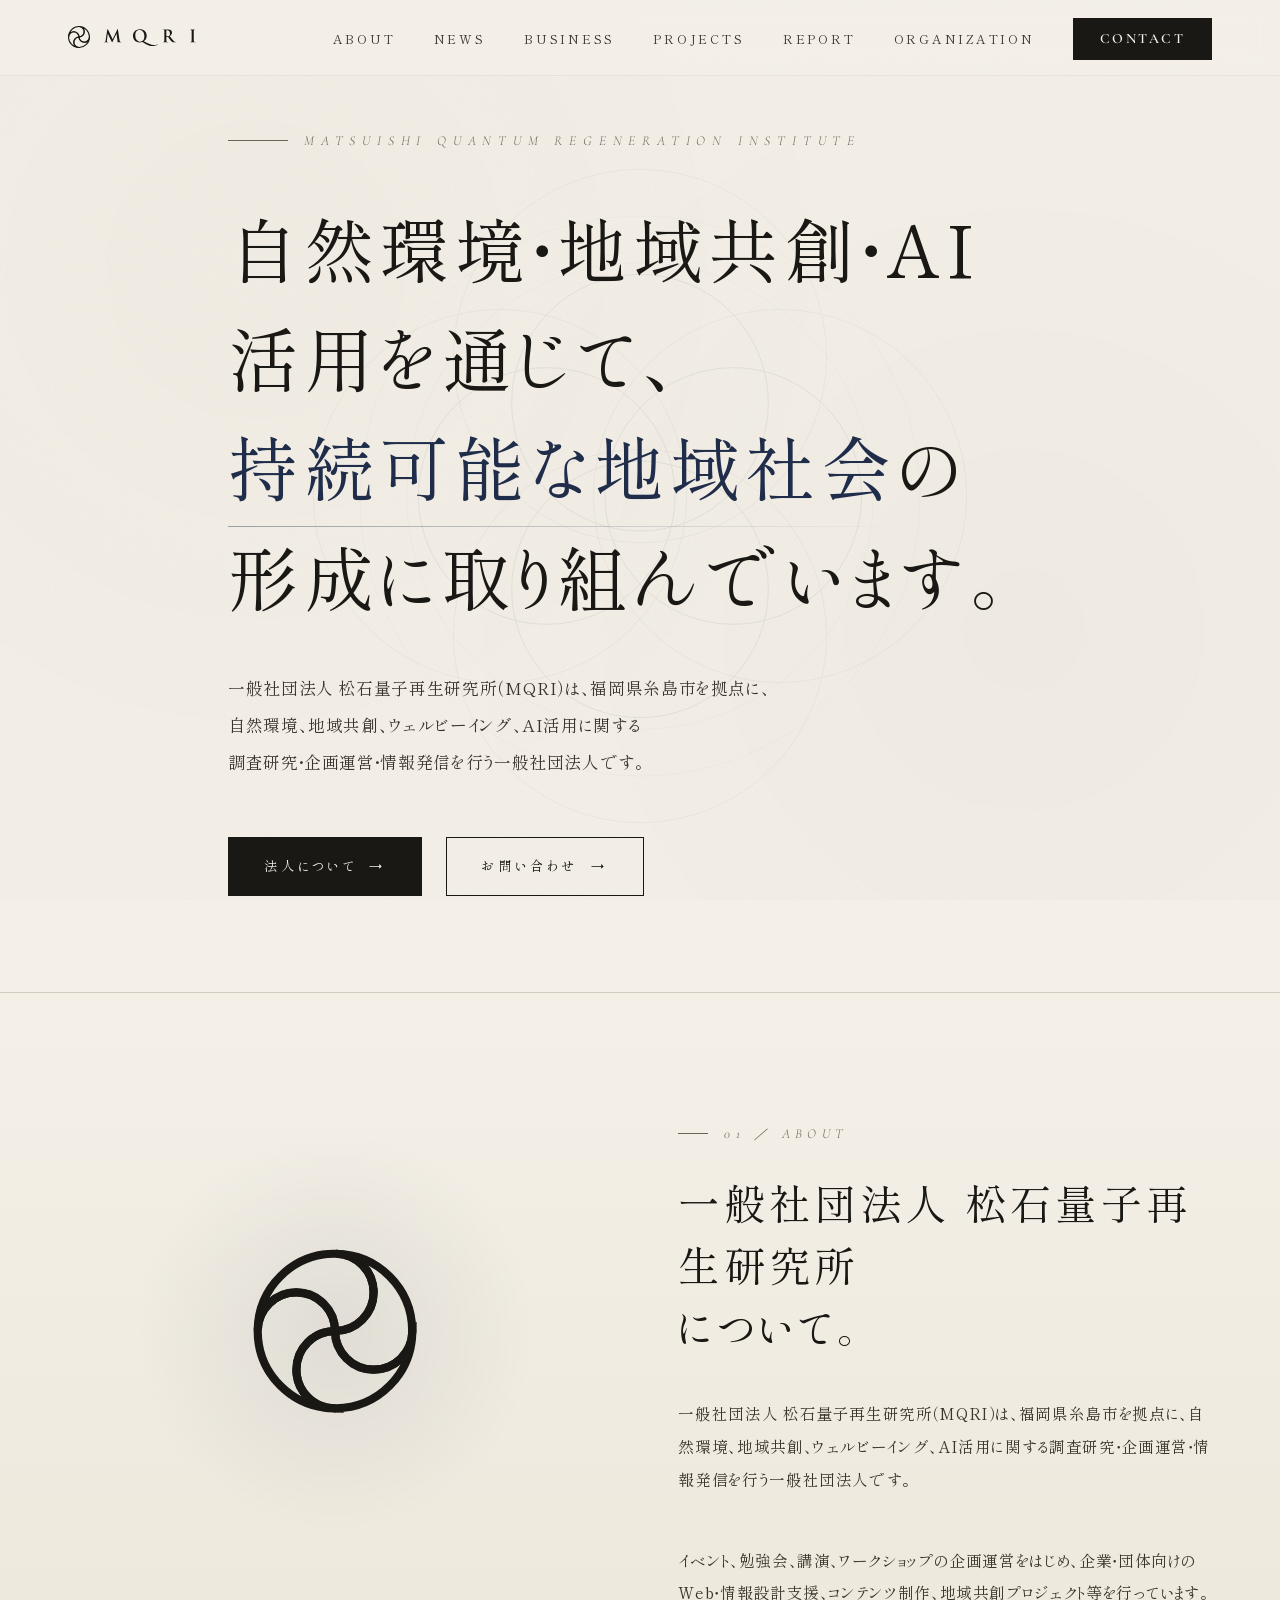
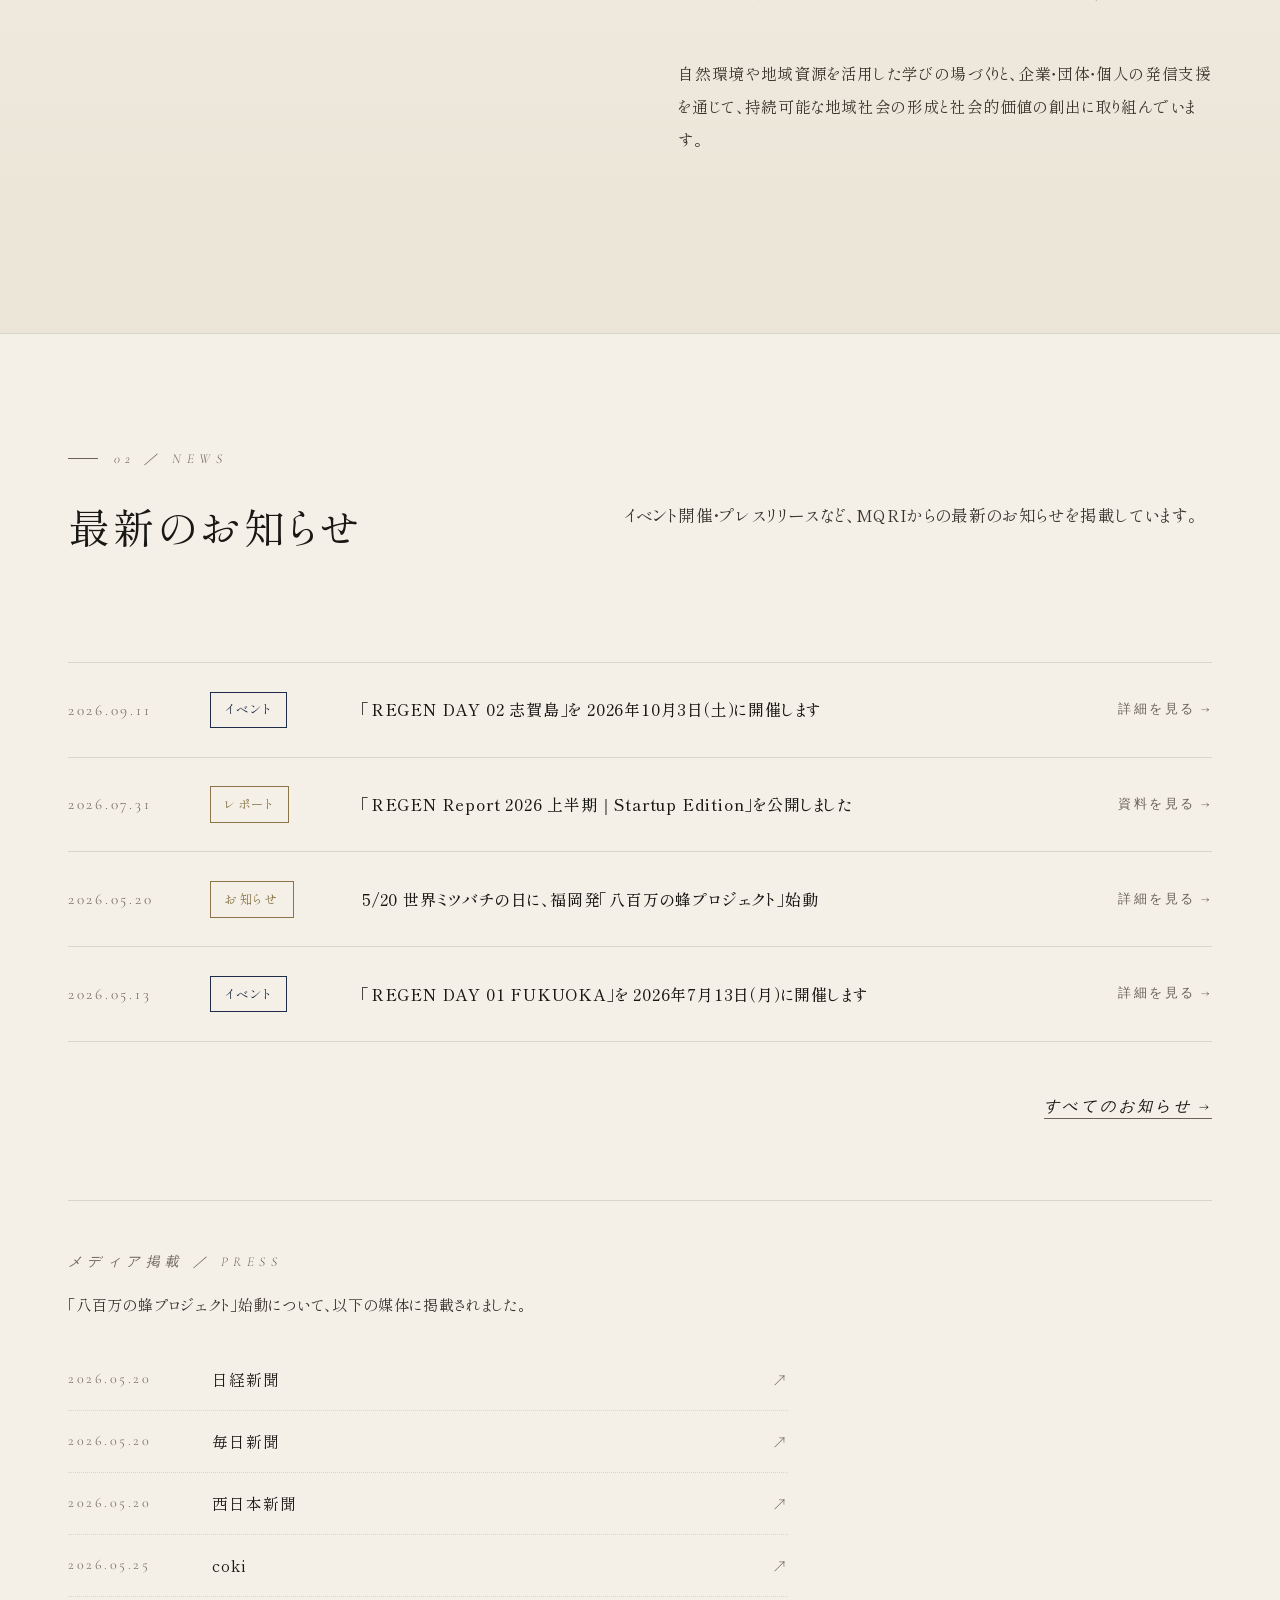
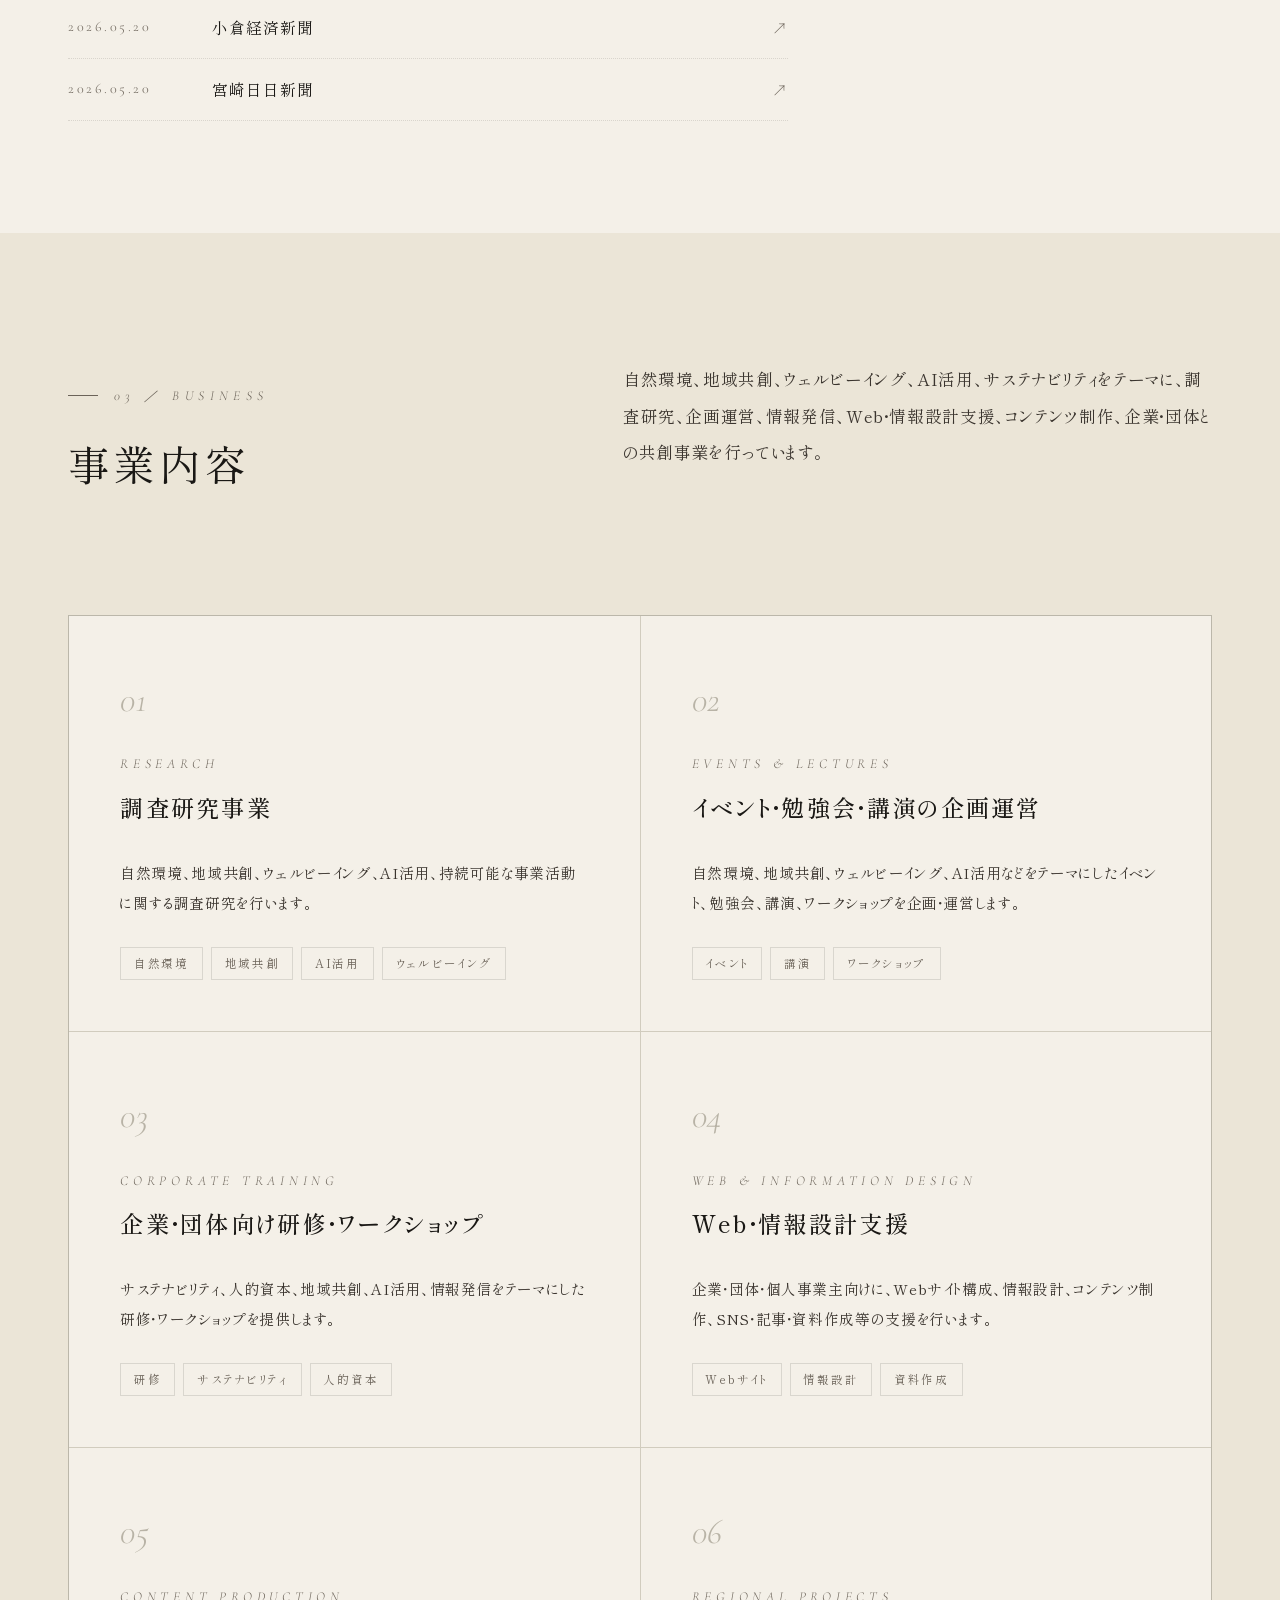
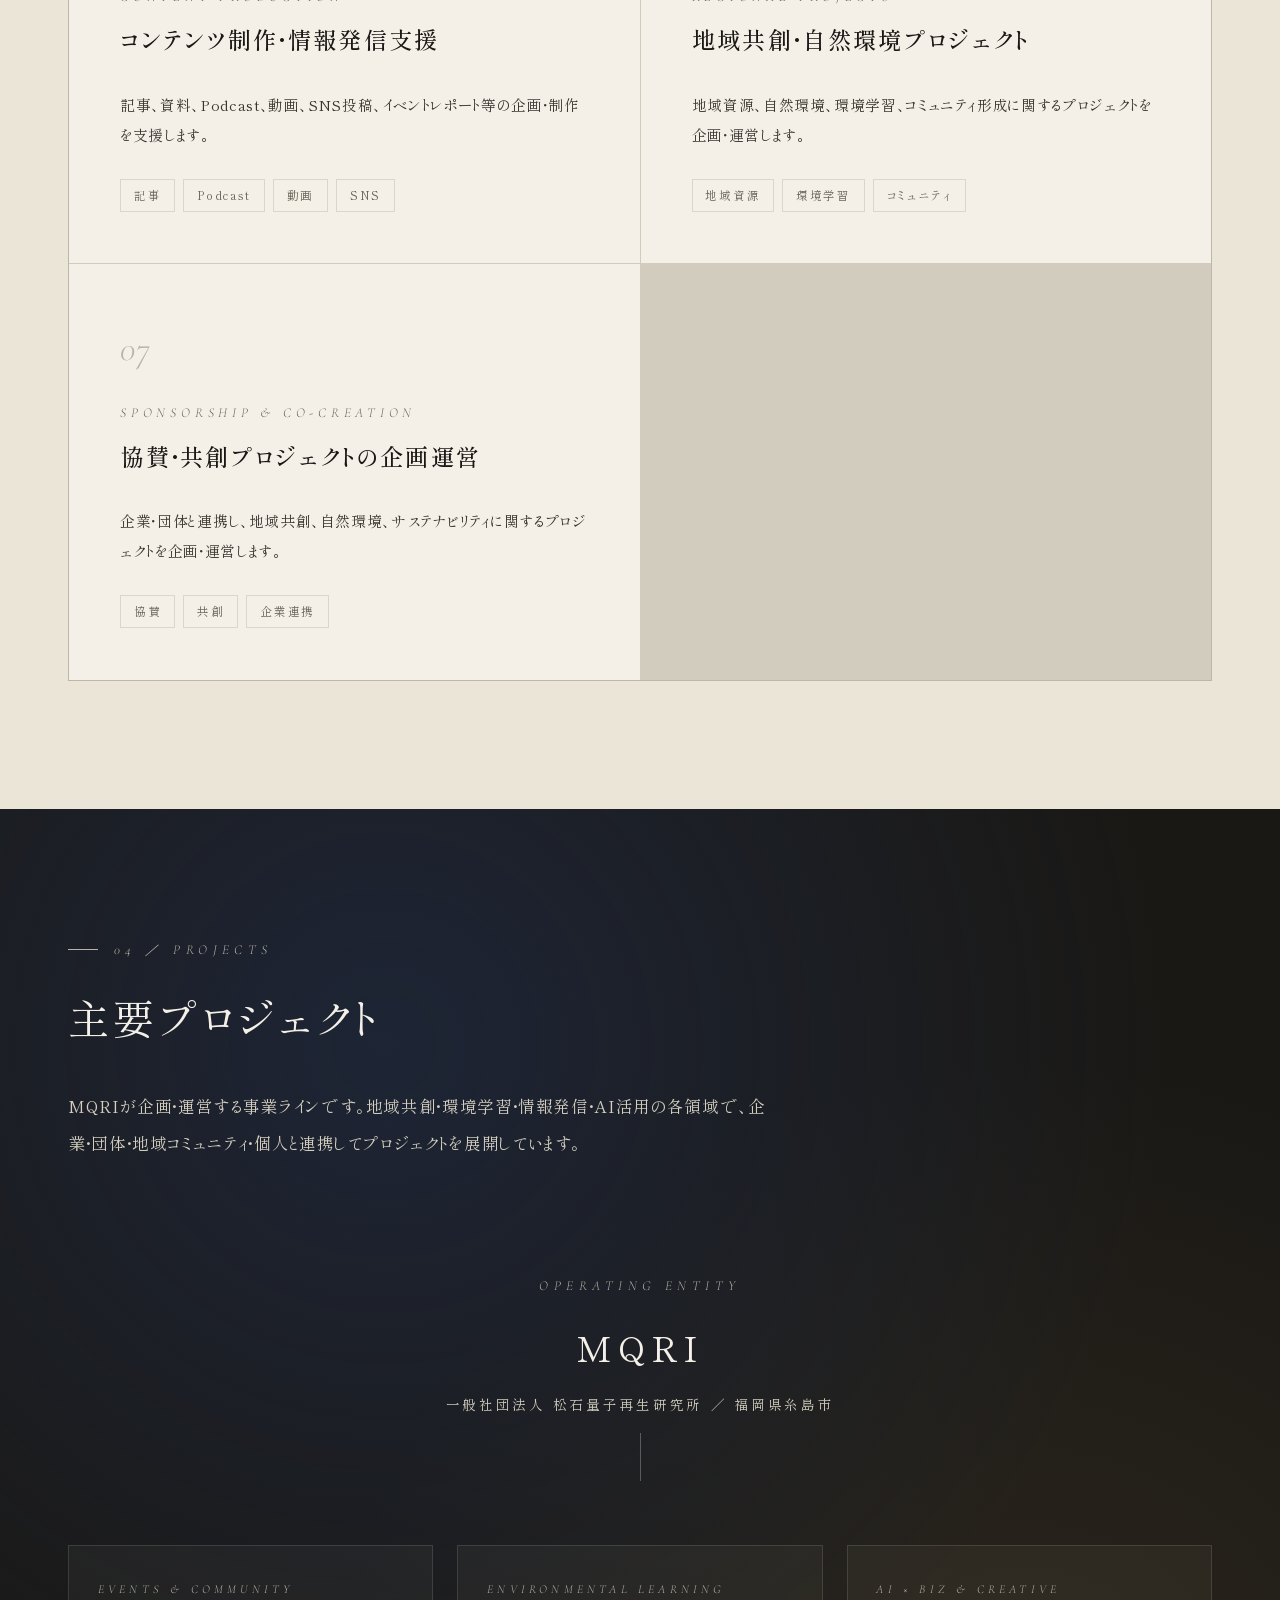
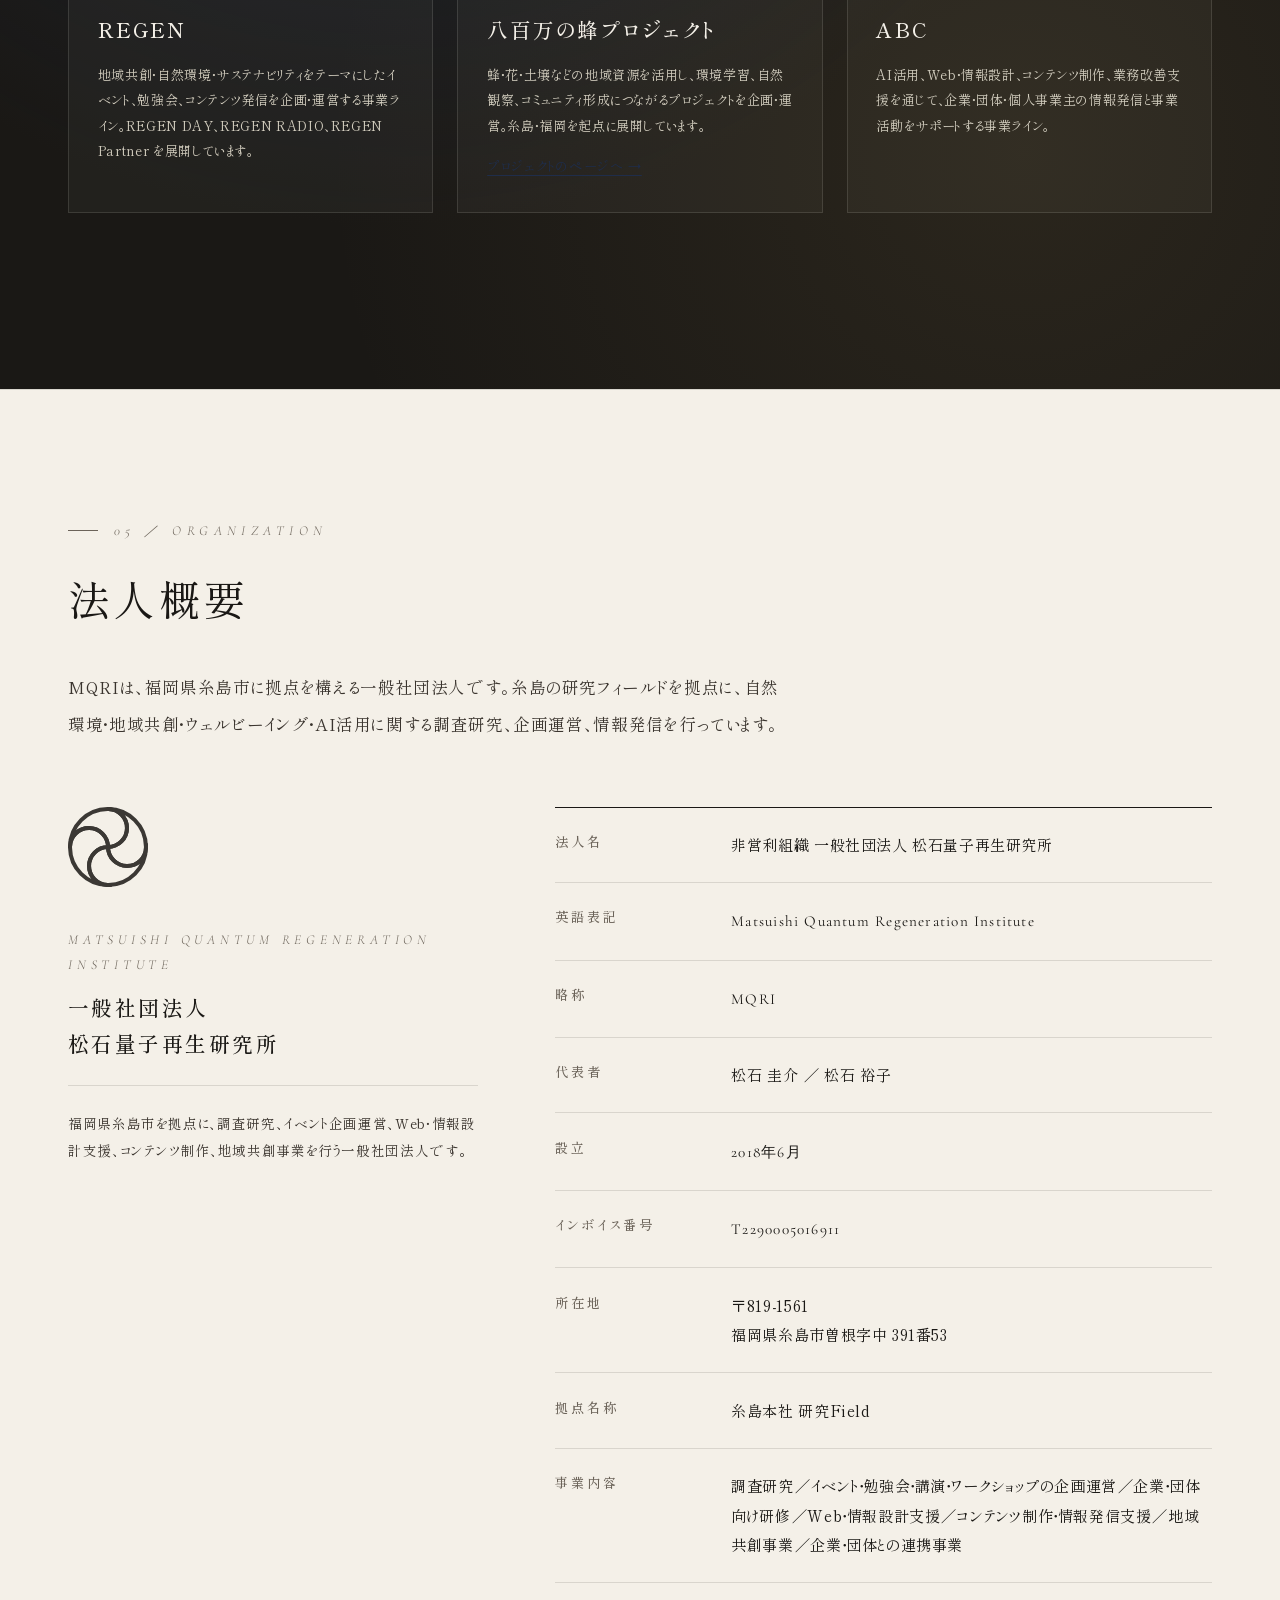
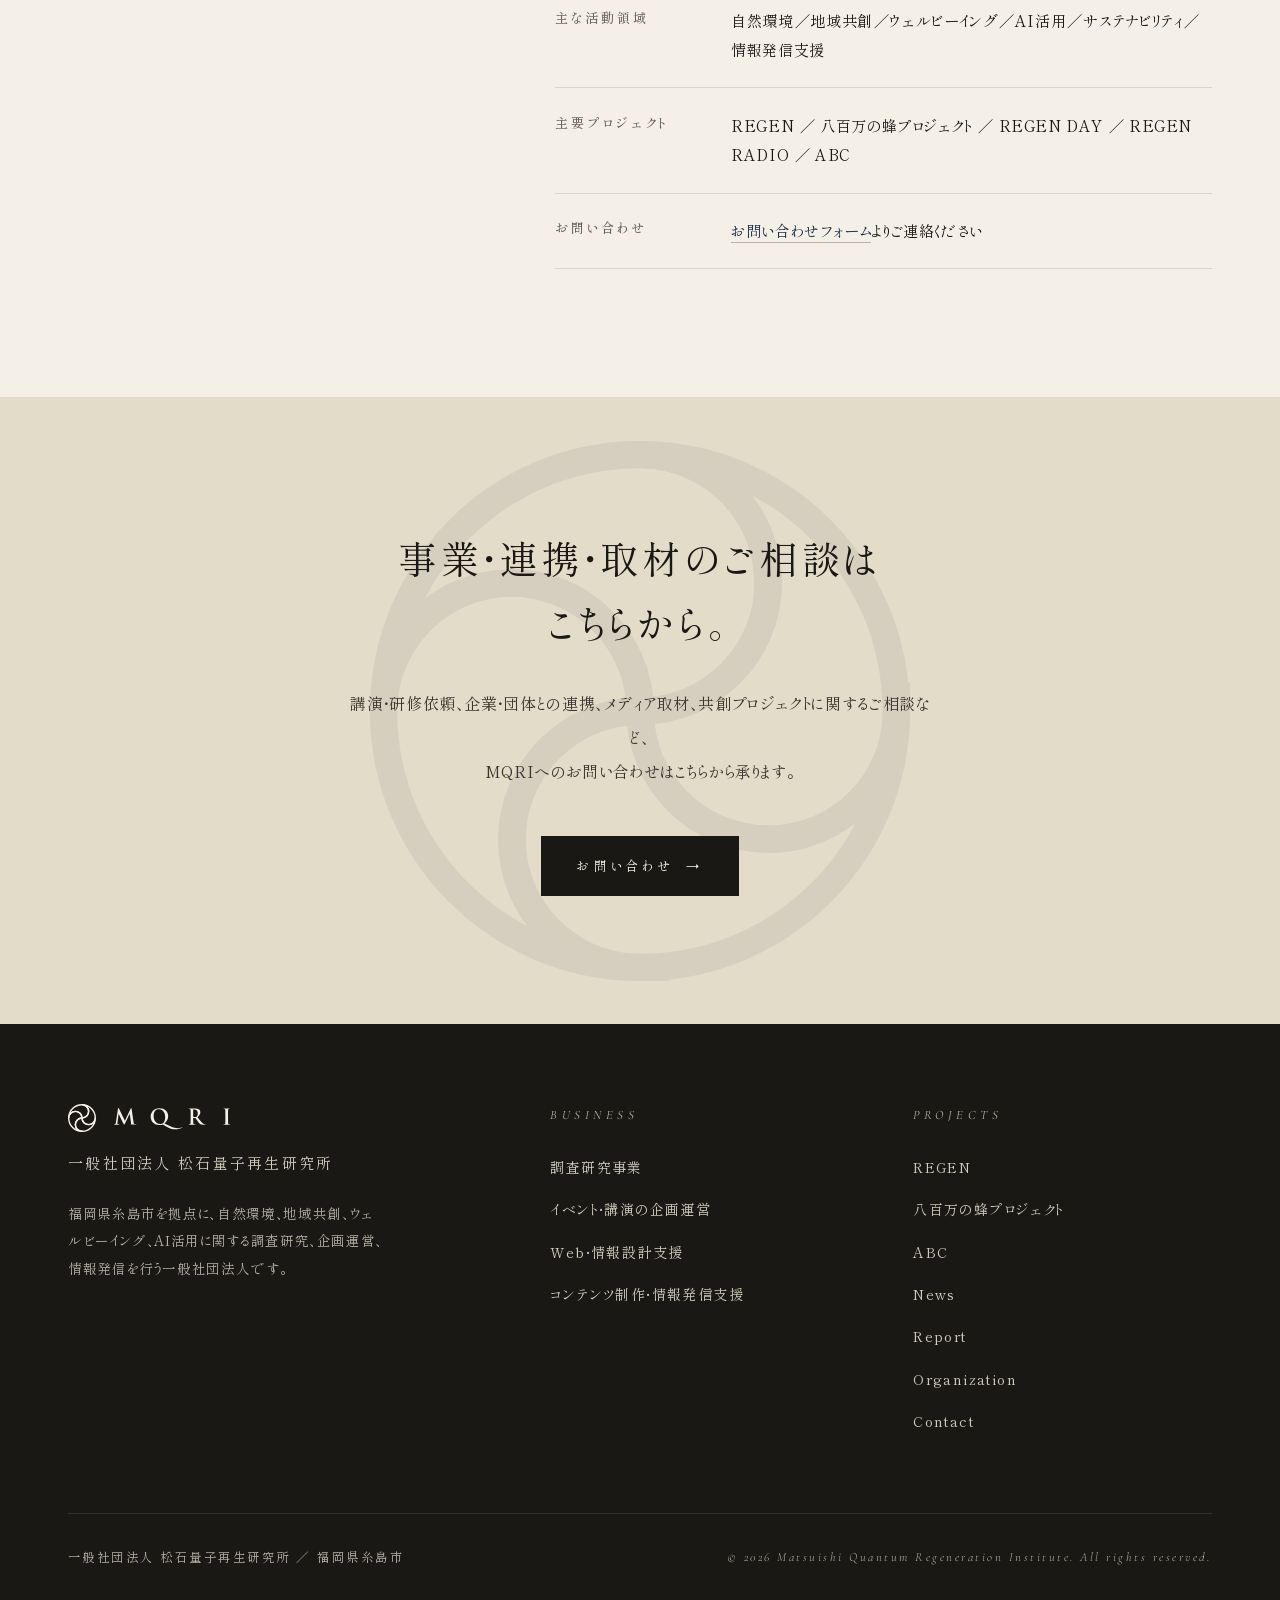
<file: index.html>
<!DOCTYPE html>
<html lang="ja">
<head>
<meta charset="UTF-8" />
<meta name="viewport" content="width=device-width, initial-scale=1.0" />
<title>MQRI ／ 一般社団法人 松石量子再生研究所</title>
<meta name="description" content="一般社団法人 松石量子再生研究所（MQRI）は、福岡県糸島市を拠点に、自然環境・地域共創・ウェルビーイング・AI活用に関する調査研究、イベント・講演・ワークショップの企画運営、Web・情報設計支援、コンテンツ制作を行う一般社団法人です。" />
<link rel="icon" type="image/svg+xml" href="/favicon.svg" />
<link rel="mask-icon" href="/favicon.svg" color="#1a1815" />
<link rel="preconnect" href="https://fonts.googleapis.com">
<link rel="preconnect" href="https://fonts.gstatic.com" crossorigin>
<link href="https://fonts.googleapis.com/css2?family=Cormorant+Garamond:ital,wght@0,300;0,400;0,500;1,300;1,400&family=Noto+Serif+JP:wght@200;300;400;500;600;700&family=Shippori+Mincho:wght@400;500;600&display=swap" rel="stylesheet">
<style>
:root {
  --ink: #1a1815;
  --ink-soft: #3a342e;
  --ink-mute: #6b6359;
  --paper: #f4f0e8;
  --paper-warm: #ebe5d7;
  --paper-deep: #e3dcc9;
  --indigo: #1f2d4a;
  --indigo-deep: #0e1729;
  --silver: #b8b3a6;
  --silver-light: #d4cfc0;
  --gold: #8a7548;
  --line: rgba(26, 24, 21, 0.12);
  --line-soft: rgba(26, 24, 21, 0.06);
}

* { margin: 0; padding: 0; box-sizing: border-box; }

html { scroll-behavior: smooth; }

body {
  font-family: "Shippori Mincho", "Noto Serif JP", "Cormorant Garamond", serif;
  background: var(--paper);
  color: var(--ink);
  line-height: 1.85;
  font-weight: 300;
  font-feature-settings: "palt" 1;
  letter-spacing: 0.04em;
  overflow-x: hidden;
  -webkit-font-smoothing: antialiased;
}

/* Paper texture overlay */
body::before {
  content: "";
  position: fixed;
  inset: 0;
  pointer-events: none;
  z-index: 1;
  background-image:
    radial-gradient(circle at 20% 30%, rgba(138, 117, 72, 0.025) 0%, transparent 50%),
    radial-gradient(circle at 80% 70%, rgba(31, 45, 74, 0.02) 0%, transparent 50%);
  opacity: 0.8;
}

body::after {
  content: "";
  position: fixed;
  inset: 0;
  pointer-events: none;
  z-index: 2;
  background-image: url("data:image/svg+xml;utf8,<svg xmlns='http://www.w3.org/2000/svg' width='200' height='200'><filter id='n'><feTurbulence type='fractalNoise' baseFrequency='0.85' numOctaves='2'/><feColorMatrix values='0 0 0 0 0.1 0 0 0 0 0.09 0 0 0 0 0.08 0 0 0 0.08 0'/></filter><rect width='100%25' height='100%25' filter='url(%23n)'/></svg>");
  opacity: 0.35;
  mix-blend-mode: multiply;
}

.container, .wrap {
  max-width: 1240px;
  margin: 0 auto;
  padding: 0 clamp(1.5rem, 4vw, 3rem);
  position: relative;
  z-index: 3;
}

/* ───────────── NAV ───────────── */
.nav {
  position: fixed;
  top: 0; left: 0; right: 0;
  z-index: 100;
  padding: 1.4rem 0;
  backdrop-filter: blur(12px);
  -webkit-backdrop-filter: blur(12px);
  background: rgba(244, 240, 232, 0.78);
  border-bottom: 1px solid var(--line-soft);
  transition: all 0.4s ease;
}

.nav-inner {
  display: flex;
  align-items: center;
  justify-content: space-between;
  max-width: 1240px;
  margin: 0 auto;
  padding: 0 clamp(1.5rem, 4vw, 3rem);
}

.nav-logo {
  display: flex;
  align-items: center;
  gap: 0.7rem;
  color: var(--ink);
  text-decoration: none;
}

.nav-logo-svg {
  height: 22px;
  width: auto;
  display: block;
  color: var(--ink);
}

.nav-menu {
  display: flex;
  gap: clamp(1.5rem, 3vw, 2.6rem);
  list-style: none;
  align-items: center;
}

.nav-menu a {
  color: var(--ink-soft);
  text-decoration: none;
  font-size: 0.78rem;
  letter-spacing: 0.22em;
  font-weight: 400;
  transition: color 0.3s;
  position: relative;
}

.nav-menu a::after {
  content: "";
  position: absolute;
  left: 0; bottom: -6px;
  width: 0;
  height: 1px;
  background: var(--ink);
  transition: width 0.35s ease;
}

.nav-menu a:hover { color: var(--ink); }
.nav-menu a:hover::after { width: 100%; }

.nav-menu a.nav-cta {
  padding: 0.7rem 1.6rem;
  border: 1px solid var(--ink);
  font-family: "Cormorant Garamond", "Shippori Mincho", serif;
  font-size: 0.88rem;
  letter-spacing: 0.18em;
  font-weight: 600;
  background: var(--ink);
  color: var(--paper);
  text-decoration: none;
  transition: background 0.25s, color 0.25s, border-color 0.25s;
}

.nav-menu a.nav-cta:hover {
  background: var(--paper);
  color: var(--ink);
  border-color: var(--ink);
}

.nav-menu a.nav-cta::after {
  display: none;
}

@media (max-width: 768px) {
  .nav-menu { display: none; }
}

/* ───────────── HERO ───────────── */
.hero {
  min-height: 100vh;
  display: flex;
  align-items: center;
  position: relative;
  padding: 8rem 0 6rem;
  overflow: hidden;
}

.hero-bg {
  position: absolute;
  inset: 0;
  z-index: 0;
  display: flex;
  align-items: center;
  justify-content: center;
  opacity: 0.08;
  pointer-events: none;
}

.hero-bg svg {
  width: min(85vw, 700px);
  height: auto;
}

.hero-bg .orbit {
  transform-origin: 50% 50%;
  animation: rotate 60s linear infinite;
}

.hero-bg .orbit-2 { animation-duration: 90s; animation-direction: reverse; }
.hero-bg .orbit-3 { animation-duration: 120s; }

@keyframes rotate {
  from { transform: rotate(0deg); }
  to { transform: rotate(360deg); }
}

.hero-content {
  position: relative;
  z-index: 3;
  max-width: 920px;
}

.hero-eyebrow {
  display: flex;
  align-items: center;
  gap: 1rem;
  font-family: "Cormorant Garamond", serif;
  font-size: 0.85rem;
  letter-spacing: 0.5em;
  color: var(--ink-mute);
  margin-bottom: 2.5rem;
  text-transform: uppercase;
  font-style: italic;
  opacity: 0;
  animation: fadeUp 1.2s 0.2s forwards;
}

.hero-eyebrow::before {
  content: "";
  width: 60px;
  height: 1px;
  background: var(--ink-mute);
}

.hero-title {
  font-family: "Shippori Mincho", serif;
  font-size: clamp(2.2rem, 5.5vw, 4.4rem);
  font-weight: 400;
  line-height: 1.55;
  letter-spacing: 0.08em;
  color: var(--ink);
  margin-bottom: 2.5rem;
  opacity: 0;
  animation: fadeUp 1.4s 0.5s forwards;
}

.hero-title .accent {
  color: var(--indigo);
  position: relative;
  display: inline-block;
}

.hero-title .accent::after {
  content: "";
  position: absolute;
  left: 0; bottom: -6px;
  width: 100%;
  height: 1px;
  background: linear-gradient(90deg, var(--indigo), transparent);
  opacity: 0.4;
}

.hero-sub {
  font-size: clamp(0.95rem, 1.4vw, 1.05rem);
  line-height: 2.2;
  color: var(--ink-soft);
  max-width: 640px;
  margin-bottom: 3.5rem;
  font-weight: 300;
  opacity: 0;
  animation: fadeUp 1.4s 0.8s forwards;
}

.hero-cta {
  display: flex;
  gap: 1.5rem;
  flex-wrap: wrap;
  opacity: 0;
  animation: fadeUp 1.4s 1.1s forwards;
}

.btn-primary, .btn-ghost {
  display: inline-flex;
  align-items: center;
  gap: 0.8rem;
  padding: 1.05rem 2.2rem;
  font-size: 0.82rem;
  letter-spacing: 0.28em;
  text-decoration: none;
  transition: all 0.35s ease;
  font-weight: 400;
}

.btn-primary {
  background: var(--ink);
  color: var(--paper);
  border: 1px solid var(--ink);
}

.btn-primary:hover {
  background: var(--indigo);
  border-color: var(--indigo);
  transform: translateY(-2px);
}

.btn-ghost {
  background: transparent;
  color: var(--ink);
  border: 1px solid var(--ink);
}

.btn-ghost:hover {
  background: var(--ink);
  color: var(--paper);
}

.btn-arrow {
  display: inline-block;
  transition: transform 0.3s;
}

.btn-primary:hover .btn-arrow,
.btn-ghost:hover .btn-arrow {
  transform: translateX(4px);
}

@keyframes fadeUp {
  from { opacity: 0; transform: translateY(24px); }
  to { opacity: 1; transform: translateY(0); }
}

/* ───────────── SECTION COMMON ───────────── */
section { padding: clamp(5rem, 10vw, 9rem) 0; position: relative; }

.section-num {
  font-family: "Cormorant Garamond", serif;
  font-style: italic;
  font-size: 0.85rem;
  letter-spacing: 0.4em;
  color: var(--ink-mute);
  margin-bottom: 1.5rem;
  display: flex;
  align-items: center;
  gap: 1rem;
}

.section-num::before {
  content: "";
  width: 30px;
  height: 1px;
  background: var(--ink-mute);
}

.section-title {
  font-family: "Shippori Mincho", serif;
  font-size: clamp(1.7rem, 3.5vw, 2.6rem);
  font-weight: 400;
  line-height: 1.5;
  letter-spacing: 0.08em;
  margin-bottom: 2.5rem;
  color: var(--ink);
}

.section-lead {
  font-size: clamp(0.95rem, 1.3vw, 1.05rem);
  line-height: 2.2;
  color: var(--ink-soft);
  max-width: 720px;
  margin-bottom: 4rem;
}

/* ───────────── CONCEPT SECTION ───────────── */
.concept {
  background: linear-gradient(180deg, var(--paper) 0%, var(--paper-warm) 100%);
  border-top: 1px solid var(--line);
  border-bottom: 1px solid var(--line);
}

.concept-grid {
  display: grid;
  grid-template-columns: 1fr 1fr;
  gap: clamp(3rem, 6vw, 6rem);
  align-items: start;
}

@media (max-width: 900px) {
  .concept-grid { grid-template-columns: 1fr; }
}

.concept-visual {
  position: sticky;
  top: 8rem;
  display: flex;
  justify-content: center;
}

.concept-visual svg {
  width: 100%;
  max-width: 420px;
  height: auto;
}

.concept-text-block {
  margin-bottom: 3rem;
}

.concept-text-block h3 {
  font-family: "Shippori Mincho", serif;
  font-size: 1.15rem;
  font-weight: 500;
  margin-bottom: 1rem;
  color: var(--ink);
  letter-spacing: 0.15em;
}

.concept-text-block p {
  font-size: 0.98rem;
  line-height: 2.1;
  color: var(--ink-soft);
}

.concept-quote {
  font-family: "Shippori Mincho", serif;
  font-size: clamp(1.2rem, 2vw, 1.55rem);
  font-weight: 400;
  line-height: 2;
  color: var(--ink);
  padding: 2.5rem 0;
  border-top: 1px solid var(--line);
  border-bottom: 1px solid var(--line);
  margin: 3rem 0;
  letter-spacing: 0.12em;
}

/* ───────────── NEWS (top page section) ───────────── */
.news-section {
  padding: 7rem 0;
  position: relative;
}

.news-section-header {
  display: grid;
  grid-template-columns: 1fr 1.2fr;
  gap: 4rem;
  margin-bottom: 4rem;
  align-items: end;
}

@media (max-width: 768px) {
  .news-section-header { grid-template-columns: 1fr; gap: 1.5rem; }
}

.news-cards {
  display: grid;
  gap: 0;
  border-top: 1px solid var(--line);
}

.news-card {
  display: grid;
  grid-template-columns: 110px 120px 1fr auto;
  gap: 2rem;
  align-items: center;
  padding: 1.8rem 0;
  border-bottom: 1px solid var(--line);
  text-decoration: none;
  color: var(--ink);
  transition: background 0.25s, padding-left 0.25s;
}

.news-card:hover {
  background: rgba(255, 255, 255, 0.4);
  padding-left: 1rem;
}

.news-card .date {
  font-family: "Cormorant Garamond", serif;
  font-size: 0.95rem;
  letter-spacing: 0.18em;
  color: var(--ink-mute);
}

.news-card .category {
  font-family: "Shippori Mincho", serif;
  font-size: 0.78rem;
  letter-spacing: 0.2em;
  padding: 0.35rem 0.9rem;
  border: 1px solid var(--ink-mute);
  color: var(--ink-soft);
  justify-self: start;
}

.news-card .category.event { color: var(--indigo); border-color: var(--indigo); }
.news-card .category.press { color: var(--gold); border-color: var(--gold); }

.news-card .news-card-meta {
  display: contents;
}

.news-card-title {
  font-family: "Shippori Mincho", serif;
  font-size: 1rem;
  font-weight: 500;
  line-height: 1.7;
  letter-spacing: 0.05em;
  color: var(--ink);
}

.news-card-excerpt { display: none; }

.news-card-link {
  font-family: "Cormorant Garamond", serif;
  font-size: 0.8rem;
  letter-spacing: 0.2em;
  color: var(--ink-mute);
  text-transform: uppercase;
  white-space: nowrap;
  transition: color 0.25s;
}

.news-card:hover .news-card-link { color: var(--ink); }

@media (max-width: 768px) {
  .news-card {
    grid-template-columns: auto auto;
    grid-template-areas:
      "date category"
      "title title"
      "link link";
    gap: 0.7rem;
    padding: 1.5rem 0;
  }
  .news-card .news-card-meta { display: contents; }
  .news-card .date { grid-area: date; }
  .news-card .category { grid-area: category; justify-self: end; }
  .news-card-title { grid-area: title; }
  .news-card-link { grid-area: link; justify-self: end; }
  .news-card:hover { padding-left: 0; }
}

.news-section-footer {
  margin-top: 3rem;
  text-align: right;
}

.news-archive-link {
  font-family: "Cormorant Garamond", serif;
  font-style: italic;
  font-size: 0.95rem;
  letter-spacing: 0.18em;
  color: var(--ink);
  text-decoration: none;
  border-bottom: 1px solid var(--ink-mute);
  padding-bottom: 0.2rem;
  transition: border-color 0.25s;
}

.news-archive-link:hover { border-bottom-color: var(--ink); }

/* ─── メディア掲載 sub-block (within NEWS section) ─── */
.news-press {
  margin-top: 5rem;
  padding-top: 3rem;
  border-top: 1px solid var(--line);
}

.news-press-header {
  margin-bottom: 1.8rem;
}

.news-press-label {
  font-family: "Cormorant Garamond", serif;
  font-style: italic;
  font-size: 0.85rem;
  letter-spacing: 0.4em;
  color: var(--ink-mute);
  text-transform: uppercase;
  margin-bottom: 1rem;
}

.news-press-intro {
  font-family: "Shippori Mincho", serif;
  font-size: 0.95rem;
  line-height: 1.95;
  color: var(--ink-soft);
  letter-spacing: 0.05em;
  max-width: 720px;
}

.news-press-list {
  list-style: none;
  padding: 0;
  margin: 0;
  max-width: 720px;
}

.news-press-list li { margin: 0; }

.news-press-list a {
  display: grid;
  grid-template-columns: 120px 1fr auto;
  gap: 1.5rem;
  align-items: center;
  padding: 1rem 0;
  border-bottom: 1px dotted var(--line);
  text-decoration: none;
  color: var(--ink);
  transition: padding-left 0.2s, border-bottom-color 0.2s;
}

.news-press-list a:hover {
  padding-left: 0.5rem;
  border-bottom-color: var(--ink-mute);
}

.news-press-list .press-date {
  font-family: "Cormorant Garamond", serif;
  font-size: 0.88rem;
  letter-spacing: 0.18em;
  color: var(--ink-mute);
}

.news-press-list .press-media {
  font-family: "Shippori Mincho", serif;
  font-size: 0.98rem;
  letter-spacing: 0.06em;
  color: var(--ink);
}

.news-press-list .press-arrow {
  font-size: 0.95rem;
  color: var(--ink-mute);
  transition: color 0.2s;
}

.news-press-list a:hover .press-arrow {
  color: var(--ink);
}

@media (max-width: 600px) {
  .news-press-list a {
    grid-template-columns: auto 1fr auto;
    gap: 1rem;
  }
}

/* ───────────── FOUR REGENERATIONS ───────────── */
.regen {
  background: var(--paper-warm);
  position: relative;
}

.regen-header {
  display: grid;
  grid-template-columns: 1fr 1.2fr;
  gap: 4rem;
  margin-bottom: 5rem;
  align-items: end;
}

@media (max-width: 900px) {
  .regen-header { grid-template-columns: 1fr; gap: 2rem; }
}

.regen-grid {
  display: grid;
  grid-template-columns: repeat(2, 1fr);
  gap: 1px;
  background: var(--line);
  border: 1px solid var(--line);
}

@media (max-width: 768px) {
  .regen-grid { grid-template-columns: 1fr; }
}

.regen-card {
  background: var(--paper);
  padding: clamp(2.5rem, 4vw, 3.5rem);
  position: relative;
  transition: background 0.5s ease;
  overflow: hidden;
}

.regen-card:hover {
  background: var(--paper-deep);
}

.regen-card::before {
  content: "";
  position: absolute;
  top: 0; left: 0;
  width: 0;
  height: 2px;
  background: var(--indigo);
  transition: width 0.6s ease;
}

.regen-card:hover::before { width: 100%; }

.regen-card-num {
  font-family: "Cormorant Garamond", serif;
  font-style: italic;
  font-size: 2.2rem;
  color: var(--silver);
  margin-bottom: 1.2rem;
  font-weight: 300;
}

.regen-card-en {
  font-family: "Cormorant Garamond", serif;
  font-size: 0.85rem;
  letter-spacing: 0.35em;
  color: var(--ink-mute);
  text-transform: uppercase;
  margin-bottom: 0.6rem;
  font-style: italic;
}

.regen-card-jp {
  font-family: "Shippori Mincho", serif;
  font-size: 1.45rem;
  font-weight: 500;
  letter-spacing: 0.1em;
  margin-bottom: 1.8rem;
  color: var(--ink);
}

.regen-card-desc {
  font-size: 0.92rem;
  line-height: 2.05;
  color: var(--ink-soft);
  margin-bottom: 1.8rem;
}

.regen-card-tags {
  display: flex;
  flex-wrap: wrap;
  gap: 0.5rem;
}

.regen-card-tags span {
  font-size: 0.72rem;
  letter-spacing: 0.15em;
  color: var(--ink-mute);
  padding: 0.3rem 0.8rem;
  border: 1px solid var(--line);
  background: var(--paper);
}

/* ───────────── BRAND STRUCTURE ───────────── */
.structure {
  background: var(--ink);
  color: var(--paper);
  position: relative;
}

.structure::before {
  content: "";
  position: absolute;
  inset: 0;
  background-image:
    radial-gradient(circle at 30% 20%, rgba(31, 45, 74, 0.6) 0%, transparent 60%),
    radial-gradient(circle at 80% 80%, rgba(138, 117, 72, 0.15) 0%, transparent 50%);
  pointer-events: none;
}

.structure .section-num { color: var(--silver); }
.structure .section-num::before { background: var(--silver); }
.structure .section-title { color: var(--paper); }
.structure .section-lead { color: var(--silver-light); }

.structure-diagram {
  position: relative;
  padding: 3rem 0;
  z-index: 2;
}

.structure-root {
  text-align: center;
  margin-bottom: 4rem;
  padding-bottom: 4rem;
  position: relative;
}

.structure-root::after {
  content: "";
  position: absolute;
  bottom: 0;
  left: 50%;
  width: 1px;
  height: 3rem;
  background: var(--silver);
  opacity: 0.4;
}

.structure-root .label {
  font-family: "Cormorant Garamond", serif;
  font-style: italic;
  font-size: 0.85rem;
  letter-spacing: 0.4em;
  color: var(--silver);
  margin-bottom: 1rem;
  text-transform: uppercase;
}

.structure-root .name {
  font-family: "Shippori Mincho", serif;
  font-size: clamp(1.6rem, 3vw, 2.2rem);
  font-weight: 400;
  letter-spacing: 0.15em;
  color: var(--paper);
  margin-bottom: 0.8rem;
}

.structure-root .role {
  font-size: 0.85rem;
  letter-spacing: 0.2em;
  color: var(--silver-light);
}

.structure-branches {
  display: grid;
  grid-template-columns: repeat(3, 1fr);
  gap: 1.5rem;
  position: relative;
}

@media (max-width: 900px) {
  .structure-branches { grid-template-columns: 1fr; }
}

.structure-branch {
  background: rgba(244, 240, 232, 0.04);
  border: 1px solid rgba(244, 240, 232, 0.12);
  padding: 2rem 1.8rem;
  position: relative;
  transition: all 0.4s;
}

.structure-branch:hover {
  background: rgba(244, 240, 232, 0.07);
  border-color: rgba(244, 240, 232, 0.25);
  transform: translateY(-4px);
}

.structure-branch .branch-label {
  font-family: "Cormorant Garamond", serif;
  font-style: italic;
  font-size: 0.75rem;
  letter-spacing: 0.35em;
  color: var(--silver);
  text-transform: uppercase;
  margin-bottom: 0.6rem;
}

.structure-branch .branch-name {
  font-family: "Shippori Mincho", serif;
  font-size: 1.3rem;
  font-weight: 500;
  letter-spacing: 0.1em;
  margin-bottom: 0.8rem;
  color: var(--paper);
}

.structure-branch .branch-more {
  display: inline-block;
  margin-top: 1rem;
  font-size: 0.82rem;
  letter-spacing: 0.08em;
  color: var(--indigo);
  text-decoration: underline;
  text-underline-offset: 4px;
}

.structure-branch .branch-desc {
  font-size: 0.82rem;
  line-height: 1.95;
  color: var(--silver-light);
}

/* ───────────── DIFFERENTIATION ───────────── */
.diff-list {
  display: grid;
  grid-template-columns: 1fr;
  gap: 0;
  margin-top: 2rem;
}

.diff-item {
  display: grid;
  grid-template-columns: 80px 1fr 2fr;
  gap: clamp(1rem, 3vw, 3rem);
  padding: 2.5rem 0;
  border-bottom: 1px solid var(--line);
  align-items: start;
  transition: padding 0.4s;
}

.diff-item:first-child { border-top: 1px solid var(--line); }
.diff-item:hover { padding-left: 1rem; }

@media (max-width: 768px) {
  .diff-item { grid-template-columns: 60px 1fr; }
  .diff-item .diff-desc { grid-column: 1 / -1; }
}

.diff-num {
  font-family: "Cormorant Garamond", serif;
  font-style: italic;
  font-size: 1.8rem;
  color: var(--gold);
  font-weight: 300;
}

.diff-title {
  font-family: "Shippori Mincho", serif;
  font-size: 1.15rem;
  font-weight: 500;
  letter-spacing: 0.1em;
  line-height: 1.7;
  color: var(--ink);
}

.diff-desc {
  font-size: 0.92rem;
  line-height: 2.05;
  color: var(--ink-soft);
}

/* ───────────── MISSION / VISION ───────────── */
.mv {
  background: linear-gradient(180deg, var(--paper-warm) 0%, var(--paper) 100%);
}

.mv-grid {
  display: grid;
  grid-template-columns: 1fr 1fr;
  gap: 1px;
  background: var(--line);
  border: 1px solid var(--line);
}

@media (max-width: 768px) {
  .mv-grid { grid-template-columns: 1fr; }
}

.mv-card {
  background: var(--paper);
  padding: clamp(2.5rem, 5vw, 4rem);
}

.mv-card .label {
  font-family: "Cormorant Garamond", serif;
  font-style: italic;
  font-size: 0.85rem;
  letter-spacing: 0.4em;
  color: var(--ink-mute);
  text-transform: uppercase;
  margin-bottom: 1.5rem;
}

.mv-card .statement {
  font-family: "Shippori Mincho", serif;
  font-size: clamp(1.3rem, 2.2vw, 1.7rem);
  font-weight: 400;
  letter-spacing: 0.1em;
  line-height: 1.85;
  color: var(--ink);
  margin-bottom: 2rem;
}

.mv-card .detail {
  font-size: 0.95rem;
  line-height: 2.1;
  color: var(--ink-soft);
}

/* ───────────── ORGANIZATION ───────────── */
.org {
  background: var(--paper);
  border-top: 1px solid var(--line);
}

.org-grid {
  display: grid;
  grid-template-columns: 1fr 1.6fr;
  gap: clamp(3rem, 6vw, 6rem);
  align-items: start;
}

@media (max-width: 900px) {
  .org-grid { grid-template-columns: 1fr; gap: 2.5rem; }
}

.org-sidebar {
  position: sticky;
  top: 8rem;
}

.org-sidebar-mark {
  width: 80px;
  height: 80px;
  margin-bottom: 2rem;
  color: var(--ink);
  opacity: 0.85;
}

.org-sidebar-en {
  font-family: "Cormorant Garamond", serif;
  font-style: italic;
  font-size: 0.85rem;
  letter-spacing: 0.35em;
  color: var(--ink-mute);
  text-transform: uppercase;
  margin-bottom: 0.8rem;
}

.org-sidebar-name {
  font-family: "Shippori Mincho", serif;
  font-size: 1.3rem;
  font-weight: 500;
  letter-spacing: 0.12em;
  line-height: 1.7;
  color: var(--ink);
  margin-bottom: 1.5rem;
}

.org-sidebar-note {
  font-size: 0.85rem;
  line-height: 2;
  color: var(--ink-soft);
  padding-top: 1.5rem;
  border-top: 1px solid var(--line);
}

.org-table {
  width: 100%;
  border-collapse: collapse;
  border-top: 1px solid var(--ink);
}

.org-table tr {
  border-bottom: 1px solid var(--line);
  transition: background 0.3s;
}

.org-table tr:hover {
  background: rgba(31, 45, 74, 0.025);
}

.org-table th,
.org-table td {
  text-align: left;
  padding: 1.4rem 0;
  vertical-align: top;
  font-weight: 400;
}

.org-table th {
  width: 11rem;
  font-family: "Shippori Mincho", serif;
  font-size: 0.82rem;
  letter-spacing: 0.22em;
  color: var(--ink-mute);
  padding-right: 1.5rem;
  font-weight: 500;
}

.org-table td {
  font-size: 0.95rem;
  line-height: 1.95;
  color: var(--ink);
  letter-spacing: 0.04em;
}

.org-table td .en-tag {
  font-family: "Cormorant Garamond", serif;
  font-style: italic;
  color: var(--ink-mute);
  margin-right: 0.6rem;
  font-size: 0.9em;
}

.org-table td .mono {
  font-family: "Cormorant Garamond", serif;
  letter-spacing: 0.08em;
  font-size: 0.95rem;
}

.org-table td a {
  color: var(--indigo);
  text-decoration: none;
  border-bottom: 1px solid var(--silver);
  padding-bottom: 1px;
  transition: border-color 0.3s;
}

.org-table td a:hover {
  border-bottom-color: var(--indigo);
}

@media (max-width: 768px) {
  .org-table th, .org-table td {
    display: block;
    width: 100%;
    padding: 1rem 0 0.3rem;
  }
  .org-table td {
    padding-top: 0;
    padding-bottom: 1.2rem;
  }
  .org-table tr { padding: 0.5rem 0; }
}

/* ───────────── CTA ───────────── */
.cta {
  background: var(--paper-deep);
  text-align: center;
  position: relative;
  overflow: hidden;
}

.cta-inner { position: relative; z-index: 2; }

.cta-bg-mark {
  position: absolute;
  top: 50%; left: 50%;
  transform: translate(-50%, -50%);
  width: 60vmin;
  height: 60vmin;
  opacity: 0.07;
  z-index: 1;
  animation: rotate 80s linear infinite;
}

.cta-title {
  font-family: "Shippori Mincho", serif;
  font-size: clamp(1.6rem, 3.2vw, 2.4rem);
  font-weight: 400;
  letter-spacing: 0.12em;
  line-height: 1.7;
  margin-bottom: 2rem;
  color: var(--ink);
}

.cta-text {
  font-size: 1rem;
  line-height: 2.1;
  color: var(--ink-soft);
  max-width: 580px;
  margin: 0 auto 3rem;
}

.cta-actions {
  display: flex;
  gap: 1.5rem;
  justify-content: center;
  flex-wrap: wrap;
}

/* ───────────── FOOTER ───────────── */
footer {
  background: var(--ink);
  color: var(--silver-light);
  padding: 5rem 0 2rem;
  position: relative;
}

.footer-grid {
  display: grid;
  grid-template-columns: 1.4fr 1fr 1fr;
  gap: 4rem;
  margin-bottom: 4rem;
}

@media (max-width: 768px) {
  .footer-grid { grid-template-columns: 1fr; gap: 2.5rem; }
}

.footer-brand .brand-svg {
  height: 28px;
  width: auto;
  display: block;
  color: var(--paper);
  margin-bottom: 1rem;
}

.footer-brand .ja {
  font-family: "Shippori Mincho", serif;
  font-size: 0.95rem;
  letter-spacing: 0.15em;
  color: var(--silver-light);
  margin-bottom: 1.5rem;
}

.footer-brand p {
  font-size: 0.85rem;
  line-height: 2;
  color: var(--silver);
  max-width: 320px;
}

.footer-col h5 {
  font-family: "Cormorant Garamond", serif;
  font-style: italic;
  font-size: 0.8rem;
  letter-spacing: 0.35em;
  color: var(--silver);
  text-transform: uppercase;
  margin-bottom: 1.5rem;
  font-weight: 400;
}

.footer-col ul { list-style: none; }
.footer-col li { margin-bottom: 0.8rem; }
.footer-col a {
  color: var(--silver-light);
  text-decoration: none;
  font-size: 0.88rem;
  letter-spacing: 0.1em;
  transition: color 0.3s;
}
.footer-col a:hover { color: var(--paper); }

.footer-bottom {
  border-top: 1px solid rgba(244, 240, 232, 0.1);
  padding-top: 2rem;
  display: flex;
  justify-content: space-between;
  align-items: center;
  flex-wrap: wrap;
  gap: 1rem;
}

.footer-bottom p {
  font-size: 0.78rem;
  letter-spacing: 0.2em;
  color: var(--silver);
}

.footer-bottom .copy {
  font-family: "Cormorant Garamond", serif;
  font-style: italic;
}

/* ───────────── REVEAL ANIMATIONS ───────────── */
.reveal {
  opacity: 0;
  transform: translateY(30px);
  transition: opacity 1s ease, transform 1s ease;
}

.reveal.visible {
  opacity: 1;
  transform: translateY(0);
}

/* MQRI Logo SVG paths styling */
.mqri-mark { stroke: currentColor; fill: none; stroke-width: 0.78; stroke-miterlimit: 10; }
.mqri-text { fill: currentColor; }

/* ───────────── MOBILE: iOS Safari paint artifact fixes ───────────── */
@media (max-width: 768px) {
  /* fixed-position overlays with mix-blend-mode leave ghost trails on iOS scroll */
  body::before,
  body::after { display: none; }

  /* infinite SVG rotations churn composite layers — freeze on mobile */
  .hero-bg .orbit,
  .cta-bg-mark { animation: none; }

  /* sticky elements ghost on iOS during fast scroll AND overlap stacked content */
  .concept-visual,
  .org-sidebar { position: static; top: auto; }

  /* shrink decorative visuals when stacked so they don't dominate the screen */
  .concept-visual svg { max-width: 220px; }
  .org-sidebar-mark { width: 60px; height: 60px; margin-bottom: 1.2rem; }

  /* keep fixed nav and decorative bg on their own GPU layers so repaint is clean */
  .nav,
  .hero-bg,
  .cta-bg-mark {
    transform: translateZ(0);
    -webkit-transform: translateZ(0);
    isolation: isolate;
  }

  /* clip every section so absolutely positioned children can't bleed past during scroll */
  section { overflow: hidden; }
}

</style>
</head>
<body>

<!-- ============ NAVIGATION ============ -->
<nav class="nav">
  <div class="nav-inner">
    <a href="#" class="nav-logo" aria-label="MQRI">
      <svg class="nav-logo-svg" viewBox="0 0 89.91 15.5" xmlns="http://www.w3.org/2000/svg" aria-hidden="true">
        <g fill="currentColor">
          <path d="M27.72,2.52c.04-.2.11-.31.2-.31s.17.06.32.37l3.25,6.71,3.24-6.8c.1-.19.16-.29.26-.29s.18.12.21.37l1.08,7.36c.11.75.23,1.1.58,1.2.34.11.58.12.74.12.11,0,.19.01.19.08,0,.1-.14.13-.31.13-.3,0-1.94-.04-2.42-.07-.27-.02-.35-.06-.35-.13,0-.06.05-.09.13-.13.07-.02.11-.18.06-.51l-.71-5.24h-.05l-2.59,5.4c-.27.56-.33.67-.44.67s-.23-.24-.42-.59c-.29-.55-1.23-2.37-1.37-2.7-.11-.25-.82-1.75-1.24-2.64h-.05l-.62,4.74c-.02.21-.04.37-.04.56,0,.23.15.33.36.38.21.05.38.06.5.06.1,0,.18.02.18.08,0,.11-.11.13-.29.13-.5,0-1.04-.04-1.25-.04-.23,0-.8.04-1.18.04-.12,0-.21-.02-.21-.13,0-.06.07-.08.19-.08.09,0,.18,0,.36-.04.33-.07.43-.54.49-.94l1.18-7.76Z"/>
          <path d="M52.48,11.32c-.48.18-1.24.31-1.87.31-3.49,0-4.84-2.58-4.84-4.72,0-1.94,1.39-4.61,4.88-4.61,2.84,0,4.82,1.73,4.82,4.51,0,2.09-1.32,3.42-2.07,3.92l2.39,1.23c2.51,1.29,4.09,1.42,4.9,1.42.62,0,1.5-.1,2.32-.42.07-.02.13-.06.18-.06.06,0,.11.05.11.11,0,.07-.06.11-.14.14-.71.34-2.06.89-3.77.89-1.8,0-3.07-.46-5.03-1.62l-1.87-1.1ZM53.8,7.13c0-2.88-1.79-4.26-3.43-4.26s-2.95,1-2.95,3.76,1.71,4.4,3.63,4.4c.95,0,2.75-.42,2.75-3.9Z"/>
          <path d="M67.89,5.92c0-1.81,0-2.14-.02-2.52-.02-.4-.12-.59-.51-.68-.09-.02-.3-.04-.46-.04-.13,0-.2-.02-.2-.11s.08-.11.26-.11c.63,0,1.38.04,1.63.04.4,0,1.31-.04,1.68-.04.75,0,1.55.07,2.19.51.33.23.81.83.81,1.63,0,.88-.37,1.69-1.57,2.67,1.06,1.33,1.88,2.39,2.58,3.13.67.69,1.15.77,1.33.81.13.02.24.04.33.04s.14.04.14.1c0,.09-.08.12-.23.12h-1.13c-.67,0-.96-.06-1.27-.23-.51-.27-.96-.83-1.63-1.75-.48-.65-1.02-1.46-1.18-1.64-.06-.07-.13-.08-.21-.08l-1.04-.02c-.06,0-.09.02-.09.09v.17c0,1.11,0,2.05.06,2.55.04.35.11.61.46.65.18.02.44.05.58.05.1,0,.14.04.14.1,0,.08-.08.12-.24.12-.69,0-1.57-.04-1.75-.04-.23,0-.98.04-1.45.04-.15,0-.24-.04-.24-.12,0-.06.05-.1.19-.1.18,0,.32-.02.43-.05.24-.05.3-.31.35-.65.06-.5.06-1.44.06-2.54v-2.09ZM69.3,6.86c0,.13.02.18.11.21.25.08.61.12.9.12.48,0,.63-.05.84-.2.36-.26.7-.81.7-1.79,0-1.69-1.12-2.18-1.82-2.18-.3,0-.51.01-.63.05-.08.02-.11.07-.11.17v3.62Z"/>
          <path d="M87.11,5.92c0-1.81,0-2.14-.02-2.52-.02-.4-.14-.61-.4-.67-.13-.04-.29-.05-.43-.05-.12,0-.19-.02-.19-.12,0-.07.1-.09.29-.09.45,0,1.2.04,1.55.04.3,0,1-.04,1.45-.04.15,0,.25.02.25.09,0,.1-.07.12-.19.12s-.21.01-.36.04c-.32.06-.42.26-.44.68-.02.38-.02.71-.02,2.52v2.09c0,1.15,0,2.09.05,2.61.04.32.12.54.48.58.17.02.43.05.61.05.13,0,.19.04.19.1,0,.08-.1.12-.23.12-.79,0-1.54-.04-1.86-.04-.27,0-1.02.04-1.5.04-.15,0-.24-.04-.24-.12,0-.06.05-.1.19-.1.18,0,.32-.02.43-.05.24-.05.31-.25.35-.59.06-.5.06-1.44.06-2.59v-2.09Z"/>
        </g>
        <g fill="none" stroke="currentColor" stroke-miterlimit="10" stroke-width="0.78">
          <path d="M11.43,4.07c0,2.03-1.65,3.68-3.68,3.68,0-2.03-1.65-3.68-3.68-3.68S.44,5.67.39,7.66C.44,3.67,3.67.44,7.65.39c.03,0,.06,0,.09,0s.06,0,.09,0c1.99.05,3.59,1.68,3.59,3.68Z"/>
          <path d="M15.11,7.85c-.05,3.99-3.27,7.21-7.26,7.26-.03,0-.06,0-.09,0s-.06,0-.09,0c-1.99-.05-3.59-1.68-3.59-3.68s1.65-3.68,3.68-3.68c0,2.03,1.65,3.68,3.68,3.68s3.63-1.6,3.68-3.59Z"/>
          <path d="M7.65,15.11c-3.99-.05-7.21-3.27-7.26-7.26,0-.03,0-.06,0-.09s0-.06,0-.09c.05-1.99,1.68-3.59,3.68-3.59s3.68,1.65,3.68,3.68c-2.03,0-3.68,1.65-3.68,3.68s1.6,3.63,3.59,3.68Z"/>
          <path d="M15.11,7.75s0,.06,0,.09c-.05,1.99-1.68,3.59-3.68,3.59s-3.68-1.65-3.68-3.68c2.03,0,3.68-1.65,3.68-3.68S9.83.44,7.84.39c3.99.05,7.21,3.27,7.26,7.26,0,.03,0,.06,0,.09Z"/>
        </g>
      </svg>
    </a>
    <ul class="nav-menu">
      <li><a href="#about">ABOUT</a></li>
      <li><a href="#news">NEWS</a></li>
      <li><a href="#business">BUSINESS</a></li>
      <li><a href="#projects">PROJECTS</a></li>
      <li><a href="/regen-report">REPORT</a></li>
      <li><a href="#organization">ORGANIZATION</a></li>
      <li><a href="contact.html" class="nav-cta">CONTACT</a></li>
    </ul>
  </div>
</nav>

<!-- ============ HERO ============ -->
<section class="hero">
  <div class="hero-bg" aria-hidden="true">
    <svg viewBox="-150 -150 300 300" xmlns="http://www.w3.org/2000/svg">
      <g stroke="#1f2d4a" fill="none" stroke-width="0.4">
        <!-- 4-circle quantum mark, scaled up & rotating layers -->
        <g class="orbit">
          <circle cx="0" cy="-40" r="55" />
          <circle cx="40" cy="0" r="55" />
          <circle cx="0" cy="40" r="55" />
          <circle cx="-40" cy="0" r="55" />
        </g>
        <g class="orbit orbit-2" opacity="0.6">
          <circle cx="0" cy="-60" r="80" />
          <circle cx="60" cy="0" r="80" />
          <circle cx="0" cy="60" r="80" />
          <circle cx="-60" cy="0" r="80" />
        </g>
        <g class="orbit orbit-3" opacity="0.3">
          <circle cx="0" cy="0" r="120" />
          <circle cx="0" cy="0" r="100" />
        </g>
      </g>
    </svg>
  </div>

  <div class="container hero-content">
    <div class="hero-eyebrow">Matsuishi Quantum Regeneration Institute</div>
    <h1 class="hero-title">
      自然環境・地域共創・AI活用を通じて、<br>
      <span class="accent">持続可能な地域社会</span>の<br>
      形成に取り組んでいます。
    </h1>
    <p class="hero-sub">
      一般社団法人 松石量子再生研究所（MQRI）は、福岡県糸島市を拠点に、<br>
      自然環境、地域共創、ウェルビーイング、AI活用に関する<br>
      調査研究・企画運営・情報発信を行う一般社団法人です。
    </p>
    <div class="hero-cta">
      <a href="#about" class="btn-primary">
        <span>法人について</span>
        <span class="btn-arrow">→</span>
      </a>
      <a href="contact.html" class="btn-ghost">
        <span>お問い合わせ</span>
        <span class="btn-arrow">→</span>
      </a>
    </div>
  </div>
</section>

<!-- ============ ABOUT ============ -->
<section class="concept" id="about">
  <div class="container">
    <div class="concept-grid">
      <div class="concept-visual">
        <svg viewBox="0 0 200 200" xmlns="http://www.w3.org/2000/svg" style="color: var(--ink);">
          <defs>
            <radialGradient id="cv-glow" cx="50%" cy="50%" r="50%">
              <stop offset="0%" stop-color="#1f2d4a" stop-opacity="0.08"/>
              <stop offset="100%" stop-color="#1f2d4a" stop-opacity="0"/>
            </radialGradient>
          </defs>
          <circle cx="100" cy="100" r="95" fill="url(#cv-glow)"/>
          <g stroke="currentColor" fill="none" stroke-width="0.78" stroke-miterlimit="10" transform="translate(100 100) scale(5) translate(-7.75 -7.75)">
            <path d="M11.43,4.07c0,2.03-1.65,3.68-3.68,3.68,0-2.03-1.65-3.68-3.68-3.68S.44,5.67.39,7.66C.44,3.67,3.67.44,7.65.39c.03,0,.06,0,.09,0s.06,0,.09,0c1.99.05,3.59,1.68,3.59,3.68Z"/>
            <path d="M15.11,7.85c-.05,3.99-3.27,7.21-7.26,7.26-.03,0-.06,0-.09,0s-.06,0-.09,0c-1.99-.05-3.59-1.68-3.59-3.68s1.65-3.68,3.68-3.68c0,2.03,1.65,3.68,3.68,3.68s3.63-1.6,3.68-3.59Z"/>
            <path d="M7.65,15.11c-3.99-.05-7.21-3.27-7.26-7.26,0-.03,0-.06,0-.09s0-.06,0-.09c.05-1.99,1.68-3.59,3.68-3.59s3.68,1.65,3.68,3.68c-2.03,0-3.68,1.65-3.68,3.68s1.6,3.63,3.59,3.68Z"/>
            <path d="M15.11,7.75s0,.06,0,.09c-.05,1.99-1.68,3.59-3.68,3.59s-3.68-1.65-3.68-3.68c2.03,0,3.68-1.65,3.68-3.68S9.83.44,7.84.39c3.99.05,7.21,3.27,7.26,7.26,0,.03,0,.06,0,.09Z"/>
          </g>
        </svg>
      </div>

      <div>
        <div class="section-num">01 ／ ABOUT</div>
        <h2 class="section-title">一般社団法人 松石量子再生研究所<br>について。</h2>

        <div class="concept-text-block">
          <p>一般社団法人 松石量子再生研究所（MQRI）は、福岡県糸島市を拠点に、自然環境、地域共創、ウェルビーイング、AI活用に関する調査研究・企画運営・情報発信を行う一般社団法人です。</p>
        </div>

        <div class="concept-text-block">
          <p>イベント、勉強会、講演、ワークショップの企画運営をはじめ、企業・団体向けのWeb・情報設計支援、コンテンツ制作、地域共創プロジェクト等を行っています。</p>
        </div>

        <div class="concept-text-block">
          <p>自然環境や地域資源を活用した学びの場づくりと、企業・団体・個人の発信支援を通じて、持続可能な地域社会の形成と社会的価値の創出に取り組んでいます。</p>
        </div>
      </div>
    </div>
  </div>
</section>

<!-- ============ NEWS ============ -->
<section class="news-section" id="news">
  <div class="container">
    <div class="news-section-header">
      <div>
        <div class="section-num">02 ／ NEWS</div>
        <h2 class="section-title">最新のお知らせ</h2>
      </div>
      <p class="section-lead">
        イベント開催・プレスリリースなど、MQRIからの最新のお知らせを掲載しています。
      </p>
    </div>

    <div class="news-cards">

      <a class="news-card" href="/regen-day/2026-10-03">
        <div class="news-card-meta">
          <span class="date">2026.09.11</span>
          <span class="category event">イベント</span>
        </div>
        <h3 class="news-card-title">「REGEN DAY 02 志賀島」を 2026年10月3日（土）に開催します</h3>
        <p class="news-card-excerpt">
          福岡・志賀島のふたば幼稚園にて、花と蜂、山と海をテーマに開催。ハニーさん（船橋康貴氏）、みわっち先生（中村弥和氏）が登壇。Bee Friendly 花KIT付き。
        </p>
        <span class="news-card-link">詳細を見る →</span>
      </a>

      <a class="news-card" href="/regen-report">
        <div class="news-card-meta">
          <span class="date">2026.07.31</span>
          <span class="category press">レポート</span>
        </div>
        <h3 class="news-card-title">「REGEN Report 2026 上半期｜Startup Edition」を公開しました</h3>
        <p class="news-card-excerpt">
          2026年上半期、人と自然の再生に向かった資金の流れの目録。PDF全文を無料で公開しています。
        </p>
        <span class="news-card-link">資料を見る →</span>
      </a>

      <a class="news-card" href="/news/2026-05-20-yaorozu-bee-press">
        <div class="news-card-meta">
          <span class="date">2026.05.20</span>
          <span class="category press">お知らせ</span>
        </div>
        <h3 class="news-card-title">5/20 世界ミツバチの日に、福岡発「八百万の蜂プロジェクト」始動</h3>
        <p class="news-card-excerpt">
          蜂・菌・花・人・地域をつなぐ、未来世代のための再生循環プロジェクトを始動しました。
        </p>
        <span class="news-card-link">詳細を見る →</span>
      </a>

      <a class="news-card" href="/news/2026-05-13-regen-day">
        <div class="news-card-meta">
          <span class="date">2026.05.13</span>
          <span class="category event">イベント</span>
        </div>
        <h3 class="news-card-title">「REGEN DAY 01 FUKUOKA」を 2026年7月13日（月）に開催します</h3>
        <p class="news-card-excerpt">
          福岡市・警固神社にて、蜂と菌をテーマにした初の REGEN DAY を開催。船橋康貴氏、中村弥和氏らが登壇。
        </p>
        <span class="news-card-link">詳細を見る →</span>
      </a>

    </div>

    <div class="news-section-footer">
      <a href="/news/" class="news-archive-link">すべてのお知らせ →</a>
    </div>

    <!-- ─── メディア掲載 (sub-block) ─── -->
    <div class="news-press">
      <div class="news-press-header">
        <div class="news-press-label">メディア掲載 ／ Press</div>
        <p class="news-press-intro">
          「八百万の蜂プロジェクト」始動について、以下の媒体に掲載されました。
        </p>
      </div>
      <ul class="news-press-list">
        <li>
          <a href="https://www.nikkei.com/compass/content/PRTKDB000000002_000183704/preview" target="_blank" rel="noopener noreferrer">
            <span class="press-date">2026.05.20</span>
            <span class="press-media">日経新聞</span>
            <span class="press-arrow">↗</span>
          </a>
        </li>
        <li>
          <a href="https://mainichi.jp/articles/20260520/pr2/00m/020/846000c" target="_blank" rel="noopener noreferrer">
            <span class="press-date">2026.05.20</span>
            <span class="press-media">毎日新聞</span>
            <span class="press-arrow">↗</span>
          </a>
        </li>
        <li>
          <a href="https://www.nishinippon.co.jp/item/1494332/" target="_blank" rel="noopener noreferrer">
            <span class="press-date">2026.05.20</span>
            <span class="press-media">西日本新聞</span>
            <span class="press-arrow">↗</span>
          </a>
        </li>
        <li>
          <a href="https://coki.jp/sustainable/sdgs/82278/" target="_blank" rel="noopener noreferrer">
            <span class="press-date">2026.05.25</span>
            <span class="press-media">coki</span>
            <span class="press-arrow">↗</span>
          </a>
        </li>
        <li>
          <a href="https://kokura.keizai.biz/release/580946/" target="_blank" rel="noopener noreferrer">
            <span class="press-date">2026.05.20</span>
            <span class="press-media">小倉経済新聞</span>
            <span class="press-arrow">↗</span>
          </a>
        </li>
        <li>
          <a href="https://www.the-miyanichi.co.jp/pressrelease/prtimes/783860.html" target="_blank" rel="noopener noreferrer">
            <span class="press-date">2026.05.20</span>
            <span class="press-media">宮崎日日新聞</span>
            <span class="press-arrow">↗</span>
          </a>
        </li>
      </ul>
    </div>
  </div>
</section>

<!-- ============ BUSINESS ============ -->
<section class="regen" id="business">
  <div class="container">
    <div class="regen-header">
      <div>
        <div class="section-num">03 ／ BUSINESS</div>
        <h2 class="section-title">事業内容</h2>
      </div>
      <p class="section-lead">
        自然環境、地域共創、ウェルビーイング、AI活用、サステナビリティをテーマに、調査研究、企画運営、情報発信、Web・情報設計支援、コンテンツ制作、企業・団体との共創事業を行っています。
      </p>
    </div>

    <div class="regen-grid">
      <article class="regen-card">
        <div class="regen-card-num">01</div>
        <div class="regen-card-en">Research</div>
        <h3 class="regen-card-jp">調査研究事業</h3>
        <p class="regen-card-desc">
          自然環境、地域共創、ウェルビーイング、AI活用、持続可能な事業活動に関する調査研究を行います。
        </p>
        <div class="regen-card-tags">
          <span>自然環境</span><span>地域共創</span><span>AI活用</span><span>ウェルビーイング</span>
        </div>
      </article>

      <article class="regen-card">
        <div class="regen-card-num">02</div>
        <div class="regen-card-en">Events & Lectures</div>
        <h3 class="regen-card-jp">イベント・勉強会・講演の企画運営</h3>
        <p class="regen-card-desc">
          自然環境、地域共創、ウェルビーイング、AI活用などをテーマにしたイベント、勉強会、講演、ワークショップを企画・運営します。
        </p>
        <div class="regen-card-tags">
          <span>イベント</span><span>講演</span><span>ワークショップ</span>
        </div>
      </article>

      <article class="regen-card">
        <div class="regen-card-num">03</div>
        <div class="regen-card-en">Corporate Training</div>
        <h3 class="regen-card-jp">企業・団体向け研修・ワークショップ</h3>
        <p class="regen-card-desc">
          サステナビリティ、人的資本、地域共創、AI活用、情報発信をテーマにした研修・ワークショップを提供します。
        </p>
        <div class="regen-card-tags">
          <span>研修</span><span>サステナビリティ</span><span>人的資本</span>
        </div>
      </article>

      <article class="regen-card">
        <div class="regen-card-num">04</div>
        <div class="regen-card-en">Web & Information Design</div>
        <h3 class="regen-card-jp">Web・情報設計支援</h3>
        <p class="regen-card-desc">
          企業・団体・個人事業主向けに、Webサイト構成、情報設計、コンテンツ制作、SNS・記事・資料作成等の支援を行います。
        </p>
        <div class="regen-card-tags">
          <span>Webサイト</span><span>情報設計</span><span>資料作成</span>
        </div>
      </article>

      <article class="regen-card">
        <div class="regen-card-num">05</div>
        <div class="regen-card-en">Content Production</div>
        <h3 class="regen-card-jp">コンテンツ制作・情報発信支援</h3>
        <p class="regen-card-desc">
          記事、資料、Podcast、動画、SNS投稿、イベントレポート等の企画・制作を支援します。
        </p>
        <div class="regen-card-tags">
          <span>記事</span><span>Podcast</span><span>動画</span><span>SNS</span>
        </div>
      </article>

      <article class="regen-card">
        <div class="regen-card-num">06</div>
        <div class="regen-card-en">Regional Projects</div>
        <h3 class="regen-card-jp">地域共創・自然環境プロジェクト</h3>
        <p class="regen-card-desc">
          地域資源、自然環境、環境学習、コミュニティ形成に関するプロジェクトを企画・運営します。
        </p>
        <div class="regen-card-tags">
          <span>地域資源</span><span>環境学習</span><span>コミュニティ</span>
        </div>
      </article>

      <article class="regen-card">
        <div class="regen-card-num">07</div>
        <div class="regen-card-en">Sponsorship & Co-Creation</div>
        <h3 class="regen-card-jp">協賛・共創プロジェクトの企画運営</h3>
        <p class="regen-card-desc">
          企業・団体と連携し、地域共創、自然環境、サステナビリティに関するプロジェクトを企画・運営します。
        </p>
        <div class="regen-card-tags">
          <span>協賛</span><span>共創</span><span>企業連携</span>
        </div>
      </article>
    </div>
  </div>
</section>

<!-- ============ PROJECTS ============ -->
<section class="structure" id="projects">
  <div class="container">
    <div class="section-num">04 ／ PROJECTS</div>
    <h2 class="section-title">主要プロジェクト</h2>
    <p class="section-lead">
      MQRIが企画・運営する事業ラインです。地域共創・環境学習・情報発信・AI活用の各領域で、企業・団体・地域コミュニティ・個人と連携してプロジェクトを展開しています。
    </p>

    <div class="structure-diagram">
      <div class="structure-root">
        <div class="label">Operating Entity</div>
        <div class="name">MQRI</div>
        <div class="role">一般社団法人 松石量子再生研究所 ／ 福岡県糸島市</div>
      </div>

      <div class="structure-branches">
        <div class="structure-branch">
          <div class="branch-label">Events & Community</div>
          <div class="branch-name">REGEN</div>
          <div class="branch-desc">
            地域共創・自然環境・サステナビリティをテーマにしたイベント、勉強会、コンテンツ発信を企画・運営する事業ライン。REGEN DAY、REGEN RADIO、REGEN Partner を展開しています。
          </div>
        </div>

        <div class="structure-branch">
          <div class="branch-label">Environmental Learning</div>
          <div class="branch-name">八百万の蜂プロジェクト</div>
          <div class="branch-desc">
            蜂・花・土壌などの地域資源を活用し、環境学習、自然観察、コミュニティ形成につながるプロジェクトを企画・運営。糸島・福岡を起点に展開しています。
          </div>
          <a class="branch-more" href="/bee">プロジェクトのページへ →</a>
        </div>

        <div class="structure-branch">
          <div class="branch-label">AI × Biz & Creative</div>
          <div class="branch-name">ABC</div>
          <div class="branch-desc">
            AI活用、Web・情報設計、コンテンツ制作、業務改善支援を通じて、企業・団体・個人事業主の情報発信と事業活動をサポートする事業ライン。
          </div>
        </div>
      </div>
    </div>
  </div>
</section>

<!-- ============ ORGANIZATION ============ -->
<section class="org" id="organization">
  <div class="container">
    <div class="section-num">05 ／ ORGANIZATION</div>
    <h2 class="section-title">法人概要</h2>
    <p class="section-lead">
      MQRIは、福岡県糸島市に拠点を構える一般社団法人です。糸島の研究フィールドを拠点に、自然環境・地域共創・ウェルビーイング・AI活用に関する調査研究、企画運営、情報発信を行っています。
    </p>

    <div class="org-grid">
      <aside class="org-sidebar">
        <svg class="org-sidebar-mark" viewBox="0 0 15.5 15.5" xmlns="http://www.w3.org/2000/svg">
          <g stroke="currentColor" fill="none" stroke-width="0.78" stroke-miterlimit="10">
            <path d="M11.43,4.07c0,2.03-1.65,3.68-3.68,3.68,0-2.03-1.65-3.68-3.68-3.68S.44,5.67.39,7.66C.44,3.67,3.67.44,7.65.39c.03,0,.06,0,.09,0s.06,0,.09,0c1.99.05,3.59,1.68,3.59,3.68Z"/>
            <path d="M15.11,7.85c-.05,3.99-3.27,7.21-7.26,7.26-.03,0-.06,0-.09,0s-.06,0-.09,0c-1.99-.05-3.59-1.68-3.59-3.68s1.65-3.68,3.68-3.68c0,2.03,1.65,3.68,3.68,3.68s3.63-1.6,3.68-3.59Z"/>
            <path d="M7.65,15.11c-3.99-.05-7.21-3.27-7.26-7.26,0-.03,0-.06,0-.09s0-.06,0-.09c.05-1.99,1.68-3.59,3.68-3.59s3.68,1.65,3.68,3.68c-2.03,0-3.68,1.65-3.68,3.68s1.6,3.63,3.59,3.68Z"/>
            <path d="M15.11,7.75s0,.06,0,.09c-.05,1.99-1.68,3.59-3.68,3.59s-3.68-1.65-3.68-3.68c2.03,0,3.68-1.65,3.68-3.68S9.83.44,7.84.39c3.99.05,7.21,3.27,7.26,7.26,0,.03,0,.06,0,.09Z"/>
          </g>
        </svg>
        <div class="org-sidebar-en">Matsuishi Quantum Regeneration Institute</div>
        <div class="org-sidebar-name">一般社団法人<br>松石量子再生研究所</div>
        <p class="org-sidebar-note">
          福岡県糸島市を拠点に、調査研究、イベント企画運営、Web・情報設計支援、コンテンツ制作、地域共創事業を行う一般社団法人です。
        </p>
      </aside>

      <table class="org-table">
        <tbody>
          <tr>
            <th>法人名</th>
            <td>非営利組織 一般社団法人 松石量子再生研究所</td>
          </tr>
          <tr>
            <th>英語表記</th>
            <td><span class="mono">Matsuishi Quantum Regeneration Institute</span></td>
          </tr>
          <tr>
            <th>略称</th>
            <td><span class="mono">MQRI</span></td>
          </tr>
          <tr>
            <th>代表者</th>
            <td>松石 圭介 ／ 松石 裕子</td>
          </tr>
          <tr>
            <th>設立</th>
            <td><span class="mono">2018年6月</span></td>
          </tr>
          <tr>
            <th>インボイス番号</th>
            <td><span class="mono">T2290005016911</span></td>
          </tr>
          <tr>
            <th>所在地</th>
            <td>〒819-1561<br>福岡県糸島市曽根字中 391番53</td>
          </tr>
          <tr>
            <th>拠点名称</th>
            <td>糸島本社 研究Field</td>
          </tr>
          <tr>
            <th>事業内容</th>
            <td>調査研究／イベント・勉強会・講演・ワークショップの企画運営／企業・団体向け研修／Web・情報設計支援／コンテンツ制作・情報発信支援／地域共創事業／企業・団体との連携事業</td>
          </tr>
          <tr>
            <th>主な活動領域</th>
            <td>自然環境／地域共創／ウェルビーイング／AI活用／サステナビリティ／情報発信支援</td>
          </tr>
          <tr>
            <th>主要プロジェクト</th>
            <td>REGEN ／ 八百万の蜂プロジェクト ／ REGEN DAY ／ REGEN RADIO ／ ABC</td>
          </tr>
          <tr>
            <th>お問い合わせ</th>
            <td><a href="contact.html">お問い合わせフォーム</a>よりご連絡ください</td>
          </tr>
        </tbody>
      </table>
    </div>
  </div>
</section>

<!-- ============ CTA ============ -->
<section class="cta">
  <svg class="cta-bg-mark" viewBox="0 0 15.5 15.5" xmlns="http://www.w3.org/2000/svg" style="color: var(--indigo);">
    <g stroke="currentColor" fill="none" stroke-width="0.78" stroke-miterlimit="10">
      <path d="M11.43,4.07c0,2.03-1.65,3.68-3.68,3.68,0-2.03-1.65-3.68-3.68-3.68S.44,5.67.39,7.66C.44,3.67,3.67.44,7.65.39c.03,0,.06,0,.09,0s.06,0,.09,0c1.99.05,3.59,1.68,3.59,3.68Z"/>
      <path d="M15.11,7.85c-.05,3.99-3.27,7.21-7.26,7.26-.03,0-.06,0-.09,0s-.06,0-.09,0c-1.99-.05-3.59-1.68-3.59-3.68s1.65-3.68,3.68-3.68c0,2.03,1.65,3.68,3.68,3.68s3.63-1.6,3.68-3.59Z"/>
      <path d="M7.65,15.11c-3.99-.05-7.21-3.27-7.26-7.26,0-.03,0-.06,0-.09s0-.06,0-.09c.05-1.99,1.68-3.59,3.68-3.59s3.68,1.65,3.68,3.68c-2.03,0-3.68,1.65-3.68,3.68s1.6,3.63,3.59,3.68Z"/>
      <path d="M15.11,7.75s0,.06,0,.09c-.05,1.99-1.68,3.59-3.68,3.59s-3.68-1.65-3.68-3.68c2.03,0,3.68-1.65,3.68-3.68S9.83.44,7.84.39c3.99.05,7.21,3.27,7.26,7.26,0,.03,0,.06,0,.09Z"/>
    </g>
  </svg>
  <div class="container cta-inner">
    <h2 class="cta-title">事業・連携・取材のご相談は<br>こちらから。</h2>
    <p class="cta-text">
      講演・研修依頼、企業・団体との連携、メディア取材、共創プロジェクトに関するご相談など、<br>
      MQRIへのお問い合わせはこちらから承ります。
    </p>
    <div class="cta-actions">
      <a href="contact.html" class="btn-primary">
        <span>お問い合わせ</span>
        <span class="btn-arrow">→</span>
      </a>
    </div>
  </div>
</section>

<!-- ============ FOOTER ============ -->
<footer>
  <div class="container">
    <div class="footer-grid">
      <div class="footer-brand">
        <svg class="brand-svg" viewBox="0 0 89.91 15.5" xmlns="http://www.w3.org/2000/svg" aria-label="MQRI">
          <g fill="currentColor">
            <path d="M27.72,2.52c.04-.2.11-.31.2-.31s.17.06.32.37l3.25,6.71,3.24-6.8c.1-.19.16-.29.26-.29s.18.12.21.37l1.08,7.36c.11.75.23,1.1.58,1.2.34.11.58.12.74.12.11,0,.19.01.19.08,0,.1-.14.13-.31.13-.3,0-1.94-.04-2.42-.07-.27-.02-.35-.06-.35-.13,0-.06.05-.09.13-.13.07-.02.11-.18.06-.51l-.71-5.24h-.05l-2.59,5.4c-.27.56-.33.67-.44.67s-.23-.24-.42-.59c-.29-.55-1.23-2.37-1.37-2.7-.11-.25-.82-1.75-1.24-2.64h-.05l-.62,4.74c-.02.21-.04.37-.04.56,0,.23.15.33.36.38.21.05.38.06.5.06.1,0,.18.02.18.08,0,.11-.11.13-.29.13-.5,0-1.04-.04-1.25-.04-.23,0-.8.04-1.18.04-.12,0-.21-.02-.21-.13,0-.06.07-.08.19-.08.09,0,.18,0,.36-.04.33-.07.43-.54.49-.94l1.18-7.76Z"/>
            <path d="M52.48,11.32c-.48.18-1.24.31-1.87.31-3.49,0-4.84-2.58-4.84-4.72,0-1.94,1.39-4.61,4.88-4.61,2.84,0,4.82,1.73,4.82,4.51,0,2.09-1.32,3.42-2.07,3.92l2.39,1.23c2.51,1.29,4.09,1.42,4.9,1.42.62,0,1.5-.1,2.32-.42.07-.02.13-.06.18-.06.06,0,.11.05.11.11,0,.07-.06.11-.14.14-.71.34-2.06.89-3.77.89-1.8,0-3.07-.46-5.03-1.62l-1.87-1.1ZM53.8,7.13c0-2.88-1.79-4.26-3.43-4.26s-2.95,1-2.95,3.76,1.71,4.4,3.63,4.4c.95,0,2.75-.42,2.75-3.9Z"/>
            <path d="M67.89,5.92c0-1.81,0-2.14-.02-2.52-.02-.4-.12-.59-.51-.68-.09-.02-.3-.04-.46-.04-.13,0-.2-.02-.2-.11s.08-.11.26-.11c.63,0,1.38.04,1.63.04.4,0,1.31-.04,1.68-.04.75,0,1.55.07,2.19.51.33.23.81.83.81,1.63,0,.88-.37,1.69-1.57,2.67,1.06,1.33,1.88,2.39,2.58,3.13.67.69,1.15.77,1.33.81.13.02.24.04.33.04s.14.04.14.1c0,.09-.08.12-.23.12h-1.13c-.67,0-.96-.06-1.27-.23-.51-.27-.96-.83-1.63-1.75-.48-.65-1.02-1.46-1.18-1.64-.06-.07-.13-.08-.21-.08l-1.04-.02c-.06,0-.09.02-.09.09v.17c0,1.11,0,2.05.06,2.55.04.35.11.61.46.65.18.02.44.05.58.05.1,0,.14.04.14.1,0,.08-.08.12-.24.12-.69,0-1.57-.04-1.75-.04-.23,0-.98.04-1.45.04-.15,0-.24-.04-.24-.12,0-.06.05-.1.19-.1.18,0,.32-.02.43-.05.24-.05.3-.31.35-.65.06-.5.06-1.44.06-2.54v-2.09ZM69.3,6.86c0,.13.02.18.11.21.25.08.61.12.9.12.48,0,.63-.05.84-.2.36-.26.7-.81.7-1.79,0-1.69-1.12-2.18-1.82-2.18-.3,0-.51.01-.63.05-.08.02-.11.07-.11.17v3.62Z"/>
            <path d="M87.11,5.92c0-1.81,0-2.14-.02-2.52-.02-.4-.14-.61-.4-.67-.13-.04-.29-.05-.43-.05-.12,0-.19-.02-.19-.12,0-.07.1-.09.29-.09.45,0,1.2.04,1.55.04.3,0,1-.04,1.45-.04.15,0,.25.02.25.09,0,.1-.07.12-.19.12s-.21.01-.36.04c-.32.06-.42.26-.44.68-.02.38-.02.71-.02,2.52v2.09c0,1.15,0,2.09.05,2.61.04.32.12.54.48.58.17.02.43.05.61.05.13,0,.19.04.19.1,0,.08-.1.12-.23.12-.79,0-1.54-.04-1.86-.04-.27,0-1.02.04-1.5.04-.15,0-.24-.04-.24-.12,0-.06.05-.1.19-.1.18,0,.32-.02.43-.05.24-.05.31-.25.35-.59.06-.5.06-1.44.06-2.59v-2.09Z"/>
          </g>
          <g fill="none" stroke="currentColor" stroke-miterlimit="10" stroke-width="0.78">
            <path d="M11.43,4.07c0,2.03-1.65,3.68-3.68,3.68,0-2.03-1.65-3.68-3.68-3.68S.44,5.67.39,7.66C.44,3.67,3.67.44,7.65.39c.03,0,.06,0,.09,0s.06,0,.09,0c1.99.05,3.59,1.68,3.59,3.68Z"/>
            <path d="M15.11,7.85c-.05,3.99-3.27,7.21-7.26,7.26-.03,0-.06,0-.09,0s-.06,0-.09,0c-1.99-.05-3.59-1.68-3.59-3.68s1.65-3.68,3.68-3.68c0,2.03,1.65,3.68,3.68,3.68s3.63-1.6,3.68-3.59Z"/>
            <path d="M7.65,15.11c-3.99-.05-7.21-3.27-7.26-7.26,0-.03,0-.06,0-.09s0-.06,0-.09c.05-1.99,1.68-3.59,3.68-3.59s3.68,1.65,3.68,3.68c-2.03,0-3.68,1.65-3.68,3.68s1.6,3.63,3.59,3.68Z"/>
            <path d="M15.11,7.75s0,.06,0,.09c-.05,1.99-1.68,3.59-3.68,3.59s-3.68-1.65-3.68-3.68c2.03,0,3.68-1.65,3.68-3.68S9.83.44,7.84.39c3.99.05,7.21,3.27,7.26,7.26,0,.03,0,.06,0,.09Z"/>
          </g>
        </svg>
        <div class="ja">一般社団法人 松石量子再生研究所</div>
        <p>福岡県糸島市を拠点に、自然環境、地域共創、ウェルビーイング、AI活用に関する調査研究、企画運営、情報発信を行う一般社団法人です。</p>
      </div>

      <div class="footer-col">
        <h5>Business</h5>
        <ul>
          <li><a href="#business">調査研究事業</a></li>
          <li><a href="#business">イベント・講演の企画運営</a></li>
          <li><a href="#business">Web・情報設計支援</a></li>
          <li><a href="#business">コンテンツ制作・情報発信支援</a></li>
        </ul>
      </div>

      <div class="footer-col">
        <h5>Projects</h5>
        <ul>
          <li><a href="#projects">REGEN</a></li>
          <li><a href="/bee">八百万の蜂プロジェクト</a></li>
          <li><a href="#projects">ABC</a></li>
          <li><a href="/news/">News</a></li>
          <li><a href="/regen-report">Report</a></li>
          <li><a href="#organization">Organization</a></li>
          <li><a href="contact.html">Contact</a></li>
        </ul>
      </div>
    </div>

    <div class="footer-bottom">
      <p>一般社団法人 松石量子再生研究所 ／ 福岡県糸島市</p>
      <p class="copy">© 2026 Matsuishi Quantum Regeneration Institute. All rights reserved.</p>
    </div>
  </div>
</footer>

<script>
// Subtle scroll reveal
const observerOptions = {
  threshold: 0.12,
  rootMargin: '0px 0px -60px 0px'
};

const observer = new IntersectionObserver((entries) => {
  entries.forEach(entry => {
    if (entry.isIntersecting) {
      entry.target.classList.add('visible');
    }
  });
}, observerOptions);

document.querySelectorAll('section > .container > *, .regen-card, .structure-branch, .diff-item, .mv-card').forEach(el => {
  el.classList.add('reveal');
  observer.observe(el);
});

// Nav background on scroll
const nav = document.querySelector('.nav');
window.addEventListener('scroll', () => {
  if (window.scrollY > 50) {
    nav.style.background = 'rgba(244, 240, 232, 0.92)';
    nav.style.boxShadow = '0 1px 0 rgba(26, 24, 21, 0.08)';
  } else {
    nav.style.background = 'rgba(244, 240, 232, 0.78)';
    nav.style.boxShadow = 'none';
  }
});
</script>

</body>
</html>
</file>
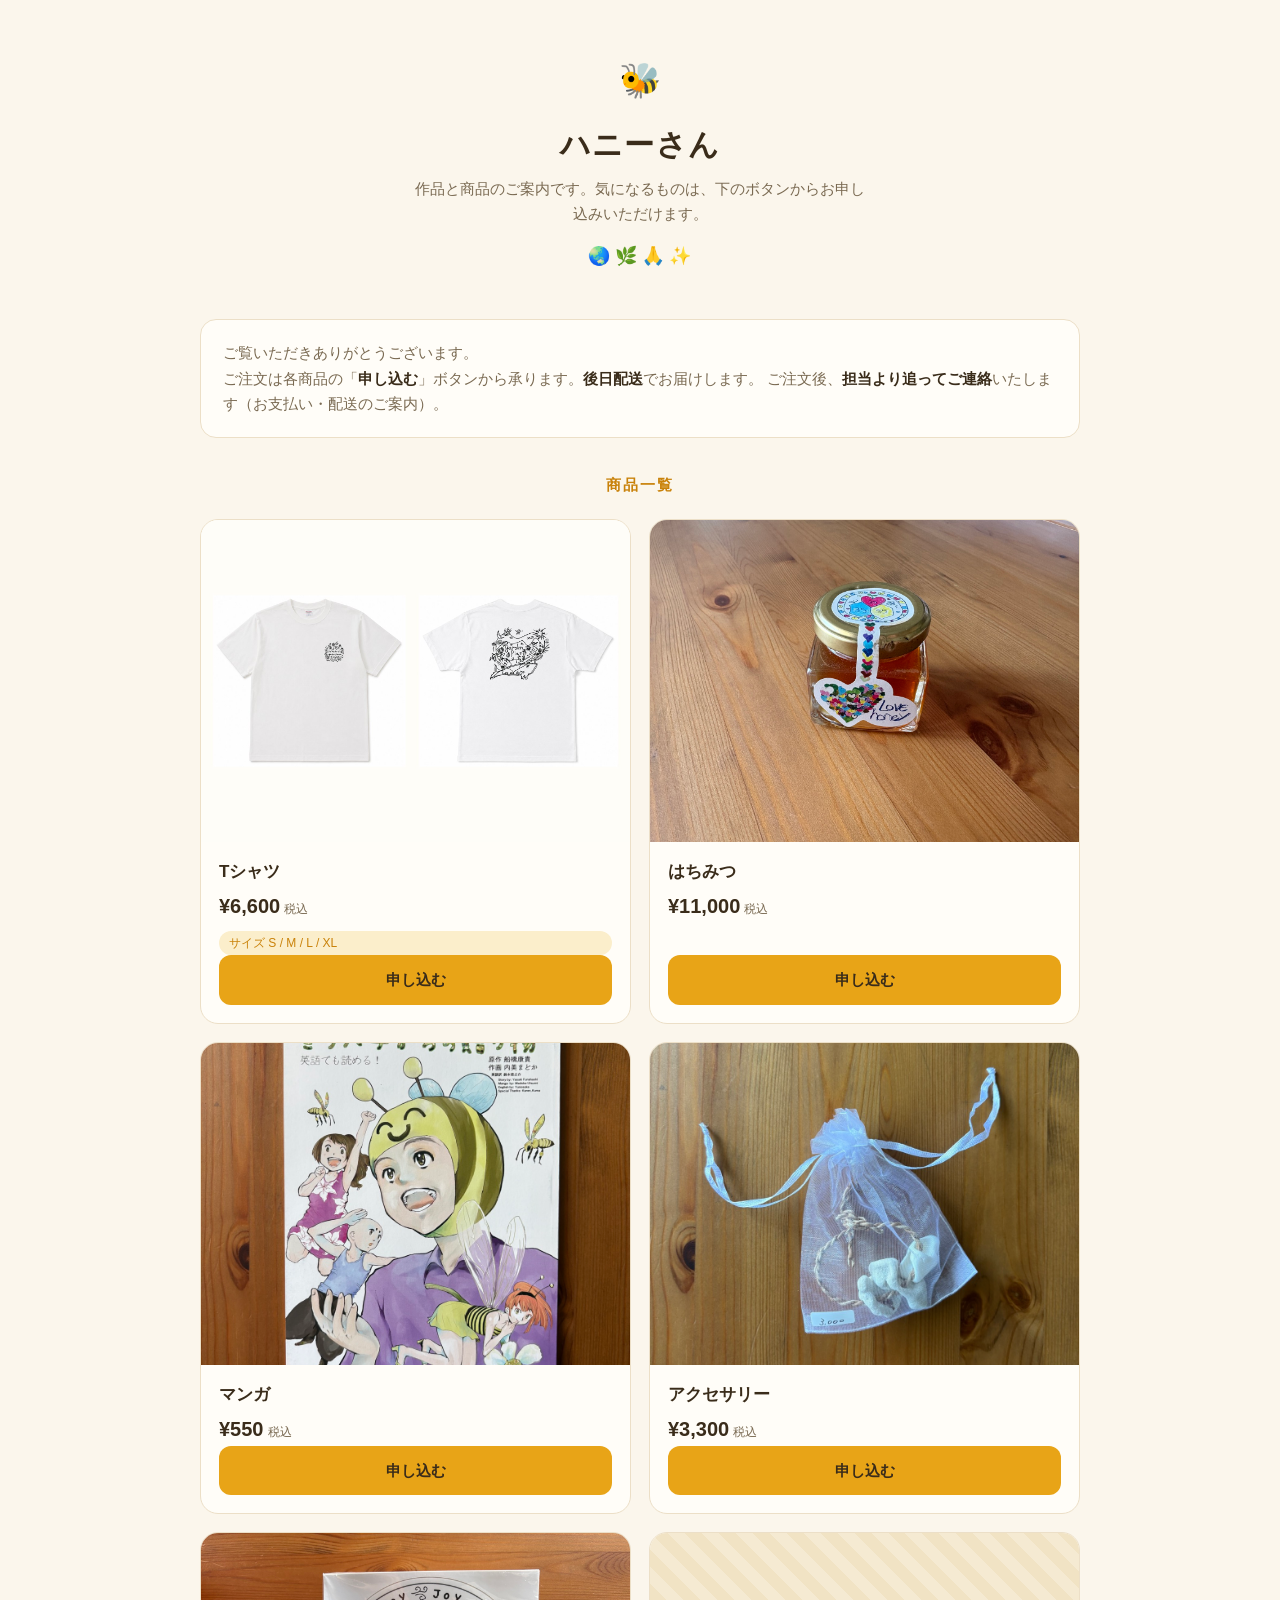
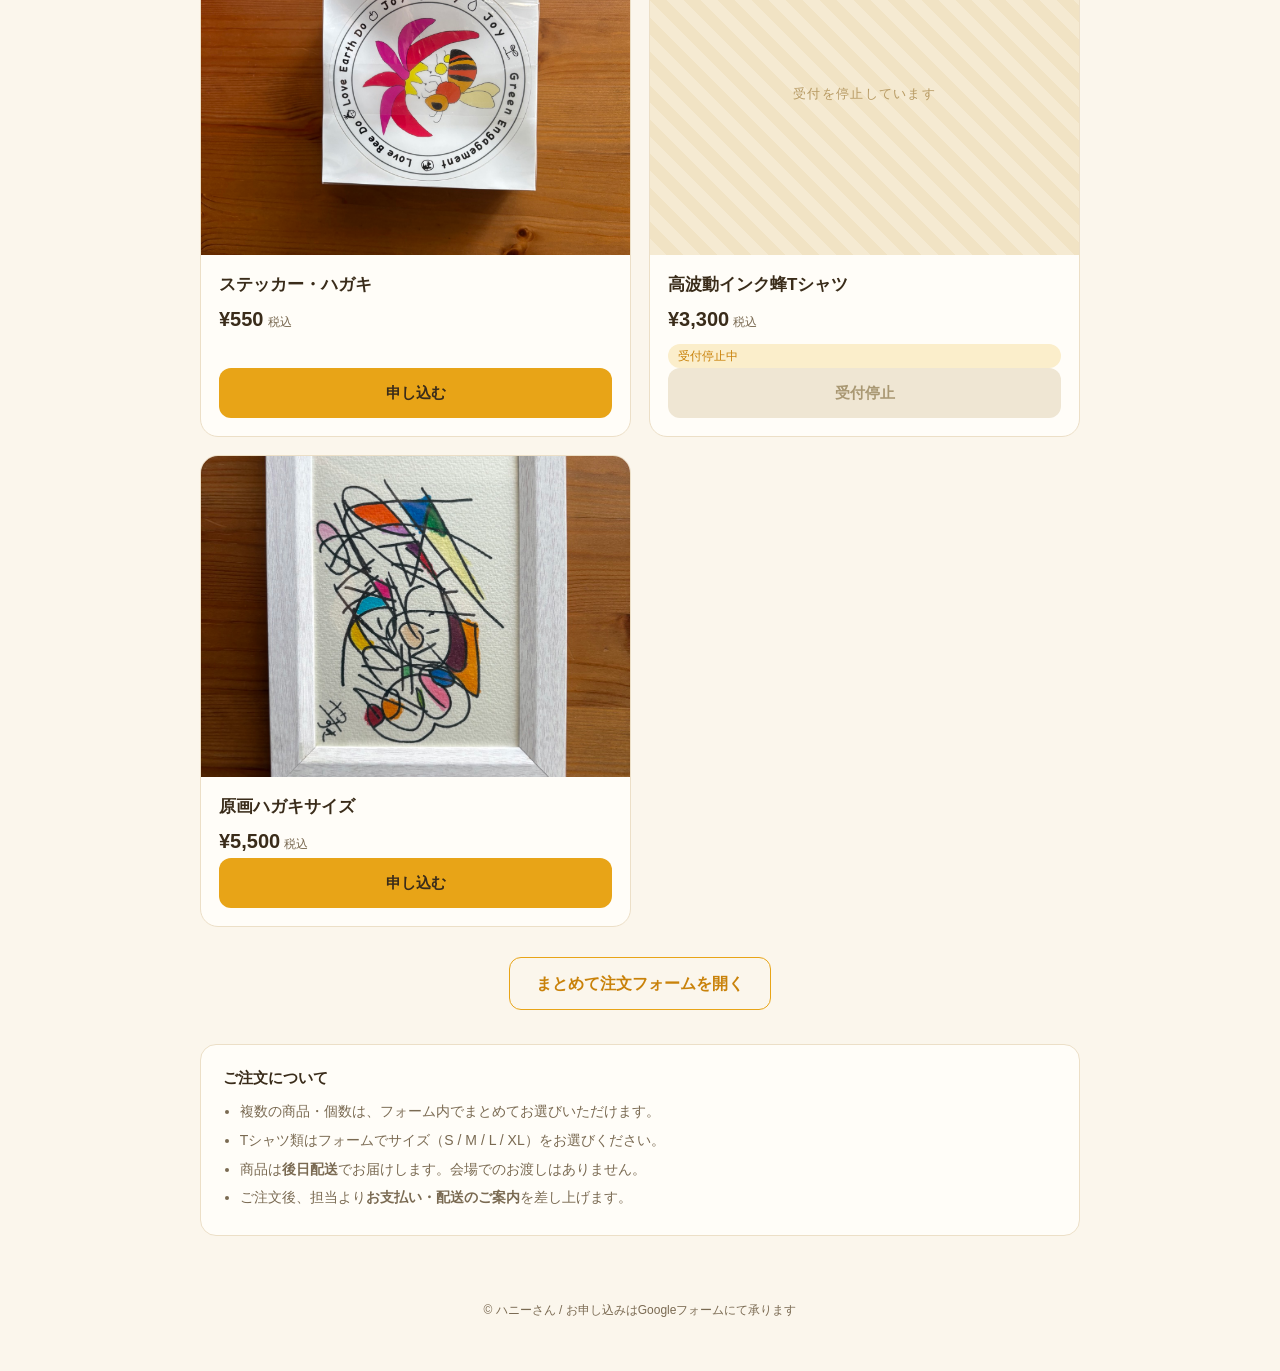
<file: honeypeace/index.html>
<!doctype html>
<html lang="ja">
<head>
<meta charset="utf-8">
<meta name="viewport" content="width=device-width, initial-scale=1">
<title>ハニーさん 商品のご案内</title>
<meta name="description" content="ハニーさんの作品・商品のご案内とお申し込み">
<style>
  :root{
    --cream:#fbf6ec; --card:#fffdf8; --ink:#3a2c1a; --sub:#7a6a52;
    --honey:#e8a417; --honey-d:#c9820a; --line:#ecdfc7;
  }
  *{box-sizing:border-box}
  body{margin:0;background:var(--cream);color:var(--ink);
    font-family:-apple-system,"Hiragino Sans","Noto Sans JP",sans-serif;
    line-height:1.7;-webkit-font-smoothing:antialiased}
  .wrap{max-width:920px;margin:0 auto;padding:0 20px}
  header.hero{text-align:center;padding:52px 20px 40px}
  .hero .mark{font-size:34px;letter-spacing:.02em}
  .hero h1{margin:.3em 0 .1em;font-size:30px;letter-spacing:.04em}
  .hero p{margin:.4em auto 0;max-width:30em;color:var(--sub);font-size:15px}
  .hero .glyph{color:var(--honey-d);font-size:18px;margin-top:14px}
  .lead{background:var(--card);border:1px solid var(--line);border-radius:16px;
    padding:20px 22px;margin:8px auto 34px;font-size:15px;color:var(--sub)}
  .lead b{color:var(--ink)}
  h2.sec{font-size:15px;letter-spacing:.14em;color:var(--honey-d);
    text-align:center;margin:8px 0 22px;font-weight:700}
  .grid{display:grid;grid-template-columns:1fr;gap:18px}
  @media(min-width:620px){.grid{grid-template-columns:1fr 1fr}}
  .card{background:var(--card);border:1px solid var(--line);border-radius:18px;
    overflow:hidden;display:flex;flex-direction:column}
  /* 写真枠：撮影後に <img src="..."> に差し替え。比率はそのまま */
  .photo{aspect-ratio:4/3;width:100%;background:
    repeating-linear-gradient(45deg,#f5ead2,#f5ead2 12px,#f1e3c4 12px,#f1e3c4 24px)}
  img.photo{object-fit:cover;display:block}
  div.photo{display:flex;align-items:center;justify-content:center;color:#b79a63;
    font-size:13px;letter-spacing:.1em}
  .card .body{padding:16px 18px 18px;display:flex;flex-direction:column;flex:1}
  .card h3{margin:0 0 2px;font-size:17px}
  .price{font-size:20px;font-weight:700;color:var(--ink)}
  .price small{font-size:12px;color:var(--sub);font-weight:400;margin-left:4px}
  .tag{display:inline-block;margin-top:8px;font-size:12px;color:var(--honey-d);
    background:#fbeecb;border-radius:999px;padding:2px 10px}
  .btn{margin-top:auto;display:block;text-align:center;text-decoration:none;
    background:var(--honey);color:#3a2c1a;font-weight:700;font-size:15px;
    padding:12px 16px;border-radius:12px;transition:background .15s}
  .btn:hover{background:var(--honey-d);color:#fff}
  .btn-off{margin-top:auto;display:block;text-align:center;
    background:#efe6d3;color:#a99873;font-weight:700;font-size:15px;
    padding:12px 16px;border-radius:12px;cursor:default}
  .notes{background:var(--card);border:1px solid var(--line);border-radius:16px;
    padding:20px 22px;margin:34px 0;font-size:14px;color:var(--sub)}
  .notes h3{margin:0 0 10px;color:var(--ink);font-size:15px}
  .notes ul{margin:0;padding-left:1.2em} .notes li{margin:.35em 0}
  .allbtn{text-align:center;margin:30px 0 10px}
  .allbtn a{text-decoration:none;color:var(--honey-d);font-weight:700;
    border:1.5px solid var(--honey);border-radius:12px;padding:12px 26px;display:inline-block}
  footer{text-align:center;color:var(--sub);font-size:12px;padding:30px 20px 50px}
</style>
</head>
<body>
  <header class="hero">
    <div class="mark">🐝</div>
    <h1>ハニーさん</h1>
    <p>作品と商品のご案内です。気になるものは、下のボタンからお申し込みいただけます。</p>
    <div class="glyph">🌏 🌿 🙏 ✨</div>
  </header>

  <div class="wrap">
    <div class="lead">
      ご覧いただきありがとうございます。<br>
      ご注文は各商品の「<b>申し込む</b>」ボタンから承ります。<b>後日配送</b>でお届けします。
      ご注文後、<b>担当より追ってご連絡</b>いたします（お支払い・配送のご案内）。
    </div>

    <h2 class="sec">商品一覧</h2>
    <div class="grid">

      <div class="card">
        <img class="photo" src="/honeypeace/images/tshirt.jpg" alt="Tシャツ" loading="lazy">
        <div class="body">
          <h3>Tシャツ</h3>
          <div class="price">¥6,600<small>税込</small></div>
          <span class="tag">サイズ S / M / L / XL</span>
          <a class="btn" target="_blank" rel="noopener"
            href="https://docs.google.com/forms/d/e/1FAIpQLSemP5sz7ZHPVECustAXanofrAvF7rTKpT0jznHqen53O_7xlQ/viewform?usp=pp_url&entry.1145611135=1">申し込む</a>
        </div>
      </div>

      <div class="card">
        <img class="photo" src="/honeypeace/images/honey.jpg" alt="はちみつ" loading="lazy">
        <div class="body">
          <h3>はちみつ</h3>
          <div class="price">¥11,000<small>税込</small></div>
          <a class="btn" target="_blank" rel="noopener"
            href="https://docs.google.com/forms/d/e/1FAIpQLSemP5sz7ZHPVECustAXanofrAvF7rTKpT0jznHqen53O_7xlQ/viewform?usp=pp_url&entry.2099906089=1">申し込む</a>
        </div>
      </div>

      <div class="card">
        <img class="photo" src="/honeypeace/images/manga.jpg" alt="マンガ" loading="lazy">
        <div class="body">
          <h3>マンガ</h3>
          <div class="price">¥550<small>税込</small></div>
          <a class="btn" target="_blank" rel="noopener"
            href="https://docs.google.com/forms/d/e/1FAIpQLSemP5sz7ZHPVECustAXanofrAvF7rTKpT0jznHqen53O_7xlQ/viewform?usp=pp_url&entry.475249787=1">申し込む</a>
        </div>
      </div>

      <div class="card">
        <img class="photo" src="/honeypeace/images/accessory.jpg" alt="アクセサリー" loading="lazy">
        <div class="body">
          <h3>アクセサリー</h3>
          <div class="price">¥3,300<small>税込</small></div>
          <a class="btn" target="_blank" rel="noopener"
            href="https://docs.google.com/forms/d/e/1FAIpQLSemP5sz7ZHPVECustAXanofrAvF7rTKpT0jznHqen53O_7xlQ/viewform?usp=pp_url&entry.949277358=1">申し込む</a>
        </div>
      </div>

      <div class="card">
        <img class="photo" src="/honeypeace/images/sticker.jpg" alt="ステッカー・ハガキ" loading="lazy">
        <div class="body">
          <h3>ステッカー・ハガキ</h3>
          <div class="price">¥550<small>税込</small></div>
          <a class="btn" target="_blank" rel="noopener"
            href="https://docs.google.com/forms/d/e/1FAIpQLSemP5sz7ZHPVECustAXanofrAvF7rTKpT0jznHqen53O_7xlQ/viewform?usp=pp_url&entry.2022930643=1">申し込む</a>
        </div>
      </div>

      <div class="card">
        <div class="photo">受付を停止しています</div>
        <div class="body">
          <h3>高波動インク蜂Tシャツ</h3>
          <div class="price">¥3,300<small>税込</small></div>
          <span class="tag">受付停止中</span>
          <span class="btn-off">受付停止</span>
        </div>
      </div>

      <div class="card">
        <img class="photo" src="/honeypeace/images/genga.jpg" alt="原画ハガキサイズ" loading="lazy">
        <div class="body">
          <h3>原画ハガキサイズ</h3>
          <div class="price">¥5,500<small>税込</small></div>
          <a class="btn" target="_blank" rel="noopener"
            href="https://docs.google.com/forms/d/e/1FAIpQLSemP5sz7ZHPVECustAXanofrAvF7rTKpT0jznHqen53O_7xlQ/viewform?usp=pp_url&entry.1087295621=1">申し込む</a>
        </div>
      </div>

    </div>

    <div class="allbtn">
      <a target="_blank" rel="noopener"
        href="https://docs.google.com/forms/d/e/1FAIpQLSemP5sz7ZHPVECustAXanofrAvF7rTKpT0jznHqen53O_7xlQ/viewform">まとめて注文フォームを開く</a>
    </div>

    <div class="notes">
      <h3>ご注文について</h3>
      <ul>
        <li>複数の商品・個数は、フォーム内でまとめてお選びいただけます。</li>
        <li>Tシャツ類はフォームでサイズ（S / M / L / XL）をお選びください。</li>
        <li>商品は<b>後日配送</b>でお届けします。会場でのお渡しはありません。</li>
        <li>ご注文後、担当より<b>お支払い・配送のご案内</b>を差し上げます。</li>
      </ul>
    </div>
  </div>

  <footer>© ハニーさん / お申し込みはGoogleフォームにて承ります</footer>
</body>
</html>
</file>
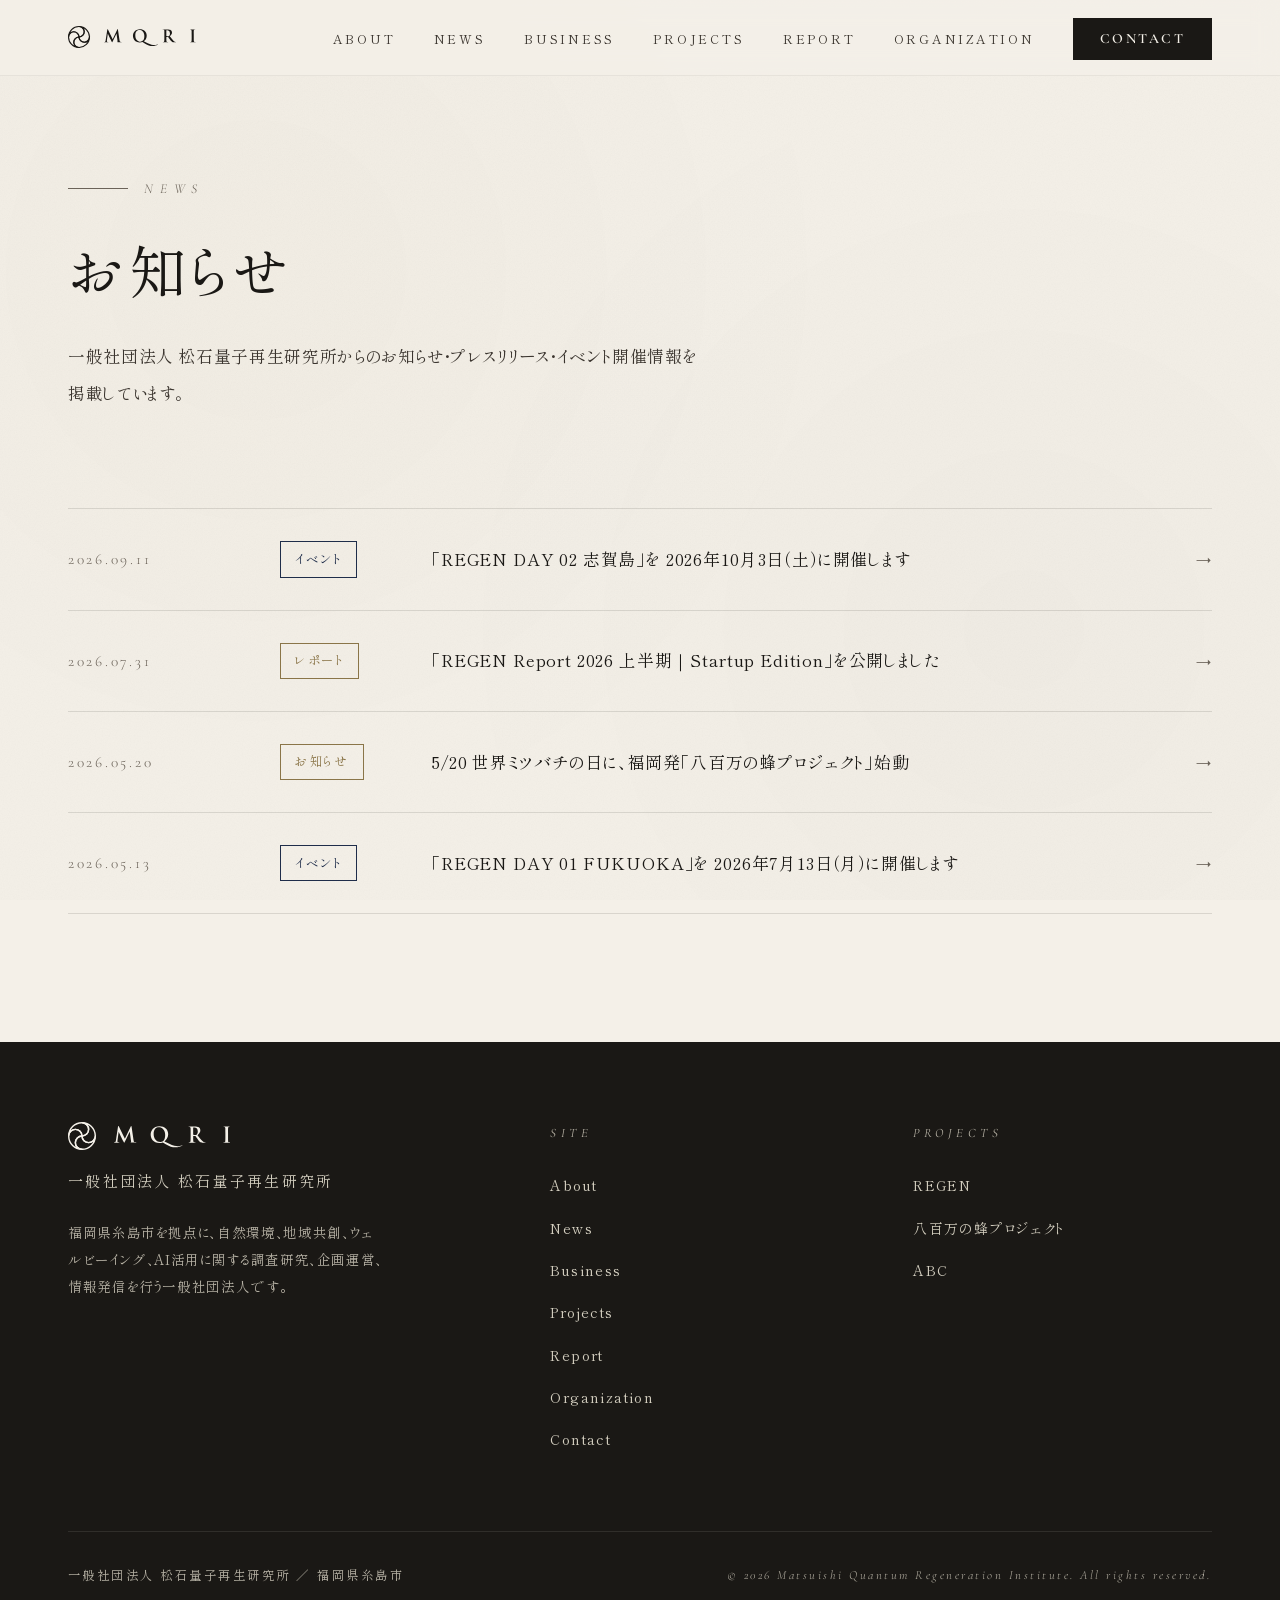
<file: news/index.html>
<!DOCTYPE html>
<html lang="ja">
<head>
<meta charset="UTF-8" />
<meta name="viewport" content="width=device-width, initial-scale=1.0" />
<title>News ／ MQRI 一般社団法人 松石量子再生研究所</title>
<meta name="description" content="一般社団法人 松石量子再生研究所（MQRI）のお知らせ・ニュース一覧。イベント開催情報やプレスリリースを掲載しています。" />
<link rel="icon" type="image/svg+xml" href="/favicon.svg" />
<link rel="mask-icon" href="/favicon.svg" color="#1a1815" />
<link rel="preconnect" href="https://fonts.googleapis.com">
<link rel="preconnect" href="https://fonts.gstatic.com" crossorigin>
<link href="https://fonts.googleapis.com/css2?family=Cormorant+Garamond:ital,wght@0,300;0,400;0,500;1,300;1,400&family=Noto+Serif+JP:wght@200;300;400;500;600;700&family=Shippori+Mincho:wght@400;500;600&display=swap" rel="stylesheet">
<link rel="stylesheet" href="/assets/news.css" />
</head>
<body>

<!-- ============ NAVIGATION ============ -->
<nav class="nav">
  <div class="nav-inner">
    <a href="/" class="nav-logo" aria-label="MQRI">
      <svg class="nav-logo-svg" viewBox="0 0 89.91 15.5" xmlns="http://www.w3.org/2000/svg" aria-hidden="true">
        <g fill="currentColor">
          <path d="M27.72,2.52c.04-.2.11-.31.2-.31s.17.06.32.37l3.25,6.71,3.24-6.8c.1-.19.16-.29.26-.29s.18.12.21.37l1.08,7.36c.11.75.23,1.1.58,1.2.34.11.58.12.74.12.11,0,.19.01.19.08,0,.1-.14.13-.31.13-.3,0-1.94-.04-2.42-.07-.27-.02-.35-.06-.35-.13,0-.06.05-.09.13-.13.07-.02.11-.18.06-.51l-.71-5.24h-.05l-2.59,5.4c-.27.56-.33.67-.44.67s-.23-.24-.42-.59c-.29-.55-1.23-2.37-1.37-2.7-.11-.25-.82-1.75-1.24-2.64h-.05l-.62,4.74c-.02.21-.04.37-.04.56,0,.23.15.33.36.38.21.05.38.06.5.06.1,0,.18.02.18.08,0,.11-.11.13-.29.13-.5,0-1.04-.04-1.25-.04-.23,0-.8.04-1.18.04-.12,0-.21-.02-.21-.13,0-.06.07-.08.19-.08.09,0,.18,0,.36-.04.33-.07.43-.54.49-.94l1.18-7.76Z"/>
          <path d="M52.48,11.32c-.48.18-1.24.31-1.87.31-3.49,0-4.84-2.58-4.84-4.72,0-1.94,1.39-4.61,4.88-4.61,2.84,0,4.82,1.73,4.82,4.51,0,2.09-1.32,3.42-2.07,3.92l2.39,1.23c2.51,1.29,4.09,1.42,4.9,1.42.62,0,1.5-.1,2.32-.42.07-.02.13-.06.18-.06.06,0,.11.05.11.11,0,.07-.06.11-.14.14-.71.34-2.06.89-3.77.89-1.8,0-3.07-.46-5.03-1.62l-1.87-1.1ZM53.8,7.13c0-2.88-1.79-4.26-3.43-4.26s-2.95,1-2.95,3.76,1.71,4.4,3.63,4.4c.95,0,2.75-.42,2.75-3.9Z"/>
          <path d="M67.89,5.92c0-1.81,0-2.14-.02-2.52-.02-.4-.12-.59-.51-.68-.09-.02-.3-.04-.46-.04-.13,0-.2-.02-.2-.11s.08-.11.26-.11c.63,0,1.38.04,1.63.04.4,0,1.31-.04,1.68-.04.75,0,1.55.07,2.19.51.33.23.81.83.81,1.63,0,.88-.37,1.69-1.57,2.67,1.06,1.33,1.88,2.39,2.58,3.13.67.69,1.15.77,1.33.81.13.02.24.04.33.04s.14.04.14.1c0,.09-.08.12-.23.12h-1.13c-.67,0-.96-.06-1.27-.23-.51-.27-.96-.83-1.63-1.75-.48-.65-1.02-1.46-1.18-1.64-.06-.07-.13-.08-.21-.08l-1.04-.02c-.06,0-.09.02-.09.09v.17c0,1.11,0,2.05.06,2.55.04.35.11.61.46.65.18.02.44.05.58.05.1,0,.14.04.14.1,0,.08-.08.12-.24.12-.69,0-1.57-.04-1.75-.04-.23,0-.98.04-1.45.04-.15,0-.24-.04-.24-.12,0-.06.05-.1.19-.1.18,0,.32-.02.43-.05.24-.05.3-.31.35-.65.06-.5.06-1.44.06-2.54v-2.09ZM69.3,6.86c0,.13.02.18.11.21.25.08.61.12.9.12.48,0,.63-.05.84-.2.36-.26.7-.81.7-1.79,0-1.69-1.12-2.18-1.82-2.18-.3,0-.51.01-.63.05-.08.02-.11.07-.11.17v3.62Z"/>
          <path d="M87.11,5.92c0-1.81,0-2.14-.02-2.52-.02-.4-.14-.61-.4-.67-.13-.04-.29-.05-.43-.05-.12,0-.19-.02-.19-.12,0-.07.1-.09.29-.09.45,0,1.2.04,1.55.04.3,0,1-.04,1.45-.04.15,0,.25.02.25.09,0,.1-.07.12-.19.12s-.21.01-.36.04c-.32.06-.42.26-.44.68-.02.38-.02.71-.02,2.52v2.09c0,1.15,0,2.09.05,2.61.04.32.12.54.48.58.17.02.43.05.61.05.13,0,.19.04.19.1,0,.08-.1.12-.23.12-.79,0-1.54-.04-1.86-.04-.27,0-1.02.04-1.5.04-.15,0-.24-.04-.24-.12,0-.06.05-.1.19-.1.18,0,.32-.02.43-.05.24-.05.31-.25.35-.59.06-.5.06-1.44.06-2.59v-2.09Z"/>
        </g>
        <g fill="none" stroke="currentColor" stroke-miterlimit="10" stroke-width="0.78">
          <path d="M11.43,4.07c0,2.03-1.65,3.68-3.68,3.68,0-2.03-1.65-3.68-3.68-3.68S.44,5.67.39,7.66C.44,3.67,3.67.44,7.65.39c.03,0,.06,0,.09,0s.06,0,.09,0c1.99.05,3.59,1.68,3.59,3.68Z"/>
          <path d="M15.11,7.85c-.05,3.99-3.27,7.21-7.26,7.26-.03,0-.06,0-.09,0s-.06,0-.09,0c-1.99-.05-3.59-1.68-3.59-3.68s1.65-3.68,3.68-3.68c0,2.03,1.65,3.68,3.68,3.68s3.63-1.6,3.68-3.59Z"/>
          <path d="M7.65,15.11c-3.99-.05-7.21-3.27-7.26-7.26,0-.03,0-.06,0-.09s0-.06,0-.09c.05-1.99,1.68-3.59,3.68-3.59s3.68,1.65,3.68,3.68c-2.03,0-3.68,1.65-3.68,3.68s1.6,3.63,3.59,3.68Z"/>
          <path d="M15.11,7.75s0,.06,0,.09c-.05,1.99-1.68,3.59-3.68,3.59s-3.68-1.65-3.68-3.68c2.03,0,3.68-1.65,3.68-3.68S9.83.44,7.84.39c3.99.05,7.21,3.27,7.26,7.26,0,.03,0,.06,0,.09Z"/>
        </g>
      </svg>
    </a>
    <ul class="nav-menu">
      <li><a href="/#about">ABOUT</a></li>
      <li><a href="/news/">NEWS</a></li>
      <li><a href="/#business">BUSINESS</a></li>
      <li><a href="/#projects">PROJECTS</a></li>
      <li><a href="/regen-report">REPORT</a></li>
      <li><a href="/#organization">ORGANIZATION</a></li>
      <li><a href="/contact" class="nav-cta">CONTACT</a></li>
    </ul>
  </div>
</nav>

<!-- ============ HERO ============ -->
<section class="news-list-hero">
  <div class="container">
    <div class="news-list-eyebrow">News</div>
    <h1>お知らせ</h1>
    <p class="lead">
      一般社団法人 松石量子再生研究所からのお知らせ・プレスリリース・イベント開催情報を掲載しています。
    </p>
  </div>
</section>

<!-- ============ LIST ============ -->
<section class="news-list-main">
  <div class="container">
    <div class="news-list">

      <a class="news-list-item" href="/regen-day/2026-10-03">
        <span class="date">2026.09.11</span>
        <span class="category event">イベント</span>
        <span class="title">「REGEN DAY 02 志賀島」を 2026年10月3日（土）に開催します</span>
        <span class="arrow">→</span>
      </a>

      <a class="news-list-item" href="/regen-report">
        <span class="date">2026.07.31</span>
        <span class="category press">レポート</span>
        <span class="title">「REGEN Report 2026 上半期｜Startup Edition」を公開しました</span>
        <span class="arrow">→</span>
      </a>

      <a class="news-list-item" href="/news/2026-05-20-yaorozu-bee-press">
        <span class="date">2026.05.20</span>
        <span class="category press">お知らせ</span>
        <span class="title">5/20 世界ミツバチの日に、福岡発「八百万の蜂プロジェクト」始動</span>
        <span class="arrow">→</span>
      </a>

      <a class="news-list-item" href="/news/2026-05-13-regen-day">
        <span class="date">2026.05.13</span>
        <span class="category event">イベント</span>
        <span class="title">「REGEN DAY 01 FUKUOKA」を 2026年7月13日（月）に開催します</span>
        <span class="arrow">→</span>
      </a>

    </div>
  </div>
</section>

<!-- ============ FOOTER ============ -->
<footer>
  <div class="container">
    <div class="footer-grid">
      <div class="footer-brand">
        <svg class="brand-svg" viewBox="0 0 89.91 15.5" xmlns="http://www.w3.org/2000/svg" aria-label="MQRI">
          <g fill="currentColor">
            <path d="M27.72,2.52c.04-.2.11-.31.2-.31s.17.06.32.37l3.25,6.71,3.24-6.8c.1-.19.16-.29.26-.29s.18.12.21.37l1.08,7.36c.11.75.23,1.1.58,1.2.34.11.58.12.74.12.11,0,.19.01.19.08,0,.1-.14.13-.31.13-.3,0-1.94-.04-2.42-.07-.27-.02-.35-.06-.35-.13,0-.06.05-.09.13-.13.07-.02.11-.18.06-.51l-.71-5.24h-.05l-2.59,5.4c-.27.56-.33.67-.44.67s-.23-.24-.42-.59c-.29-.55-1.23-2.37-1.37-2.7-.11-.25-.82-1.75-1.24-2.64h-.05l-.62,4.74c-.02.21-.04.37-.04.56,0,.23.15.33.36.38.21.05.38.06.5.06.1,0,.18.02.18.08,0,.11-.11.13-.29.13-.5,0-1.04-.04-1.25-.04-.23,0-.8.04-1.18.04-.12,0-.21-.02-.21-.13,0-.06.07-.08.19-.08.09,0,.18,0,.36-.04.33-.07.43-.54.49-.94l1.18-7.76Z"/>
            <path d="M52.48,11.32c-.48.18-1.24.31-1.87.31-3.49,0-4.84-2.58-4.84-4.72,0-1.94,1.39-4.61,4.88-4.61,2.84,0,4.82,1.73,4.82,4.51,0,2.09-1.32,3.42-2.07,3.92l2.39,1.23c2.51,1.29,4.09,1.42,4.9,1.42.62,0,1.5-.1,2.32-.42.07-.02.13-.06.18-.06.06,0,.11.05.11.11,0,.07-.06.11-.14.14-.71.34-2.06.89-3.77.89-1.8,0-3.07-.46-5.03-1.62l-1.87-1.1ZM53.8,7.13c0-2.88-1.79-4.26-3.43-4.26s-2.95,1-2.95,3.76,1.71,4.4,3.63,4.4c.95,0,2.75-.42,2.75-3.9Z"/>
            <path d="M67.89,5.92c0-1.81,0-2.14-.02-2.52-.02-.4-.12-.59-.51-.68-.09-.02-.3-.04-.46-.04-.13,0-.2-.02-.2-.11s.08-.11.26-.11c.63,0,1.38.04,1.63.04.4,0,1.31-.04,1.68-.04.75,0,1.55.07,2.19.51.33.23.81.83.81,1.63,0,.88-.37,1.69-1.57,2.67,1.06,1.33,1.88,2.39,2.58,3.13.67.69,1.15.77,1.33.81.13.02.24.04.33.04s.14.04.14.1c0,.09-.08.12-.23.12h-1.13c-.67,0-.96-.06-1.27-.23-.51-.27-.96-.83-1.63-1.75-.48-.65-1.02-1.46-1.18-1.64-.06-.07-.13-.08-.21-.08l-1.04-.02c-.06,0-.09.02-.09.09v.17c0,1.11,0,2.05.06,2.55.04.35.11.61.46.65.18.02.44.05.58.05.1,0,.14.04.14.1,0,.08-.08.12-.24.12-.69,0-1.57-.04-1.75-.04-.23,0-.98.04-1.45.04-.15,0-.24-.04-.24-.12,0-.06.05-.1.19-.1.18,0,.32-.02.43-.05.24-.05.3-.31.35-.65.06-.5.06-1.44.06-2.54v-2.09ZM69.3,6.86c0,.13.02.18.11.21.25.08.61.12.9.12.48,0,.63-.05.84-.2.36-.26.7-.81.7-1.79,0-1.69-1.12-2.18-1.82-2.18-.3,0-.51.01-.63.05-.08.02-.11.07-.11.17v3.62Z"/>
            <path d="M87.11,5.92c0-1.81,0-2.14-.02-2.52-.02-.4-.14-.61-.4-.67-.13-.04-.29-.05-.43-.05-.12,0-.19-.02-.19-.12,0-.07.1-.09.29-.09.45,0,1.2.04,1.55.04.3,0,1-.04,1.45-.04.15,0,.25.02.25.09,0,.1-.07.12-.19.12s-.21.01-.36.04c-.32.06-.42.26-.44.68-.02.38-.02.71-.02,2.52v2.09c0,1.15,0,2.09.05,2.61.04.32.12.54.48.58.17.02.43.05.61.05.13,0,.19.04.19.1,0,.08-.1.12-.23.12-.79,0-1.54-.04-1.86-.04-.27,0-1.02.04-1.5.04-.15,0-.24-.04-.24-.12,0-.06.05-.1.19-.1.18,0,.32-.02.43-.05.24-.05.31-.25.35-.59.06-.5.06-1.44.06-2.59v-2.09Z"/>
          </g>
          <g fill="none" stroke="currentColor" stroke-miterlimit="10" stroke-width="0.78">
            <path d="M11.43,4.07c0,2.03-1.65,3.68-3.68,3.68,0-2.03-1.65-3.68-3.68-3.68S.44,5.67.39,7.66C.44,3.67,3.67.44,7.65.39c.03,0,.06,0,.09,0s.06,0,.09,0c1.99.05,3.59,1.68,3.59,3.68Z"/>
            <path d="M15.11,7.85c-.05,3.99-3.27,7.21-7.26,7.26-.03,0-.06,0-.09,0s-.06,0-.09,0c-1.99-.05-3.59-1.68-3.59-3.68s1.65-3.68,3.68-3.68c0,2.03,1.65,3.68,3.68,3.68s3.63-1.6,3.68-3.59Z"/>
            <path d="M7.65,15.11c-3.99-.05-7.21-3.27-7.26-7.26,0-.03,0-.06,0-.09s0-.06,0-.09c.05-1.99,1.68-3.59,3.68-3.59s3.68,1.65,3.68,3.68c-2.03,0-3.68,1.65-3.68,3.68s1.6,3.63,3.59,3.68Z"/>
            <path d="M15.11,7.75s0,.06,0,.09c-.05,1.99-1.68,3.59-3.68,3.59s-3.68-1.65-3.68-3.68c2.03,0,3.68-1.65,3.68-3.68S9.83.44,7.84.39c3.99.05,7.21,3.27,7.26,7.26,0,.03,0,.06,0,.09Z"/>
          </g>
        </svg>
        <div class="ja">一般社団法人 松石量子再生研究所</div>
        <p>福岡県糸島市を拠点に、自然環境、地域共創、ウェルビーイング、AI活用に関する調査研究、企画運営、情報発信を行う一般社団法人です。</p>
      </div>

      <div class="footer-col">
        <h5>Site</h5>
        <ul>
          <li><a href="/#about">About</a></li>
          <li><a href="/news/">News</a></li>
          <li><a href="/#business">Business</a></li>
          <li><a href="/#projects">Projects</a></li>
          <li><a href="/regen-report">Report</a></li>
          <li><a href="/#organization">Organization</a></li>
          <li><a href="/contact">Contact</a></li>
        </ul>
      </div>

      <div class="footer-col">
        <h5>Projects</h5>
        <ul>
          <li><a href="/#projects">REGEN</a></li>
          <li><a href="/#projects">八百万の蜂プロジェクト</a></li>
          <li><a href="/#projects">ABC</a></li>
        </ul>
      </div>
    </div>

    <div class="footer-bottom">
      <p>一般社団法人 松石量子再生研究所 ／ 福岡県糸島市</p>
      <p class="copy">© 2026 Matsuishi Quantum Regeneration Institute. All rights reserved.</p>
    </div>
  </div>
</footer>

<script>
const nav = document.querySelector('.nav');
window.addEventListener('scroll', () => {
  if (window.scrollY > 50) {
    nav.style.background = 'rgba(244, 240, 232, 0.92)';
    nav.style.boxShadow = '0 1px 0 rgba(26, 24, 21, 0.08)';
  } else {
    nav.style.background = 'rgba(244, 240, 232, 0.78)';
    nav.style.boxShadow = 'none';
  }
});
</script>

</body>
</html>
</file>
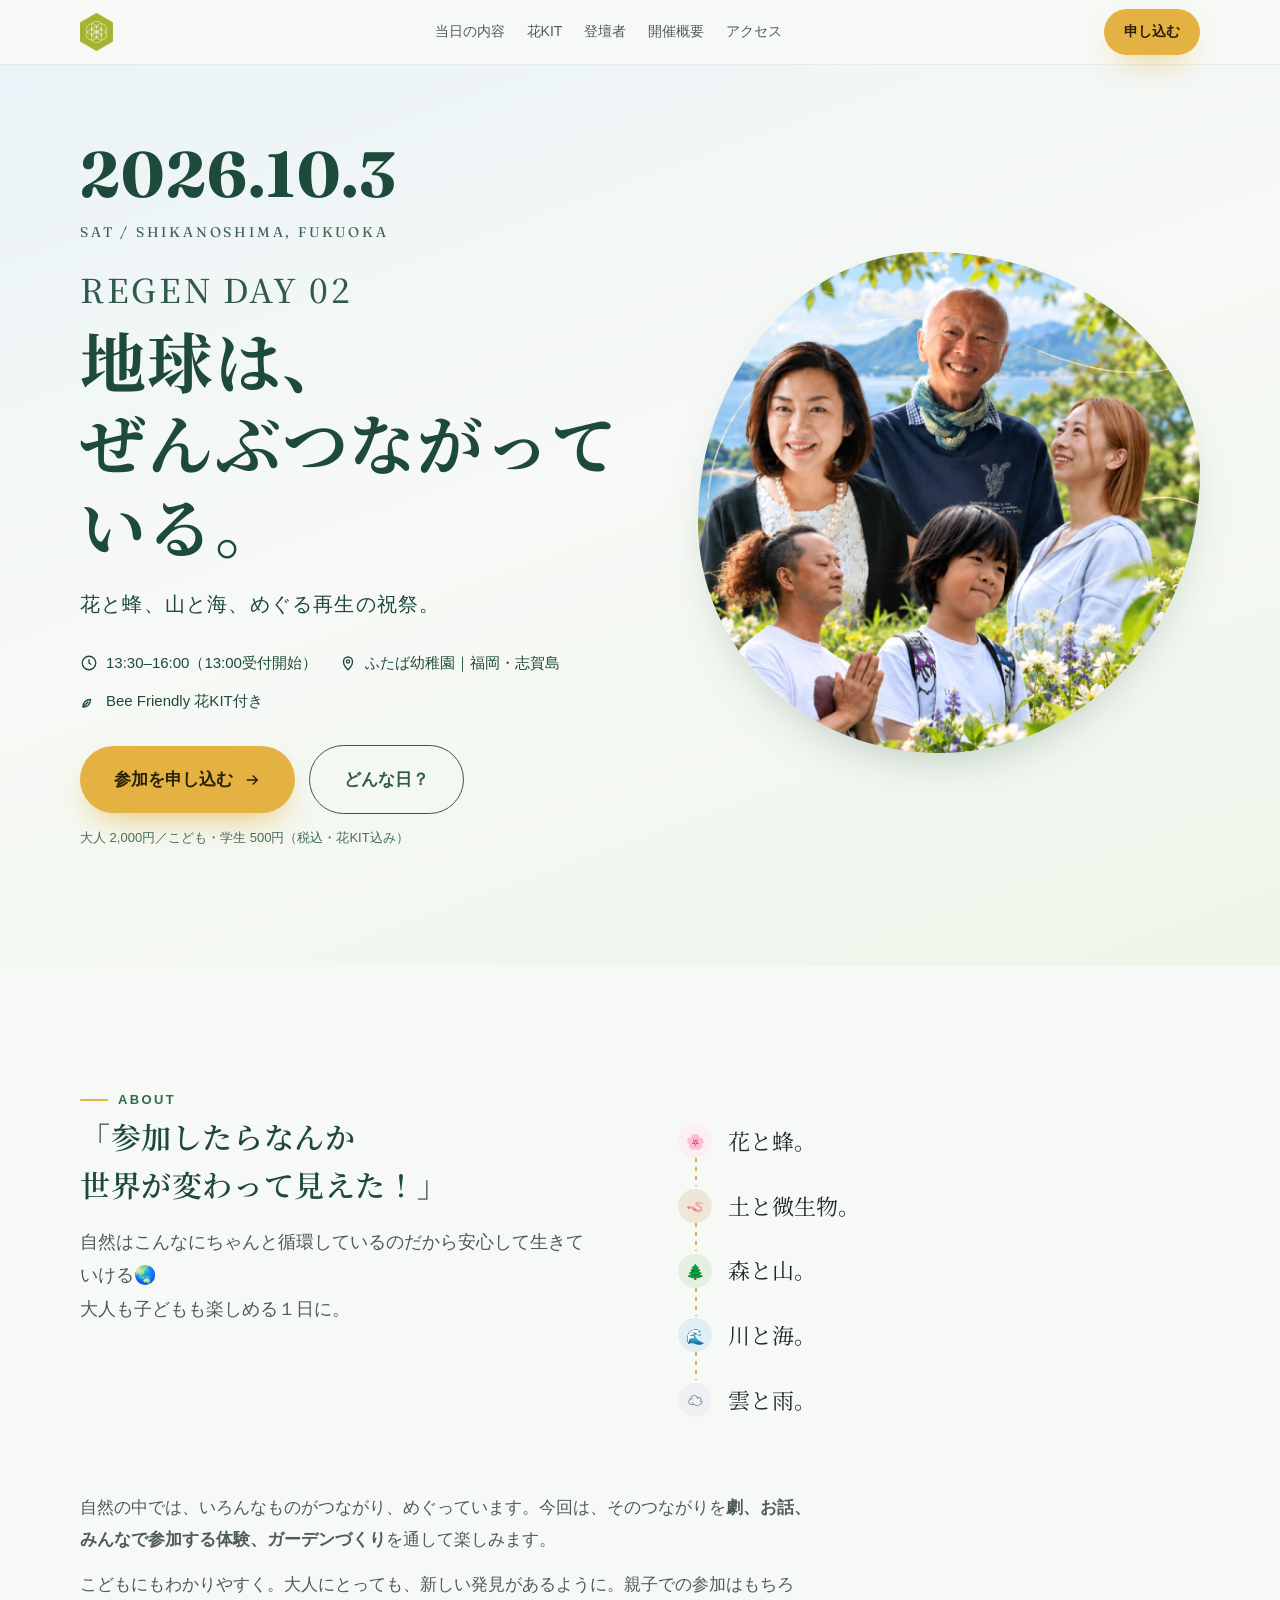
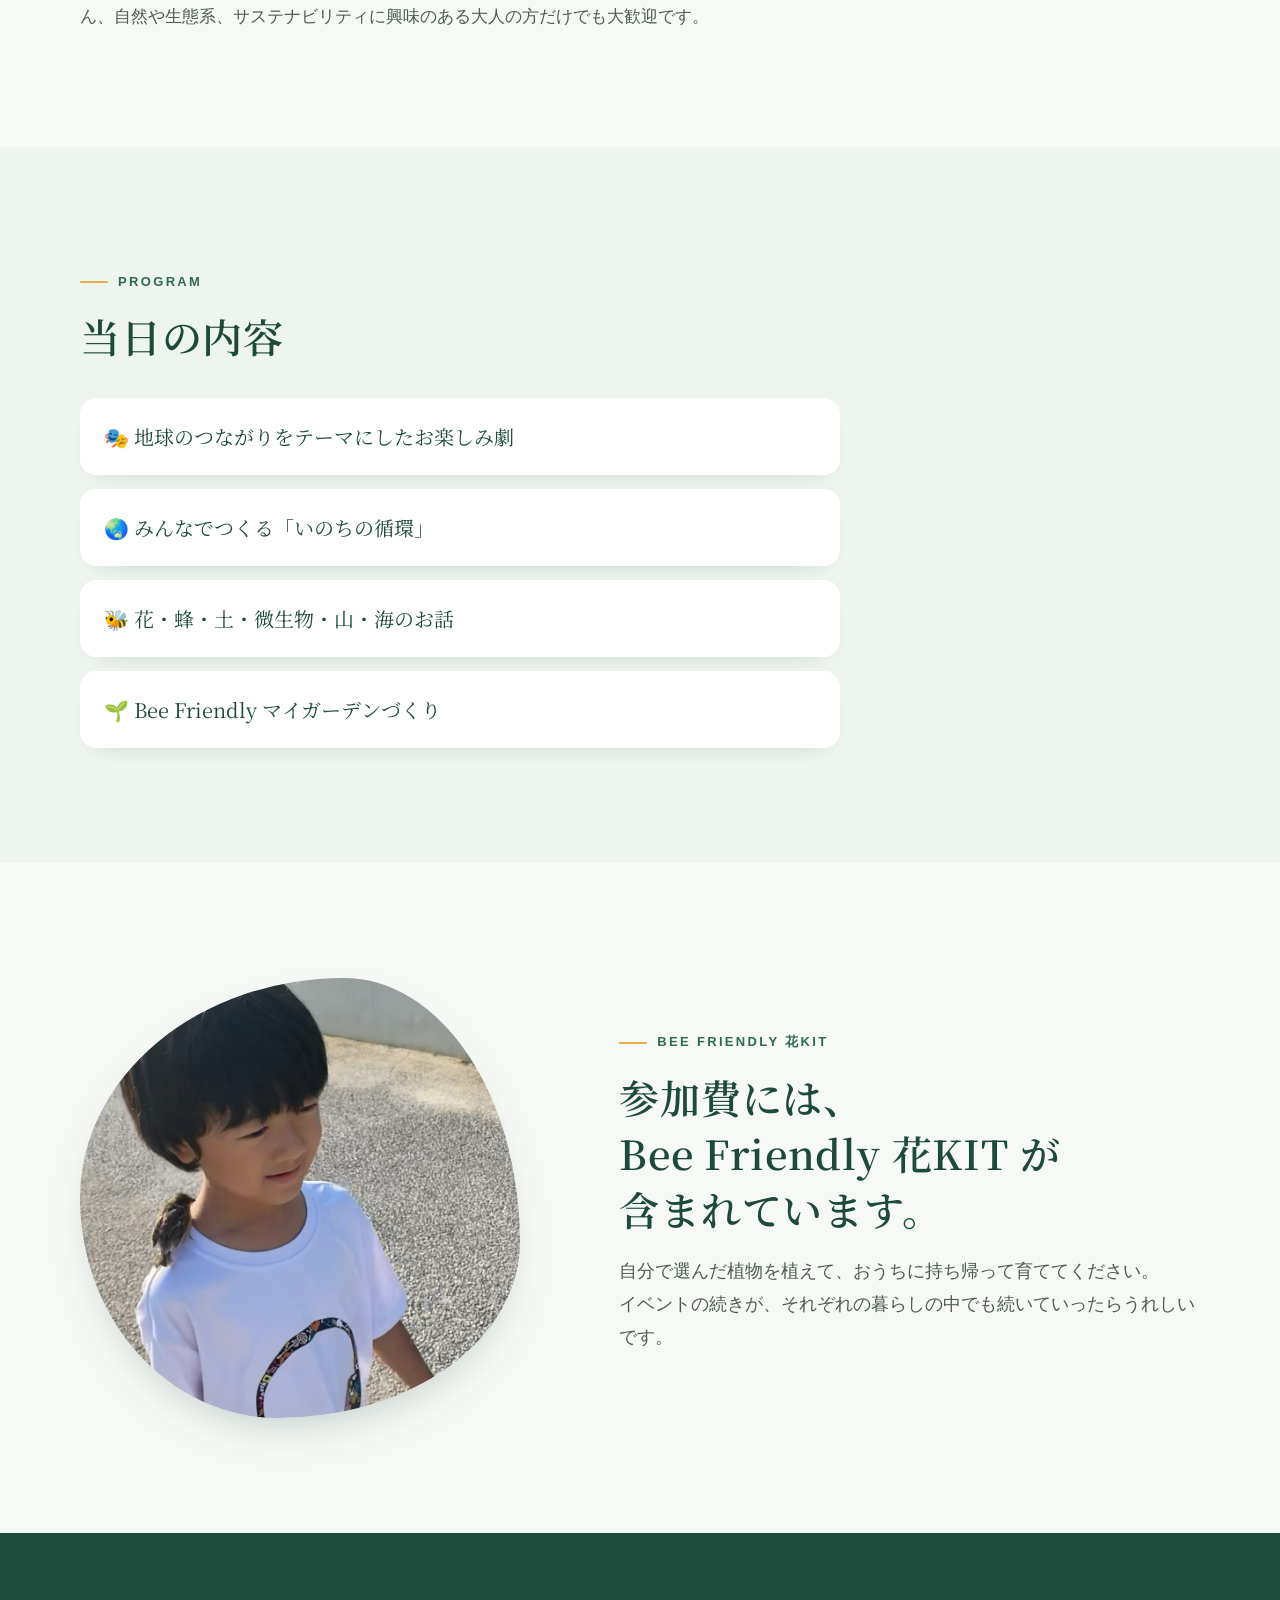
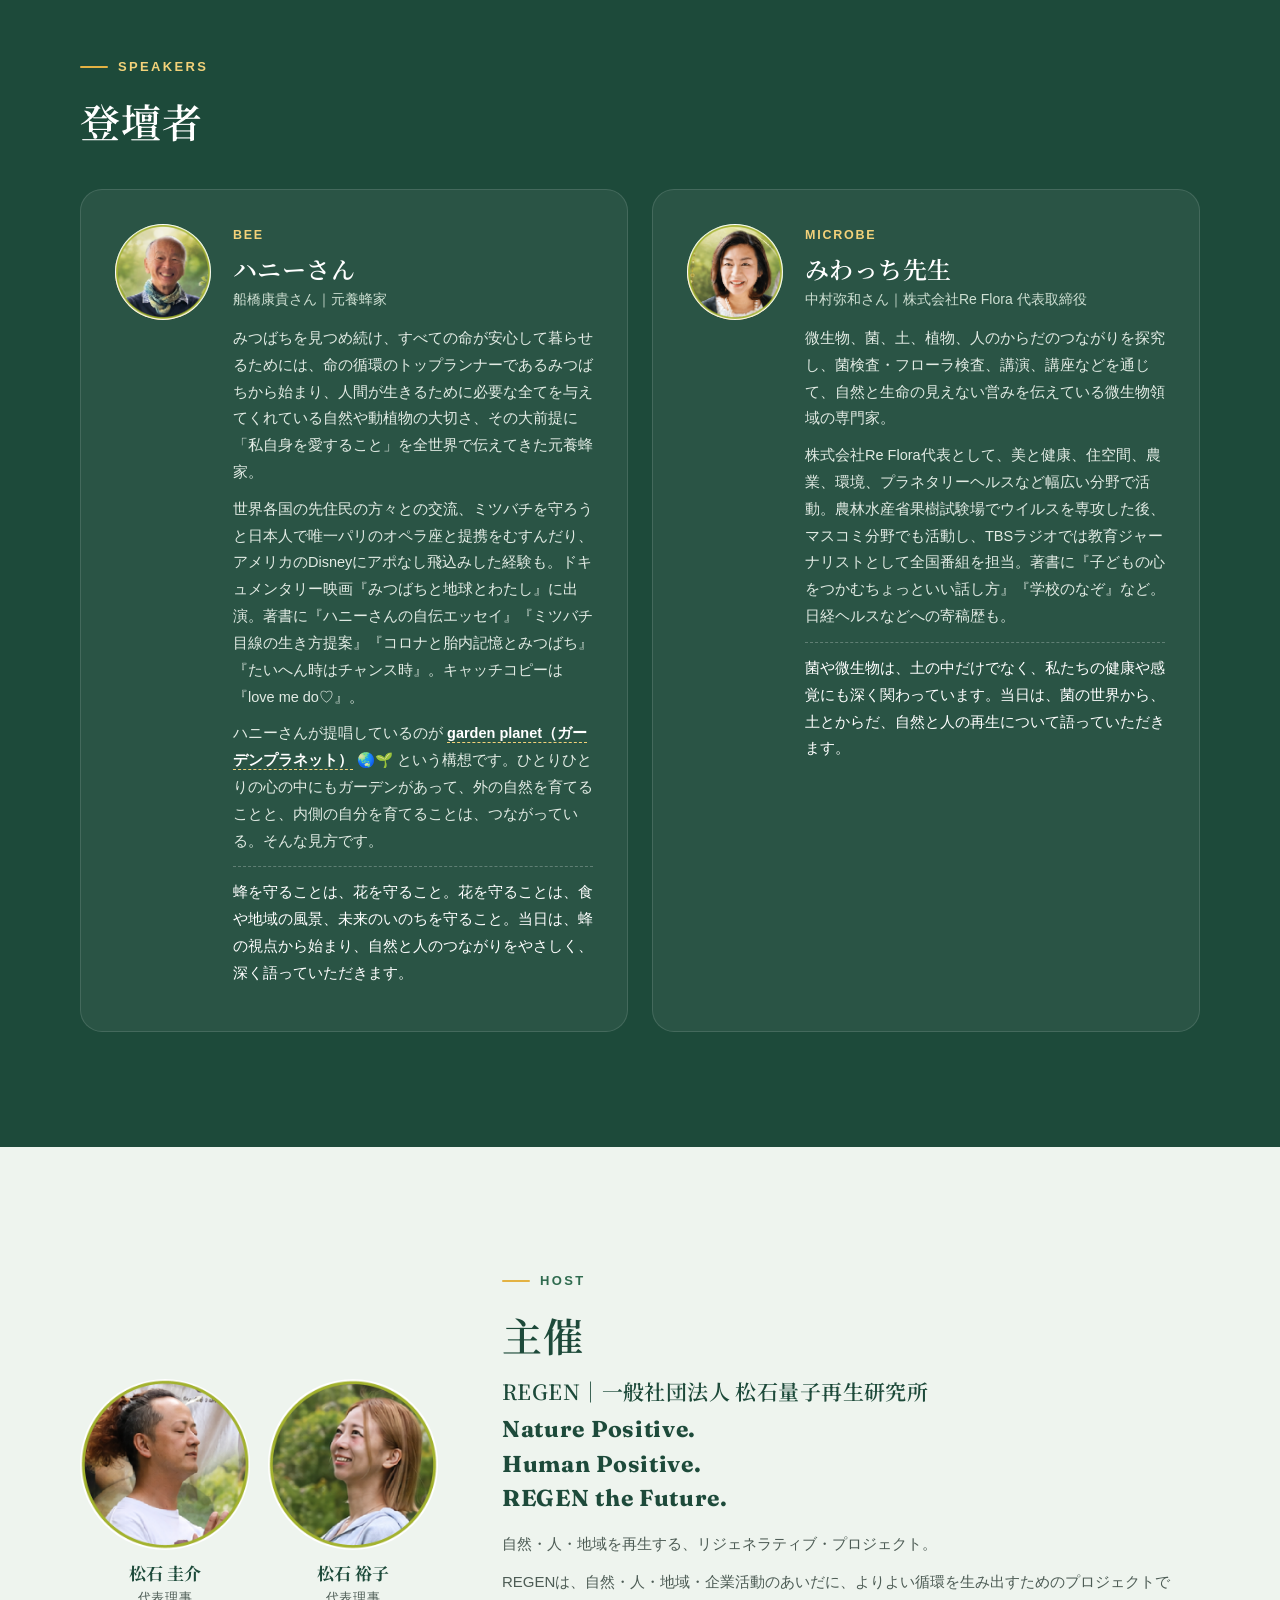
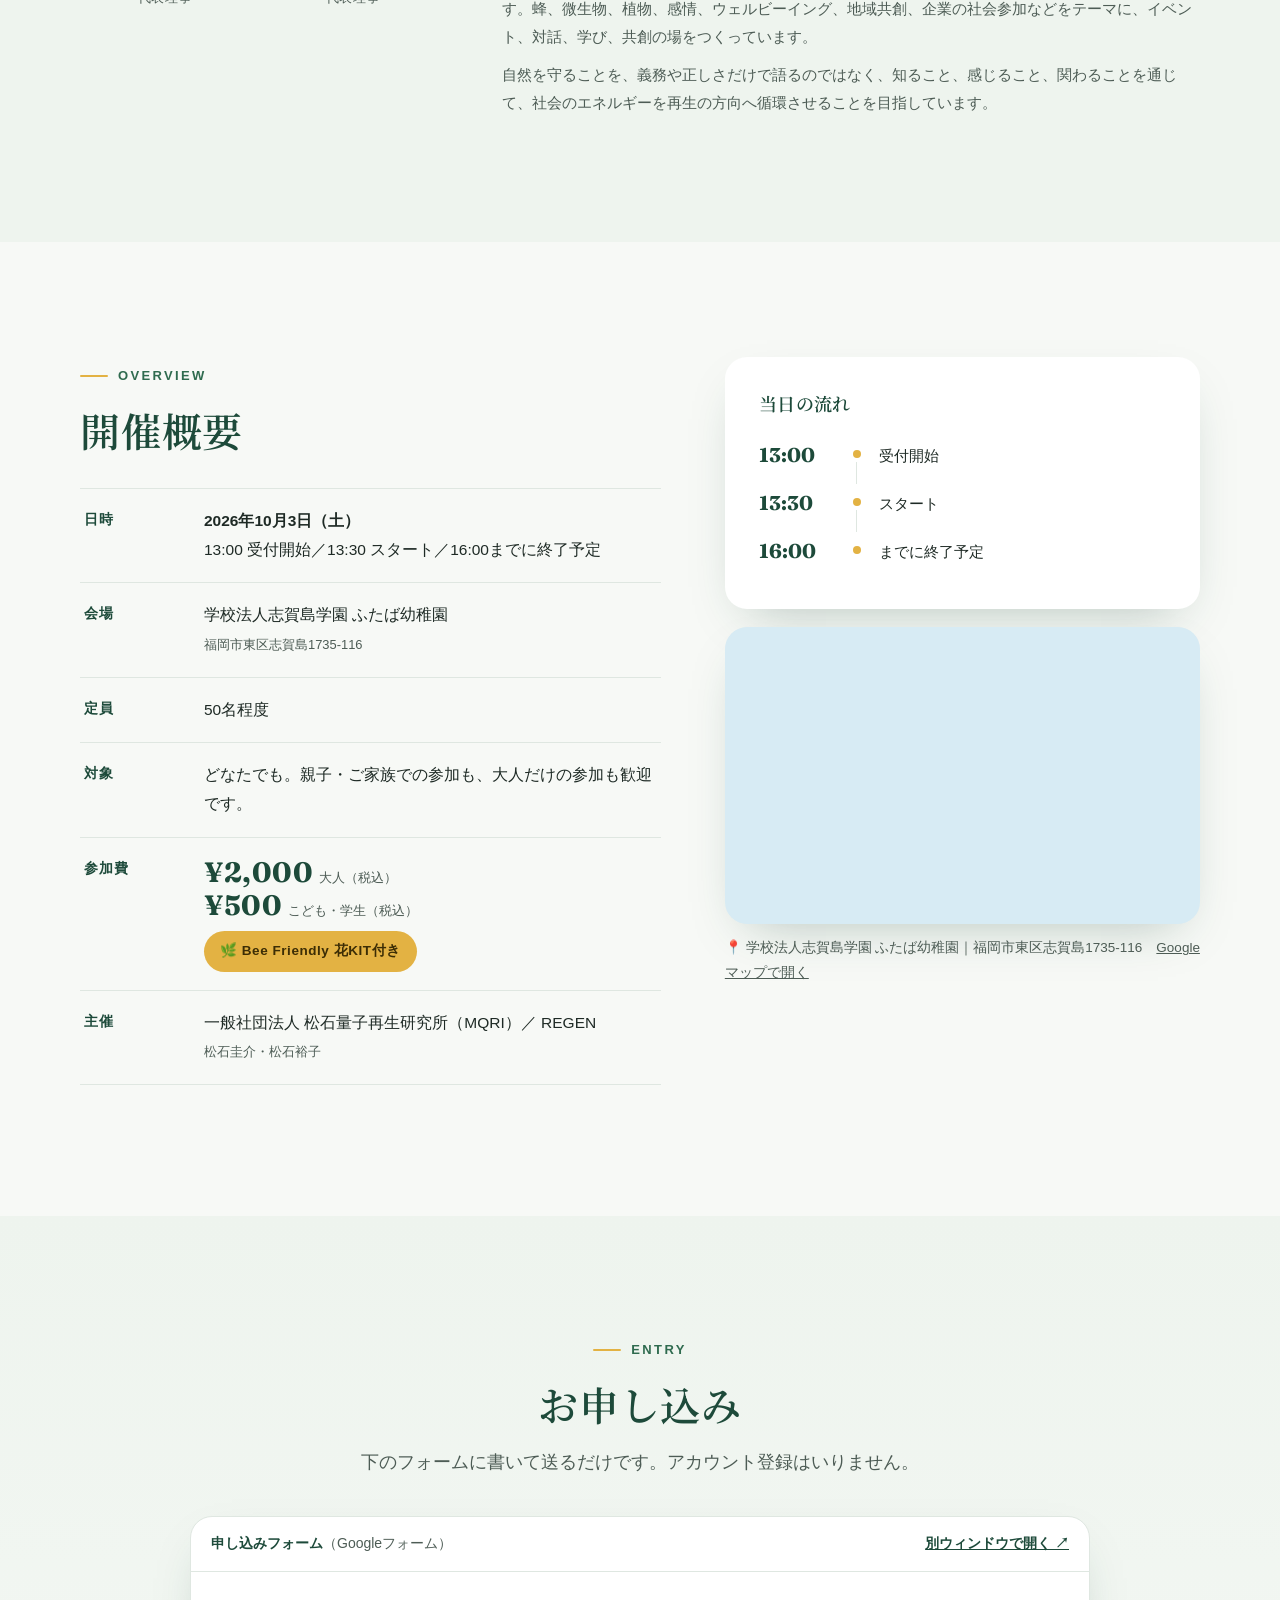
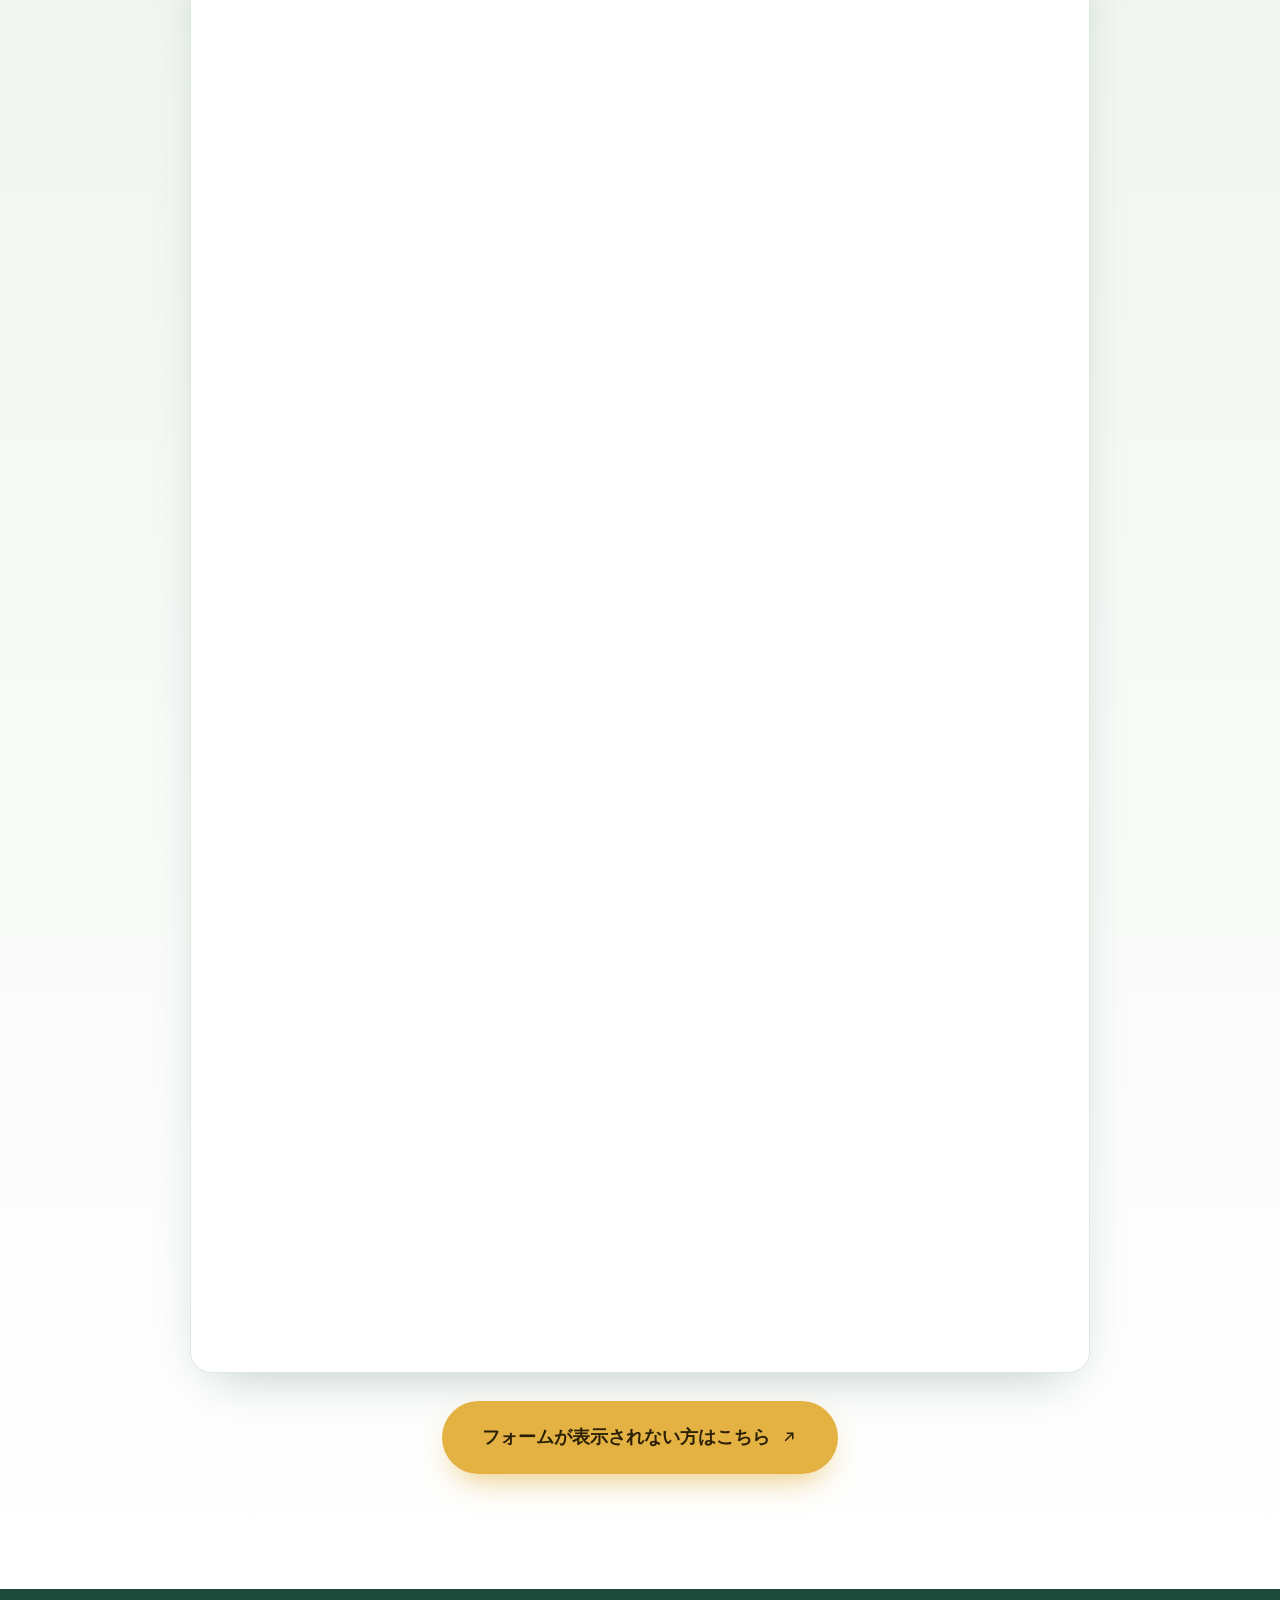
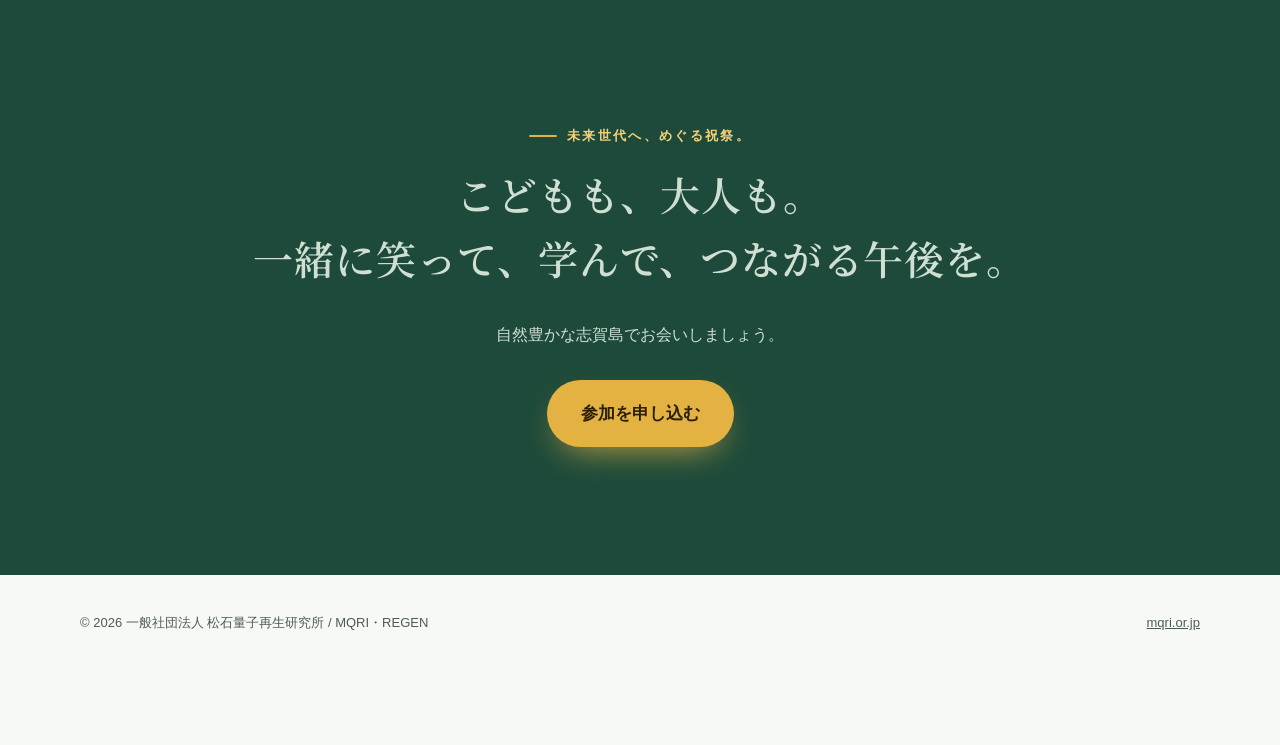
<file: regen-day/index.html>
<!doctype html>
<html lang="ja" data-theme="a">
<head>
<meta charset="utf-8">
<meta name="viewport" content="width=device-width, initial-scale=1">
<title>REGEN DAY 志賀島｜地球は、ぜんぶつながっている。2026.10.3 SAT</title>
<meta name="description" content="花と蜂、山と海、めぐる再生の祝祭。2026年10月3日（土）福岡・志賀島 ふたば幼稚園。劇・お話・みんなでつくる体験・Bee Friendlyマイガーデンづくり。大人2,000円／こども500円（花KIT付き）。">
<meta property="og:type" content="website">
<meta property="og:title" content="REGEN DAY 志賀島｜地球は、ぜんぶつながっている。">
<meta property="og:description" content="花と蜂、山と海、めぐる再生の祝祭。2026.10.3 SAT 福岡・志賀島。大人も、こどもも。花KIT付き。">
<meta property="og:image" content="https://www.mqri.or.jp/regen-day/img/og.jpg">
<meta name="twitter:card" content="summary_large_image">
<link rel="icon" href="data:image/svg+xml,%3Csvg xmlns='http://www.w3.org/2000/svg' viewBox='0 0 32 32'%3E%3Ccircle cx='16' cy='16' r='14' fill='%231d4a3a'/%3E%3Ccircle cx='16' cy='16' r='6' fill='%23e3b243'/%3E%3C/svg%3E">
<link rel="preconnect" href="https://fonts.googleapis.com">
<link rel="preconnect" href="https://fonts.gstatic.com" crossorigin>
<link href="https://fonts.googleapis.com/css2?family=Noto+Serif+JP:wght@500;600;700&family=Zen+Kaku+Gothic+New:wght@400;500;700&family=Fraunces:opsz,wght@9..144,500;9..144,700&display=swap" rel="stylesheet">
<style>
/* ============================================================
   CONFIG（文言・リンクはここだけ触ればOK）
   ============================================================ */
:root{
  --form-url: "https://forms.gle/ytmjCoWnSzx3Mv7o7";
}
/* --- palette (theme A: 朝の光) --- */
:root{
  --green:#1d4a3a;      /* カバーの深緑 */
  --green-2:#2f6b4f;
  --leaf:#7fb069;
  --honey:#e3b243;      /* 蜂の軌跡の金 */
  --honey-2:#f3d27a;
  --sky:#d7ebf4;
  --sea:#4c93b6;
  --bg:#f7f9f6;
  --bg-2:#eef4ee;
  --card:#ffffff;
  --ink:#1e2a25;
  --ink-2:#4d5c55;
  --line:#dfe7e1;
  --hero-ink:#1d4a3a;
  --hero-bg:linear-gradient(160deg,#eaf3f7 0%,#f7f9f6 45%,#eef6ea 100%);
  --radius:22px;
  --shadow:0 20px 50px -24px rgba(29,74,58,.35);
}
/* --- theme B: 森の夜（ヒーローだけ深緑で沈める） --- */
[data-theme="b"]{
  --hero-ink:#f4f7f2;
  --hero-bg:radial-gradient(120% 90% at 20% 10%,#2f6b4f 0%,#1d4a3a 45%,#12332a 100%);
}
*{box-sizing:border-box}
html{scroll-behavior:smooth;scroll-padding-top:72px}
body{margin:0;background:var(--bg);color:var(--ink);font-family:"Zen Kaku Gothic New","Hiragino Sans","Noto Sans JP",sans-serif;line-height:1.85;font-size:16px;-webkit-font-smoothing:antialiased;overflow-x:hidden}
img{max-width:100%;display:block}
a{color:inherit}
h1,h2,h3,.serif{font-family:"Noto Serif JP","Hiragino Mincho ProN",serif;font-weight:600;letter-spacing:.02em;line-height:1.4;margin:0}
.en{font-family:"Fraunces","Noto Serif JP",serif;letter-spacing:.14em}
.wrap{width:min(1120px,92vw);margin:0 auto}
section{position:relative;padding:clamp(64px,9vw,120px) 0}
.eyebrow{display:inline-flex;align-items:center;gap:10px;color:var(--green-2);font-weight:700;font-size:13px;letter-spacing:.18em;text-transform:uppercase}
.eyebrow::before{content:"";width:28px;height:2px;background:var(--honey);border-radius:2px}
.h2{font-size:clamp(26px,3.6vw,40px);margin-top:14px;color:var(--green)}
.lead{font-size:clamp(16px,1.6vw,18px);color:var(--ink-2);max-width:44em}
.pill{display:inline-flex;align-items:center;gap:8px;background:var(--green);color:#fff;border-radius:999px;padding:8px 16px;font-size:13.5px;font-weight:700;letter-spacing:.04em}
.pill.honey{background:var(--honey);color:#3c2d05}
.pill.soft{background:#fff;color:var(--green);border:1.5px solid var(--line)}

/* ---- buttons ---- */
.btn{display:inline-flex;align-items:center;justify-content:center;gap:10px;border-radius:999px;padding:18px 34px;font-weight:700;font-size:17px;text-decoration:none;transition:transform .2s ease,box-shadow .2s ease;white-space:nowrap}
.btn:hover{transform:translateY(-2px)}
.btn-primary{background:var(--honey);color:#2b2005;box-shadow:0 14px 34px -14px rgba(227,178,67,.9)}
.btn-primary:hover{box-shadow:0 20px 40px -14px rgba(227,178,67,1)}
.btn-ghost{background:transparent;color:var(--hero-ink);border:1.5px solid currentColor;opacity:.9}
.btn svg{width:18px;height:18px}

/* ---- header ---- */
header{position:sticky;top:0;z-index:50;backdrop-filter:blur(14px);background:color-mix(in srgb,var(--bg) 78%,transparent);border-bottom:1px solid color-mix(in srgb,var(--line) 70%,transparent)}
header .wrap{display:flex;align-items:center;justify-content:space-between;height:64px}
.brand{display:flex;align-items:center;text-decoration:none}
.brand img{height:38px;width:auto}
nav{display:flex;gap:22px;font-size:14px;font-weight:500}
nav a{text-decoration:none;color:var(--ink-2)}
nav a:hover{color:var(--green)}
header .btn{padding:10px 20px;font-size:14px}
@media (max-width:820px){nav{display:none}}

/* ---- S1 hero ---- */
.hero{background:var(--hero-bg);color:var(--hero-ink);padding:clamp(40px,6vw,88px) 0 clamp(60px,8vw,110px);overflow:hidden}
.hero .wrap{display:grid;grid-template-columns:1.05fr .95fr;gap:clamp(28px,5vw,64px);align-items:center}
.hero-date{display:flex;align-items:baseline;gap:14px;flex-wrap:wrap}
.hero-date .big{font-family:"Fraunces",serif;font-weight:700;font-size:clamp(40px,5vw,64px);letter-spacing:.02em;line-height:1}
.hero-date .sub{font-family:"Fraunces",serif;letter-spacing:.2em;font-size:14px;opacity:.85}
.hero h1{font-size:clamp(34px,5.4vw,66px);line-height:1.25;margin:22px 0 14px;font-weight:700}
.hero h1 .thin{display:block;font-size:.5em;font-weight:500;letter-spacing:.08em;margin-bottom:10px;opacity:.9}
.hero .tag{font-size:clamp(16px,1.6vw,20px);font-weight:500;letter-spacing:.06em}
.hero .facts{display:flex;flex-wrap:wrap;gap:10px 22px;margin:26px 0 30px;font-size:15px}
.hero .facts span{display:inline-flex;align-items:center;gap:8px}
.hero .facts svg{width:18px;height:18px;flex:none}
.hero .cta{display:flex;gap:14px;flex-wrap:wrap;align-items:center}
.hero .note{font-size:13px;opacity:.8;margin-top:12px}
.hero-visual{position:relative}
.hero-visual .photo{aspect-ratio:1/1;border-radius:46% 54% 52% 48% / 54% 44% 56% 46%;overflow:hidden;box-shadow:var(--shadow);animation:breathe 14s ease-in-out infinite}
.hero-visual .photo img{width:100%;height:100%;object-fit:cover;object-position:60% 40%}
.hero-visual .chip{position:absolute;background:#fff;color:var(--green);border-radius:16px;padding:12px 16px;box-shadow:var(--shadow);font-size:13px;font-weight:700;line-height:1.4}
.hero-visual .chip b{display:block;font-family:"Fraunces",serif;font-size:20px;letter-spacing:.04em}
.hero-visual .chip.c1{left:-10px;bottom:12%}
@keyframes breathe{0%,100%{border-radius:46% 54% 52% 48% / 54% 44% 56% 46%}50%{border-radius:52% 48% 46% 54% / 46% 56% 44% 54%}}
@media (max-width:860px){
  .hero .wrap{grid-template-columns:1fr}
  .hero-visual{order:-1;max-width:420px;margin:0 auto}
  .hero-visual .chip.c1{left:0}
  .hero .cta .btn{width:100%}
}

/* ---- S2 intro / chain ---- */
.intro-top{display:grid;grid-template-columns:1fr 1fr;gap:clamp(30px,6vw,80px);align-items:start}
.intro-body{margin-top:clamp(34px,5vw,60px);max-width:46em;display:grid;gap:14px}
.intro-body p{margin:0;font-size:clamp(15.5px,1.5vw,17px);color:var(--ink-2)}
.quote{font-size:clamp(22px,2.6vw,30px);color:var(--green);line-height:1.6}
.chain{list-style:none;margin:28px 0 0;padding:0;display:grid;gap:0;position:relative}
.chain li{display:grid;grid-template-columns:34px 1fr;gap:16px;align-items:center;padding:12px 0;font-family:"Noto Serif JP",serif;font-size:clamp(18px,2vw,22px);color:var(--ink)}
.chain .dot{width:34px;height:34px;border-radius:50%;display:grid;place-items:center;position:relative;font-size:15px}
.chain li:not(:last-child) .dot::after{content:"";position:absolute;top:34px;left:50%;width:2px;height:28px;background:repeating-linear-gradient(to bottom,var(--honey) 0 4px,transparent 4px 9px)}
.chain .d1{background:#fbeff4}.chain .d2{background:#efe6d8}.chain .d3{background:#e5f0e2}.chain .d4{background:#e0eef6}.chain .d5{background:#eef0f4}
.photo-blob{border-radius:var(--radius);overflow:hidden;box-shadow:var(--shadow)}
.photo-blob img{width:100%;height:100%;object-fit:cover}
@media (max-width:860px){.intro-top{grid-template-columns:1fr;gap:22px}}

/* ---- S3 program ---- */
.program{background:var(--bg-2)}
.plist{list-style:none;margin:34px 0 0;padding:0;display:grid;gap:14px;max-width:760px}
.plist li{background:var(--card);border-radius:16px;padding:20px 24px;font-family:"Noto Serif JP",serif;font-size:clamp(17px,1.9vw,20px);color:var(--green);box-shadow:0 10px 26px -20px rgba(29,74,58,.4)}
.grid4{display:grid;grid-template-columns:repeat(4,1fr);gap:18px;margin-top:38px}
.card{background:var(--card);border-radius:var(--radius);overflow:hidden;box-shadow:0 12px 34px -22px rgba(29,74,58,.35);display:flex;flex-direction:column}
.card .img{aspect-ratio:4/3;overflow:hidden}
.card .img img{width:100%;height:100%;object-fit:cover;transition:transform .6s ease}
.card:hover .img img{transform:scale(1.04)}
.card .body{padding:20px 22px 24px}
.card .num{font-family:"Fraunces",serif;color:var(--honey);font-weight:700;letter-spacing:.1em;font-size:13px}
.card h3{font-size:19px;margin:6px 0 8px;color:var(--green)}
.card p{margin:0;font-size:14.5px;color:var(--ink-2)}
@media (max-width:980px){.grid4{grid-template-columns:repeat(2,1fr)}}
@media (max-width:520px){.grid4{grid-template-columns:1fr}}

/* ---- S4 kit ---- */
.kit .wrap{display:grid;grid-template-columns:.9fr 1.1fr;gap:clamp(28px,5vw,70px);align-items:center}
.kit .photo-blob{aspect-ratio:1/1;border-radius:60% 40% 55% 45% / 50% 60% 40% 50%;max-width:440px}
@media (max-width:860px){.kit .wrap{grid-template-columns:1fr}.kit .photo-blob{margin:0 auto}}

/* ---- S5 speakers ---- */
.speakers{background:var(--green);color:#f1f5f0}
.speakers .eyebrow{color:var(--honey-2)}
.speakers .h2{color:#fff}
.speakers .lead{color:#cfe0d3}
.sp-grid{display:grid;grid-template-columns:1fr 1fr;gap:24px;margin-top:40px}
.sp{background:rgba(255,255,255,.06);border:1px solid rgba(255,255,255,.12);border-radius:var(--radius);padding:clamp(22px,3vw,34px);display:grid;grid-template-columns:96px 1fr;gap:22px;align-items:start}
.sp .face{width:96px;height:96px;border-radius:50%;overflow:hidden;background:conic-gradient(from 140deg,var(--honey) 0 40%,var(--leaf) 40% 100%);display:grid;place-items:center;font-family:"Noto Serif JP",serif;font-size:30px;color:var(--green);font-weight:700}
.sp .face img{width:100%;height:100%;object-fit:cover}
.sp .role{font-size:12.5px;letter-spacing:.14em;color:var(--honey-2);font-weight:700}
.sp h3{font-size:24px;color:#fff;margin:4px 0 2px}
.sp .sub{font-size:14px;color:#cfe0d3;margin-bottom:12px}
.sp p{margin:0 0 10px;font-size:14.5px;color:#e2ebe4}
.sp .gp{font-weight:700;color:#fff;border-bottom:1.5px dashed var(--honey-2);padding-bottom:1px}
.sp a.gp[href]{text-decoration:none;transition:color .2s}
.sp a.gp[href]:hover{color:var(--honey-2);border-bottom-style:solid}
.sp .talk{margin-top:12px;padding-top:12px;border-top:1px dashed rgba(255,255,255,.25);color:#fff;font-weight:500}
@media (max-width:900px){.sp-grid{grid-template-columns:1fr}}
@media (max-width:520px){.sp{grid-template-columns:1fr}.sp .face{width:80px;height:80px}}

/* ---- S6 overview ---- */
.ov .wrap{display:grid;grid-template-columns:1.1fr .9fr;gap:clamp(28px,5vw,64px);align-items:start}
.dl{display:grid;grid-template-columns:120px 1fr;gap:0;border-top:1px solid var(--line);margin-top:30px}
.dl>div{padding:18px 4px;border-bottom:1px solid var(--line)}
.dl dt{font-weight:700;color:var(--green);font-size:14px;letter-spacing:.06em}
.dl dd{margin:0;font-size:15.5px}
.dl .price{font-family:"Fraunces",serif;font-size:28px;font-weight:700;color:var(--green);letter-spacing:.02em;line-height:1.2}
.dl .price small{font-family:"Zen Kaku Gothic New",sans-serif;font-size:13px;font-weight:500;color:var(--ink-2);margin-left:6px;letter-spacing:0}
.timeline{background:var(--card);border-radius:var(--radius);padding:clamp(22px,3vw,34px);box-shadow:var(--shadow)}
.timeline h3{font-size:18px;color:var(--green);margin-bottom:16px}
.tl{list-style:none;margin:0;padding:0;display:grid}
.tl li{display:grid;grid-template-columns:76px 20px 1fr;gap:12px;align-items:start;padding:10px 0}
.tl .t{font-family:"Fraunces",serif;font-weight:700;color:var(--green);font-size:20px;line-height:1.3}
.tl .k{position:relative;width:20px;height:100%}
.tl .k::before{content:"";position:absolute;left:6px;top:8px;width:8px;height:8px;border-radius:50%;background:var(--honey)}
.tl li:not(:last-child) .k::after{content:"";position:absolute;left:9.5px;top:20px;bottom:-14px;width:1px;background:var(--line)}
.tl .d{font-size:15px}
.tl .d small{display:block;color:var(--ink-2);font-size:13px}
.map{margin-top:18px;border-radius:var(--radius);overflow:hidden;box-shadow:var(--shadow);aspect-ratio:16/10;background:var(--sky)}
.map iframe{width:100%;height:100%;border:0;display:block}
@media (max-width:860px){.ov .wrap{grid-template-columns:1fr}.dl{grid-template-columns:96px 1fr}}

/* ---- S8 apply ---- */
.apply{background:linear-gradient(180deg,var(--bg-2),#fff)}
.apply-head{text-align:center;max-width:720px;margin:0 auto}
.apply-head .lead{margin:14px auto 0}
.form-shell{margin:36px auto 0;max-width:900px;background:var(--card);border-radius:var(--radius);box-shadow:var(--shadow);overflow:hidden;border:1px solid var(--line)}
.form-shell .bar{display:flex;flex-wrap:wrap;align-items:center;justify-content:space-between;gap:6px 10px;padding:14px 20px;border-bottom:1px solid var(--line);font-size:14px;color:var(--ink-2)}
.form-shell .bar b{color:var(--green)}
.form-shell .bar a{font-weight:700;color:var(--green)}
.form-shell iframe{width:100%;height:1400px;border:0;display:block;background:#fff}
.apply .fallback{text-align:center;margin-top:28px}
.apply .fallback .btn{font-size:18px;padding:20px 40px}
.apply .fallback p{font-size:13.5px;color:var(--ink-2);margin:12px 0 0}

/* ---- S9 host / footer ---- */
.host{background:var(--bg-2)}
.host .wrap{display:grid;grid-template-columns:auto 1fr;gap:clamp(28px,5vw,64px);align-items:center}
.host-people{display:grid;grid-template-columns:repeat(2,1fr);gap:18px;min-width:min(340px,70vw)}
.host-people figure{margin:0;text-align:center}
.host-people img{width:100%;max-width:170px;margin:0 auto;border-radius:50%}
.host-people figcaption{margin-top:10px;line-height:1.5}
.host-people figcaption b{display:block;font-family:"Noto Serif JP",serif;font-size:17px;color:var(--green)}
.host-people figcaption span{font-size:12.5px;color:var(--ink-2);letter-spacing:.06em}
.host .tagline{font-family:"Fraunces","Noto Serif JP",serif;font-size:clamp(19px,2vw,23px);line-height:1.5;letter-spacing:.03em;color:var(--green);margin:0 0 14px}
.host h3{font-size:21px;color:var(--green);margin:14px 0 6px}
.host p{margin:0 0 10px;font-size:15px;color:var(--ink-2)}
@media (max-width:860px){.host .wrap{grid-template-columns:1fr}.host-people{max-width:400px;margin:0 auto}}
.close{background:var(--green);color:#fff;text-align:center;padding:clamp(70px,10vw,130px) 0}
.close .serif{font-size:clamp(24px,3.6vw,40px);line-height:1.6}
.close p{color:#cfe0d3;margin:16px auto 30px;max-width:34em}
footer{padding:36px 0 110px;font-size:13px;color:var(--ink-2)}
footer .wrap{display:flex;justify-content:space-between;gap:16px;flex-wrap:wrap;align-items:center}
footer a{color:var(--ink-2)}

/* ---- sticky mobile CTA ---- */
.sticky{position:fixed;left:0;right:0;bottom:0;z-index:60;padding:10px 14px calc(10px + env(safe-area-inset-bottom));background:color-mix(in srgb,var(--bg) 90%,transparent);backdrop-filter:blur(12px);border-top:1px solid var(--line);display:none}
.sticky .btn{width:100%;padding:16px}
.sticky small{display:block;text-align:center;color:var(--ink-2);font-size:12px;margin-top:6px}
@media (max-width:820px){.sticky{display:block}}
@media (max-width:340px){.hero h1{font-size:26px}}
@media (max-width:420px){
  .hero h1{font-size:30px;letter-spacing:0}
  .hero-date .big{font-size:38px}
}
@media (max-width:520px){
  .grid4{gap:14px}
  .card{flex-direction:row;align-items:stretch}
  .card .img{aspect-ratio:auto;width:34%;flex:none}
  .card .body{padding:14px 16px 16px}
  .card h3{font-size:16.5px}
  .card p{font-size:13.5px}
}
@media (max-width:560px){
  .btn{white-space:normal;text-align:center;line-height:1.4;padding:16px 22px;font-size:16px}
  header .btn{white-space:nowrap;padding:10px 16px;font-size:13.5px}
  .apply .fallback .btn{width:100%;font-size:16px;padding:18px 20px}
  .hero-visual .chip{font-size:12px;padding:10px 12px}
  .hero-visual .chip b{font-size:17px}
}

/* ---- review badges（#review で表示） ---- */
[data-s]{position:relative}
body.review [data-s]::before{content:attr(data-s);position:absolute;left:8px;top:8px;z-index:5;background:#ff3d71;color:#fff;font:700 11px/1 monospace;padding:6px 8px;border-radius:6px;letter-spacing:.06em}

/* ---- motion ---- */
.reveal{opacity:0;transform:translateY(18px);transition:opacity .8s ease,transform .8s ease}
.reveal.in{opacity:1;transform:none}
@media (prefers-reduced-motion:reduce){.reveal{opacity:1;transform:none;transition:none}.hero-visual .photo{animation:none}}
</style>
</head>
<body>

<!-- S0 HEADER -->
<header data-s="S0-HEADER">
  <div class="wrap">
    <a class="brand" href="#top" aria-label="REGEN">
      <img src="/regen-day/img/regen-logo.png" alt="REGEN" width="166" height="191">
    </a>
    <nav>
      <a href="#program">当日の内容</a>
      <a href="#kit">花KIT</a>
      <a href="#speakers">登壇者</a>
      <a href="#overview">開催概要</a>
      <a href="#access">アクセス</a>
    </nav>
    <a class="btn btn-primary" href="#apply">申し込む</a>
  </div>
</header>

<!-- S1 HERO -->
<section class="hero" id="top" data-s="S1-HERO">
  <div class="wrap">
    <div class="hero-copy">
      <div class="hero-date">
        <span class="big">2026.10.3</span>
        <span class="sub">SAT / SHIKANOSHIMA, FUKUOKA</span>
      </div>
      <h1>
        <span class="thin">REGEN DAY 02</span>
        地球は、<br>ぜんぶつながっている。
      </h1>
      <p class="tag">花と蜂、山と海、めぐる再生の祝祭。</p>
      <div class="facts">
        <span><svg viewBox="0 0 24 24" fill="none" stroke="currentColor" stroke-width="1.8"><circle cx="12" cy="12" r="9"/><path d="M12 7v5l3 2"/></svg>13:30–16:00（13:00受付開始）</span>
        <span><svg viewBox="0 0 24 24" fill="none" stroke="currentColor" stroke-width="1.8"><path d="M12 21s-6-5.3-6-11a6 6 0 0 1 12 0c0 5.7-6 11-6 11z"/><circle cx="12" cy="10" r="2.2"/></svg>ふたば幼稚園｜福岡・志賀島</span>
        <span><svg viewBox="0 0 24 24" fill="none" stroke="currentColor" stroke-width="1.8"><path d="M4 20c0-6 4-10 10-10 0 6-4 10-10 10z"/><path d="M4 20l7-7"/></svg>Bee Friendly 花KIT付き</span>
      </div>
      <div class="cta">
        <a class="btn btn-primary" href="#apply">
          参加を申し込む
          <svg viewBox="0 0 24 24" fill="none" stroke="currentColor" stroke-width="2"><path d="M5 12h14M13 6l6 6-6 6"/></svg>
        </a>
        <a class="btn btn-ghost" href="#program">どんな日？</a>
      </div>
      <p class="note">大人 2,000円／こども・学生 500円（税込・花KIT込み）</p>
    </div>
    <div class="hero-visual">
      <div class="photo"><img src="/regen-day/img/people.jpg" alt="志賀島の緑と海を背景に、笑う大人とこども" width="1100" height="1072" fetchpriority="high"></div>
    </div>
  </div>
</section>

<!-- S2 INTRO -->
<section class="intro reveal" id="about" data-s="S2-INTRO">
  <div class="wrap">
    <div class="intro-top">
      <div>
        <span class="eyebrow">About</span>
        <p class="quote serif">「参加したらなんか<br>世界が変わって見えた！」</p>
        <p class="lead">自然はこんなにちゃんと循環しているのだから安心して生きていける🌏<br>大人も子どもも楽しめる１日に。</p>
      </div>
      <ul class="chain" aria-label="つながっているもの">
        <li><span class="dot d1">🌸</span>花と蜂。</li>
        <li><span class="dot d2">🪱</span>土と微生物。</li>
        <li><span class="dot d3">🌲</span>森と山。</li>
        <li><span class="dot d4">🌊</span>川と海。</li>
        <li><span class="dot d5">☁️</span>雲と雨。</li>
      </ul>
    </div>
    <div class="intro-body">
      <p>自然の中では、いろんなものがつながり、めぐっています。今回は、そのつながりを<strong>劇、お話、みんなで参加する体験、ガーデンづくり</strong>を通して楽しみます。</p>
      <p>こどもにもわかりやすく。大人にとっても、新しい発見があるように。親子での参加はもちろん、自然や生態系、サステナビリティに興味のある大人の方だけでも大歓迎です。</p>
    </div>
  </div>
</section>

<!-- S3 PROGRAM -->
<section class="program reveal" id="program" data-s="S3-PROGRAM">
  <div class="wrap">
    <span class="eyebrow">Program</span>
    <h2 class="h2">当日の内容</h2>
    <ul class="plist">
      <li>🎭 地球のつながりをテーマにしたお楽しみ劇</li>
      <li>🌏 みんなでつくる「いのちの循環」</li>
      <li>🐝 花・蜂・土・微生物・山・海のお話</li>
      <li>🌱 Bee Friendly マイガーデンづくり</li>
    </ul>
  </div>
</section>

<!-- S4 KIT -->
<section class="kit reveal" id="kit" data-s="S4-KIT">
  <div class="wrap">
    <div class="photo-blob"><img src="/regen-day/img/kid.jpg" alt="肩に小鳥をとまらせて笑うこども" style="object-position:50% 20%"></div>
    <div>
      <span class="eyebrow">Bee Friendly 花KIT</span>
      <h2 class="h2">参加費には、<br>Bee Friendly 花KIT が<br>含まれています。</h2>
      <p class="lead">自分で選んだ植物を植えて、おうちに持ち帰って育ててください。<br>イベントの続きが、それぞれの暮らしの中でも続いていったらうれしいです。</p>
    </div>
  </div>
</section>

<!-- S5 SPEAKERS -->
<section class="speakers reveal" id="speakers" data-s="S5-SPEAKERS">
  <div class="wrap">
    <span class="eyebrow">Speakers</span>
    <h2 class="h2">登壇者</h2>
    <div class="sp-grid">
      <article class="sp">
        <div class="face"><img src="/regen-day/img/face-honey.png" alt="ハニーさん（船橋康貴さん）"></div>
        <div>
          <div class="role">BEE</div>
          <h3>ハニーさん</h3>
          <div class="sub">船橋康貴さん｜元養蜂家</div>
          <p>みつばちを見つめ続け、すべての命が安心して暮らせるためには、命の循環のトップランナーであるみつばちから始まり、人間が生きるために必要な全てを与えてくれている自然や動植物の大切さ、その大前提に「私自身を愛すること」を全世界で伝えてきた元養蜂家。</p>
          <p>世界各国の先住民の方々との交流、ミツバチを守ろうと日本人で唯一パリのオペラ座と提携をむすんだり、アメリカのDisneyにアポなし飛込みした経験も。ドキュメンタリー映画『みつばちと地球とわたし』に出演。著書に『ハニーさんの自伝エッセイ』『ミツバチ目線の生き方提案』『コロナと胎内記憶とみつばち』『たいへん時はチャンス時』。キャッチコピーは『love me do♡』。</p>
          <p>ハニーさんが提唱しているのが <a class="gp" data-gp>garden planet（ガーデンプラネット）</a> 🌏🌱 という構想です。ひとりひとりの心の中にもガーデンがあって、外の自然を育てることと、内側の自分を育てることは、つながっている。そんな見方です。</p>
          <p class="talk">蜂を守ることは、花を守ること。花を守ることは、食や地域の風景、未来のいのちを守ること。当日は、蜂の視点から始まり、自然と人のつながりをやさしく、深く語っていただきます。</p>
        </div>
      </article>
      <article class="sp">
        <div class="face"><img src="/regen-day/img/face-miwa.png" alt="みわっち先生（中村弥和さん）"></div>
        <div>
          <div class="role">MICROBE</div>
          <h3>みわっち先生</h3>
          <div class="sub">中村弥和さん｜株式会社Re Flora 代表取締役</div>
          <p>微生物、菌、土、植物、人のからだのつながりを探究し、菌検査・フローラ検査、講演、講座などを通じて、自然と生命の見えない営みを伝えている微生物領域の専門家。</p>
          <p>株式会社Re Flora代表として、美と健康、住空間、農業、環境、プラネタリーヘルスなど幅広い分野で活動。農林水産省果樹試験場でウイルスを専攻した後、マスコミ分野でも活動し、TBSラジオでは教育ジャーナリストとして全国番組を担当。著書に『子どもの心をつかむちょっといい話し方』『学校のなぞ』など。日経ヘルスなどへの寄稿歴も。</p>
          <p class="talk">菌や微生物は、土の中だけでなく、私たちの健康や感覚にも深く関わっています。当日は、菌の世界から、土とからだ、自然と人の再生について語っていただきます。</p>
        </div>
      </article>
    </div>
  </div>
</section>

<!-- S6 HOST -->
<section class="host reveal" id="host" data-s="S6-HOST">
  <div class="wrap">
    <div class="host-people">
      <figure>
        <img src="/regen-day/img/face-keisuke.png" alt="松石圭介">
        <figcaption><b>松石 圭介</b><span>代表理事</span></figcaption>
      </figure>
      <figure>
        <img src="/regen-day/img/face-hiroko.png" alt="松石裕子">
        <figcaption><b>松石 裕子</b><span>代表理事</span></figcaption>
      </figure>
    </div>
    <div>
      <span class="eyebrow">Host</span>
      <h2 class="h2">主催</h2>
      <h3>REGEN｜一般社団法人 松石量子再生研究所</h3>
      <p class="tagline"><strong>Nature Positive.<br>Human Positive.<br>REGEN the Future.</strong></p>
      <p>自然・人・地域を再生する、リジェネラティブ・プロジェクト。</p>
      <p>REGENは、自然・人・地域・企業活動のあいだに、よりよい循環を生み出すためのプロジェクトです。蜂、微生物、植物、感情、ウェルビーイング、地域共創、企業の社会参加などをテーマに、イベント、対話、学び、共創の場をつくっています。</p>
      <p>自然を守ることを、義務や正しさだけで語るのではなく、知ること、感じること、関わることを通じて、社会のエネルギーを再生の方向へ循環させることを目指しています。</p>
    </div>
  </div>
</section>

<!-- S7 OVERVIEW + S8 ACCESS -->
<section class="ov reveal" id="overview" data-s="S7-OVERVIEW">
  <div class="wrap">
    <div>
      <span class="eyebrow">Overview</span>
      <h2 class="h2">開催概要</h2>
      <dl class="dl">
        <div><dt>日時</dt></div><div><dd><strong>2026年10月3日（土）</strong><br>13:00 受付開始／13:30 スタート／16:00までに終了予定</dd></div>
        <div><dt>会場</dt></div><div><dd>学校法人志賀島学園 ふたば幼稚園<br><small style="color:var(--ink-2)">福岡市東区志賀島1735-116</small></dd></div>
        <div><dt>定員</dt></div><div><dd>50名程度</dd></div>
        <div><dt>対象</dt></div><div><dd>どなたでも。親子・ご家族での参加も、大人だけの参加も歓迎です。</dd></div>
        <div><dt>参加費</dt></div><div><dd>
          <div class="price">¥2,000<small>大人（税込）</small></div>
          <div class="price">¥500<small>こども・学生（税込）</small></div>
          <div style="margin-top:8px"><span class="pill honey">🌿 Bee Friendly 花KIT付き</span></div>
        </dd></div>
        <div><dt>主催</dt></div><div><dd>一般社団法人 松石量子再生研究所（MQRI）／ REGEN<br><small style="color:var(--ink-2)">松石圭介・松石裕子</small></dd></div>
      </dl>
    </div>
    <div id="access" data-s="S8-ACCESS">
      <div class="timeline">
        <h3>当日の流れ</h3>
        <ul class="tl">
          <li><span class="t">13:00</span><span class="k"></span><span class="d">受付開始</span></li>
          <li><span class="t">13:30</span><span class="k"></span><span class="d">スタート</span></li>
          <li><span class="t">16:00</span><span class="k"></span><span class="d">までに終了予定</span></li>
        </ul>
      </div>
      <div class="map">
        <iframe title="ふたば幼稚園の地図" referrerpolicy="no-referrer-when-downgrade"
          src="https://maps.google.com/maps?q=%E5%AD%A6%E6%A0%A1%E6%B3%95%E4%BA%BA%E5%BF%97%E8%B3%80%E5%B3%B6%E5%AD%A6%E5%9C%92%E3%81%B5%E3%81%9F%E3%81%B0%E5%B9%BC%E7%A8%8E%E5%9C%92%20%E7%A6%8F%E5%B2%A1%E5%B8%82%E6%9D%B1%E5%8C%BA%E5%BF%97%E8%B3%80%E5%B3%B61735-116&z=15&output=embed"></iframe>
      </div>
      <p style="font-size:13.5px;color:var(--ink-2);margin:12px 0 0">📍 学校法人志賀島学園 ふたば幼稚園｜福岡市東区志賀島1735-116　<a href="https://www.google.com/maps/search/?api=1&query=%E5%AD%A6%E6%A0%A1%E6%B3%95%E4%BA%BA%E5%BF%97%E8%B3%80%E5%B3%B6%E5%AD%A6%E5%9C%92%E3%81%B5%E3%81%9F%E3%81%B0%E5%B9%BC%E7%A8%8E%E5%9C%92" target="_blank" rel="noopener">Googleマップで開く</a></p>
    </div>
  </div>
</section>

<!-- S9 APPLY -->
<section class="apply reveal" id="apply" data-s="S9-APPLY">
  <div class="wrap">
    <div class="apply-head">
      <span class="eyebrow">Entry</span>
      <h2 class="h2">お申し込み</h2>
      <p class="lead">下のフォームに書いて送るだけです。アカウント登録はいりません。</p>
    </div>
    <div class="form-shell">
      <div class="bar"><span><b>申し込みフォーム</b>（Googleフォーム）</span><a href="https://forms.gle/ytmjCoWnSzx3Mv7o7" target="_blank" rel="noopener">別ウィンドウで開く ↗</a></div>
      <iframe id="gform" title="REGEN DAY 申し込みフォーム"
        src="https://docs.google.com/forms/d/e/1FAIpQLSdjGp-YWhrDGnNYXHmax9K2ssjq2s-0qMblgtZmwXK5lAcHDQ/viewform?embedded=true">読み込んでいます…</iframe>
    </div>
    <div class="fallback">
      <a class="btn btn-primary" href="https://forms.gle/ytmjCoWnSzx3Mv7o7" target="_blank" rel="noopener">
        フォームが表示されない方はこちら
        <svg viewBox="0 0 24 24" fill="none" stroke="currentColor" stroke-width="2"><path d="M7 17L17 7M9 7h8v8"/></svg>
      </a>
    </div>
  </div>
</section>

<!-- S10 CLOSE -->
<section class="close" data-s="S10-CLOSE">
  <div class="wrap">
    <span class="eyebrow" style="color:var(--honey-2)">未来世代へ、めぐる祝祭。</span>
    <p class="serif" style="margin-top:14px">こどもも、大人も。<br>一緒に笑って、学んで、つながる午後を。</p>
    <p>自然豊かな志賀島でお会いしましょう。</p>
    <a class="btn btn-primary" href="#apply">参加を申し込む</a>
  </div>
</section>

<footer>
  <div class="wrap">
    <span>© 2026 一般社団法人 松石量子再生研究所 / MQRI・REGEN</span>
    <span><a href="https://mqri.or.jp" target="_blank" rel="noopener">mqri.or.jp</a></span>
  </div>
</footer>

<div class="sticky" aria-hidden="false">
  <a class="btn btn-primary" href="#apply">参加を申し込む（1分）</a>
  <small>10/3（土）13:30〜｜志賀島 ふたば幼稚園</small>
</div>

<script>
// ▼ garden planet コンセプトページのURL（できたらここに入れるだけでリンクになる）
const GARDEN_PLANET_URL = '';
if(GARDEN_PLANET_URL){document.querySelectorAll('[data-gp]').forEach(a=>{a.href=GARDEN_PLANET_URL;a.target='_blank';a.rel='noopener'})}
// theme switch: ?t=b で「森の夜」案
const q=new URLSearchParams(location.search);
if(q.get('t')==='b')document.documentElement.dataset.theme='b';
// #review でセクションIDバッジ
if(location.hash==='#review')document.body.classList.add('review');
// ?noembed=1 で外部iframeを止める（スクショ検査用）
if(q.get('noembed'))document.querySelectorAll('iframe').forEach(f=>{f.removeAttribute('src');f.style.background='#e9efe9'});
// reveal on scroll
const io=new IntersectionObserver(es=>es.forEach(e=>{if(e.isIntersecting){e.target.classList.add('in');io.unobserve(e.target)}}),{rootMargin:'0px 0px -8% 0px'});
document.querySelectorAll('.reveal').forEach(el=>io.observe(el));
// 申し込みフォームまでスクロールしたら sticky を隠す
const st=document.querySelector('.sticky'),ap=document.getElementById('apply');
new IntersectionObserver(([e])=>{st.style.display=e.isIntersecting?'none':''},{threshold:.05}).observe(ap);
</script>
</body>
</html>
</file>
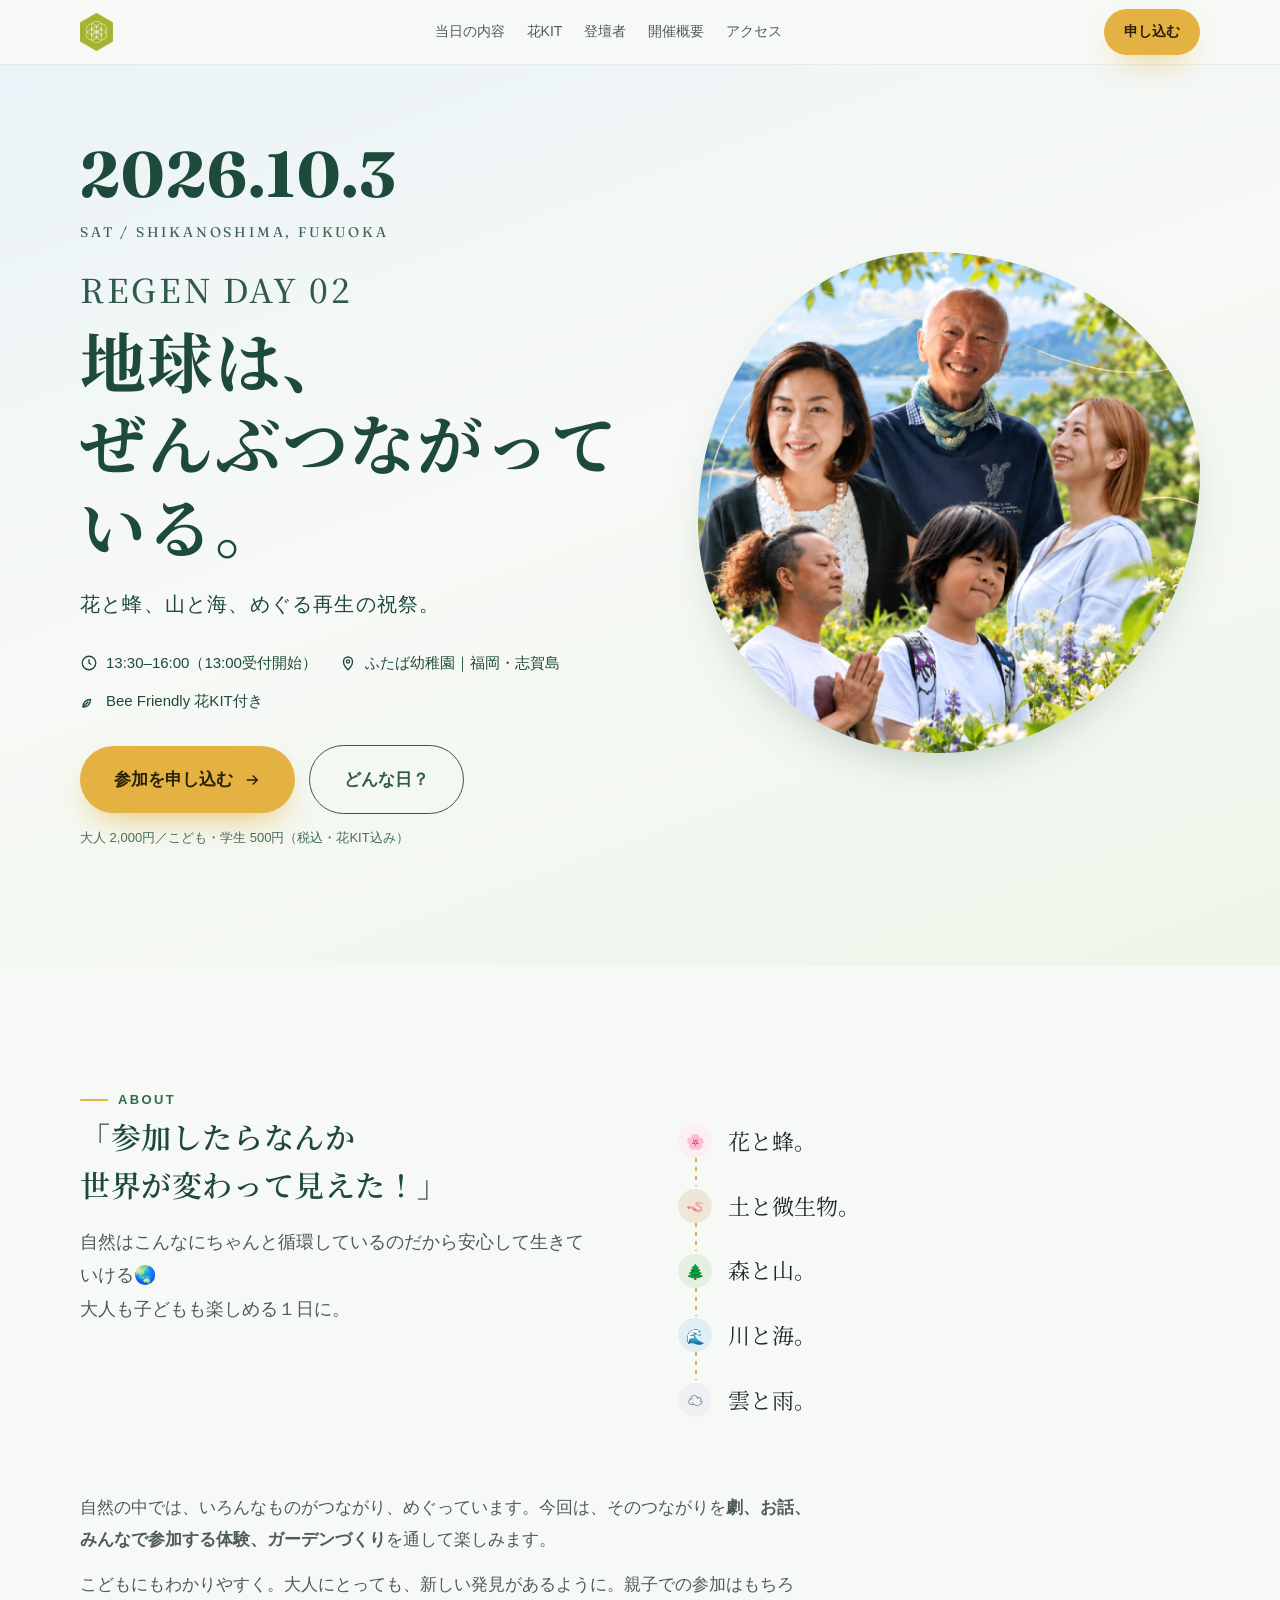
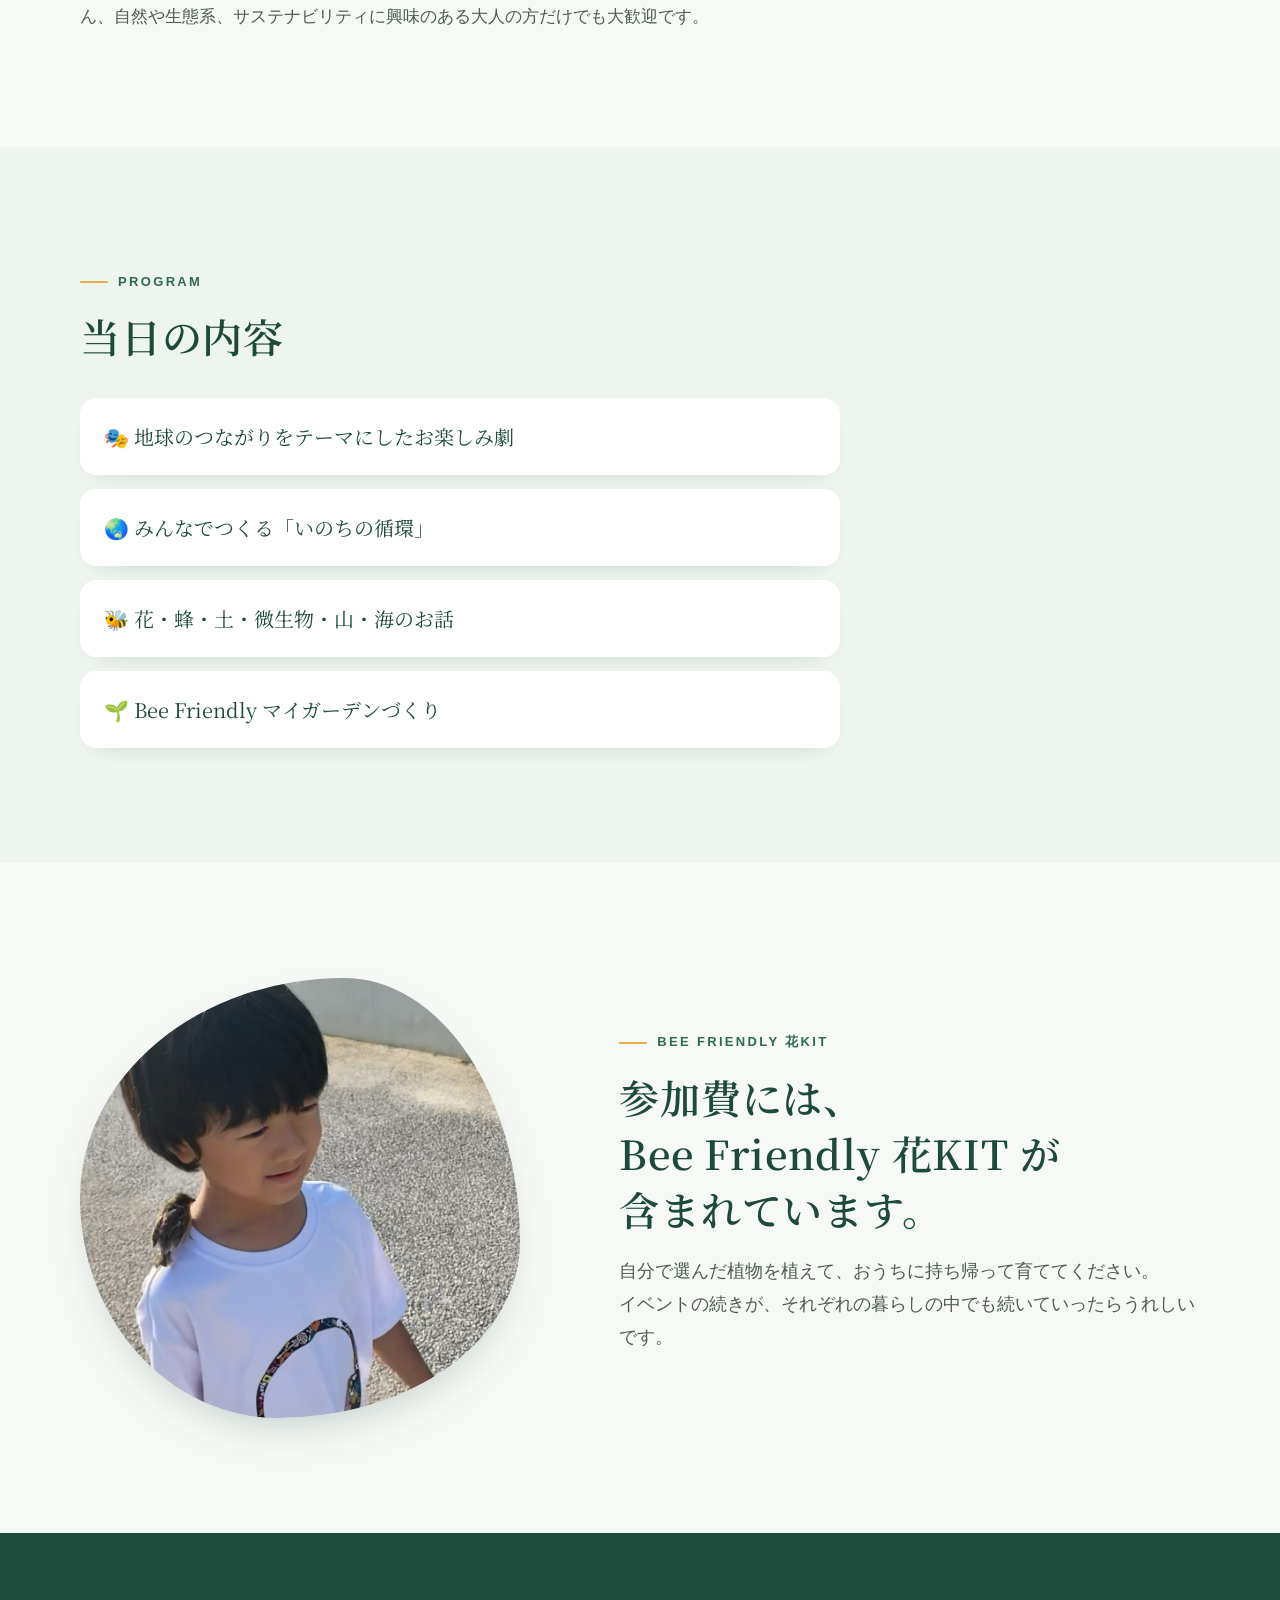
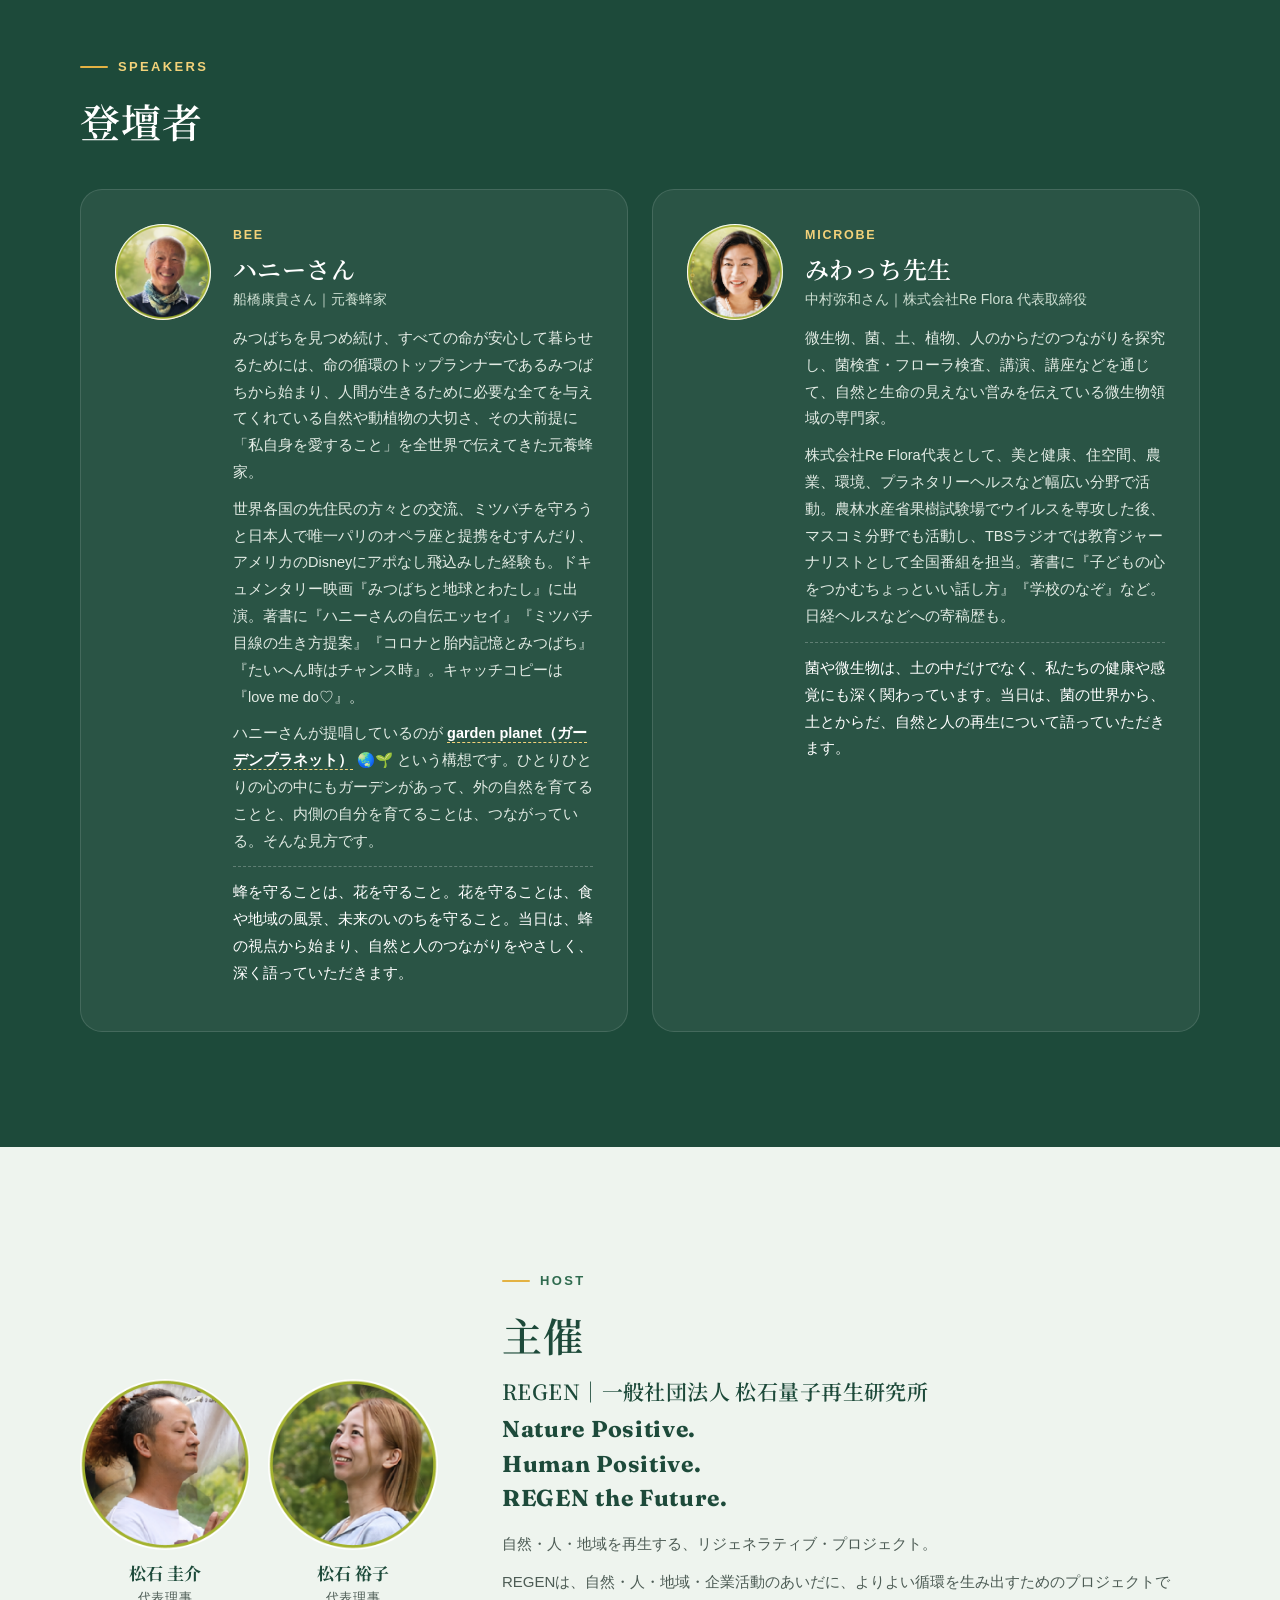
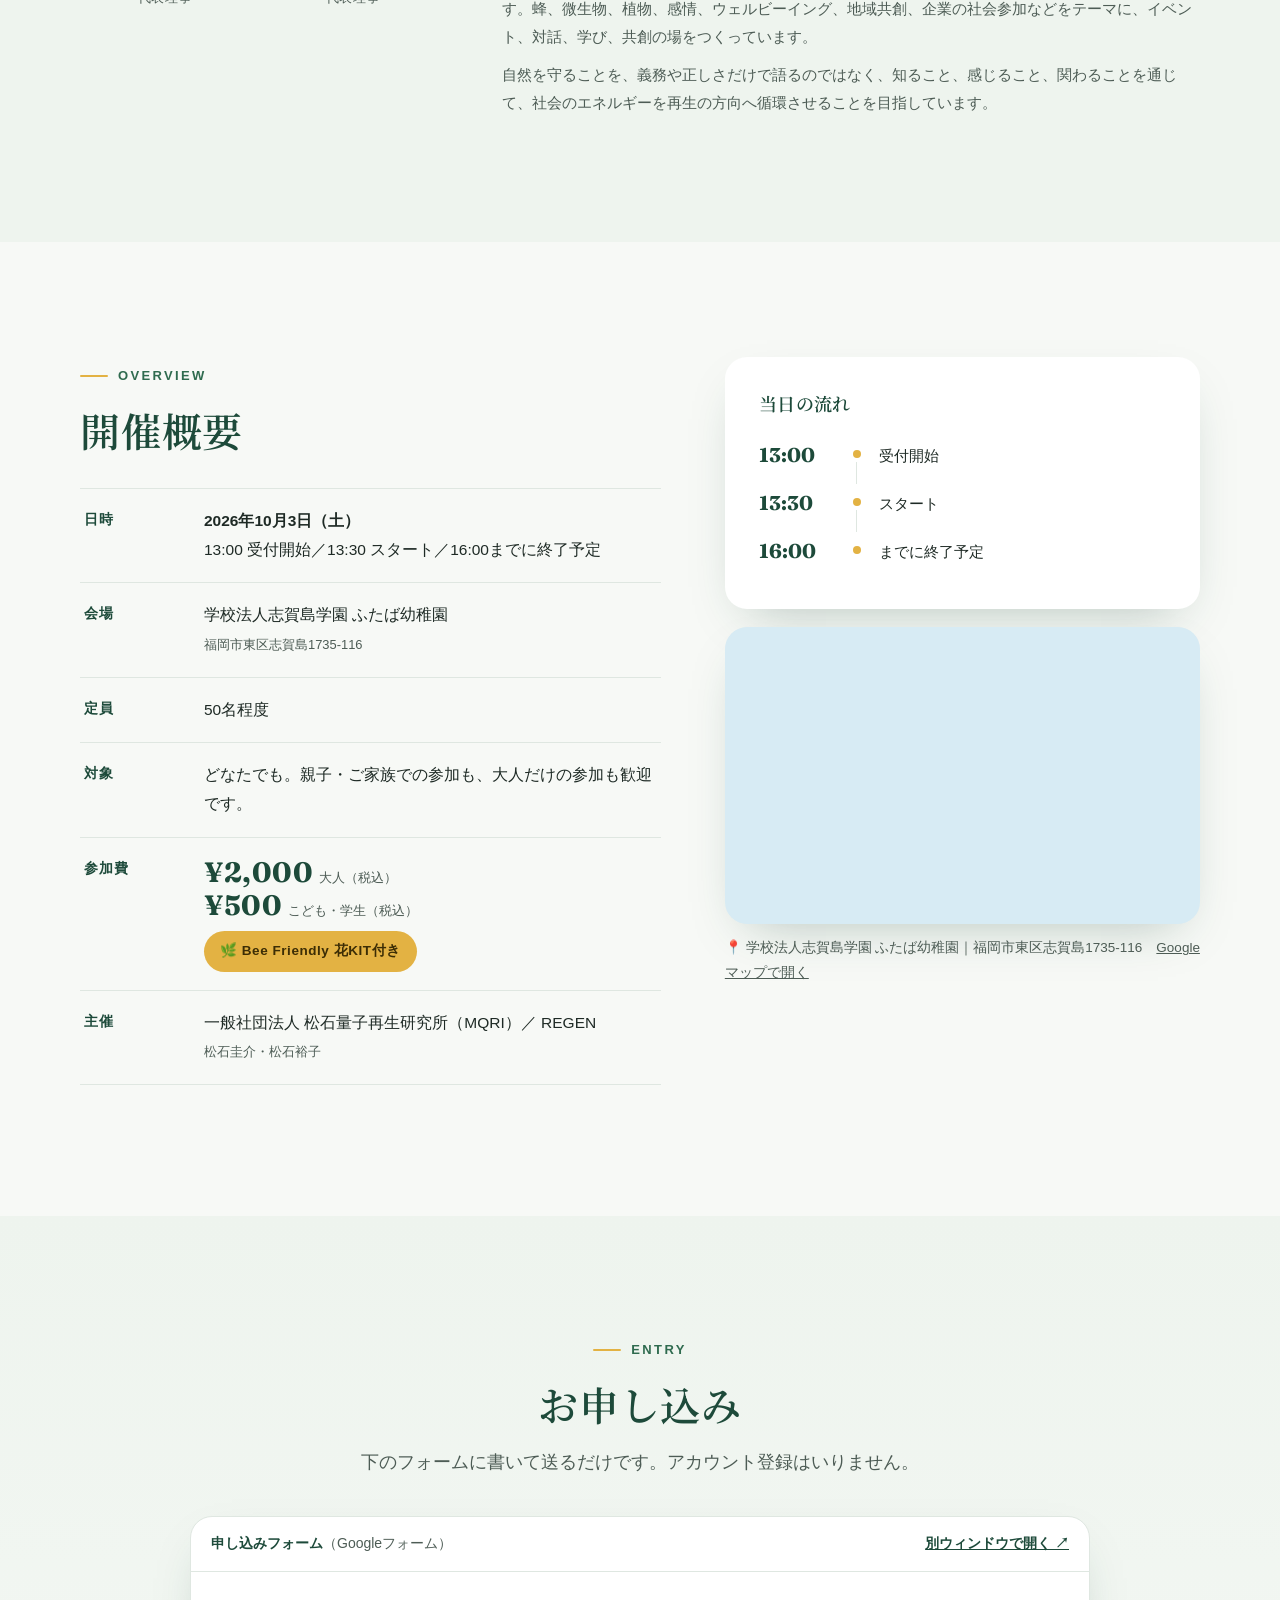
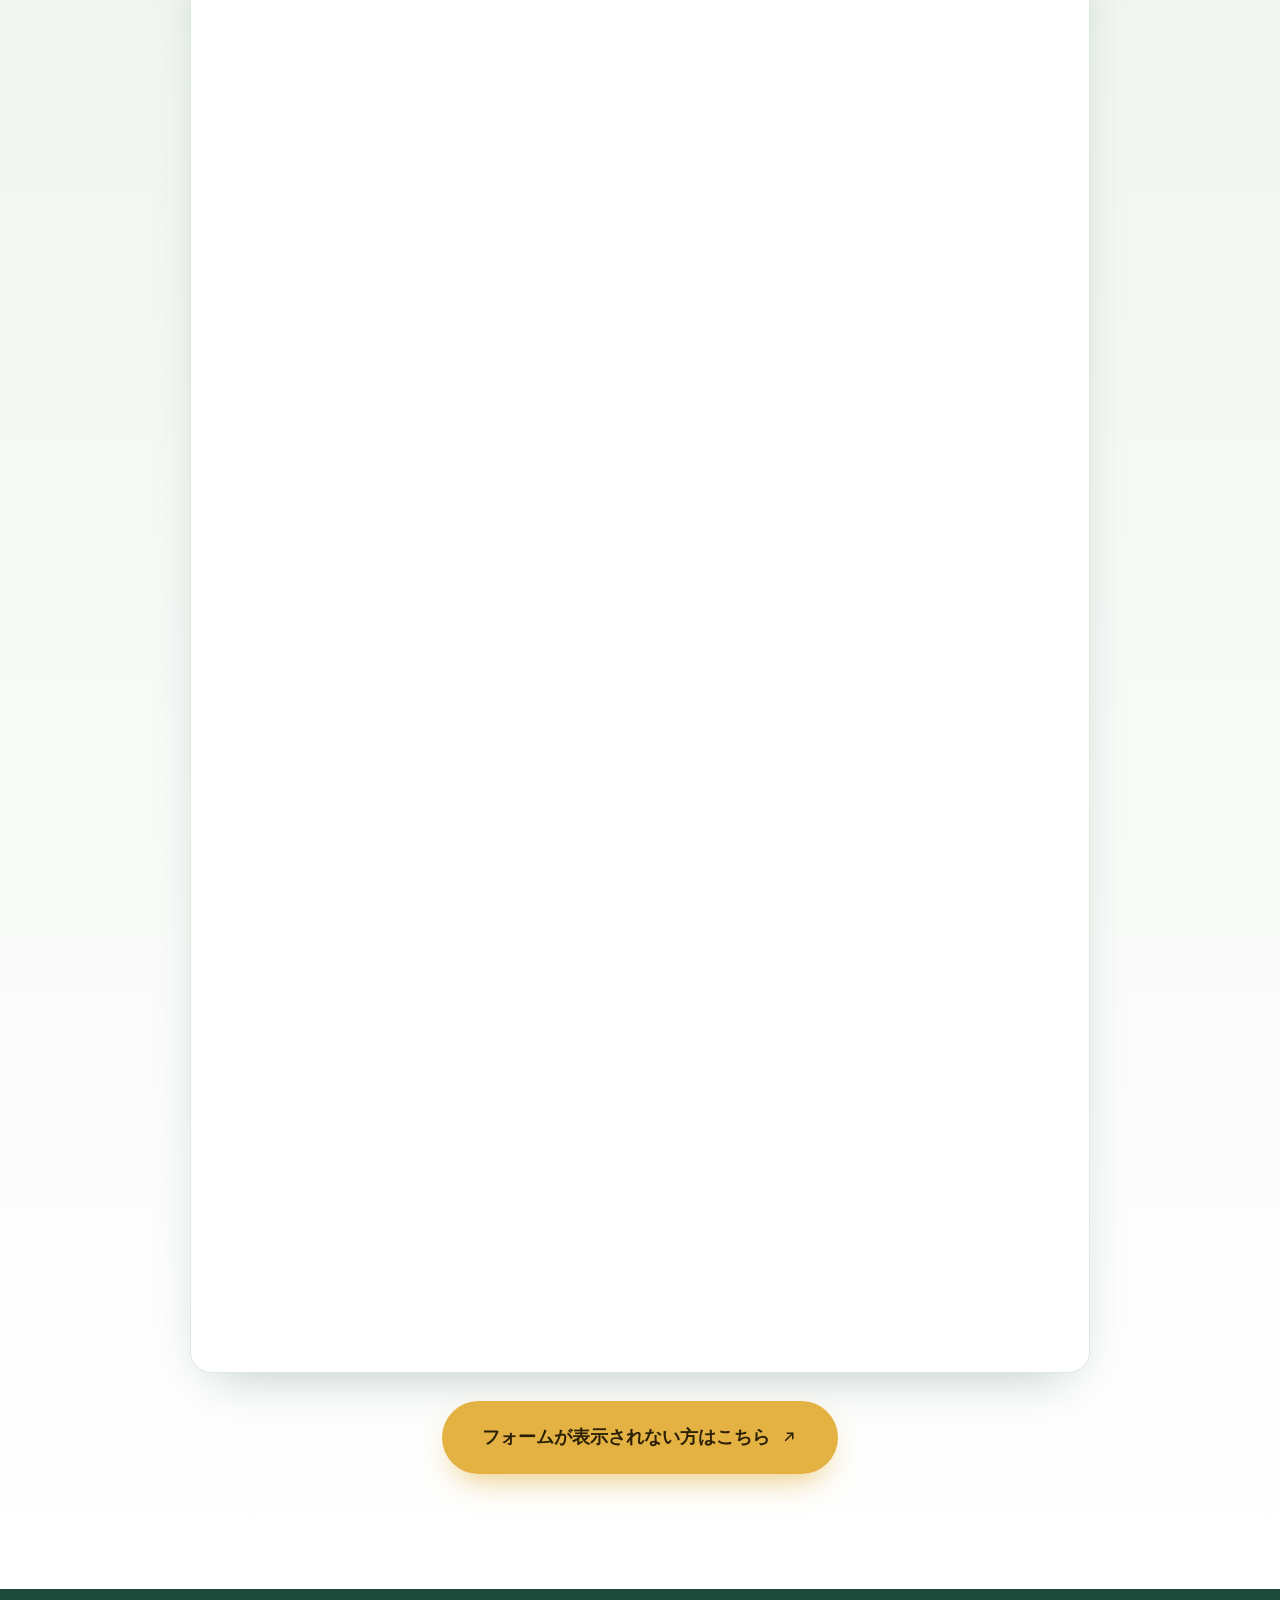
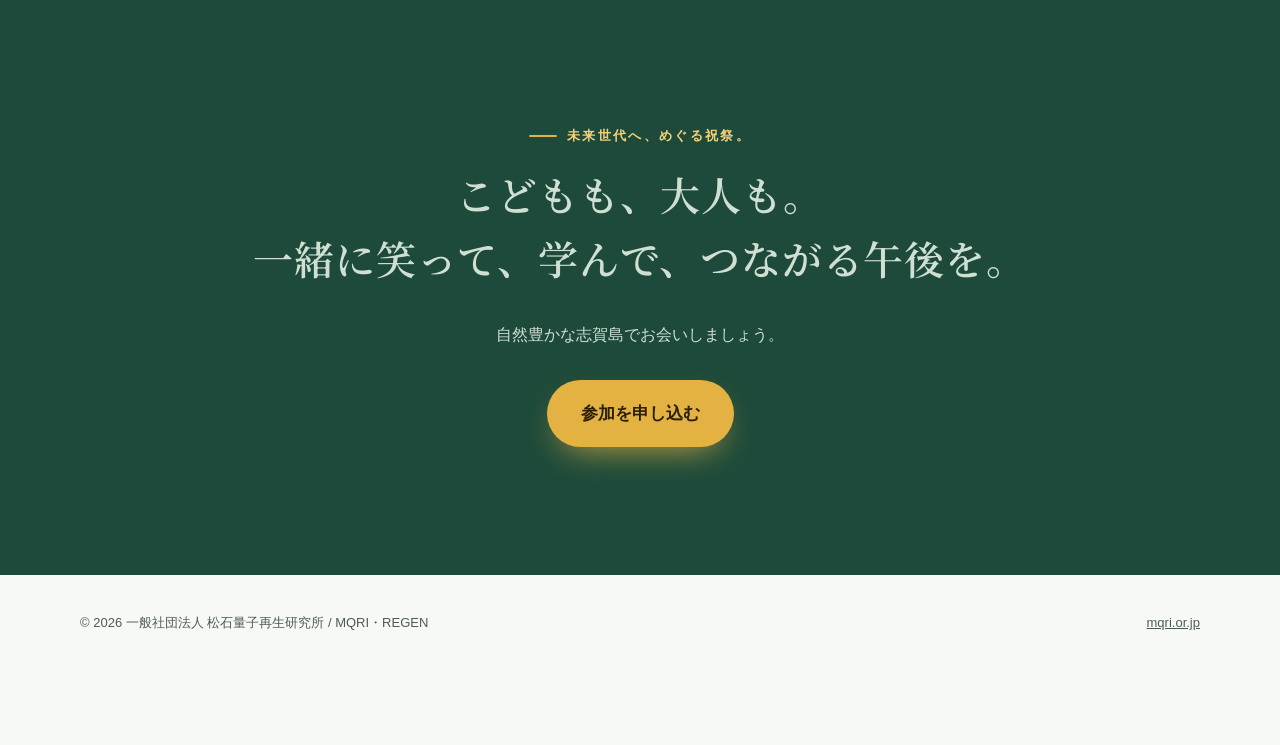
<file: regen-day/2026-10-03/index.html>
<!doctype html>
<html lang="ja" data-theme="a">
<head>
<meta charset="utf-8">
<meta name="viewport" content="width=device-width, initial-scale=1">
<title>REGEN DAY 志賀島｜地球は、ぜんぶつながっている。2026.10.3 SAT</title>
<meta name="description" content="花と蜂、山と海、めぐる再生の祝祭。2026年10月3日（土）福岡・志賀島 ふたば幼稚園。劇・お話・みんなでつくる体験・Bee Friendlyマイガーデンづくり。大人2,000円／こども500円（花KIT付き）。">
<meta property="og:type" content="website">
<meta property="og:title" content="REGEN DAY 志賀島｜地球は、ぜんぶつながっている。">
<meta property="og:description" content="花と蜂、山と海、めぐる再生の祝祭。2026.10.3 SAT 福岡・志賀島。大人も、こどもも。花KIT付き。">
<meta property="og:image" content="https://www.mqri.or.jp/regen-day/2026-10-03/img/og.jpg">
<meta name="twitter:card" content="summary_large_image">
<link rel="icon" href="data:image/svg+xml,%3Csvg xmlns='http://www.w3.org/2000/svg' viewBox='0 0 32 32'%3E%3Ccircle cx='16' cy='16' r='14' fill='%231d4a3a'/%3E%3Ccircle cx='16' cy='16' r='6' fill='%23e3b243'/%3E%3C/svg%3E">
<link rel="preconnect" href="https://fonts.googleapis.com">
<link rel="preconnect" href="https://fonts.gstatic.com" crossorigin>
<link href="https://fonts.googleapis.com/css2?family=Noto+Serif+JP:wght@500;600;700&family=Zen+Kaku+Gothic+New:wght@400;500;700&family=Fraunces:opsz,wght@9..144,500;9..144,700&display=swap" rel="stylesheet">
<style>
/* ============================================================
   CONFIG（文言・リンクはここだけ触ればOK）
   ============================================================ */
:root{
  --form-url: "https://forms.gle/ytmjCoWnSzx3Mv7o7";
}
/* --- palette (theme A: 朝の光) --- */
:root{
  --green:#1d4a3a;      /* カバーの深緑 */
  --green-2:#2f6b4f;
  --leaf:#7fb069;
  --honey:#e3b243;      /* 蜂の軌跡の金 */
  --honey-2:#f3d27a;
  --sky:#d7ebf4;
  --sea:#4c93b6;
  --bg:#f7f9f6;
  --bg-2:#eef4ee;
  --card:#ffffff;
  --ink:#1e2a25;
  --ink-2:#4d5c55;
  --line:#dfe7e1;
  --hero-ink:#1d4a3a;
  --hero-bg:linear-gradient(160deg,#eaf3f7 0%,#f7f9f6 45%,#eef6ea 100%);
  --radius:22px;
  --shadow:0 20px 50px -24px rgba(29,74,58,.35);
}
/* --- theme B: 森の夜（ヒーローだけ深緑で沈める） --- */
[data-theme="b"]{
  --hero-ink:#f4f7f2;
  --hero-bg:radial-gradient(120% 90% at 20% 10%,#2f6b4f 0%,#1d4a3a 45%,#12332a 100%);
}
*{box-sizing:border-box}
html{scroll-behavior:smooth;scroll-padding-top:72px}
body{margin:0;background:var(--bg);color:var(--ink);font-family:"Zen Kaku Gothic New","Hiragino Sans","Noto Sans JP",sans-serif;line-height:1.85;font-size:16px;-webkit-font-smoothing:antialiased;overflow-x:hidden}
img{max-width:100%;display:block}
a{color:inherit}
h1,h2,h3,.serif{font-family:"Noto Serif JP","Hiragino Mincho ProN",serif;font-weight:600;letter-spacing:.02em;line-height:1.4;margin:0}
.en{font-family:"Fraunces","Noto Serif JP",serif;letter-spacing:.14em}
.wrap{width:min(1120px,92vw);margin:0 auto}
section{position:relative;padding:clamp(64px,9vw,120px) 0}
.eyebrow{display:inline-flex;align-items:center;gap:10px;color:var(--green-2);font-weight:700;font-size:13px;letter-spacing:.18em;text-transform:uppercase}
.eyebrow::before{content:"";width:28px;height:2px;background:var(--honey);border-radius:2px}
.h2{font-size:clamp(26px,3.6vw,40px);margin-top:14px;color:var(--green)}
.lead{font-size:clamp(16px,1.6vw,18px);color:var(--ink-2);max-width:44em}
.pill{display:inline-flex;align-items:center;gap:8px;background:var(--green);color:#fff;border-radius:999px;padding:8px 16px;font-size:13.5px;font-weight:700;letter-spacing:.04em}
.pill.honey{background:var(--honey);color:#3c2d05}
.pill.soft{background:#fff;color:var(--green);border:1.5px solid var(--line)}

/* ---- buttons ---- */
.btn{display:inline-flex;align-items:center;justify-content:center;gap:10px;border-radius:999px;padding:18px 34px;font-weight:700;font-size:17px;text-decoration:none;transition:transform .2s ease,box-shadow .2s ease;white-space:nowrap}
.btn:hover{transform:translateY(-2px)}
.btn-primary{background:var(--honey);color:#2b2005;box-shadow:0 14px 34px -14px rgba(227,178,67,.9)}
.btn-primary:hover{box-shadow:0 20px 40px -14px rgba(227,178,67,1)}
.btn-ghost{background:transparent;color:var(--hero-ink);border:1.5px solid currentColor;opacity:.9}
.btn svg{width:18px;height:18px}

/* ---- header ---- */
header{position:sticky;top:0;z-index:50;backdrop-filter:blur(14px);background:color-mix(in srgb,var(--bg) 78%,transparent);border-bottom:1px solid color-mix(in srgb,var(--line) 70%,transparent)}
header .wrap{display:flex;align-items:center;justify-content:space-between;height:64px}
.brand{display:flex;align-items:center;text-decoration:none}
.brand img{height:38px;width:auto}
nav{display:flex;gap:22px;font-size:14px;font-weight:500}
nav a{text-decoration:none;color:var(--ink-2)}
nav a:hover{color:var(--green)}
header .btn{padding:10px 20px;font-size:14px}
@media (max-width:820px){nav{display:none}}

/* ---- S1 hero ---- */
.hero{background:var(--hero-bg);color:var(--hero-ink);padding:clamp(40px,6vw,88px) 0 clamp(60px,8vw,110px);overflow:hidden}
.hero .wrap{display:grid;grid-template-columns:1.05fr .95fr;gap:clamp(28px,5vw,64px);align-items:center}
.hero-date{display:flex;align-items:baseline;gap:14px;flex-wrap:wrap}
.hero-date .big{font-family:"Fraunces",serif;font-weight:700;font-size:clamp(40px,5vw,64px);letter-spacing:.02em;line-height:1}
.hero-date .sub{font-family:"Fraunces",serif;letter-spacing:.2em;font-size:14px;opacity:.85}
.hero h1{font-size:clamp(34px,5.4vw,66px);line-height:1.25;margin:22px 0 14px;font-weight:700}
.hero h1 .thin{display:block;font-size:.5em;font-weight:500;letter-spacing:.08em;margin-bottom:10px;opacity:.9}
.hero .tag{font-size:clamp(16px,1.6vw,20px);font-weight:500;letter-spacing:.06em}
.hero .facts{display:flex;flex-wrap:wrap;gap:10px 22px;margin:26px 0 30px;font-size:15px}
.hero .facts span{display:inline-flex;align-items:center;gap:8px}
.hero .facts svg{width:18px;height:18px;flex:none}
.hero .cta{display:flex;gap:14px;flex-wrap:wrap;align-items:center}
.hero .note{font-size:13px;opacity:.8;margin-top:12px}
.hero-visual{position:relative}
.hero-visual .photo{aspect-ratio:1/1;border-radius:46% 54% 52% 48% / 54% 44% 56% 46%;overflow:hidden;box-shadow:var(--shadow);animation:breathe 14s ease-in-out infinite}
.hero-visual .photo img{width:100%;height:100%;object-fit:cover;object-position:60% 40%}
.hero-visual .chip{position:absolute;background:#fff;color:var(--green);border-radius:16px;padding:12px 16px;box-shadow:var(--shadow);font-size:13px;font-weight:700;line-height:1.4}
.hero-visual .chip b{display:block;font-family:"Fraunces",serif;font-size:20px;letter-spacing:.04em}
.hero-visual .chip.c1{left:-10px;bottom:12%}
@keyframes breathe{0%,100%{border-radius:46% 54% 52% 48% / 54% 44% 56% 46%}50%{border-radius:52% 48% 46% 54% / 46% 56% 44% 54%}}
@media (max-width:860px){
  .hero .wrap{grid-template-columns:1fr}
  .hero-visual{order:-1;max-width:420px;margin:0 auto}
  .hero-visual .chip.c1{left:0}
  .hero .cta .btn{width:100%}
}

/* ---- S2 intro / chain ---- */
.intro-top{display:grid;grid-template-columns:1fr 1fr;gap:clamp(30px,6vw,80px);align-items:start}
.intro-body{margin-top:clamp(34px,5vw,60px);max-width:46em;display:grid;gap:14px}
.intro-body p{margin:0;font-size:clamp(15.5px,1.5vw,17px);color:var(--ink-2)}
.quote{font-size:clamp(22px,2.6vw,30px);color:var(--green);line-height:1.6}
.chain{list-style:none;margin:28px 0 0;padding:0;display:grid;gap:0;position:relative}
.chain li{display:grid;grid-template-columns:34px 1fr;gap:16px;align-items:center;padding:12px 0;font-family:"Noto Serif JP",serif;font-size:clamp(18px,2vw,22px);color:var(--ink)}
.chain .dot{width:34px;height:34px;border-radius:50%;display:grid;place-items:center;position:relative;font-size:15px}
.chain li:not(:last-child) .dot::after{content:"";position:absolute;top:34px;left:50%;width:2px;height:28px;background:repeating-linear-gradient(to bottom,var(--honey) 0 4px,transparent 4px 9px)}
.chain .d1{background:#fbeff4}.chain .d2{background:#efe6d8}.chain .d3{background:#e5f0e2}.chain .d4{background:#e0eef6}.chain .d5{background:#eef0f4}
.photo-blob{border-radius:var(--radius);overflow:hidden;box-shadow:var(--shadow)}
.photo-blob img{width:100%;height:100%;object-fit:cover}
@media (max-width:860px){.intro-top{grid-template-columns:1fr;gap:22px}}

/* ---- S3 program ---- */
.program{background:var(--bg-2)}
.plist{list-style:none;margin:34px 0 0;padding:0;display:grid;gap:14px;max-width:760px}
.plist li{background:var(--card);border-radius:16px;padding:20px 24px;font-family:"Noto Serif JP",serif;font-size:clamp(17px,1.9vw,20px);color:var(--green);box-shadow:0 10px 26px -20px rgba(29,74,58,.4)}
.grid4{display:grid;grid-template-columns:repeat(4,1fr);gap:18px;margin-top:38px}
.card{background:var(--card);border-radius:var(--radius);overflow:hidden;box-shadow:0 12px 34px -22px rgba(29,74,58,.35);display:flex;flex-direction:column}
.card .img{aspect-ratio:4/3;overflow:hidden}
.card .img img{width:100%;height:100%;object-fit:cover;transition:transform .6s ease}
.card:hover .img img{transform:scale(1.04)}
.card .body{padding:20px 22px 24px}
.card .num{font-family:"Fraunces",serif;color:var(--honey);font-weight:700;letter-spacing:.1em;font-size:13px}
.card h3{font-size:19px;margin:6px 0 8px;color:var(--green)}
.card p{margin:0;font-size:14.5px;color:var(--ink-2)}
@media (max-width:980px){.grid4{grid-template-columns:repeat(2,1fr)}}
@media (max-width:520px){.grid4{grid-template-columns:1fr}}

/* ---- S4 kit ---- */
.kit .wrap{display:grid;grid-template-columns:.9fr 1.1fr;gap:clamp(28px,5vw,70px);align-items:center}
.kit .photo-blob{aspect-ratio:1/1;border-radius:60% 40% 55% 45% / 50% 60% 40% 50%;max-width:440px}
@media (max-width:860px){.kit .wrap{grid-template-columns:1fr}.kit .photo-blob{margin:0 auto}}

/* ---- S5 speakers ---- */
.speakers{background:var(--green);color:#f1f5f0}
.speakers .eyebrow{color:var(--honey-2)}
.speakers .h2{color:#fff}
.speakers .lead{color:#cfe0d3}
.sp-grid{display:grid;grid-template-columns:1fr 1fr;gap:24px;margin-top:40px}
.sp{background:rgba(255,255,255,.06);border:1px solid rgba(255,255,255,.12);border-radius:var(--radius);padding:clamp(22px,3vw,34px);display:grid;grid-template-columns:96px 1fr;gap:22px;align-items:start}
.sp .face{width:96px;height:96px;border-radius:50%;overflow:hidden;background:conic-gradient(from 140deg,var(--honey) 0 40%,var(--leaf) 40% 100%);display:grid;place-items:center;font-family:"Noto Serif JP",serif;font-size:30px;color:var(--green);font-weight:700}
.sp .face img{width:100%;height:100%;object-fit:cover}
.sp .role{font-size:12.5px;letter-spacing:.14em;color:var(--honey-2);font-weight:700}
.sp h3{font-size:24px;color:#fff;margin:4px 0 2px}
.sp .sub{font-size:14px;color:#cfe0d3;margin-bottom:12px}
.sp p{margin:0 0 10px;font-size:14.5px;color:#e2ebe4}
.sp .gp{font-weight:700;color:#fff;border-bottom:1.5px dashed var(--honey-2);padding-bottom:1px}
.sp a.gp[href]{text-decoration:none;transition:color .2s}
.sp a.gp[href]:hover{color:var(--honey-2);border-bottom-style:solid}
.sp .talk{margin-top:12px;padding-top:12px;border-top:1px dashed rgba(255,255,255,.25);color:#fff;font-weight:500}
@media (max-width:900px){.sp-grid{grid-template-columns:1fr}}
@media (max-width:520px){.sp{grid-template-columns:1fr}.sp .face{width:80px;height:80px}}

/* ---- S6 overview ---- */
.ov .wrap{display:grid;grid-template-columns:1.1fr .9fr;gap:clamp(28px,5vw,64px);align-items:start}
.dl{display:grid;grid-template-columns:120px 1fr;gap:0;border-top:1px solid var(--line);margin-top:30px}
.dl>div{padding:18px 4px;border-bottom:1px solid var(--line)}
.dl dt{font-weight:700;color:var(--green);font-size:14px;letter-spacing:.06em}
.dl dd{margin:0;font-size:15.5px}
.dl .price{font-family:"Fraunces",serif;font-size:28px;font-weight:700;color:var(--green);letter-spacing:.02em;line-height:1.2}
.dl .price small{font-family:"Zen Kaku Gothic New",sans-serif;font-size:13px;font-weight:500;color:var(--ink-2);margin-left:6px;letter-spacing:0}
.timeline{background:var(--card);border-radius:var(--radius);padding:clamp(22px,3vw,34px);box-shadow:var(--shadow)}
.timeline h3{font-size:18px;color:var(--green);margin-bottom:16px}
.tl{list-style:none;margin:0;padding:0;display:grid}
.tl li{display:grid;grid-template-columns:76px 20px 1fr;gap:12px;align-items:start;padding:10px 0}
.tl .t{font-family:"Fraunces",serif;font-weight:700;color:var(--green);font-size:20px;line-height:1.3}
.tl .k{position:relative;width:20px;height:100%}
.tl .k::before{content:"";position:absolute;left:6px;top:8px;width:8px;height:8px;border-radius:50%;background:var(--honey)}
.tl li:not(:last-child) .k::after{content:"";position:absolute;left:9.5px;top:20px;bottom:-14px;width:1px;background:var(--line)}
.tl .d{font-size:15px}
.tl .d small{display:block;color:var(--ink-2);font-size:13px}
.map{margin-top:18px;border-radius:var(--radius);overflow:hidden;box-shadow:var(--shadow);aspect-ratio:16/10;background:var(--sky)}
.map iframe{width:100%;height:100%;border:0;display:block}
@media (max-width:860px){.ov .wrap{grid-template-columns:1fr}.dl{grid-template-columns:96px 1fr}}

/* ---- S8 apply ---- */
.apply{background:linear-gradient(180deg,var(--bg-2),#fff)}
.apply-head{text-align:center;max-width:720px;margin:0 auto}
.apply-head .lead{margin:14px auto 0}
.form-shell{margin:36px auto 0;max-width:900px;background:var(--card);border-radius:var(--radius);box-shadow:var(--shadow);overflow:hidden;border:1px solid var(--line)}
.form-shell .bar{display:flex;flex-wrap:wrap;align-items:center;justify-content:space-between;gap:6px 10px;padding:14px 20px;border-bottom:1px solid var(--line);font-size:14px;color:var(--ink-2)}
.form-shell .bar b{color:var(--green)}
.form-shell .bar a{font-weight:700;color:var(--green)}
.form-shell iframe{width:100%;height:1400px;border:0;display:block;background:#fff}
.apply .fallback{text-align:center;margin-top:28px}
.apply .fallback .btn{font-size:18px;padding:20px 40px}
.apply .fallback p{font-size:13.5px;color:var(--ink-2);margin:12px 0 0}

/* ---- S9 host / footer ---- */
.host{background:var(--bg-2)}
.host .wrap{display:grid;grid-template-columns:auto 1fr;gap:clamp(28px,5vw,64px);align-items:center}
.host-people{display:grid;grid-template-columns:repeat(2,1fr);gap:18px;min-width:min(340px,70vw)}
.host-people figure{margin:0;text-align:center}
.host-people img{width:100%;max-width:170px;margin:0 auto;border-radius:50%}
.host-people figcaption{margin-top:10px;line-height:1.5}
.host-people figcaption b{display:block;font-family:"Noto Serif JP",serif;font-size:17px;color:var(--green)}
.host-people figcaption span{font-size:12.5px;color:var(--ink-2);letter-spacing:.06em}
.host .tagline{font-family:"Fraunces","Noto Serif JP",serif;font-size:clamp(19px,2vw,23px);line-height:1.5;letter-spacing:.03em;color:var(--green);margin:0 0 14px}
.host h3{font-size:21px;color:var(--green);margin:14px 0 6px}
.host p{margin:0 0 10px;font-size:15px;color:var(--ink-2)}
@media (max-width:860px){.host .wrap{grid-template-columns:1fr}.host-people{max-width:400px;margin:0 auto}}
.close{background:var(--green);color:#fff;text-align:center;padding:clamp(70px,10vw,130px) 0}
.close .serif{font-size:clamp(24px,3.6vw,40px);line-height:1.6}
.close p{color:#cfe0d3;margin:16px auto 30px;max-width:34em}
footer{padding:36px 0 110px;font-size:13px;color:var(--ink-2)}
footer .wrap{display:flex;justify-content:space-between;gap:16px;flex-wrap:wrap;align-items:center}
footer a{color:var(--ink-2)}

/* ---- sticky mobile CTA ---- */
.sticky{position:fixed;left:0;right:0;bottom:0;z-index:60;padding:10px 14px calc(10px + env(safe-area-inset-bottom));background:color-mix(in srgb,var(--bg) 90%,transparent);backdrop-filter:blur(12px);border-top:1px solid var(--line);display:none}
.sticky .btn{width:100%;padding:16px}
.sticky small{display:block;text-align:center;color:var(--ink-2);font-size:12px;margin-top:6px}
@media (max-width:820px){.sticky{display:block}}
@media (max-width:340px){.hero h1{font-size:26px}}
@media (max-width:420px){
  .hero h1{font-size:30px;letter-spacing:0}
  .hero-date .big{font-size:38px}
}
@media (max-width:520px){
  .grid4{gap:14px}
  .card{flex-direction:row;align-items:stretch}
  .card .img{aspect-ratio:auto;width:34%;flex:none}
  .card .body{padding:14px 16px 16px}
  .card h3{font-size:16.5px}
  .card p{font-size:13.5px}
}
@media (max-width:560px){
  .btn{white-space:normal;text-align:center;line-height:1.4;padding:16px 22px;font-size:16px}
  header .btn{white-space:nowrap;padding:10px 16px;font-size:13.5px}
  .apply .fallback .btn{width:100%;font-size:16px;padding:18px 20px}
  .hero-visual .chip{font-size:12px;padding:10px 12px}
  .hero-visual .chip b{font-size:17px}
}

/* ---- review badges（#review で表示） ---- */
[data-s]{position:relative}
body.review [data-s]::before{content:attr(data-s);position:absolute;left:8px;top:8px;z-index:5;background:#ff3d71;color:#fff;font:700 11px/1 monospace;padding:6px 8px;border-radius:6px;letter-spacing:.06em}

/* ---- motion ---- */
.reveal{opacity:0;transform:translateY(18px);transition:opacity .8s ease,transform .8s ease}
.reveal.in{opacity:1;transform:none}
@media (prefers-reduced-motion:reduce){.reveal{opacity:1;transform:none;transition:none}.hero-visual .photo{animation:none}}
</style>
</head>
<body>

<!-- S0 HEADER -->
<header data-s="S0-HEADER">
  <div class="wrap">
    <a class="brand" href="#top" aria-label="REGEN">
      <img src="/regen-day/2026-10-03/img/regen-logo.png" alt="REGEN" width="166" height="191">
    </a>
    <nav>
      <a href="#program">当日の内容</a>
      <a href="#kit">花KIT</a>
      <a href="#speakers">登壇者</a>
      <a href="#overview">開催概要</a>
      <a href="#access">アクセス</a>
    </nav>
    <a class="btn btn-primary" href="#apply">申し込む</a>
  </div>
</header>

<!-- S1 HERO -->
<section class="hero" id="top" data-s="S1-HERO">
  <div class="wrap">
    <div class="hero-copy">
      <div class="hero-date">
        <span class="big">2026.10.3</span>
        <span class="sub">SAT / SHIKANOSHIMA, FUKUOKA</span>
      </div>
      <h1>
        <span class="thin">REGEN DAY 02</span>
        地球は、<br>ぜんぶつながっている。
      </h1>
      <p class="tag">花と蜂、山と海、めぐる再生の祝祭。</p>
      <div class="facts">
        <span><svg viewBox="0 0 24 24" fill="none" stroke="currentColor" stroke-width="1.8"><circle cx="12" cy="12" r="9"/><path d="M12 7v5l3 2"/></svg>13:30–16:00（13:00受付開始）</span>
        <span><svg viewBox="0 0 24 24" fill="none" stroke="currentColor" stroke-width="1.8"><path d="M12 21s-6-5.3-6-11a6 6 0 0 1 12 0c0 5.7-6 11-6 11z"/><circle cx="12" cy="10" r="2.2"/></svg>ふたば幼稚園｜福岡・志賀島</span>
        <span><svg viewBox="0 0 24 24" fill="none" stroke="currentColor" stroke-width="1.8"><path d="M4 20c0-6 4-10 10-10 0 6-4 10-10 10z"/><path d="M4 20l7-7"/></svg>Bee Friendly 花KIT付き</span>
      </div>
      <div class="cta">
        <a class="btn btn-primary" href="#apply">
          参加を申し込む
          <svg viewBox="0 0 24 24" fill="none" stroke="currentColor" stroke-width="2"><path d="M5 12h14M13 6l6 6-6 6"/></svg>
        </a>
        <a class="btn btn-ghost" href="#program">どんな日？</a>
      </div>
      <p class="note">大人 2,000円／こども・学生 500円（税込・花KIT込み）</p>
    </div>
    <div class="hero-visual">
      <div class="photo"><img src="/regen-day/2026-10-03/img/people.jpg" alt="志賀島の緑と海を背景に、笑う大人とこども" width="1100" height="1072" fetchpriority="high"></div>
    </div>
  </div>
</section>

<!-- S2 INTRO -->
<section class="intro reveal" id="about" data-s="S2-INTRO">
  <div class="wrap">
    <div class="intro-top">
      <div>
        <span class="eyebrow">About</span>
        <p class="quote serif">「参加したらなんか<br>世界が変わって見えた！」</p>
        <p class="lead">自然はこんなにちゃんと循環しているのだから安心して生きていける🌏<br>大人も子どもも楽しめる１日に。</p>
      </div>
      <ul class="chain" aria-label="つながっているもの">
        <li><span class="dot d1">🌸</span>花と蜂。</li>
        <li><span class="dot d2">🪱</span>土と微生物。</li>
        <li><span class="dot d3">🌲</span>森と山。</li>
        <li><span class="dot d4">🌊</span>川と海。</li>
        <li><span class="dot d5">☁️</span>雲と雨。</li>
      </ul>
    </div>
    <div class="intro-body">
      <p>自然の中では、いろんなものがつながり、めぐっています。今回は、そのつながりを<strong>劇、お話、みんなで参加する体験、ガーデンづくり</strong>を通して楽しみます。</p>
      <p>こどもにもわかりやすく。大人にとっても、新しい発見があるように。親子での参加はもちろん、自然や生態系、サステナビリティに興味のある大人の方だけでも大歓迎です。</p>
    </div>
  </div>
</section>

<!-- S3 PROGRAM -->
<section class="program reveal" id="program" data-s="S3-PROGRAM">
  <div class="wrap">
    <span class="eyebrow">Program</span>
    <h2 class="h2">当日の内容</h2>
    <ul class="plist">
      <li>🎭 地球のつながりをテーマにしたお楽しみ劇</li>
      <li>🌏 みんなでつくる「いのちの循環」</li>
      <li>🐝 花・蜂・土・微生物・山・海のお話</li>
      <li>🌱 Bee Friendly マイガーデンづくり</li>
    </ul>
  </div>
</section>

<!-- S4 KIT -->
<section class="kit reveal" id="kit" data-s="S4-KIT">
  <div class="wrap">
    <div class="photo-blob"><img src="/regen-day/2026-10-03/img/kid.jpg" alt="肩に小鳥をとまらせて笑うこども" style="object-position:50% 20%"></div>
    <div>
      <span class="eyebrow">Bee Friendly 花KIT</span>
      <h2 class="h2">参加費には、<br>Bee Friendly 花KIT が<br>含まれています。</h2>
      <p class="lead">自分で選んだ植物を植えて、おうちに持ち帰って育ててください。<br>イベントの続きが、それぞれの暮らしの中でも続いていったらうれしいです。</p>
    </div>
  </div>
</section>

<!-- S5 SPEAKERS -->
<section class="speakers reveal" id="speakers" data-s="S5-SPEAKERS">
  <div class="wrap">
    <span class="eyebrow">Speakers</span>
    <h2 class="h2">登壇者</h2>
    <div class="sp-grid">
      <article class="sp">
        <div class="face"><img src="/regen-day/2026-10-03/img/face-honey.png" alt="ハニーさん（船橋康貴さん）"></div>
        <div>
          <div class="role">BEE</div>
          <h3>ハニーさん</h3>
          <div class="sub">船橋康貴さん｜元養蜂家</div>
          <p>みつばちを見つめ続け、すべての命が安心して暮らせるためには、命の循環のトップランナーであるみつばちから始まり、人間が生きるために必要な全てを与えてくれている自然や動植物の大切さ、その大前提に「私自身を愛すること」を全世界で伝えてきた元養蜂家。</p>
          <p>世界各国の先住民の方々との交流、ミツバチを守ろうと日本人で唯一パリのオペラ座と提携をむすんだり、アメリカのDisneyにアポなし飛込みした経験も。ドキュメンタリー映画『みつばちと地球とわたし』に出演。著書に『ハニーさんの自伝エッセイ』『ミツバチ目線の生き方提案』『コロナと胎内記憶とみつばち』『たいへん時はチャンス時』。キャッチコピーは『love me do♡』。</p>
          <p>ハニーさんが提唱しているのが <a class="gp" data-gp>garden planet（ガーデンプラネット）</a> 🌏🌱 という構想です。ひとりひとりの心の中にもガーデンがあって、外の自然を育てることと、内側の自分を育てることは、つながっている。そんな見方です。</p>
          <p class="talk">蜂を守ることは、花を守ること。花を守ることは、食や地域の風景、未来のいのちを守ること。当日は、蜂の視点から始まり、自然と人のつながりをやさしく、深く語っていただきます。</p>
        </div>
      </article>
      <article class="sp">
        <div class="face"><img src="/regen-day/2026-10-03/img/face-miwa.png" alt="みわっち先生（中村弥和さん）"></div>
        <div>
          <div class="role">MICROBE</div>
          <h3>みわっち先生</h3>
          <div class="sub">中村弥和さん｜株式会社Re Flora 代表取締役</div>
          <p>微生物、菌、土、植物、人のからだのつながりを探究し、菌検査・フローラ検査、講演、講座などを通じて、自然と生命の見えない営みを伝えている微生物領域の専門家。</p>
          <p>株式会社Re Flora代表として、美と健康、住空間、農業、環境、プラネタリーヘルスなど幅広い分野で活動。農林水産省果樹試験場でウイルスを専攻した後、マスコミ分野でも活動し、TBSラジオでは教育ジャーナリストとして全国番組を担当。著書に『子どもの心をつかむちょっといい話し方』『学校のなぞ』など。日経ヘルスなどへの寄稿歴も。</p>
          <p class="talk">菌や微生物は、土の中だけでなく、私たちの健康や感覚にも深く関わっています。当日は、菌の世界から、土とからだ、自然と人の再生について語っていただきます。</p>
        </div>
      </article>
    </div>
  </div>
</section>

<!-- S6 HOST -->
<section class="host reveal" id="host" data-s="S6-HOST">
  <div class="wrap">
    <div class="host-people">
      <figure>
        <img src="/regen-day/2026-10-03/img/face-keisuke.png" alt="松石圭介">
        <figcaption><b>松石 圭介</b><span>代表理事</span></figcaption>
      </figure>
      <figure>
        <img src="/regen-day/2026-10-03/img/face-hiroko.png" alt="松石裕子">
        <figcaption><b>松石 裕子</b><span>代表理事</span></figcaption>
      </figure>
    </div>
    <div>
      <span class="eyebrow">Host</span>
      <h2 class="h2">主催</h2>
      <h3>REGEN｜一般社団法人 松石量子再生研究所</h3>
      <p class="tagline"><strong>Nature Positive.<br>Human Positive.<br>REGEN the Future.</strong></p>
      <p>自然・人・地域を再生する、リジェネラティブ・プロジェクト。</p>
      <p>REGENは、自然・人・地域・企業活動のあいだに、よりよい循環を生み出すためのプロジェクトです。蜂、微生物、植物、感情、ウェルビーイング、地域共創、企業の社会参加などをテーマに、イベント、対話、学び、共創の場をつくっています。</p>
      <p>自然を守ることを、義務や正しさだけで語るのではなく、知ること、感じること、関わることを通じて、社会のエネルギーを再生の方向へ循環させることを目指しています。</p>
    </div>
  </div>
</section>

<!-- S7 OVERVIEW + S8 ACCESS -->
<section class="ov reveal" id="overview" data-s="S7-OVERVIEW">
  <div class="wrap">
    <div>
      <span class="eyebrow">Overview</span>
      <h2 class="h2">開催概要</h2>
      <dl class="dl">
        <div><dt>日時</dt></div><div><dd><strong>2026年10月3日（土）</strong><br>13:00 受付開始／13:30 スタート／16:00までに終了予定</dd></div>
        <div><dt>会場</dt></div><div><dd>学校法人志賀島学園 ふたば幼稚園<br><small style="color:var(--ink-2)">福岡市東区志賀島1735-116</small></dd></div>
        <div><dt>定員</dt></div><div><dd>50名程度</dd></div>
        <div><dt>対象</dt></div><div><dd>どなたでも。親子・ご家族での参加も、大人だけの参加も歓迎です。</dd></div>
        <div><dt>参加費</dt></div><div><dd>
          <div class="price">¥2,000<small>大人（税込）</small></div>
          <div class="price">¥500<small>こども・学生（税込）</small></div>
          <div style="margin-top:8px"><span class="pill honey">🌿 Bee Friendly 花KIT付き</span></div>
        </dd></div>
        <div><dt>主催</dt></div><div><dd>一般社団法人 松石量子再生研究所（MQRI）／ REGEN<br><small style="color:var(--ink-2)">松石圭介・松石裕子</small></dd></div>
      </dl>
    </div>
    <div id="access" data-s="S8-ACCESS">
      <div class="timeline">
        <h3>当日の流れ</h3>
        <ul class="tl">
          <li><span class="t">13:00</span><span class="k"></span><span class="d">受付開始</span></li>
          <li><span class="t">13:30</span><span class="k"></span><span class="d">スタート</span></li>
          <li><span class="t">16:00</span><span class="k"></span><span class="d">までに終了予定</span></li>
        </ul>
      </div>
      <div class="map">
        <iframe title="ふたば幼稚園の地図" referrerpolicy="no-referrer-when-downgrade"
          src="https://maps.google.com/maps?q=%E5%AD%A6%E6%A0%A1%E6%B3%95%E4%BA%BA%E5%BF%97%E8%B3%80%E5%B3%B6%E5%AD%A6%E5%9C%92%E3%81%B5%E3%81%9F%E3%81%B0%E5%B9%BC%E7%A8%8E%E5%9C%92%20%E7%A6%8F%E5%B2%A1%E5%B8%82%E6%9D%B1%E5%8C%BA%E5%BF%97%E8%B3%80%E5%B3%B61735-116&z=15&output=embed"></iframe>
      </div>
      <p style="font-size:13.5px;color:var(--ink-2);margin:12px 0 0">📍 学校法人志賀島学園 ふたば幼稚園｜福岡市東区志賀島1735-116　<a href="https://www.google.com/maps/search/?api=1&query=%E5%AD%A6%E6%A0%A1%E6%B3%95%E4%BA%BA%E5%BF%97%E8%B3%80%E5%B3%B6%E5%AD%A6%E5%9C%92%E3%81%B5%E3%81%9F%E3%81%B0%E5%B9%BC%E7%A8%8E%E5%9C%92" target="_blank" rel="noopener">Googleマップで開く</a></p>
    </div>
  </div>
</section>

<!-- S9 APPLY -->
<section class="apply reveal" id="apply" data-s="S9-APPLY">
  <div class="wrap">
    <div class="apply-head">
      <span class="eyebrow">Entry</span>
      <h2 class="h2">お申し込み</h2>
      <p class="lead">下のフォームに書いて送るだけです。アカウント登録はいりません。</p>
    </div>
    <div class="form-shell">
      <div class="bar"><span><b>申し込みフォーム</b>（Googleフォーム）</span><a href="https://forms.gle/ytmjCoWnSzx3Mv7o7" target="_blank" rel="noopener">別ウィンドウで開く ↗</a></div>
      <iframe id="gform" title="REGEN DAY 申し込みフォーム"
        src="https://docs.google.com/forms/d/e/1FAIpQLSdjGp-YWhrDGnNYXHmax9K2ssjq2s-0qMblgtZmwXK5lAcHDQ/viewform?embedded=true">読み込んでいます…</iframe>
    </div>
    <div class="fallback">
      <a class="btn btn-primary" href="https://forms.gle/ytmjCoWnSzx3Mv7o7" target="_blank" rel="noopener">
        フォームが表示されない方はこちら
        <svg viewBox="0 0 24 24" fill="none" stroke="currentColor" stroke-width="2"><path d="M7 17L17 7M9 7h8v8"/></svg>
      </a>
    </div>
  </div>
</section>

<!-- S10 CLOSE -->
<section class="close" data-s="S10-CLOSE">
  <div class="wrap">
    <span class="eyebrow" style="color:var(--honey-2)">未来世代へ、めぐる祝祭。</span>
    <p class="serif" style="margin-top:14px">こどもも、大人も。<br>一緒に笑って、学んで、つながる午後を。</p>
    <p>自然豊かな志賀島でお会いしましょう。</p>
    <a class="btn btn-primary" href="#apply">参加を申し込む</a>
  </div>
</section>

<footer>
  <div class="wrap">
    <span>© 2026 一般社団法人 松石量子再生研究所 / MQRI・REGEN</span>
    <span><a href="https://mqri.or.jp" target="_blank" rel="noopener">mqri.or.jp</a></span>
  </div>
</footer>

<div class="sticky" aria-hidden="false">
  <a class="btn btn-primary" href="#apply">参加を申し込む（1分）</a>
  <small>10/3（土）13:30〜｜志賀島 ふたば幼稚園</small>
</div>

<script>
// ▼ garden planet コンセプトページのURL（できたらここに入れるだけでリンクになる）
const GARDEN_PLANET_URL = '';
if(GARDEN_PLANET_URL){document.querySelectorAll('[data-gp]').forEach(a=>{a.href=GARDEN_PLANET_URL;a.target='_blank';a.rel='noopener'})}
// theme switch: ?t=b で「森の夜」案
const q=new URLSearchParams(location.search);
if(q.get('t')==='b')document.documentElement.dataset.theme='b';
// #review でセクションIDバッジ
if(location.hash==='#review')document.body.classList.add('review');
// ?noembed=1 で外部iframeを止める（スクショ検査用）
if(q.get('noembed'))document.querySelectorAll('iframe').forEach(f=>{f.removeAttribute('src');f.style.background='#e9efe9'});
// reveal on scroll
const io=new IntersectionObserver(es=>es.forEach(e=>{if(e.isIntersecting){e.target.classList.add('in');io.unobserve(e.target)}}),{rootMargin:'0px 0px -8% 0px'});
document.querySelectorAll('.reveal').forEach(el=>io.observe(el));
// 申し込みフォームまでスクロールしたら sticky を隠す
const st=document.querySelector('.sticky'),ap=document.getElementById('apply');
new IntersectionObserver(([e])=>{st.style.display=e.isIntersecting?'none':''},{threshold:.05}).observe(ap);
</script>
</body>
</html>
</file>
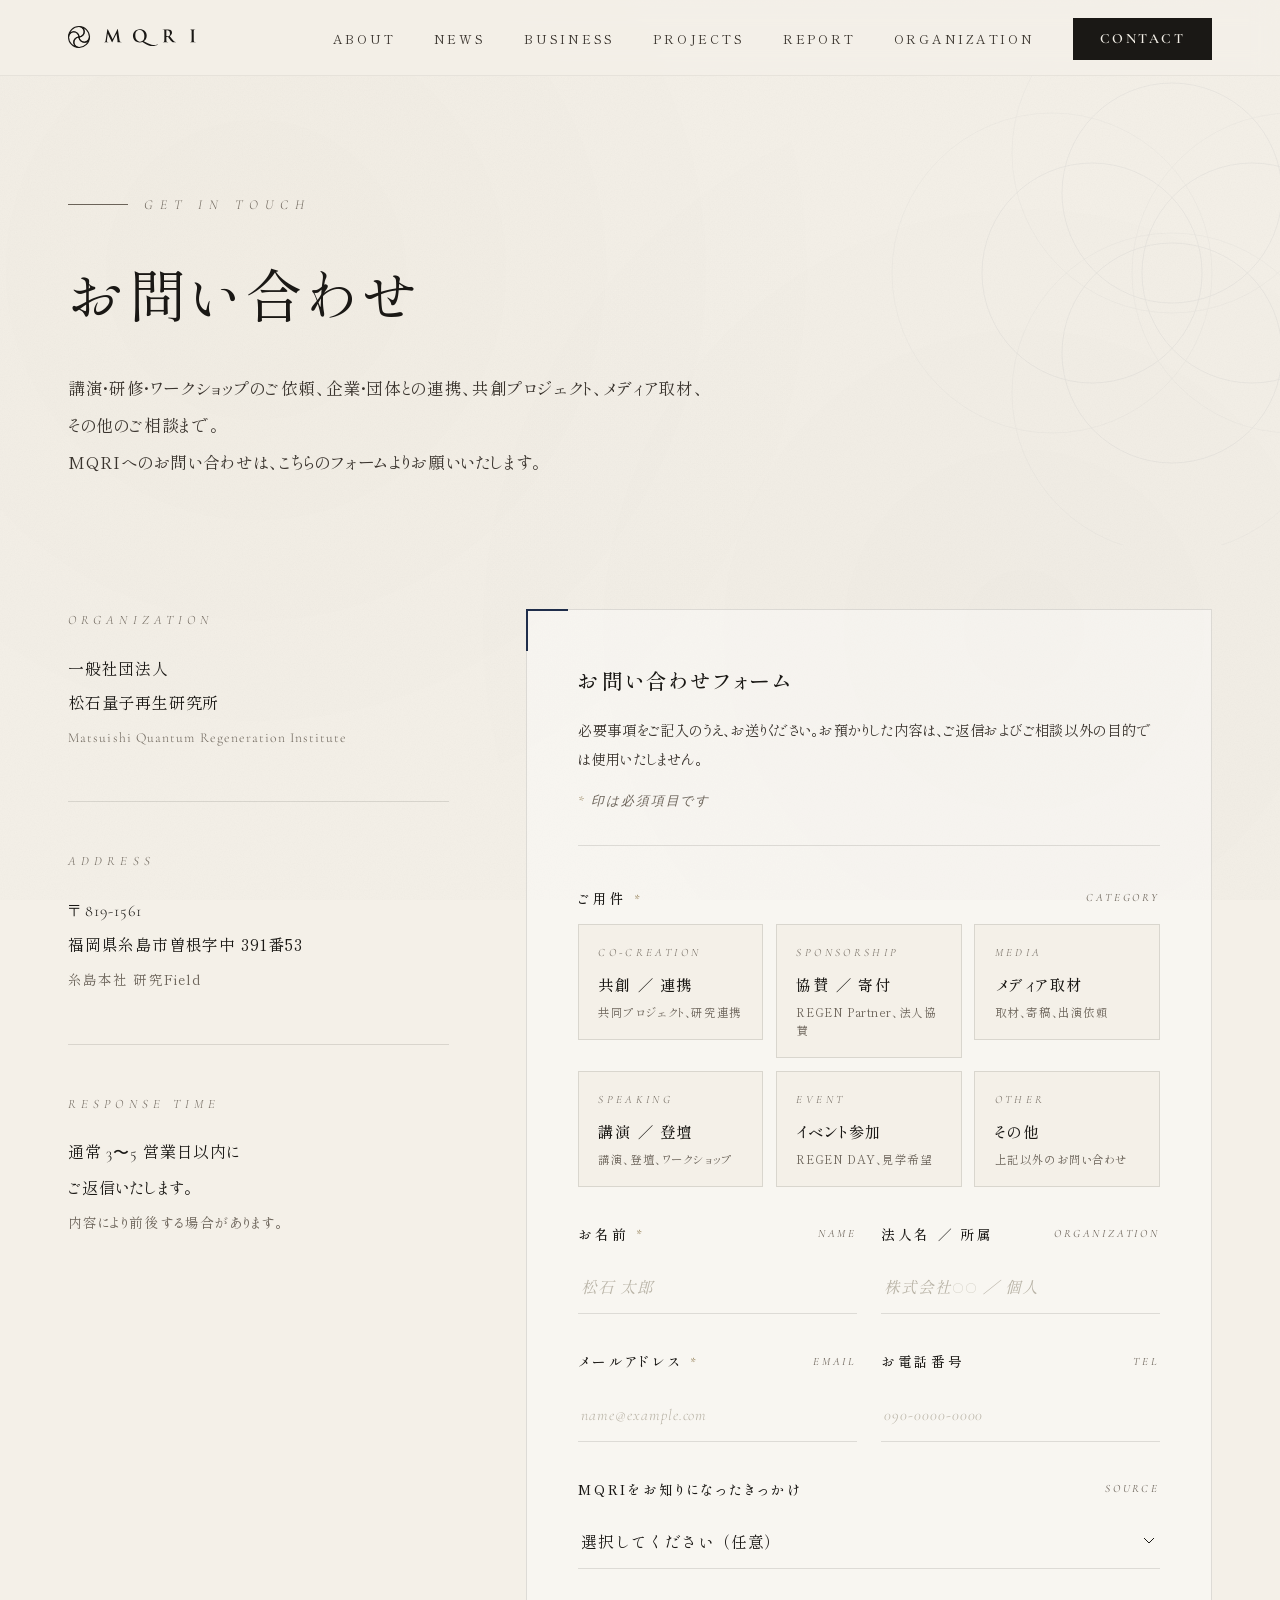
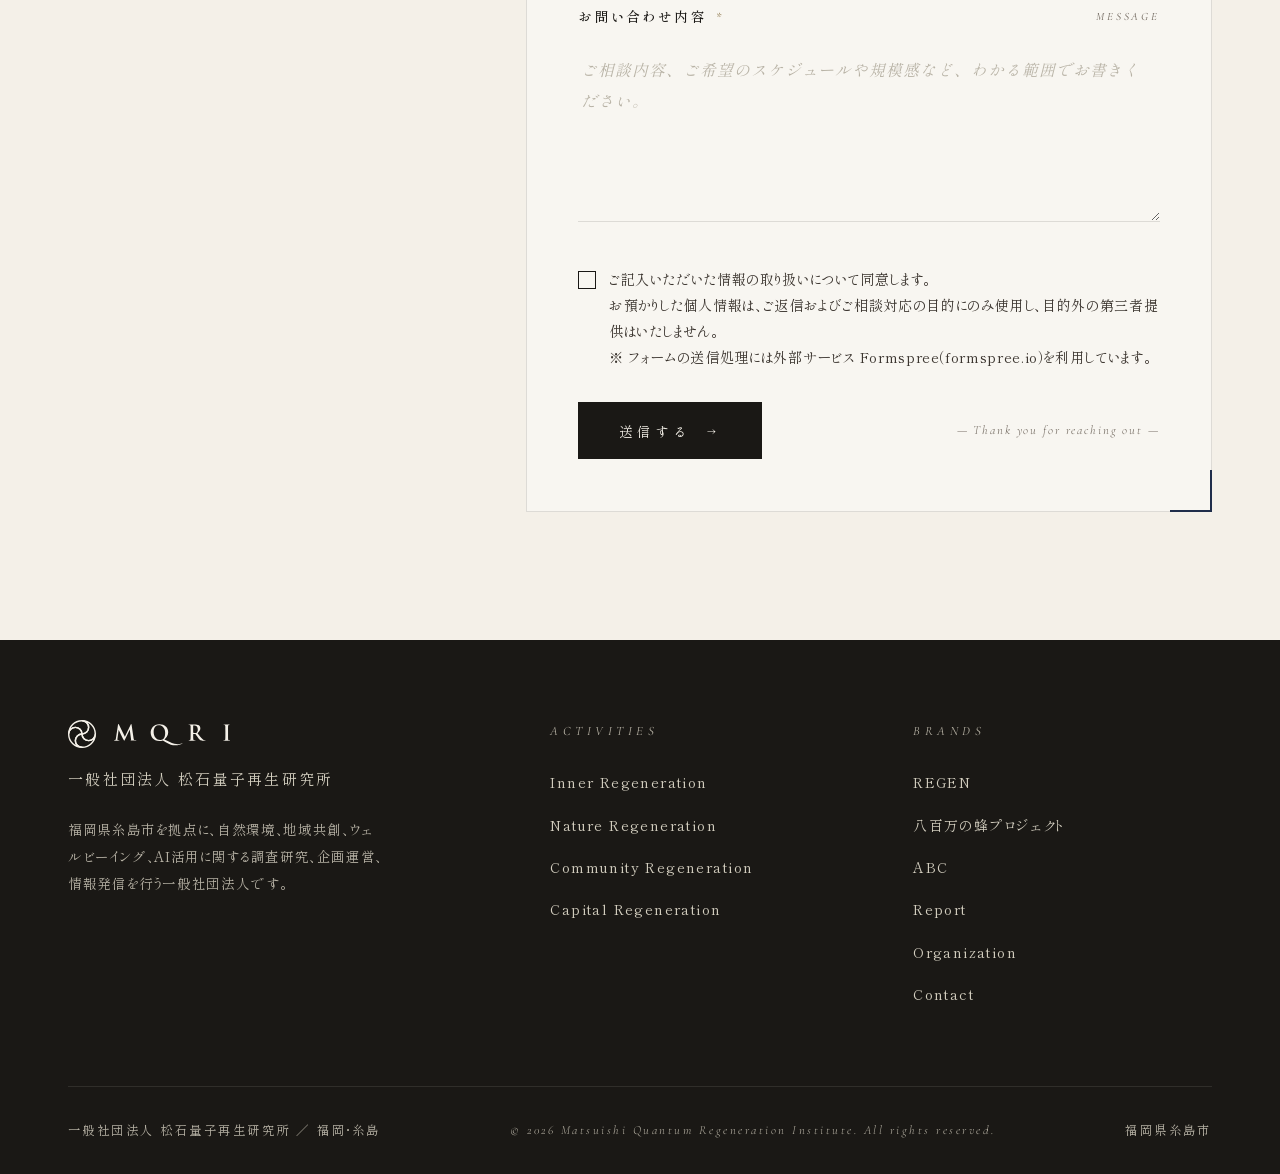
<file: contact.html>
<!DOCTYPE html>
<html lang="ja">
<head>
<meta charset="UTF-8" />
<meta name="viewport" content="width=device-width, initial-scale=1.0" />
<title>Contact ／ MQRI 一般社団法人 松石量子再生研究所</title>
<meta name="description" content="MQRIへのお問い合わせ。共創・協賛・取材・講演・その他のご相談を承ります。" />
<link rel="icon" type="image/svg+xml" href="/favicon.svg" />
<link rel="mask-icon" href="/favicon.svg" color="#1a1815" />
<link rel="preconnect" href="https://fonts.googleapis.com">
<link rel="preconnect" href="https://fonts.gstatic.com" crossorigin>
<link href="https://fonts.googleapis.com/css2?family=Cormorant+Garamond:ital,wght@0,300;0,400;0,500;1,300;1,400&family=Noto+Serif+JP:wght@200;300;400;500;600;700&family=Shippori+Mincho:wght@400;500;600&display=swap" rel="stylesheet">
<style>
:root {
  --ink: #1a1815;
  --ink-soft: #3a342e;
  --ink-mute: #6b6359;
  --paper: #f4f0e8;
  --paper-warm: #ebe5d7;
  --paper-deep: #e3dcc9;
  --indigo: #1f2d4a;
  --indigo-deep: #0e1729;
  --silver: #b8b3a6;
  --silver-light: #d4cfc0;
  --gold: #8a7548;
  --line: rgba(26, 24, 21, 0.12);
  --line-soft: rgba(26, 24, 21, 0.06);
  --error: #8b3a3a;
}

* { margin: 0; padding: 0; box-sizing: border-box; }

html { scroll-behavior: smooth; }

body {
  font-family: "Shippori Mincho", "Noto Serif JP", "Cormorant Garamond", serif;
  background: var(--paper);
  color: var(--ink);
  line-height: 1.85;
  font-weight: 300;
  font-feature-settings: "palt" 1;
  letter-spacing: 0.04em;
  overflow-x: hidden;
  -webkit-font-smoothing: antialiased;
}

/* Paper texture overlay */
body::before {
  content: "";
  position: fixed;
  inset: 0;
  pointer-events: none;
  z-index: 1;
  background-image:
    radial-gradient(circle at 20% 30%, rgba(138, 117, 72, 0.025) 0%, transparent 50%),
    radial-gradient(circle at 80% 70%, rgba(31, 45, 74, 0.02) 0%, transparent 50%);
  opacity: 0.8;
}

body::after {
  content: "";
  position: fixed;
  inset: 0;
  pointer-events: none;
  z-index: 2;
  background-image: url("data:image/svg+xml;utf8,<svg xmlns='http://www.w3.org/2000/svg' width='200' height='200'><filter id='n'><feTurbulence type='fractalNoise' baseFrequency='0.85' numOctaves='2'/><feColorMatrix values='0 0 0 0 0.1 0 0 0 0 0.09 0 0 0 0 0.08 0 0 0 0.08 0'/></filter><rect width='100%25' height='100%25' filter='url(%23n)'/></svg>");
  opacity: 0.35;
  mix-blend-mode: multiply;
}

.container {
  max-width: 1240px;
  margin: 0 auto;
  padding: 0 clamp(1.5rem, 4vw, 3rem);
  position: relative;
  z-index: 3;
}

/* ───────────── NAV ───────────── */
.nav {
  position: fixed;
  top: 0; left: 0; right: 0;
  z-index: 100;
  padding: 1.4rem 0;
  backdrop-filter: blur(12px);
  -webkit-backdrop-filter: blur(12px);
  background: rgba(244, 240, 232, 0.78);
  border-bottom: 1px solid var(--line-soft);
  transition: all 0.4s ease;
}

.nav-inner {
  display: flex;
  align-items: center;
  justify-content: space-between;
  max-width: 1240px;
  margin: 0 auto;
  padding: 0 clamp(1.5rem, 4vw, 3rem);
}

.nav-logo {
  display: flex;
  align-items: center;
  gap: 0.7rem;
  color: var(--ink);
  text-decoration: none;
}

.nav-logo-svg {
  height: 22px;
  width: auto;
  display: block;
  color: var(--ink);
}

.nav-menu {
  display: flex;
  gap: clamp(1.5rem, 3vw, 2.6rem);
  list-style: none;
  align-items: center;
}

.nav-menu a {
  color: var(--ink-soft);
  text-decoration: none;
  font-size: 0.78rem;
  letter-spacing: 0.22em;
  font-weight: 400;
  transition: color 0.3s;
  position: relative;
}

.nav-menu a::after {
  content: "";
  position: absolute;
  left: 0; bottom: -6px;
  width: 0;
  height: 1px;
  background: var(--ink);
  transition: width 0.35s ease;
}

.nav-menu a:hover { color: var(--ink); }
.nav-menu a:hover::after { width: 100%; }

.nav-menu a.nav-cta {
  padding: 0.7rem 1.6rem;
  border: 1px solid var(--ink);
  font-family: "Cormorant Garamond", "Shippori Mincho", serif;
  font-size: 0.88rem;
  letter-spacing: 0.18em;
  font-weight: 600;
  background: var(--ink);
  color: var(--paper);
  text-decoration: none;
  transition: background 0.25s, color 0.25s, border-color 0.25s;
}

.nav-menu a.nav-cta:hover {
  background: var(--paper);
  color: var(--ink);
  border-color: var(--ink);
}

.nav-menu a.nav-cta::after {
  display: none;
}

@media (max-width: 768px) {
  .nav-menu li:not(:last-child) { display: none; }
}

.mqri-mark { stroke: currentColor; fill: none; stroke-width: 0.78; stroke-miterlimit: 10; }

/* ───────────── HERO ───────────── */
.contact-hero {
  padding: 12rem 0 4rem;
  position: relative;
  overflow: hidden;
}

.contact-hero-bg {
  position: absolute;
  top: 50%;
  right: -15%;
  transform: translateY(-50%);
  width: 600px;
  height: 600px;
  opacity: 0.06;
  z-index: 0;
  pointer-events: none;
}

.contact-hero-bg svg { width: 100%; height: 100%; }

.contact-hero-bg .orbit {
  transform-origin: 50% 50%;
  animation: rotate 80s linear infinite;
}

.contact-hero-bg .orbit-2 { animation-duration: 120s; animation-direction: reverse; }

@keyframes rotate {
  from { transform: rotate(0deg); }
  to { transform: rotate(360deg); }
}

.hero-eyebrow {
  display: flex;
  align-items: center;
  gap: 1rem;
  font-family: "Cormorant Garamond", serif;
  font-size: 0.85rem;
  letter-spacing: 0.5em;
  color: var(--ink-mute);
  margin-bottom: 2rem;
  text-transform: uppercase;
  font-style: italic;
  position: relative;
  z-index: 3;
}

.hero-eyebrow::before {
  content: "";
  width: 60px;
  height: 1px;
  background: var(--ink-mute);
}

.contact-hero h1 {
  font-family: "Shippori Mincho", serif;
  font-size: clamp(2rem, 4.5vw, 3.6rem);
  font-weight: 400;
  line-height: 1.55;
  letter-spacing: 0.08em;
  color: var(--ink);
  margin-bottom: 2rem;
  position: relative;
  z-index: 3;
}

.contact-hero .lead {
  font-size: clamp(0.95rem, 1.4vw, 1.05rem);
  line-height: 2.2;
  color: var(--ink-soft);
  max-width: 640px;
  position: relative;
  z-index: 3;
}

/* ───────────── MAIN GRID ───────────── */
.contact-main {
  padding: 4rem 0 8rem;
  position: relative;
}

.contact-grid {
  display: grid;
  grid-template-columns: 1fr 1.8fr;
  gap: clamp(3rem, 6vw, 6rem);
  align-items: start;
}

@media (max-width: 900px) {
  .contact-grid { grid-template-columns: 1fr; gap: 3rem; }
}

/* ─── INFO COLUMN (LEFT) ─── */
.contact-info {
  position: sticky;
  top: 7rem;
}

.info-block {
  margin-bottom: 3rem;
  padding-bottom: 3rem;
  border-bottom: 1px solid var(--line);
}

.info-block:last-child {
  border-bottom: none;
}

.info-label {
  font-family: "Cormorant Garamond", serif;
  font-style: italic;
  font-size: 0.8rem;
  letter-spacing: 0.4em;
  color: var(--ink-mute);
  text-transform: uppercase;
  margin-bottom: 1.2rem;
}

.info-content {
  font-family: "Shippori Mincho", serif;
  font-size: 1rem;
  line-height: 2.1;
  color: var(--ink);
  letter-spacing: 0.05em;
}

.info-content .mono {
  font-family: "Cormorant Garamond", serif;
  letter-spacing: 0.06em;
}

.info-content a {
  color: var(--indigo);
  text-decoration: none;
  border-bottom: 1px solid var(--silver);
  transition: border-color 0.3s;
}

.info-content a:hover {
  border-bottom-color: var(--indigo);
}

.info-content .small {
  font-size: 0.85rem;
  color: var(--ink-mute);
  margin-top: 0.4rem;
  letter-spacing: 0.08em;
}

/* ─── FORM (RIGHT) ─── */
.form-wrap {
  background: rgba(255, 255, 255, 0.4);
  border: 1px solid var(--line);
  padding: clamp(2rem, 4vw, 3.5rem);
  position: relative;
}

.form-wrap::before {
  content: "";
  position: absolute;
  top: -1px;
  left: -1px;
  width: 40px;
  height: 40px;
  border-top: 2px solid var(--indigo);
  border-left: 2px solid var(--indigo);
}

.form-wrap::after {
  content: "";
  position: absolute;
  bottom: -1px;
  right: -1px;
  width: 40px;
  height: 40px;
  border-bottom: 2px solid var(--indigo);
  border-right: 2px solid var(--indigo);
}

.form-intro {
  margin-bottom: 2.5rem;
  padding-bottom: 2rem;
  border-bottom: 1px solid var(--line);
}

.form-intro h2 {
  font-family: "Shippori Mincho", serif;
  font-size: 1.3rem;
  font-weight: 500;
  letter-spacing: 0.12em;
  margin-bottom: 1rem;
  color: var(--ink);
}

.form-intro p {
  font-size: 0.9rem;
  line-height: 2;
  color: var(--ink-soft);
}

.form-intro .required-note {
  font-family: "Cormorant Garamond", serif;
  font-style: italic;
  font-size: 0.8rem;
  letter-spacing: 0.15em;
  color: var(--ink-mute);
  margin-top: 1rem;
  display: block;
}

.form-intro .required-note .req {
  color: var(--gold);
}

/* ─── FIELD GROUPS ─── */
.field-group {
  margin-bottom: 2.2rem;
}

.field-row {
  display: grid;
  grid-template-columns: 1fr 1fr;
  gap: 1.5rem;
}

@media (max-width: 600px) {
  .field-row { grid-template-columns: 1fr; gap: 2.2rem; }
}

label.field-label {
  display: flex;
  align-items: center;
  gap: 0.5rem;
  font-family: "Shippori Mincho", serif;
  font-size: 0.85rem;
  letter-spacing: 0.2em;
  color: var(--ink);
  margin-bottom: 0.8rem;
  font-weight: 500;
}

.field-label .req {
  font-family: "Cormorant Garamond", serif;
  font-style: italic;
  font-size: 0.75rem;
  letter-spacing: 0.15em;
  color: var(--gold);
}

.field-label .en {
  font-family: "Cormorant Garamond", serif;
  font-style: italic;
  font-size: 0.7rem;
  letter-spacing: 0.25em;
  color: var(--ink-mute);
  text-transform: uppercase;
  font-weight: 400;
  margin-left: auto;
}

/* ─── INPUTS ─── */
input[type="text"],
input[type="email"],
input[type="tel"],
textarea,
select {
  width: 100%;
  padding: 0.95rem 0.2rem;
  background: transparent;
  border: none;
  border-bottom: 1px solid var(--line);
  font-family: "Shippori Mincho", "Noto Serif JP", serif;
  font-size: 0.98rem;
  color: var(--ink);
  letter-spacing: 0.04em;
  transition: border-color 0.3s;
  border-radius: 0;
  appearance: none;
  -webkit-appearance: none;
}

input::placeholder,
textarea::placeholder {
  color: var(--silver);
  font-style: italic;
  font-family: "Cormorant Garamond", "Shippori Mincho", serif;
  letter-spacing: 0.06em;
  font-weight: 300;
}

input:focus,
textarea:focus,
select:focus {
  outline: none;
  border-bottom-color: var(--indigo);
}

textarea {
  min-height: 180px;
  resize: vertical;
  padding: 0.95rem 0.2rem;
  line-height: 1.95;
}

select {
  background-image: url("data:image/svg+xml,%3Csvg xmlns='http://www.w3.org/2000/svg' width='12' height='8' viewBox='0 0 12 8'%3E%3Cpath fill='none' stroke='%231a1815' stroke-width='1' d='M1 1l5 5 5-5'/%3E%3C/svg%3E");
  background-repeat: no-repeat;
  background-position: right 0.3rem center;
  padding-right: 2rem;
  cursor: pointer;
}

/* ─── CATEGORY RADIO PILLS ─── */
.category-grid {
  display: grid;
  grid-template-columns: repeat(auto-fit, minmax(180px, 1fr));
  gap: 0.8rem;
  margin-top: 0.4rem;
}

.category-pill {
  position: relative;
}

.category-pill input[type="radio"] {
  position: absolute;
  opacity: 0;
  pointer-events: none;
}

.category-pill label {
  display: block;
  padding: 1.1rem 1.2rem;
  border: 1px solid var(--line);
  background: var(--paper);
  cursor: pointer;
  transition: all 0.3s ease;
  position: relative;
}

.category-pill label:hover {
  border-color: var(--ink);
  background: var(--paper-warm);
}

.category-pill input[type="radio"]:checked + label {
  border-color: var(--indigo);
  background: var(--paper-warm);
  box-shadow: inset 0 0 0 1px var(--indigo);
}

.category-pill input[type="radio"]:checked + label::after {
  content: "";
  position: absolute;
  top: 0.7rem;
  right: 0.7rem;
  width: 6px;
  height: 6px;
  background: var(--indigo);
  border-radius: 50%;
}

.category-pill .cat-en {
  display: block;
  font-family: "Cormorant Garamond", serif;
  font-style: italic;
  font-size: 0.7rem;
  letter-spacing: 0.3em;
  color: var(--ink-mute);
  text-transform: uppercase;
  margin-bottom: 0.4rem;
}

.category-pill .cat-jp {
  display: block;
  font-family: "Shippori Mincho", serif;
  font-size: 0.95rem;
  font-weight: 500;
  letter-spacing: 0.1em;
  color: var(--ink);
}

.category-pill .cat-desc {
  display: block;
  font-size: 0.72rem;
  letter-spacing: 0.05em;
  color: var(--ink-mute);
  margin-top: 0.3rem;
  line-height: 1.6;
}

/* ─── CHECKBOX ─── */
.checkbox-wrap {
  display: flex;
  align-items: flex-start;
  gap: 0.8rem;
  margin: 2rem 0;
  cursor: pointer;
}

.checkbox-wrap input[type="checkbox"] {
  appearance: none;
  -webkit-appearance: none;
  width: 18px;
  height: 18px;
  border: 1px solid var(--ink);
  background: transparent;
  cursor: pointer;
  position: relative;
  flex-shrink: 0;
  margin-top: 0.3rem;
  transition: all 0.2s;
  border-radius: 0;
}

.checkbox-wrap input[type="checkbox"]:checked {
  background: var(--ink);
}

.checkbox-wrap input[type="checkbox"]:checked::after {
  content: "";
  position: absolute;
  top: 2px;
  left: 5px;
  width: 5px;
  height: 9px;
  border: solid var(--paper);
  border-width: 0 1.5px 1.5px 0;
  transform: rotate(45deg);
}

.checkbox-wrap .check-label {
  font-size: 0.88rem;
  line-height: 1.85;
  color: var(--ink-soft);
}

.checkbox-wrap .check-label a {
  color: var(--indigo);
  text-decoration: none;
  border-bottom: 1px solid var(--silver);
}

/* ─── SUBMIT ─── */
.form-submit {
  margin-top: 1rem;
  display: flex;
  align-items: center;
  justify-content: space-between;
  gap: 1.5rem;
  flex-wrap: wrap;
}

.btn-submit {
  display: inline-flex;
  align-items: center;
  gap: 1rem;
  padding: 1.1rem 2.5rem;
  background: var(--ink);
  color: var(--paper);
  border: 1px solid var(--ink);
  font-family: "Shippori Mincho", serif;
  font-size: 0.85rem;
  letter-spacing: 0.3em;
  cursor: pointer;
  transition: all 0.4s ease;
  font-weight: 400;
}

.btn-submit:hover {
  background: var(--indigo);
  border-color: var(--indigo);
  transform: translateY(-2px);
  letter-spacing: 0.35em;
}

.btn-submit:active {
  transform: translateY(0);
}

.btn-submit .arrow {
  font-family: "Cormorant Garamond", serif;
  transition: transform 0.3s;
}

.btn-submit:hover .arrow {
  transform: translateX(4px);
}

.submit-note {
  font-family: "Cormorant Garamond", serif;
  font-style: italic;
  font-size: 0.78rem;
  letter-spacing: 0.15em;
  color: var(--ink-mute);
}

/* ─── SUCCESS STATE ─── */
.form-success {
  display: none;
  text-align: center;
  padding: 3rem 1rem;
}

.form-success.visible { display: block; }

.form-success svg {
  width: 60px;
  height: 60px;
  margin: 0 auto 1.5rem;
  color: var(--indigo);
  animation: rotate 30s linear infinite;
}

.form-success h3 {
  font-family: "Shippori Mincho", serif;
  font-size: 1.6rem;
  font-weight: 400;
  letter-spacing: 0.15em;
  color: var(--ink);
  margin-bottom: 1.2rem;
}

.form-success p {
  font-size: 0.95rem;
  line-height: 2.1;
  color: var(--ink-soft);
  max-width: 480px;
  margin: 0 auto;
}

/* ─── FOOTER ─── */
footer {
  background: var(--ink);
  color: var(--silver-light);
  padding: 5rem 0 2rem;
  position: relative;
}

.footer-grid {
  display: grid;
  grid-template-columns: 1.4fr 1fr 1fr;
  gap: 4rem;
  margin-bottom: 4rem;
}

@media (max-width: 768px) {
  .footer-grid { grid-template-columns: 1fr; gap: 2.5rem; }
}

.footer-brand .brand-svg {
  height: 28px;
  width: auto;
  display: block;
  color: var(--paper);
  margin-bottom: 1rem;
}

.footer-brand .ja {
  font-family: "Shippori Mincho", serif;
  font-size: 0.95rem;
  letter-spacing: 0.15em;
  color: var(--silver-light);
  margin-bottom: 1.5rem;
}

.footer-brand p {
  font-size: 0.85rem;
  line-height: 2;
  color: var(--silver);
  max-width: 320px;
}

.footer-col h5 {
  font-family: "Cormorant Garamond", serif;
  font-style: italic;
  font-size: 0.8rem;
  letter-spacing: 0.35em;
  color: var(--silver);
  text-transform: uppercase;
  margin-bottom: 1.5rem;
  font-weight: 400;
}

.footer-col ul { list-style: none; }
.footer-col li { margin-bottom: 0.8rem; }
.footer-col a {
  color: var(--silver-light);
  text-decoration: none;
  font-size: 0.88rem;
  letter-spacing: 0.1em;
  transition: color 0.3s;
}
.footer-col a:hover { color: var(--paper); }

.footer-bottom {
  border-top: 1px solid rgba(244, 240, 232, 0.1);
  padding-top: 2rem;
  display: flex;
  justify-content: space-between;
  align-items: center;
  flex-wrap: wrap;
  gap: 1rem;
}

.footer-bottom p {
  font-size: 0.78rem;
  letter-spacing: 0.2em;
  color: var(--silver);
}

.footer-bottom .copy {
  font-family: "Cormorant Garamond", serif;
  font-style: italic;
}

/* ─── REVEAL ─── */
.reveal {
  opacity: 0;
  transform: translateY(20px);
  transition: opacity 1s ease, transform 1s ease;
}

.reveal.visible {
  opacity: 1;
  transform: translateY(0);
}

/* ───────────── MOBILE: iOS Safari paint artifact fixes ───────────── */
@media (max-width: 768px) {
  /* fixed-position overlays with mix-blend-mode leave ghost trails on iOS scroll */
  body::before,
  body::after { display: none; }

  /* infinite SVG rotation churns composite layers — freeze on mobile */
  .contact-hero-bg .orbit { animation: none; }

  /* sticky elements ghost on iOS during fast scroll, and overlap stacked content */
  .contact-info { position: static; top: auto; }

  /* keep fixed nav and decorative bg on their own GPU layers so repaint is clean */
  .nav,
  .contact-hero-bg {
    transform: translateZ(0);
    -webkit-transform: translateZ(0);
    isolation: isolate;
  }

  /* clip hero so the off-screen bg orb can't bleed past during scroll */
  .contact-hero { overflow: hidden; }
}

</style>
</head>
<body>

<!-- ============ NAVIGATION ============ -->
<nav class="nav">
  <div class="nav-inner">
    <a href="/" class="nav-logo" aria-label="MQRI">
      <svg class="nav-logo-svg" viewBox="0 0 89.91 15.5" xmlns="http://www.w3.org/2000/svg" aria-hidden="true">
        <g fill="currentColor">
          <path d="M27.72,2.52c.04-.2.11-.31.2-.31s.17.06.32.37l3.25,6.71,3.24-6.8c.1-.19.16-.29.26-.29s.18.12.21.37l1.08,7.36c.11.75.23,1.1.58,1.2.34.11.58.12.74.12.11,0,.19.01.19.08,0,.1-.14.13-.31.13-.3,0-1.94-.04-2.42-.07-.27-.02-.35-.06-.35-.13,0-.06.05-.09.13-.13.07-.02.11-.18.06-.51l-.71-5.24h-.05l-2.59,5.4c-.27.56-.33.67-.44.67s-.23-.24-.42-.59c-.29-.55-1.23-2.37-1.37-2.7-.11-.25-.82-1.75-1.24-2.64h-.05l-.62,4.74c-.02.21-.04.37-.04.56,0,.23.15.33.36.38.21.05.38.06.5.06.1,0,.18.02.18.08,0,.11-.11.13-.29.13-.5,0-1.04-.04-1.25-.04-.23,0-.8.04-1.18.04-.12,0-.21-.02-.21-.13,0-.06.07-.08.19-.08.09,0,.18,0,.36-.04.33-.07.43-.54.49-.94l1.18-7.76Z"/>
          <path d="M52.48,11.32c-.48.18-1.24.31-1.87.31-3.49,0-4.84-2.58-4.84-4.72,0-1.94,1.39-4.61,4.88-4.61,2.84,0,4.82,1.73,4.82,4.51,0,2.09-1.32,3.42-2.07,3.92l2.39,1.23c2.51,1.29,4.09,1.42,4.9,1.42.62,0,1.5-.1,2.32-.42.07-.02.13-.06.18-.06.06,0,.11.05.11.11,0,.07-.06.11-.14.14-.71.34-2.06.89-3.77.89-1.8,0-3.07-.46-5.03-1.62l-1.87-1.1ZM53.8,7.13c0-2.88-1.79-4.26-3.43-4.26s-2.95,1-2.95,3.76,1.71,4.4,3.63,4.4c.95,0,2.75-.42,2.75-3.9Z"/>
          <path d="M67.89,5.92c0-1.81,0-2.14-.02-2.52-.02-.4-.12-.59-.51-.68-.09-.02-.3-.04-.46-.04-.13,0-.2-.02-.2-.11s.08-.11.26-.11c.63,0,1.38.04,1.63.04.4,0,1.31-.04,1.68-.04.75,0,1.55.07,2.19.51.33.23.81.83.81,1.63,0,.88-.37,1.69-1.57,2.67,1.06,1.33,1.88,2.39,2.58,3.13.67.69,1.15.77,1.33.81.13.02.24.04.33.04s.14.04.14.1c0,.09-.08.12-.23.12h-1.13c-.67,0-.96-.06-1.27-.23-.51-.27-.96-.83-1.63-1.75-.48-.65-1.02-1.46-1.18-1.64-.06-.07-.13-.08-.21-.08l-1.04-.02c-.06,0-.09.02-.09.09v.17c0,1.11,0,2.05.06,2.55.04.35.11.61.46.65.18.02.44.05.58.05.1,0,.14.04.14.1,0,.08-.08.12-.24.12-.69,0-1.57-.04-1.75-.04-.23,0-.98.04-1.45.04-.15,0-.24-.04-.24-.12,0-.06.05-.1.19-.1.18,0,.32-.02.43-.05.24-.05.3-.31.35-.65.06-.5.06-1.44.06-2.54v-2.09ZM69.3,6.86c0,.13.02.18.11.21.25.08.61.12.9.12.48,0,.63-.05.84-.2.36-.26.7-.81.7-1.79,0-1.69-1.12-2.18-1.82-2.18-.3,0-.51.01-.63.05-.08.02-.11.07-.11.17v3.62Z"/>
          <path d="M87.11,5.92c0-1.81,0-2.14-.02-2.52-.02-.4-.14-.61-.4-.67-.13-.04-.29-.05-.43-.05-.12,0-.19-.02-.19-.12,0-.07.1-.09.29-.09.45,0,1.2.04,1.55.04.3,0,1-.04,1.45-.04.15,0,.25.02.25.09,0,.1-.07.12-.19.12s-.21.01-.36.04c-.32.06-.42.26-.44.68-.02.38-.02.71-.02,2.52v2.09c0,1.15,0,2.09.05,2.61.04.32.12.54.48.58.17.02.43.05.61.05.13,0,.19.04.19.1,0,.08-.1.12-.23.12-.79,0-1.54-.04-1.86-.04-.27,0-1.02.04-1.5.04-.15,0-.24-.04-.24-.12,0-.06.05-.1.19-.1.18,0,.32-.02.43-.05.24-.05.31-.25.35-.59.06-.5.06-1.44.06-2.59v-2.09Z"/>
        </g>
        <g fill="none" stroke="currentColor" stroke-miterlimit="10" stroke-width="0.78">
          <path d="M11.43,4.07c0,2.03-1.65,3.68-3.68,3.68,0-2.03-1.65-3.68-3.68-3.68S.44,5.67.39,7.66C.44,3.67,3.67.44,7.65.39c.03,0,.06,0,.09,0s.06,0,.09,0c1.99.05,3.59,1.68,3.59,3.68Z"/>
          <path d="M15.11,7.85c-.05,3.99-3.27,7.21-7.26,7.26-.03,0-.06,0-.09,0s-.06,0-.09,0c-1.99-.05-3.59-1.68-3.59-3.68s1.65-3.68,3.68-3.68c0,2.03,1.65,3.68,3.68,3.68s3.63-1.6,3.68-3.59Z"/>
          <path d="M7.65,15.11c-3.99-.05-7.21-3.27-7.26-7.26,0-.03,0-.06,0-.09s0-.06,0-.09c.05-1.99,1.68-3.59,3.68-3.59s3.68,1.65,3.68,3.68c-2.03,0-3.68,1.65-3.68,3.68s1.6,3.63,3.59,3.68Z"/>
          <path d="M15.11,7.75s0,.06,0,.09c-.05,1.99-1.68,3.59-3.68,3.59s-3.68-1.65-3.68-3.68c2.03,0,3.68-1.65,3.68-3.68S9.83.44,7.84.39c3.99.05,7.21,3.27,7.26,7.26,0,.03,0,.06,0,.09Z"/>
        </g>
      </svg>
    </a>
    <ul class="nav-menu">
      <li><a href="/#about">ABOUT</a></li>
      <li><a href="/news/">NEWS</a></li>
      <li><a href="/#business">BUSINESS</a></li>
      <li><a href="/#projects">PROJECTS</a></li>
      <li><a href="/regen-report">REPORT</a></li>
      <li><a href="/#organization">ORGANIZATION</a></li>
      <li><a href="contact.html" class="nav-cta">CONTACT</a></li>
    </ul>
  </div>
</nav>

<!-- ============ HERO ============ -->
<section class="contact-hero">
  <div class="contact-hero-bg" aria-hidden="true">
    <svg viewBox="-150 -150 300 300" xmlns="http://www.w3.org/2000/svg">
      <g stroke="#1f2d4a" fill="none" stroke-width="0.4">
        <g class="orbit">
          <circle cx="0" cy="-40" r="55" />
          <circle cx="40" cy="0" r="55" />
          <circle cx="0" cy="40" r="55" />
          <circle cx="-40" cy="0" r="55" />
        </g>
        <g class="orbit orbit-2" opacity="0.6">
          <circle cx="0" cy="-60" r="80" />
          <circle cx="60" cy="0" r="80" />
          <circle cx="0" cy="60" r="80" />
          <circle cx="-60" cy="0" r="80" />
        </g>
      </g>
    </svg>
  </div>

  <div class="container">
    <div class="hero-eyebrow">Get in touch</div>
    <h1>お問い合わせ</h1>
    <p class="lead">
      講演・研修・ワークショップのご依頼、企業・団体との連携、共創プロジェクト、メディア取材、その他のご相談まで。<br>
      MQRIへのお問い合わせは、こちらのフォームよりお願いいたします。
    </p>
  </div>
</section>

<!-- ============ MAIN ============ -->
<section class="contact-main">
  <div class="container">
    <div class="contact-grid">

      <!-- ─── INFO COLUMN ─── -->
      <aside class="contact-info">
        <div class="info-block">
          <div class="info-label">Organization</div>
          <div class="info-content">
            一般社団法人<br>
            松石量子再生研究所<br>
            <span class="small mono">Matsuishi Quantum Regeneration Institute</span>
          </div>
        </div>

        <div class="info-block">
          <div class="info-label">Address</div>
          <div class="info-content">
            <span class="mono">〒819-1561</span><br>
            福岡県糸島市曽根字中 391番53<br>
            <span class="small">糸島本社 研究Field</span>
          </div>
        </div>

        <div class="info-block">
          <div class="info-label">Response Time</div>
          <div class="info-content">
            通常 <span class="mono">3〜5</span> 営業日以内に<br>
            ご返信いたします。<br>
            <span class="small">内容により前後する場合があります。</span>
          </div>
        </div>

      </aside>

      <!-- ─── FORM COLUMN ─── -->
      <div class="form-wrap">
        <div class="form-intro" id="formIntro">
          <h2>お問い合わせフォーム</h2>
          <p>必要事項をご記入のうえ、お送りください。お預かりした内容は、ご返信およびご相談以外の目的では使用いたしません。</p>
          <span class="required-note"><span class="req">*</span> 印は必須項目です</span>
        </div>

        <form id="contactForm" action="https://formspree.io/f/mwvzpzgp" method="POST" novalidate>

          <!-- Formspree: 件名・honeypot (人間には不可視) -->
          <input type="hidden" name="_subject" value="MQRIサイトお問い合わせ">
          <input type="text" name="_gotcha" tabindex="-1" autocomplete="off" aria-hidden="true" style="position:absolute;left:-9999px;width:1px;height:1px;opacity:0;">

          <!-- カテゴリ -->
          <div class="field-group">
            <label class="field-label">
              ご用件 <span class="req">*</span>
              <span class="en">Category</span>
            </label>
            <div class="category-grid">
              <div class="category-pill">
                <input type="radio" id="cat-cocreate" name="category" value="cocreate" required>
                <label for="cat-cocreate">
                  <span class="cat-en">Co-creation</span>
                  <span class="cat-jp">共創 ／ 連携</span>
                  <span class="cat-desc">共同プロジェクト、研究連携</span>
                </label>
              </div>
              <div class="category-pill">
                <input type="radio" id="cat-sponsor" name="category" value="sponsor">
                <label for="cat-sponsor">
                  <span class="cat-en">Sponsorship</span>
                  <span class="cat-jp">協賛 ／ 寄付</span>
                  <span class="cat-desc">REGEN Partner、法人協賛</span>
                </label>
              </div>
              <div class="category-pill">
                <input type="radio" id="cat-media" name="category" value="media">
                <label for="cat-media">
                  <span class="cat-en">Media</span>
                  <span class="cat-jp">メディア取材</span>
                  <span class="cat-desc">取材、寄稿、出演依頼</span>
                </label>
              </div>
              <div class="category-pill">
                <input type="radio" id="cat-talk" name="category" value="talk">
                <label for="cat-talk">
                  <span class="cat-en">Speaking</span>
                  <span class="cat-jp">講演 ／ 登壇</span>
                  <span class="cat-desc">講演、登壇、ワークショップ</span>
                </label>
              </div>
              <div class="category-pill">
                <input type="radio" id="cat-event" name="category" value="event">
                <label for="cat-event">
                  <span class="cat-en">Event</span>
                  <span class="cat-jp">イベント参加</span>
                  <span class="cat-desc">REGEN DAY、見学希望</span>
                </label>
              </div>
              <div class="category-pill">
                <input type="radio" id="cat-other" name="category" value="other">
                <label for="cat-other">
                  <span class="cat-en">Other</span>
                  <span class="cat-jp">その他</span>
                  <span class="cat-desc">上記以外のお問い合わせ</span>
                </label>
              </div>
            </div>
          </div>

          <!-- お名前 / 法人名 -->
          <div class="field-group">
            <div class="field-row">
              <div>
                <label class="field-label" for="name">
                  お名前 <span class="req">*</span>
                  <span class="en">Name</span>
                </label>
                <input type="text" id="name" name="name" placeholder="松石 太郎" required>
              </div>
              <div>
                <label class="field-label" for="company">
                  法人名 ／ 所属
                  <span class="en">Organization</span>
                </label>
                <input type="text" id="company" name="company" placeholder="株式会社○○ ／ 個人">
              </div>
            </div>
          </div>

          <!-- 連絡先 -->
          <div class="field-group">
            <div class="field-row">
              <div>
                <label class="field-label" for="email">
                  メールアドレス <span class="req">*</span>
                  <span class="en">Email</span>
                </label>
                <input type="email" id="email" name="email" placeholder="name@example.com" required>
              </div>
              <div>
                <label class="field-label" for="tel">
                  お電話番号
                  <span class="en">Tel</span>
                </label>
                <input type="tel" id="tel" name="tel" placeholder="090-0000-0000">
              </div>
            </div>
          </div>

          <!-- ご紹介経路 -->
          <div class="field-group">
            <label class="field-label" for="source">
              MQRIをお知りになったきっかけ
              <span class="en">Source</span>
            </label>
            <select id="source" name="source">
              <option value="">選択してください（任意）</option>
              <option value="web">ウェブ検索</option>
              <option value="sns">SNS</option>
              <option value="event">イベント参加</option>
              <option value="referral">ご紹介</option>
              <option value="media">メディア掲載</option>
              <option value="podcast">REGEN RADIO</option>
              <option value="other">その他</option>
            </select>
          </div>

          <!-- お問い合わせ内容 -->
          <div class="field-group">
            <label class="field-label" for="message">
              お問い合わせ内容 <span class="req">*</span>
              <span class="en">Message</span>
            </label>
            <textarea id="message" name="message" placeholder="ご相談内容、ご希望のスケジュールや規模感など、わかる範囲でお書きください。" required></textarea>
          </div>

          <!-- 同意 -->
          <label class="checkbox-wrap">
            <input type="checkbox" id="agree" name="agree" required>
            <span class="check-label">
              ご記入いただいた情報の取り扱いについて同意します。<br>
              お預かりした個人情報は、ご返信およびご相談対応の目的にのみ使用し、目的外の第三者提供はいたしません。<br>
              <span class="small">※ フォームの送信処理には外部サービス Formspree（formspree.io）を利用しています。</span>
            </span>
          </label>

          <!-- 送信 -->
          <div class="form-submit">
            <button type="submit" class="btn-submit">
              <span>送信する</span>
              <span class="arrow">→</span>
            </button>
            <span class="submit-note">— Thank you for reaching out —</span>
          </div>
        </form>

        <!-- 送信完了 -->
        <div class="form-success" id="formSuccess">
          <svg viewBox="0 0 15.5 15.5" xmlns="http://www.w3.org/2000/svg">
            <g stroke="currentColor" fill="none" stroke-width="0.78" stroke-miterlimit="10">
              <path d="M11.43,4.07c0,2.03-1.65,3.68-3.68,3.68,0-2.03-1.65-3.68-3.68-3.68S.44,5.67.39,7.66C.44,3.67,3.67.44,7.65.39c.03,0,.06,0,.09,0s.06,0,.09,0c1.99.05,3.59,1.68,3.59,3.68Z"/>
              <path d="M15.11,7.85c-.05,3.99-3.27,7.21-7.26,7.26-.03,0-.06,0-.09,0s-.06,0-.09,0c-1.99-.05-3.59-1.68-3.59-3.68s1.65-3.68,3.68-3.68c0,2.03,1.65,3.68,3.68,3.68s3.63-1.6,3.68-3.59Z"/>
              <path d="M7.65,15.11c-3.99-.05-7.21-3.27-7.26-7.26,0-.03,0-.06,0-.09s0-.06,0-.09c.05-1.99,1.68-3.59,3.68-3.59s3.68,1.65,3.68,3.68c-2.03,0-3.68,1.65-3.68,3.68s1.6,3.63,3.59,3.68Z"/>
              <path d="M15.11,7.75s0,.06,0,.09c-.05,1.99-1.68,3.59-3.68,3.59s-3.68-1.65-3.68-3.68c2.03,0,3.68-1.65,3.68-3.68S9.83.44,7.84.39c3.99.05,7.21,3.27,7.26,7.26,0,.03,0,.06,0,.09Z"/>
            </g>
          </svg>
          <h3>送信いたしました</h3>
          <p>お問い合わせありがとうございます。<br>内容を確認のうえ、3〜5営業日以内にご返信いたします。</p>
        </div>

      </div>
    </div>
  </div>
</section>

<!-- ============ FOOTER ============ -->
<footer>
  <div class="container">
    <div class="footer-grid">
      <div class="footer-brand">
        <svg class="brand-svg" viewBox="0 0 89.91 15.5" xmlns="http://www.w3.org/2000/svg" aria-label="MQRI">
          <g fill="currentColor">
            <path d="M27.72,2.52c.04-.2.11-.31.2-.31s.17.06.32.37l3.25,6.71,3.24-6.8c.1-.19.16-.29.26-.29s.18.12.21.37l1.08,7.36c.11.75.23,1.1.58,1.2.34.11.58.12.74.12.11,0,.19.01.19.08,0,.1-.14.13-.31.13-.3,0-1.94-.04-2.42-.07-.27-.02-.35-.06-.35-.13,0-.06.05-.09.13-.13.07-.02.11-.18.06-.51l-.71-5.24h-.05l-2.59,5.4c-.27.56-.33.67-.44.67s-.23-.24-.42-.59c-.29-.55-1.23-2.37-1.37-2.7-.11-.25-.82-1.75-1.24-2.64h-.05l-.62,4.74c-.02.21-.04.37-.04.56,0,.23.15.33.36.38.21.05.38.06.5.06.1,0,.18.02.18.08,0,.11-.11.13-.29.13-.5,0-1.04-.04-1.25-.04-.23,0-.8.04-1.18.04-.12,0-.21-.02-.21-.13,0-.06.07-.08.19-.08.09,0,.18,0,.36-.04.33-.07.43-.54.49-.94l1.18-7.76Z"/>
            <path d="M52.48,11.32c-.48.18-1.24.31-1.87.31-3.49,0-4.84-2.58-4.84-4.72,0-1.94,1.39-4.61,4.88-4.61,2.84,0,4.82,1.73,4.82,4.51,0,2.09-1.32,3.42-2.07,3.92l2.39,1.23c2.51,1.29,4.09,1.42,4.9,1.42.62,0,1.5-.1,2.32-.42.07-.02.13-.06.18-.06.06,0,.11.05.11.11,0,.07-.06.11-.14.14-.71.34-2.06.89-3.77.89-1.8,0-3.07-.46-5.03-1.62l-1.87-1.1ZM53.8,7.13c0-2.88-1.79-4.26-3.43-4.26s-2.95,1-2.95,3.76,1.71,4.4,3.63,4.4c.95,0,2.75-.42,2.75-3.9Z"/>
            <path d="M67.89,5.92c0-1.81,0-2.14-.02-2.52-.02-.4-.12-.59-.51-.68-.09-.02-.3-.04-.46-.04-.13,0-.2-.02-.2-.11s.08-.11.26-.11c.63,0,1.38.04,1.63.04.4,0,1.31-.04,1.68-.04.75,0,1.55.07,2.19.51.33.23.81.83.81,1.63,0,.88-.37,1.69-1.57,2.67,1.06,1.33,1.88,2.39,2.58,3.13.67.69,1.15.77,1.33.81.13.02.24.04.33.04s.14.04.14.1c0,.09-.08.12-.23.12h-1.13c-.67,0-.96-.06-1.27-.23-.51-.27-.96-.83-1.63-1.75-.48-.65-1.02-1.46-1.18-1.64-.06-.07-.13-.08-.21-.08l-1.04-.02c-.06,0-.09.02-.09.09v.17c0,1.11,0,2.05.06,2.55.04.35.11.61.46.65.18.02.44.05.58.05.1,0,.14.04.14.1,0,.08-.08.12-.24.12-.69,0-1.57-.04-1.75-.04-.23,0-.98.04-1.45.04-.15,0-.24-.04-.24-.12,0-.06.05-.1.19-.1.18,0,.32-.02.43-.05.24-.05.3-.31.35-.65.06-.5.06-1.44.06-2.54v-2.09ZM69.3,6.86c0,.13.02.18.11.21.25.08.61.12.9.12.48,0,.63-.05.84-.2.36-.26.7-.81.7-1.79,0-1.69-1.12-2.18-1.82-2.18-.3,0-.51.01-.63.05-.08.02-.11.07-.11.17v3.62Z"/>
            <path d="M87.11,5.92c0-1.81,0-2.14-.02-2.52-.02-.4-.14-.61-.4-.67-.13-.04-.29-.05-.43-.05-.12,0-.19-.02-.19-.12,0-.07.1-.09.29-.09.45,0,1.2.04,1.55.04.3,0,1-.04,1.45-.04.15,0,.25.02.25.09,0,.1-.07.12-.19.12s-.21.01-.36.04c-.32.06-.42.26-.44.68-.02.38-.02.71-.02,2.52v2.09c0,1.15,0,2.09.05,2.61.04.32.12.54.48.58.17.02.43.05.61.05.13,0,.19.04.19.1,0,.08-.1.12-.23.12-.79,0-1.54-.04-1.86-.04-.27,0-1.02.04-1.5.04-.15,0-.24-.04-.24-.12,0-.06.05-.1.19-.1.18,0,.32-.02.43-.05.24-.05.31-.25.35-.59.06-.5.06-1.44.06-2.59v-2.09Z"/>
          </g>
          <g fill="none" stroke="currentColor" stroke-miterlimit="10" stroke-width="0.78">
            <path d="M11.43,4.07c0,2.03-1.65,3.68-3.68,3.68,0-2.03-1.65-3.68-3.68-3.68S.44,5.67.39,7.66C.44,3.67,3.67.44,7.65.39c.03,0,.06,0,.09,0s.06,0,.09,0c1.99.05,3.59,1.68,3.59,3.68Z"/>
            <path d="M15.11,7.85c-.05,3.99-3.27,7.21-7.26,7.26-.03,0-.06,0-.09,0s-.06,0-.09,0c-1.99-.05-3.59-1.68-3.59-3.68s1.65-3.68,3.68-3.68c0,2.03,1.65,3.68,3.68,3.68s3.63-1.6,3.68-3.59Z"/>
            <path d="M7.65,15.11c-3.99-.05-7.21-3.27-7.26-7.26,0-.03,0-.06,0-.09s0-.06,0-.09c.05-1.99,1.68-3.59,3.68-3.59s3.68,1.65,3.68,3.68c-2.03,0-3.68,1.65-3.68,3.68s1.6,3.63,3.59,3.68Z"/>
            <path d="M15.11,7.75s0,.06,0,.09c-.05,1.99-1.68,3.59-3.68,3.59s-3.68-1.65-3.68-3.68c2.03,0,3.68-1.65,3.68-3.68S9.83.44,7.84.39c3.99.05,7.21,3.27,7.26,7.26,0,.03,0,.06,0,.09Z"/>
          </g>
        </svg>
        <div class="ja">一般社団法人 松石量子再生研究所</div>
        <p>福岡県糸島市を拠点に、自然環境、地域共創、ウェルビーイング、AI活用に関する調査研究、企画運営、情報発信を行う一般社団法人です。</p>
      </div>

      <div class="footer-col">
        <h5>Activities</h5>
        <ul>
          <li><a href="/#regen">Inner Regeneration</a></li>
          <li><a href="/#regen">Nature Regeneration</a></li>
          <li><a href="/#regen">Community Regeneration</a></li>
          <li><a href="/#regen">Capital Regeneration</a></li>
        </ul>
      </div>

      <div class="footer-col">
        <h5>Brands</h5>
        <ul>
          <li><a href="/#structure">REGEN</a></li>
          <li><a href="/#structure">八百万の蜂プロジェクト</a></li>
          <li><a href="/#structure">ABC</a></li>
          <li><a href="/regen-report">Report</a></li>
          <li><a href="/#organization">Organization</a></li>
          <li><a href="contact.html">Contact</a></li>
        </ul>
      </div>
    </div>

    <div class="footer-bottom">
      <p>一般社団法人 松石量子再生研究所 ／ 福岡・糸島</p>
      <p class="copy">© 2026 Matsuishi Quantum Regeneration Institute. All rights reserved.</p>
      <p>福岡県糸島市</p>
    </div>
  </div>
</footer>

<script>
// Reveal animations
const observer = new IntersectionObserver((entries) => {
  entries.forEach(entry => {
    if (entry.isIntersecting) entry.target.classList.add('visible');
  });
}, { threshold: 0.1, rootMargin: '0px 0px -40px 0px' });

document.querySelectorAll('.info-block, .form-wrap, .contact-hero h1, .contact-hero .lead').forEach(el => {
  el.classList.add('reveal');
  observer.observe(el);
});

// Nav background on scroll
const nav = document.querySelector('.nav');
window.addEventListener('scroll', () => {
  if (window.scrollY > 50) {
    nav.style.background = 'rgba(244, 240, 232, 0.92)';
    nav.style.boxShadow = '0 1px 0 rgba(26, 24, 21, 0.08)';
  } else {
    nav.style.background = 'rgba(244, 240, 232, 0.78)';
    nav.style.boxShadow = 'none';
  }
});

// Form submission (Formspree)
const form = document.getElementById('contactForm');
const formIntro = document.getElementById('formIntro');
const success = document.getElementById('formSuccess');
const submitBtn = form.querySelector('.btn-submit');
const submitBtnHTML = submitBtn.innerHTML;

function showError(msg) {
  let el = document.getElementById('formError');
  if (!el) {
    el = document.createElement('div');
    el.id = 'formError';
    el.setAttribute('role', 'alert');
    el.style.cssText = 'margin-top:1.25rem;padding:1rem 1.2rem;background:rgba(180,40,40,0.06);border:1px solid rgba(180,40,40,0.35);color:#9a2a2a;border-radius:4px;font-size:0.92rem;line-height:1.7;';
    form.querySelector('.form-submit').appendChild(el);
  }
  el.innerHTML = msg;
}

function clearError() {
  const el = document.getElementById('formError');
  if (el) el.remove();
}

form.addEventListener('submit', async (e) => {
  e.preventDefault();
  clearError();

  // Basic validation
  const category = form.querySelector('input[name="category"]:checked');
  const name = form.name.value.trim();
  const email = form.email.value.trim();
  const message = form.message.value.trim();
  const agree = form.agree.checked;

  if (!category || !name || !email || !message || !agree) {
    if (!category) {
      document.querySelector('.category-grid').scrollIntoView({ behavior: 'smooth', block: 'center' });
    } else if (!name) {
      form.name.focus();
    } else if (!email) {
      form.email.focus();
    } else if (!message) {
      form.message.focus();
    } else if (!agree) {
      form.agree.focus();
    }
    return;
  }

  // Subject に用件カテゴリを付与
  form._subject.value = 'MQRIサイトお問い合わせ ／ ' + category.value;

  // ローディングUI
  submitBtn.disabled = true;
  submitBtn.innerHTML = '<span>送信中...</span>';

  try {
    const res = await fetch(form.action, {
      method: 'POST',
      body: new FormData(form),
      headers: { 'Accept': 'application/json' }
    });

    if (res.ok) {
      form.style.display = 'none';
      formIntro.style.display = 'none';
      success.classList.add('visible');
      window.scrollTo({ top: success.offsetTop - 100, behavior: 'smooth' });
      return;
    }

    let detail = '';
    try {
      const data = await res.json();
      if (data && Array.isArray(data.errors) && data.errors.length) {
        detail = data.errors.map(err => err.message).join(' / ');
      }
    } catch (_) {}
    throw new Error(detail || ('HTTP ' + res.status));
  } catch (err) {
    submitBtn.disabled = false;
    submitBtn.innerHTML = submitBtnHTML;
    showError(
      '送信に失敗しました。お手数ですが、しばらく時間をおいてから再度お試しください。'
    );
  }
});
</script>

</body>
</html>
</file>
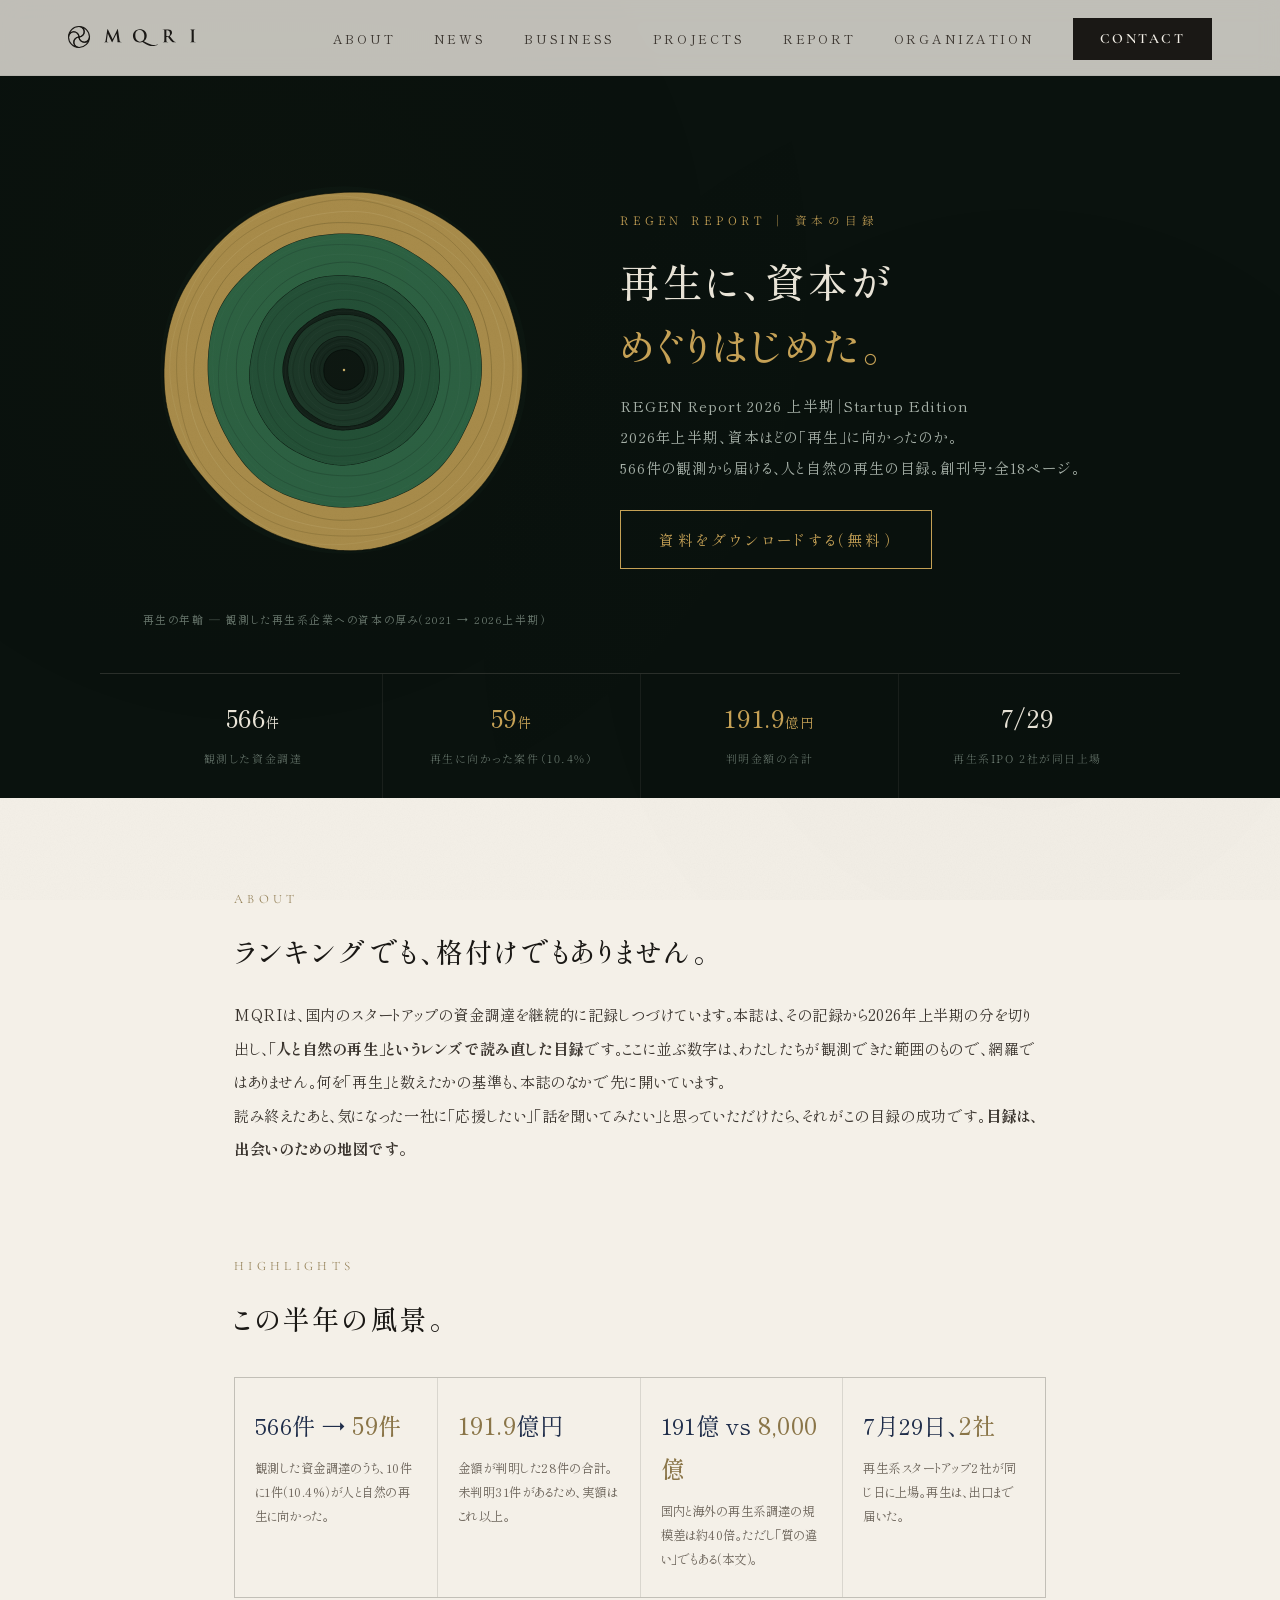
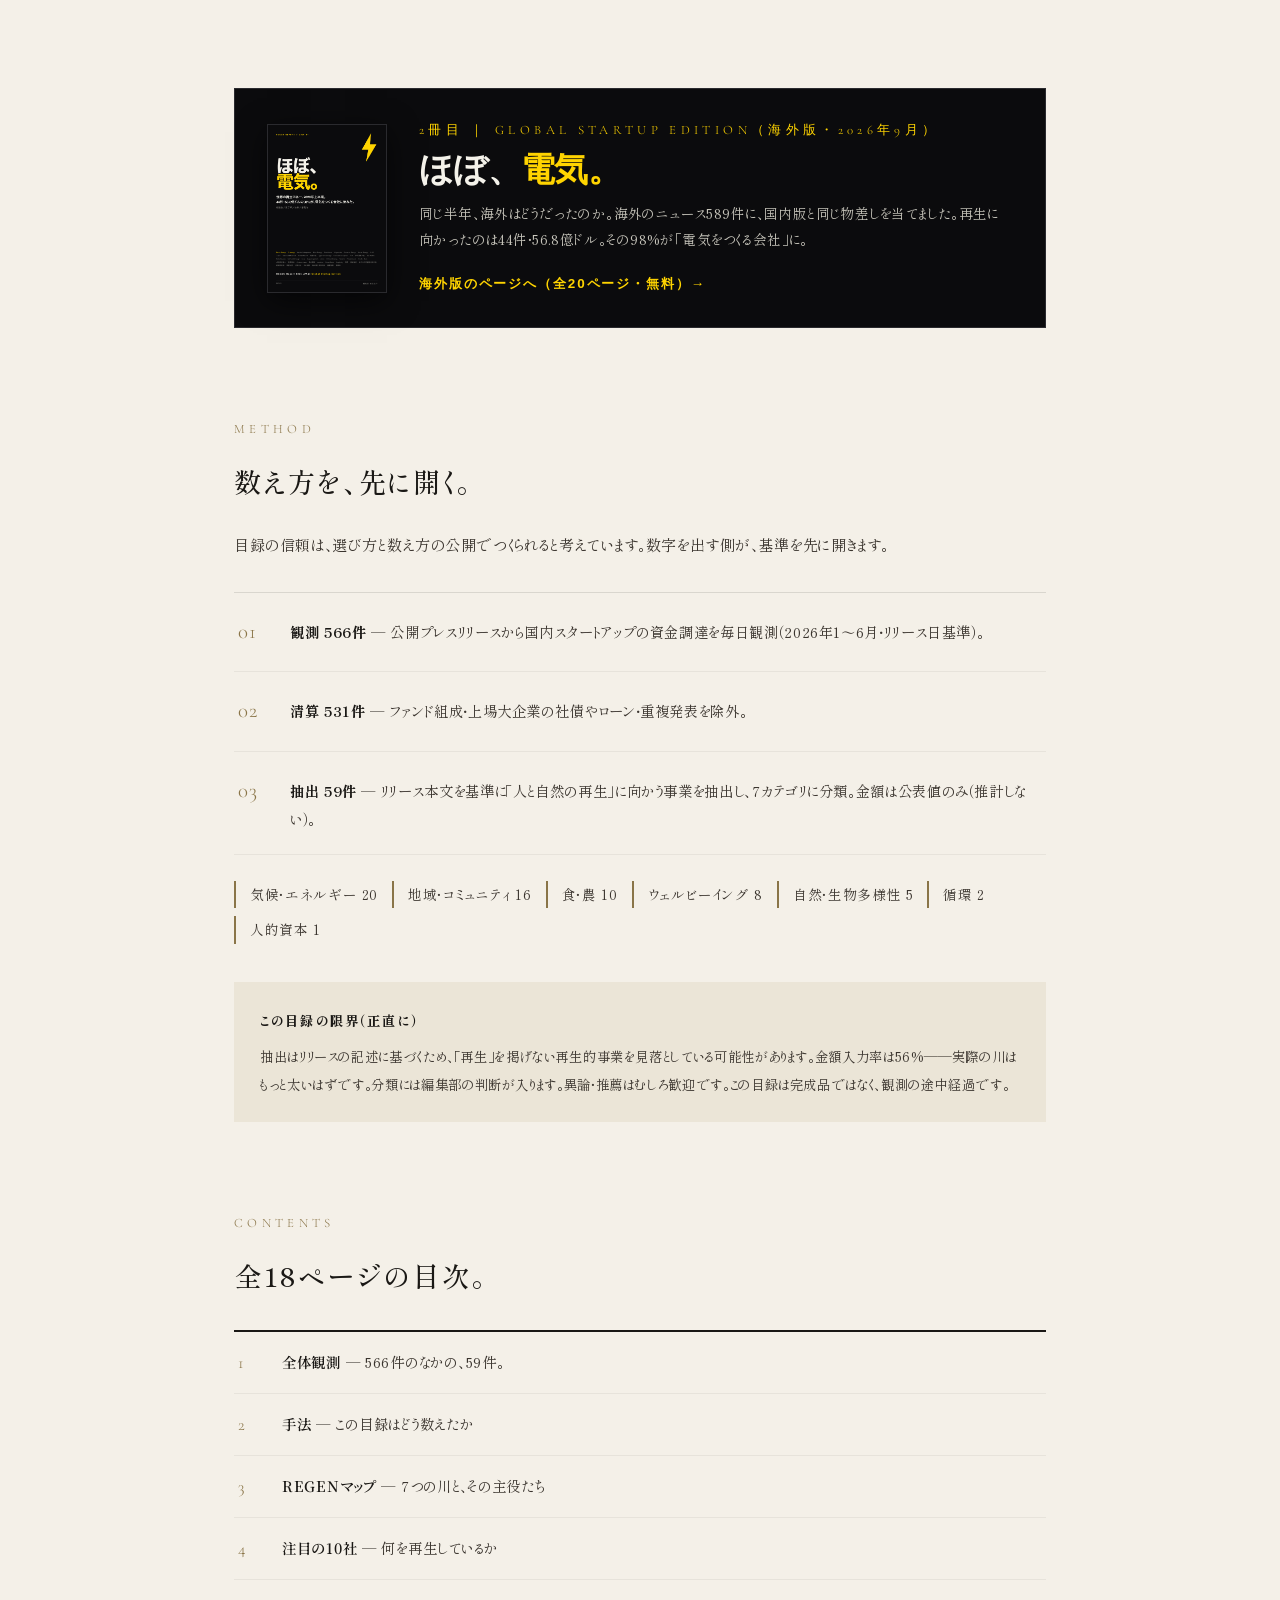
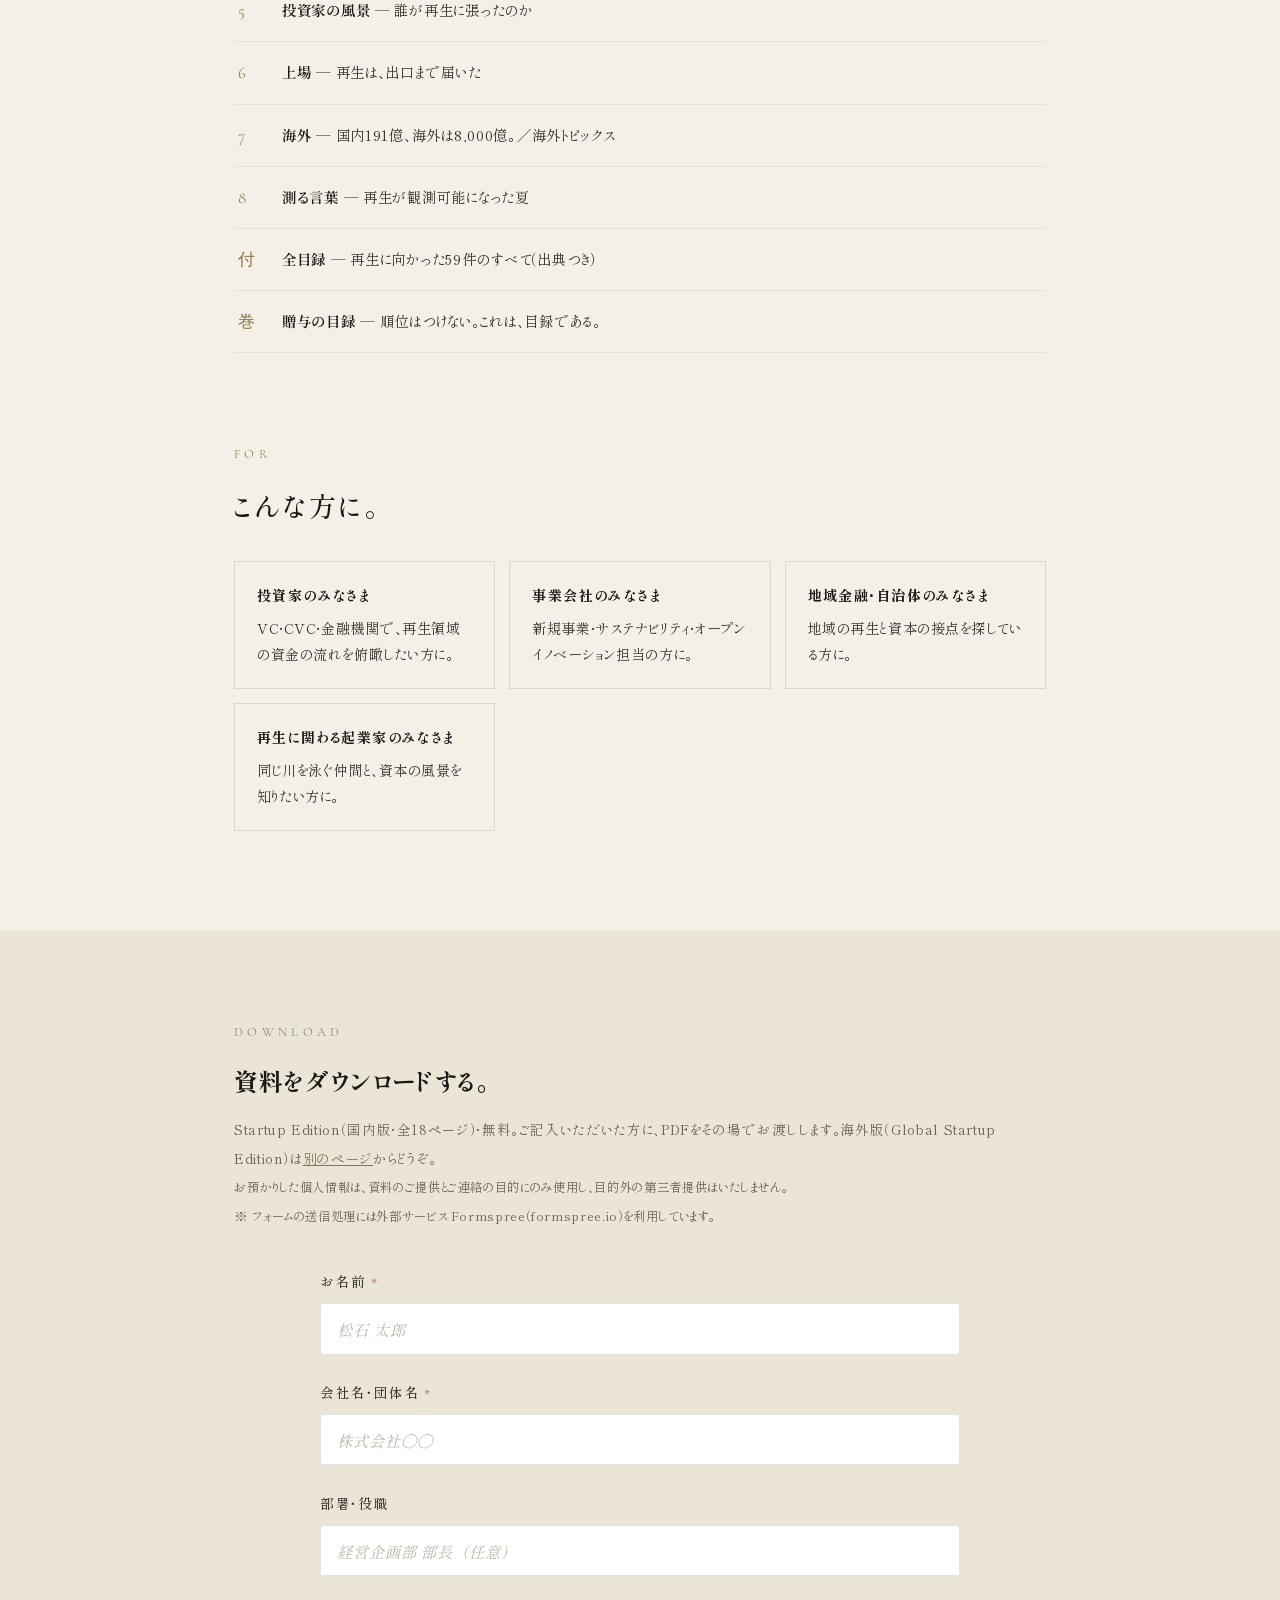
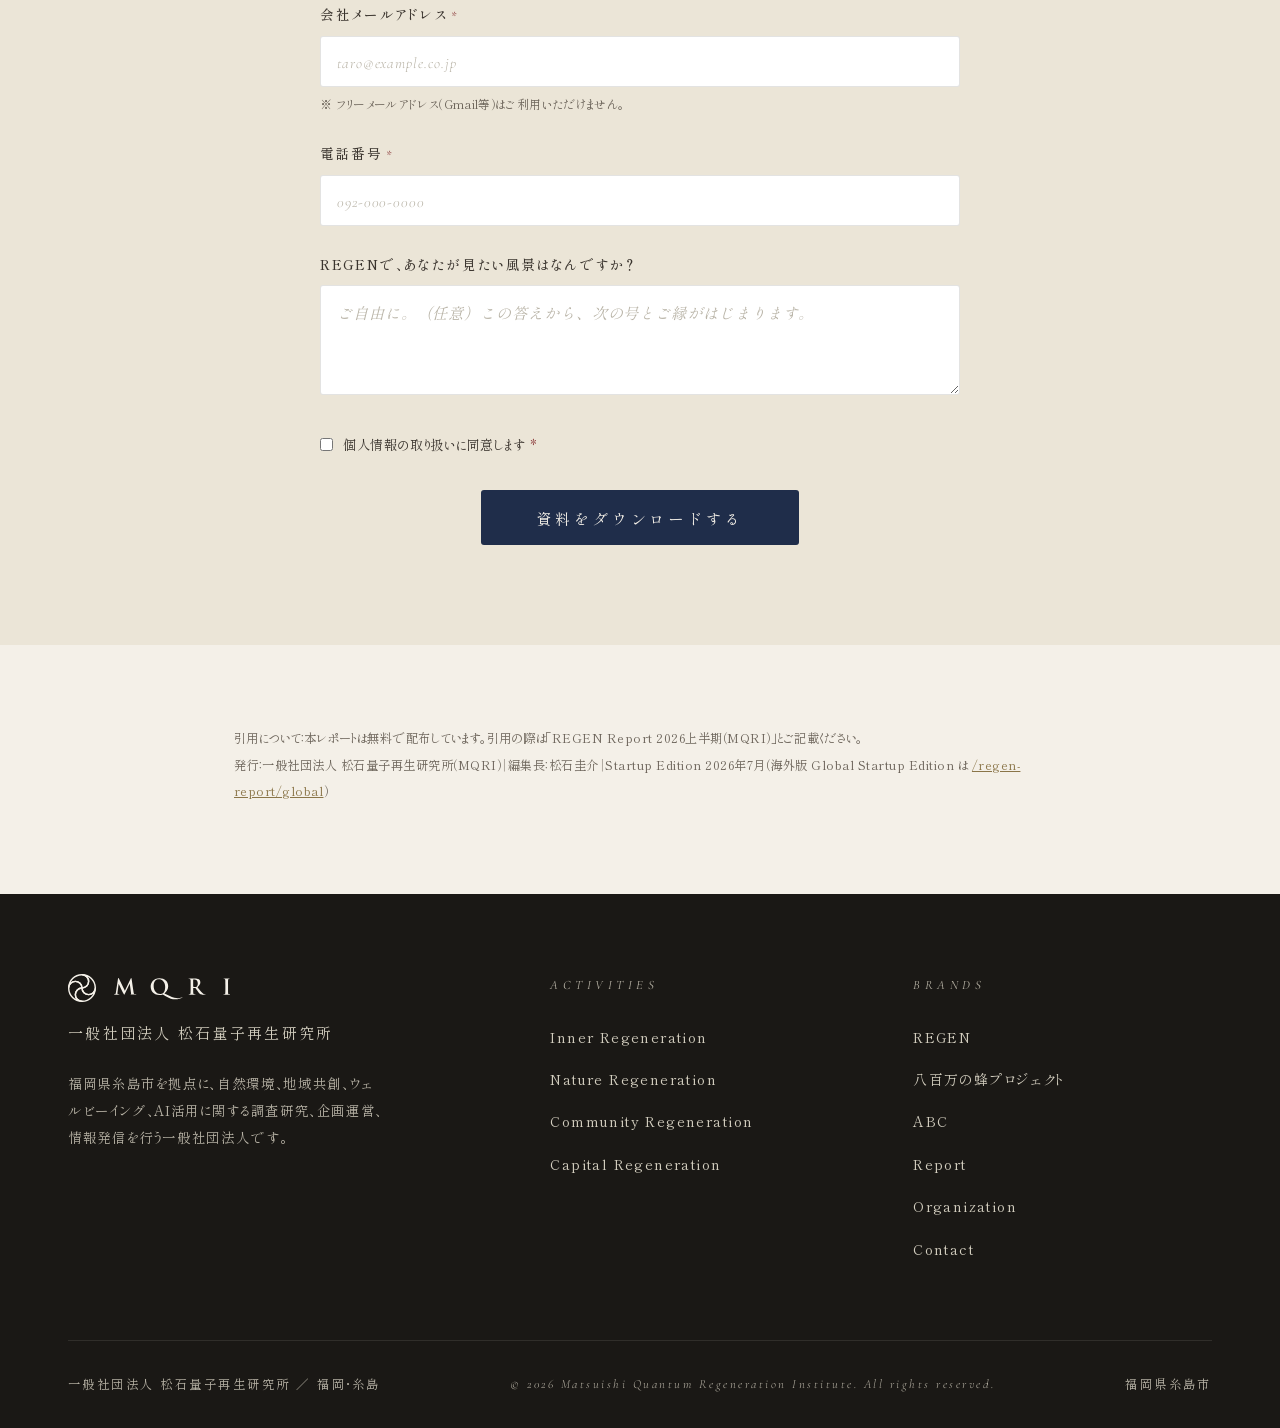
<file: regen-report.html>
<!DOCTYPE html>
<html lang="ja">
<head>
<meta charset="UTF-8" />
<meta name="viewport" content="width=device-width, initial-scale=1.0" />
<title>REGEN Report 2026 上半期｜Startup Edition ─ 無料ダウンロード ／ MQRI</title>
<meta name="description" content="再生に、資本がめぐりはじめた。2026年上半期、日本のスタートアップ資金調達566件の観測から届ける、人と自然の再生の目録。全18ページ・無料。" />
<meta property="og:title" content="REGEN Report 2026 上半期｜Startup Edition" />
<meta property="og:description" content="再生に、資本がめぐりはじめた。2026年上半期、日本のスタートアップ資金調達566件の観測から届ける、人と自然の再生の目録。Startup Edition・全18ページ・無料ダウンロード。" />
<meta property="og:image" content="https://mqri.or.jp/assets/regen-report-og.png" />
<meta property="og:url" content="https://mqri.or.jp/regen-report" />
<meta property="og:type" content="website" />
<link rel="icon" type="image/svg+xml" href="/favicon.svg" />
<link rel="preconnect" href="https://fonts.googleapis.com">
<link rel="preconnect" href="https://fonts.gstatic.com" crossorigin>
<link href="https://fonts.googleapis.com/css2?family=Cormorant+Garamond:ital,wght@0,300;0,400;0,500;1,300;1,400&family=Noto+Serif+JP:wght@200;300;400;500;600;700&family=Shippori+Mincho:wght@400;500;600&display=swap" rel="stylesheet">
<style>
:root {
  --ink: #1a1815;
  --ink-soft: #3a342e;
  --ink-mute: #6b6359;
  --paper: #f4f0e8;
  --paper-warm: #ebe5d7;
  --paper-deep: #e3dcc9;
  --indigo: #1f2d4a;
  --indigo-deep: #0e1729;
  --silver: #b8b3a6;
  --silver-light: #d4cfc0;
  --gold: #8a7548;
  --line: rgba(26, 24, 21, 0.12);
  --line-soft: rgba(26, 24, 21, 0.06);
  --error: #8b3a3a;
}

* { margin: 0; padding: 0; box-sizing: border-box; }

html { scroll-behavior: smooth; }

body {
  font-family: "Shippori Mincho", "Noto Serif JP", "Cormorant Garamond", serif;
  background: var(--paper);
  color: var(--ink);
  line-height: 1.85;
  font-weight: 300;
  font-feature-settings: "palt" 1;
  letter-spacing: 0.04em;
  overflow-x: hidden;
  -webkit-font-smoothing: antialiased;
}

/* Paper texture overlay */
body::before {
  content: "";
  position: fixed;
  inset: 0;
  pointer-events: none;
  z-index: 1;
  background-image:
    radial-gradient(circle at 20% 30%, rgba(138, 117, 72, 0.025) 0%, transparent 50%),
    radial-gradient(circle at 80% 70%, rgba(31, 45, 74, 0.02) 0%, transparent 50%);
  opacity: 0.8;
}

body::after {
  content: "";
  position: fixed;
  inset: 0;
  pointer-events: none;
  z-index: 2;
  background-image: url("data:image/svg+xml;utf8,<svg xmlns='http://www.w3.org/2000/svg' width='200' height='200'><filter id='n'><feTurbulence type='fractalNoise' baseFrequency='0.85' numOctaves='2'/><feColorMatrix values='0 0 0 0 0.1 0 0 0 0 0.09 0 0 0 0 0.08 0 0 0 0.08 0'/></filter><rect width='100%25' height='100%25' filter='url(%23n)'/></svg>");
  opacity: 0.35;
  mix-blend-mode: multiply;
}

.container {
  max-width: 1240px;
  margin: 0 auto;
  padding: 0 clamp(1.5rem, 4vw, 3rem);
  position: relative;
  z-index: 3;
}

/* ───────────── NAV ───────────── */
.nav {
  position: fixed;
  top: 0; left: 0; right: 0;
  z-index: 100;
  padding: 1.4rem 0;
  backdrop-filter: blur(12px);
  -webkit-backdrop-filter: blur(12px);
  background: rgba(244, 240, 232, 0.78);
  border-bottom: 1px solid var(--line-soft);
  transition: all 0.4s ease;
}

.nav-inner {
  display: flex;
  align-items: center;
  justify-content: space-between;
  max-width: 1240px;
  margin: 0 auto;
  padding: 0 clamp(1.5rem, 4vw, 3rem);
}

.nav-logo {
  display: flex;
  align-items: center;
  gap: 0.7rem;
  color: var(--ink);
  text-decoration: none;
}

.nav-logo-svg {
  height: 22px;
  width: auto;
  display: block;
  color: var(--ink);
}

.nav-menu {
  display: flex;
  gap: clamp(1.5rem, 3vw, 2.6rem);
  list-style: none;
  align-items: center;
}

.nav-menu a {
  color: var(--ink-soft);
  text-decoration: none;
  font-size: 0.78rem;
  letter-spacing: 0.22em;
  font-weight: 400;
  transition: color 0.3s;
  position: relative;
}

.nav-menu a::after {
  content: "";
  position: absolute;
  left: 0; bottom: -6px;
  width: 0;
  height: 1px;
  background: var(--ink);
  transition: width 0.35s ease;
}

.nav-menu a:hover { color: var(--ink); }
.nav-menu a:hover::after { width: 100%; }

.nav-menu a.nav-cta {
  padding: 0.7rem 1.6rem;
  border: 1px solid var(--ink);
  font-family: "Cormorant Garamond", "Shippori Mincho", serif;
  font-size: 0.88rem;
  letter-spacing: 0.18em;
  font-weight: 600;
  background: var(--ink);
  color: var(--paper);
  text-decoration: none;
  transition: background 0.25s, color 0.25s, border-color 0.25s;
}

.nav-menu a.nav-cta:hover {
  background: var(--paper);
  color: var(--ink);
  border-color: var(--ink);
}

.nav-menu a.nav-cta::after {
  display: none;
}

@media (max-width: 768px) {
  .nav-menu li:not(:last-child) { display: none; }
}

.mqri-mark { stroke: currentColor; fill: none; stroke-width: 0.78; stroke-miterlimit: 10; }

/* ───────────── HERO ───────────── */
.contact-hero {
  padding: 12rem 0 4rem;
  position: relative;
  overflow: hidden;
}

.contact-hero-bg {
  position: absolute;
  top: 50%;
  right: -15%;
  transform: translateY(-50%);
  width: 600px;
  height: 600px;
  opacity: 0.06;
  z-index: 0;
  pointer-events: none;
}

.contact-hero-bg svg { width: 100%; height: 100%; }

.contact-hero-bg .orbit {
  transform-origin: 50% 50%;
  animation: rotate 80s linear infinite;
}

.contact-hero-bg .orbit-2 { animation-duration: 120s; animation-direction: reverse; }

@keyframes rotate {
  from { transform: rotate(0deg); }
  to { transform: rotate(360deg); }
}

.hero-eyebrow {
  display: flex;
  align-items: center;
  gap: 1rem;
  font-family: "Cormorant Garamond", serif;
  font-size: 0.85rem;
  letter-spacing: 0.5em;
  color: var(--ink-mute);
  margin-bottom: 2rem;
  text-transform: uppercase;
  font-style: italic;
  position: relative;
  z-index: 3;
}

.hero-eyebrow::before {
  content: "";
  width: 60px;
  height: 1px;
  background: var(--ink-mute);
}

.contact-hero h1 {
  font-family: "Shippori Mincho", serif;
  font-size: clamp(2rem, 4.5vw, 3.6rem);
  font-weight: 400;
  line-height: 1.55;
  letter-spacing: 0.08em;
  color: var(--ink);
  margin-bottom: 2rem;
  position: relative;
  z-index: 3;
}

.contact-hero .lead {
  font-size: clamp(0.95rem, 1.4vw, 1.05rem);
  line-height: 2.2;
  color: var(--ink-soft);
  max-width: 640px;
  position: relative;
  z-index: 3;
}

/* ───────────── MAIN GRID ───────────── */
.contact-main {
  padding: 4rem 0 8rem;
  position: relative;
}

.contact-grid {
  display: grid;
  grid-template-columns: 1fr 1.8fr;
  gap: clamp(3rem, 6vw, 6rem);
  align-items: start;
}

@media (max-width: 900px) {
  .contact-grid { grid-template-columns: 1fr; gap: 3rem; }
}

/* ─── INFO COLUMN (LEFT) ─── */
.contact-info {
  position: sticky;
  top: 7rem;
}

.info-block {
  margin-bottom: 3rem;
  padding-bottom: 3rem;
  border-bottom: 1px solid var(--line);
}

.info-block:last-child {
  border-bottom: none;
}

.info-label {
  font-family: "Cormorant Garamond", serif;
  font-style: italic;
  font-size: 0.8rem;
  letter-spacing: 0.4em;
  color: var(--ink-mute);
  text-transform: uppercase;
  margin-bottom: 1.2rem;
}

.info-content {
  font-family: "Shippori Mincho", serif;
  font-size: 1rem;
  line-height: 2.1;
  color: var(--ink);
  letter-spacing: 0.05em;
}

.info-content .mono {
  font-family: "Cormorant Garamond", serif;
  letter-spacing: 0.06em;
}

.info-content a {
  color: var(--indigo);
  text-decoration: none;
  border-bottom: 1px solid var(--silver);
  transition: border-color 0.3s;
}

.info-content a:hover {
  border-bottom-color: var(--indigo);
}

.info-content .small {
  font-size: 0.85rem;
  color: var(--ink-mute);
  margin-top: 0.4rem;
  letter-spacing: 0.08em;
}

/* ─── FORM (RIGHT) ─── */
.form-wrap {
  background: rgba(255, 255, 255, 0.4);
  border: 1px solid var(--line);
  padding: clamp(2rem, 4vw, 3.5rem);
  position: relative;
}

.form-wrap::before {
  content: "";
  position: absolute;
  top: -1px;
  left: -1px;
  width: 40px;
  height: 40px;
  border-top: 2px solid var(--indigo);
  border-left: 2px solid var(--indigo);
}

.form-wrap::after {
  content: "";
  position: absolute;
  bottom: -1px;
  right: -1px;
  width: 40px;
  height: 40px;
  border-bottom: 2px solid var(--indigo);
  border-right: 2px solid var(--indigo);
}

.form-intro {
  margin-bottom: 2.5rem;
  padding-bottom: 2rem;
  border-bottom: 1px solid var(--line);
}

.form-intro h2 {
  font-family: "Shippori Mincho", serif;
  font-size: 1.3rem;
  font-weight: 500;
  letter-spacing: 0.12em;
  margin-bottom: 1rem;
  color: var(--ink);
}

.form-intro p {
  font-size: 0.9rem;
  line-height: 2;
  color: var(--ink-soft);
}

.form-intro .required-note {
  font-family: "Cormorant Garamond", serif;
  font-style: italic;
  font-size: 0.8rem;
  letter-spacing: 0.15em;
  color: var(--ink-mute);
  margin-top: 1rem;
  display: block;
}

.form-intro .required-note .req {
  color: var(--gold);
}

/* ─── FIELD GROUPS ─── */
.field-group {
  margin-bottom: 2.2rem;
}

.field-row {
  display: grid;
  grid-template-columns: 1fr 1fr;
  gap: 1.5rem;
}

@media (max-width: 600px) {
  .field-row { grid-template-columns: 1fr; gap: 2.2rem; }
}

label.field-label {
  display: flex;
  align-items: center;
  gap: 0.5rem;
  font-family: "Shippori Mincho", serif;
  font-size: 0.85rem;
  letter-spacing: 0.2em;
  color: var(--ink);
  margin-bottom: 0.8rem;
  font-weight: 500;
}

.field-label .req {
  font-family: "Cormorant Garamond", serif;
  font-style: italic;
  font-size: 0.75rem;
  letter-spacing: 0.15em;
  color: var(--gold);
}

.field-label .en {
  font-family: "Cormorant Garamond", serif;
  font-style: italic;
  font-size: 0.7rem;
  letter-spacing: 0.25em;
  color: var(--ink-mute);
  text-transform: uppercase;
  font-weight: 400;
  margin-left: auto;
}

/* ─── INPUTS ─── */
input[type="text"],
input[type="email"],
input[type="tel"],
textarea,
select {
  width: 100%;
  padding: 0.95rem 0.2rem;
  background: transparent;
  border: none;
  border-bottom: 1px solid var(--line);
  font-family: "Shippori Mincho", "Noto Serif JP", serif;
  font-size: 0.98rem;
  color: var(--ink);
  letter-spacing: 0.04em;
  transition: border-color 0.3s;
  border-radius: 0;
  appearance: none;
  -webkit-appearance: none;
}

input::placeholder,
textarea::placeholder {
  color: var(--silver);
  font-style: italic;
  font-family: "Cormorant Garamond", "Shippori Mincho", serif;
  letter-spacing: 0.06em;
  font-weight: 300;
}

input:focus,
textarea:focus,
select:focus {
  outline: none;
  border-bottom-color: var(--indigo);
}

textarea {
  min-height: 180px;
  resize: vertical;
  padding: 0.95rem 0.2rem;
  line-height: 1.95;
}

select {
  background-image: url("data:image/svg+xml,%3Csvg xmlns='http://www.w3.org/2000/svg' width='12' height='8' viewBox='0 0 12 8'%3E%3Cpath fill='none' stroke='%231a1815' stroke-width='1' d='M1 1l5 5 5-5'/%3E%3C/svg%3E");
  background-repeat: no-repeat;
  background-position: right 0.3rem center;
  padding-right: 2rem;
  cursor: pointer;
}

/* ─── CATEGORY RADIO PILLS ─── */
.category-grid {
  display: grid;
  grid-template-columns: repeat(auto-fit, minmax(180px, 1fr));
  gap: 0.8rem;
  margin-top: 0.4rem;
}

.category-pill {
  position: relative;
}

.category-pill input[type="radio"] {
  position: absolute;
  opacity: 0;
  pointer-events: none;
}

.category-pill label {
  display: block;
  padding: 1.1rem 1.2rem;
  border: 1px solid var(--line);
  background: var(--paper);
  cursor: pointer;
  transition: all 0.3s ease;
  position: relative;
}

.category-pill label:hover {
  border-color: var(--ink);
  background: var(--paper-warm);
}

.category-pill input[type="radio"]:checked + label {
  border-color: var(--indigo);
  background: var(--paper-warm);
  box-shadow: inset 0 0 0 1px var(--indigo);
}

.category-pill input[type="radio"]:checked + label::after {
  content: "";
  position: absolute;
  top: 0.7rem;
  right: 0.7rem;
  width: 6px;
  height: 6px;
  background: var(--indigo);
  border-radius: 50%;
}

.category-pill .cat-en {
  display: block;
  font-family: "Cormorant Garamond", serif;
  font-style: italic;
  font-size: 0.7rem;
  letter-spacing: 0.3em;
  color: var(--ink-mute);
  text-transform: uppercase;
  margin-bottom: 0.4rem;
}

.category-pill .cat-jp {
  display: block;
  font-family: "Shippori Mincho", serif;
  font-size: 0.95rem;
  font-weight: 500;
  letter-spacing: 0.1em;
  color: var(--ink);
}

.category-pill .cat-desc {
  display: block;
  font-size: 0.72rem;
  letter-spacing: 0.05em;
  color: var(--ink-mute);
  margin-top: 0.3rem;
  line-height: 1.6;
}

/* ─── CHECKBOX ─── */
.checkbox-wrap {
  display: flex;
  align-items: flex-start;
  gap: 0.8rem;
  margin: 2rem 0;
  cursor: pointer;
}

.checkbox-wrap input[type="checkbox"] {
  appearance: none;
  -webkit-appearance: none;
  width: 18px;
  height: 18px;
  border: 1px solid var(--ink);
  background: transparent;
  cursor: pointer;
  position: relative;
  flex-shrink: 0;
  margin-top: 0.3rem;
  transition: all 0.2s;
  border-radius: 0;
}

.checkbox-wrap input[type="checkbox"]:checked {
  background: var(--ink);
}

.checkbox-wrap input[type="checkbox"]:checked::after {
  content: "";
  position: absolute;
  top: 2px;
  left: 5px;
  width: 5px;
  height: 9px;
  border: solid var(--paper);
  border-width: 0 1.5px 1.5px 0;
  transform: rotate(45deg);
}

.checkbox-wrap .check-label {
  font-size: 0.88rem;
  line-height: 1.85;
  color: var(--ink-soft);
}

.checkbox-wrap .check-label a {
  color: var(--indigo);
  text-decoration: none;
  border-bottom: 1px solid var(--silver);
}

/* ─── SUBMIT ─── */
.form-submit {
  margin-top: 1rem;
  display: flex;
  align-items: center;
  justify-content: space-between;
  gap: 1.5rem;
  flex-wrap: wrap;
}

.btn-submit {
  display: inline-flex;
  align-items: center;
  gap: 1rem;
  padding: 1.1rem 2.5rem;
  background: var(--ink);
  color: var(--paper);
  border: 1px solid var(--ink);
  font-family: "Shippori Mincho", serif;
  font-size: 0.85rem;
  letter-spacing: 0.3em;
  cursor: pointer;
  transition: all 0.4s ease;
  font-weight: 400;
}

.btn-submit:hover {
  background: var(--indigo);
  border-color: var(--indigo);
  transform: translateY(-2px);
  letter-spacing: 0.35em;
}

.btn-submit:active {
  transform: translateY(0);
}

.btn-submit .arrow {
  font-family: "Cormorant Garamond", serif;
  transition: transform 0.3s;
}

.btn-submit:hover .arrow {
  transform: translateX(4px);
}

.submit-note {
  font-family: "Cormorant Garamond", serif;
  font-style: italic;
  font-size: 0.78rem;
  letter-spacing: 0.15em;
  color: var(--ink-mute);
}

/* ─── SUCCESS STATE ─── */
.form-success {
  display: none;
  text-align: center;
  padding: 3rem 1rem;
}

.form-success.visible { display: block; }

.form-success svg {
  width: 60px;
  height: 60px;
  margin: 0 auto 1.5rem;
  color: var(--indigo);
  animation: rotate 30s linear infinite;
}

.form-success h3 {
  font-family: "Shippori Mincho", serif;
  font-size: 1.6rem;
  font-weight: 400;
  letter-spacing: 0.15em;
  color: var(--ink);
  margin-bottom: 1.2rem;
}

.form-success p {
  font-size: 0.95rem;
  line-height: 2.1;
  color: var(--ink-soft);
  max-width: 480px;
  margin: 0 auto;
}

/* ─── FOOTER ─── */
footer {
  background: var(--ink);
  color: var(--silver-light);
  padding: 5rem 0 2rem;
  position: relative;
}

.footer-grid {
  display: grid;
  grid-template-columns: 1.4fr 1fr 1fr;
  gap: 4rem;
  margin-bottom: 4rem;
}

@media (max-width: 768px) {
  .footer-grid { grid-template-columns: 1fr; gap: 2.5rem; }
}

.footer-brand .brand-svg {
  height: 28px;
  width: auto;
  display: block;
  color: var(--paper);
  margin-bottom: 1rem;
}

.footer-brand .ja {
  font-family: "Shippori Mincho", serif;
  font-size: 0.95rem;
  letter-spacing: 0.15em;
  color: var(--silver-light);
  margin-bottom: 1.5rem;
}

.footer-brand p {
  font-size: 0.85rem;
  line-height: 2;
  color: var(--silver);
  max-width: 320px;
}

.footer-col h5 {
  font-family: "Cormorant Garamond", serif;
  font-style: italic;
  font-size: 0.8rem;
  letter-spacing: 0.35em;
  color: var(--silver);
  text-transform: uppercase;
  margin-bottom: 1.5rem;
  font-weight: 400;
}

.footer-col ul { list-style: none; }
.footer-col li { margin-bottom: 0.8rem; }
.footer-col a {
  color: var(--silver-light);
  text-decoration: none;
  font-size: 0.88rem;
  letter-spacing: 0.1em;
  transition: color 0.3s;
}
.footer-col a:hover { color: var(--paper); }

.footer-bottom {
  border-top: 1px solid rgba(244, 240, 232, 0.1);
  padding-top: 2rem;
  display: flex;
  justify-content: space-between;
  align-items: center;
  flex-wrap: wrap;
  gap: 1rem;
}

.footer-bottom p {
  font-size: 0.78rem;
  letter-spacing: 0.2em;
  color: var(--silver);
}

.footer-bottom .copy {
  font-family: "Cormorant Garamond", serif;
  font-style: italic;
}

/* ─── REVEAL ─── */
.reveal {
  opacity: 0;
  transform: translateY(20px);
  transition: opacity 1s ease, transform 1s ease;
}

.reveal.visible {
  opacity: 1;
  transform: translateY(0);
}

/* ───────────── MOBILE: iOS Safari paint artifact fixes ───────────── */
@media (max-width: 768px) {
  /* fixed-position overlays with mix-blend-mode leave ghost trails on iOS scroll */
  body::before,
  body::after { display: none; }

  /* infinite SVG rotation churns composite layers — freeze on mobile */
  .contact-hero-bg .orbit { animation: none; }

  /* sticky elements ghost on iOS during fast scroll, and overlap stacked content */
  .contact-info { position: static; top: auto; }

  /* keep fixed nav and decorative bg on their own GPU layers so repaint is clean */
  .nav,
  .contact-hero-bg {
    transform: translateZ(0);
    -webkit-transform: translateZ(0);
    isolation: isolate;
  }

  /* clip hero so the off-screen bg orb can't bleed past during scroll */
  .contact-hero { overflow: hidden; }
}

/* ── 海外版への案内カード ── */
.rr-sister{margin:90px auto 0;max-width:860px;padding:0 24px}
.rr-sister-inner{display:flex;gap:32px;align-items:center;background:#0b0b0d;color:#f4f2ea;padding:30px 32px;text-decoration:none;border:1px solid #2a2a2e;transition:border-color .3s}
.rr-sister-inner:hover{border-color:#ffd400}
.rr-sister-cover{flex:0 0 120px}
.rr-sister-cover img{width:100%;height:auto;display:block;box-shadow:0 8px 28px rgba(0,0,0,.6);border:1px solid #2a2a2e}
.rr-sister-tx{flex:1 1 300px;min-width:240px}
.rr-sister .rr-label{color:#ffd400;margin-bottom:8px}
.rr-sister h2{font-family:"Helvetica Neue",Helvetica,"Hiragino Sans",sans-serif;font-size:clamp(1.5rem,3vw,2.1rem);font-weight:800;letter-spacing:-.02em;line-height:1.15;color:#f4f2ea;margin:0 0 10px}
.rr-sister h2 em{font-style:normal;color:#ffd400}
.rr-sister p{color:#c8c6bc;font-size:.86rem;line-height:1.95;letter-spacing:.03em;margin:0 0 14px}
.rr-sister-cta{display:inline-block;color:#ffd400;font-size:.84rem;letter-spacing:.14em;font-weight:700;font-family:"Helvetica Neue",Helvetica,"Hiragino Sans",sans-serif}
@media (max-width:560px){.rr-sister-inner{flex-direction:column;align-items:flex-start;padding:24px 22px}.rr-sister-cover{flex-basis:auto;width:110px}}
</style>

<style>
/* ===== REGEN Report DLページ専用 ===== */
.rr-hero{background:#0a120e;color:#ece7da;padding:110px 0 0;font-family:"Shippori Mincho","Noto Serif JP",serif}
.rr-hero-inner{max-width:1080px;margin:0 auto;padding:40px 24px 0;display:flex;align-items:center;gap:56px;flex-wrap:wrap;justify-content:center}
.rr-hero-fig{flex:0 1 440px;min-width:300px;text-align:center}
.rr-hero-tx{flex:1 1 380px;min-width:300px}
.rr-eyebrow{font-family:"Noto Serif JP",serif;font-size:.72rem;letter-spacing:.42em;color:#c9a457;margin-bottom:18px}
.rr-h1{font-size:clamp(1.6rem,3.6vw,2.5rem);font-weight:500;letter-spacing:.08em;line-height:1.6;color:#ece7da;margin:0 0 14px}
.rr-h1 .g{color:#c9a457}
.rr-sub{font-size:.92rem;color:#a8b3aa;line-height:2.1;letter-spacing:.06em;margin-bottom:26px}
.rr-cta{display:inline-block;border:1px solid #c9a457;color:#c9a457;padding:.95rem 2.4rem;font-size:.92rem;letter-spacing:.22em;text-decoration:none;transition:all .3s}
.rr-cta:hover{background:#c9a457;color:#0a120e}
.rr-cap{font-size:.68rem;color:#6b7a70;letter-spacing:.14em;margin-top:10px}
.rr-stats{max-width:1080px;margin:44px auto 0;padding:0 24px 0;display:flex;border-top:1px solid rgba(236,231,218,.14);flex-wrap:wrap}
.rr-stats .s{flex:1 1 160px;text-align:center;padding:22px 8px 30px}
.rr-stats .s+.s{border-left:1px solid rgba(236,231,218,.07)}
.rr-stats .v{font-size:1.5rem;font-weight:500}
.rr-stats .v small{font-size:.85rem;font-weight:400}
.rr-stats .v.g{color:#c9a457}
.rr-stats .k{font-family:"Noto Serif JP",serif;font-size:.68rem;color:#6b7a70;letter-spacing:.14em;margin-top:8px}
.rr-sec{padding:90px 0 0}
.rr-sec-inner{max-width:860px;margin:0 auto;padding:0 24px}
.rr-label{font-family:"Cormorant Garamond",serif;font-size:.8rem;letter-spacing:.34em;color:var(--gold);text-transform:uppercase;margin-bottom:14px}
.rr-sec h2{font-family:"Shippori Mincho",serif;font-size:clamp(1.3rem,2.6vw,1.7rem);font-weight:500;letter-spacing:.1em;color:var(--ink);margin:0 0 22px}
.rr-sec p.lead{font-size:.95rem;line-height:2.2;color:var(--ink-soft);letter-spacing:.04em}
.rr-hl{display:grid;grid-template-columns:repeat(auto-fit,minmax(190px,1fr));gap:1px;background:var(--line);border:1px solid var(--line);margin-top:34px}
.rr-hl .c{background:var(--paper);padding:26px 20px}
.rr-hl .n{font-family:"Shippori Mincho",serif;font-size:1.45rem;color:var(--indigo);letter-spacing:.02em}
.rr-hl .n b{color:var(--gold);font-weight:500}
.rr-hl .t{font-size:.78rem;color:var(--ink-mute);margin-top:10px;line-height:1.9;letter-spacing:.04em}
.rr-steps{margin-top:30px;border-top:1px solid var(--line)}
.rr-step{display:flex;gap:22px;padding:20px 4px;border-bottom:1px solid var(--line-soft);align-items:baseline}
.rr-step .no{font-family:"Cormorant Garamond",serif;font-size:1.3rem;color:var(--gold);min-width:30px}
.rr-step .b{font-size:.9rem;line-height:2;color:var(--ink-soft)}
.rr-step .b b{color:var(--ink)}
.rr-cats{margin-top:26px;font-size:.85rem;line-height:2;color:var(--ink-soft)}
.rr-cats span{display:inline-block;margin:0 14px 8px 0;padding-left:14px;border-left:2px solid var(--gold)}
.rr-honest{margin-top:30px;background:var(--paper-warm);padding:24px 26px;font-size:.84rem;line-height:2.1;color:var(--ink-soft)}
.rr-honest b{display:block;font-family:"Shippori Mincho",serif;letter-spacing:.16em;margin-bottom:8px;color:var(--ink)}
.rr-toc{margin-top:30px;border-top:2px solid var(--ink)}
.rr-toc .r{display:flex;gap:18px;padding:15px 4px;border-bottom:1px solid var(--line-soft);font-size:.9rem;align-items:baseline}
.rr-toc .no{font-family:"Cormorant Garamond",serif;color:var(--gold);min-width:26px;font-size:1.05rem}
.rr-toc .t{color:var(--ink-soft);letter-spacing:.05em}
.rr-toc .t b{color:var(--ink);font-weight:600}
.rr-who{display:grid;grid-template-columns:repeat(auto-fit,minmax(240px,1fr));gap:14px;margin-top:30px}
.rr-who .w{border:1px solid var(--line);padding:20px 22px;font-size:.88rem;line-height:1.9;color:var(--ink-soft);letter-spacing:.04em}
.rr-who .w b{display:block;color:var(--ink);font-family:"Shippori Mincho",serif;letter-spacing:.1em;margin-bottom:6px}
.rr-form-sec{background:var(--paper-warm);margin-top:100px;padding:90px 0 100px}
.rr-dl-note{font-size:.85rem;color:var(--ink-mute);line-height:2.1;margin-top:12px}
.rr-form{max-width:640px;margin:40px auto 0}
.rr-form .field-group{margin-bottom:1.6rem}
.rr-form label.field-label{display:block;font-size:.85rem;letter-spacing:.12em;color:var(--ink-soft);margin-bottom:.55rem}
.rr-form .req{color:var(--error);margin-left:.3em}
.rr-form input[type=text],.rr-form input[type=email],.rr-form input[type=tel],.rr-form textarea{width:100%;box-sizing:border-box;background:#fff;border:1px solid var(--line);padding:.85rem 1rem;font-size:.95rem;font-family:inherit;color:var(--ink);border-radius:3px}
.rr-form input:focus,.rr-form textarea:focus{outline:none;border-color:var(--gold)}
.rr-form textarea{min-height:110px;resize:vertical}
.rr-form .hint{font-size:.74rem;color:var(--ink-mute);margin-top:.4rem;letter-spacing:.03em}
.rr-agree{display:flex;gap:10px;align-items:flex-start;font-size:.82rem;line-height:1.9;color:var(--ink-soft);margin:1.8rem 0 0}
.rr-agree input{margin-top:5px}
.rr-submit{margin-top:2rem;text-align:center}
.rr-submit button{background:var(--indigo);color:#f4f0e8;border:none;padding:1.05rem 3.4rem;font-size:.95rem;letter-spacing:.26em;font-family:"Shippori Mincho",serif;cursor:pointer;transition:background .3s;border-radius:3px}
.rr-submit button:hover{background:var(--indigo-deep)}
.rr-submit button:disabled{opacity:.55;cursor:wait}
.rr-success{display:none;max-width:640px;margin:40px auto 0;text-align:center;padding:50px 30px;border:1px solid var(--gold);background:var(--paper)}
.rr-success.visible{display:block}
.rr-success h3{font-family:"Shippori Mincho",serif;font-weight:500;font-size:1.25rem;letter-spacing:.2em;margin:0 0 16px;color:var(--ink)}
.rr-success p{font-size:.88rem;color:var(--ink-soft);line-height:2.1;margin:0 0 26px}

/* ── Global Startup Edition ── */
.rr-global{background:#0b0b0d;color:#f4f2ea;margin-top:90px;padding:70px 0 74px}
.rr-global-inner{max-width:1000px;margin:0 auto;padding:0 24px;display:flex;gap:48px;align-items:flex-start;flex-wrap:wrap}
.rr-global-cover{flex:0 0 260px;max-width:100%}
.rr-global-cover img{width:100%;height:auto;display:block;box-shadow:0 10px 40px rgba(0,0,0,.6);border:1px solid #2a2a2e}
.rr-global-tx{flex:1 1 380px;min-width:280px}
.rr-global .rr-label{color:#ffd400}
.rr-global h2{font-family:"Helvetica Neue",Helvetica,"Hiragino Sans",sans-serif;font-size:clamp(1.9rem,4vw,2.9rem);font-weight:800;letter-spacing:-.02em;line-height:1.15;color:#f4f2ea;margin:0 0 16px}
.rr-global h2 em{font-style:normal;color:#ffd400}
.rr-global p.lead{color:#c8c6bc;font-size:.95rem;line-height:2.1;letter-spacing:.03em;margin:0 0 18px}
.rr-global p.lead b{color:#f4f2ea}
.rr-gstats{display:flex;flex-wrap:wrap;border-top:1px solid #f4f2ea;margin:22px 0 8px}
.rr-gstats .s{flex:1 1 130px;padding:16px 14px 16px 0}
.rr-gstats .s+.s{border-left:1px solid #2a2a2e;padding-left:16px}
.rr-gstats .v{font-size:1.9rem;font-weight:800;letter-spacing:-.02em;line-height:1;color:#ffd400;font-family:"Helvetica Neue",Helvetica,sans-serif}
.rr-gstats .v small{font-size:.8rem;color:#8d8c85;margin-left:3px;font-weight:700}
.rr-gstats .k{font-size:.68rem;color:#8d8c85;letter-spacing:.14em;margin-top:8px}
.rr-gtoc{margin-top:18px;display:grid;grid-template-columns:1fr 1fr;gap:6px 24px;font-size:.82rem;color:#c8c6bc}
.rr-gtoc span b{color:#ffd400;font-family:"Helvetica Neue",Helvetica,sans-serif;margin-right:8px}
.rr-global .rr-cta{display:inline-block;margin-top:26px;background:#ffd400;color:#0b0b0d;padding:.9rem 2.2rem;text-decoration:none;letter-spacing:.14em;font-size:.9rem;font-weight:800;font-family:"Helvetica Neue",Helvetica,"Hiragino Sans",sans-serif;border-radius:3px}
.rr-global .note{font-size:.72rem;color:#8d8c85;line-height:1.8;margin-top:14px}
.rr-success .rr-dl-btn+.rr-dl-btn{margin-top:14px}
.rr-success .rr-dl-btn.dark{background:#0b0b0d;color:#ffd400}
@media (max-width:640px){.rr-global-cover{flex-basis:100%;max-width:240px;margin:0 auto}}
.rr-dl-btn{display:inline-block;background:var(--gold);color:#fff;padding:1rem 2.8rem;text-decoration:none;letter-spacing:.2em;font-size:.95rem;font-family:"Shippori Mincho",serif;border-radius:3px}
.rr-credit{max-width:860px;margin:80px auto 0;padding:0 24px 90px;font-size:.78rem;color:var(--ink-mute);line-height:2.1;letter-spacing:.04em}
@media(max-width:720px){.rr-hero{padding-top:90px}.rr-stats .s{flex:1 1 45%}}
</style>

</head>
<body>

<nav class="nav">
  <div class="nav-inner">
    <a href="/" class="nav-logo" aria-label="MQRI">
      <svg class="nav-logo-svg" viewBox="0 0 89.91 15.5" xmlns="http://www.w3.org/2000/svg" aria-hidden="true">
        <g fill="currentColor">
          <path d="M27.72,2.52c.04-.2.11-.31.2-.31s.17.06.32.37l3.25,6.71,3.24-6.8c.1-.19.16-.29.26-.29s.18.12.21.37l1.08,7.36c.11.75.23,1.1.58,1.2.34.11.58.12.74.12.11,0,.19.01.19.08,0,.1-.14.13-.31.13-.3,0-1.94-.04-2.42-.07-.27-.02-.35-.06-.35-.13,0-.06.05-.09.13-.13.07-.02.11-.18.06-.51l-.71-5.24h-.05l-2.59,5.4c-.27.56-.33.67-.44.67s-.23-.24-.42-.59c-.29-.55-1.23-2.37-1.37-2.7-.11-.25-.82-1.75-1.24-2.64h-.05l-.62,4.74c-.02.21-.04.37-.04.56,0,.23.15.33.36.38.21.05.38.06.5.06.1,0,.18.02.18.08,0,.11-.11.13-.29.13-.5,0-1.04-.04-1.25-.04-.23,0-.8.04-1.18.04-.12,0-.21-.02-.21-.13,0-.06.07-.08.19-.08.09,0,.18,0,.36-.04.33-.07.43-.54.49-.94l1.18-7.76Z"/>
          <path d="M52.48,11.32c-.48.18-1.24.31-1.87.31-3.49,0-4.84-2.58-4.84-4.72,0-1.94,1.39-4.61,4.88-4.61,2.84,0,4.82,1.73,4.82,4.51,0,2.09-1.32,3.42-2.07,3.92l2.39,1.23c2.51,1.29,4.09,1.42,4.9,1.42.62,0,1.5-.1,2.32-.42.07-.02.13-.06.18-.06.06,0,.11.05.11.11,0,.07-.06.11-.14.14-.71.34-2.06.89-3.77.89-1.8,0-3.07-.46-5.03-1.62l-1.87-1.1ZM53.8,7.13c0-2.88-1.79-4.26-3.43-4.26s-2.95,1-2.95,3.76,1.71,4.4,3.63,4.4c.95,0,2.75-.42,2.75-3.9Z"/>
          <path d="M67.89,5.92c0-1.81,0-2.14-.02-2.52-.02-.4-.12-.59-.51-.68-.09-.02-.3-.04-.46-.04-.13,0-.2-.02-.2-.11s.08-.11.26-.11c.63,0,1.38.04,1.63.04.4,0,1.31-.04,1.68-.04.75,0,1.55.07,2.19.51.33.23.81.83.81,1.63,0,.88-.37,1.69-1.57,2.67,1.06,1.33,1.88,2.39,2.58,3.13.67.69,1.15.77,1.33.81.13.02.24.04.33.04s.14.04.14.1c0,.09-.08.12-.23.12h-1.13c-.67,0-.96-.06-1.27-.23-.51-.27-.96-.83-1.63-1.75-.48-.65-1.02-1.46-1.18-1.64-.06-.07-.13-.08-.21-.08l-1.04-.02c-.06,0-.09.02-.09.09v.17c0,1.11,0,2.05.06,2.55.04.35.11.61.46.65.18.02.44.05.58.05.1,0,.14.04.14.1,0,.08-.08.12-.24.12-.69,0-1.57-.04-1.75-.04-.23,0-.98.04-1.45.04-.15,0-.24-.04-.24-.12,0-.06.05-.1.19-.1.18,0,.32-.02.43-.05.24-.05.3-.31.35-.65.06-.5.06-1.44.06-2.54v-2.09ZM69.3,6.86c0,.13.02.18.11.21.25.08.61.12.9.12.48,0,.63-.05.84-.2.36-.26.7-.81.7-1.79,0-1.69-1.12-2.18-1.82-2.18-.3,0-.51.01-.63.05-.08.02-.11.07-.11.17v3.62Z"/>
          <path d="M87.11,5.92c0-1.81,0-2.14-.02-2.52-.02-.4-.14-.61-.4-.67-.13-.04-.29-.05-.43-.05-.12,0-.19-.02-.19-.12,0-.07.1-.09.29-.09.45,0,1.2.04,1.55.04.3,0,1-.04,1.45-.04.15,0,.25.02.25.09,0,.1-.07.12-.19.12s-.21.01-.36.04c-.32.06-.42.26-.44.68-.02.38-.02.71-.02,2.52v2.09c0,1.15,0,2.09.05,2.61.04.32.12.54.48.58.17.02.43.05.61.05.13,0,.19.04.19.1,0,.08-.1.12-.23.12-.79,0-1.54-.04-1.86-.04-.27,0-1.02.04-1.5.04-.15,0-.24-.04-.24-.12,0-.06.05-.1.19-.1.18,0,.32-.02.43-.05.24-.05.31-.25.35-.59.06-.5.06-1.44.06-2.59v-2.09Z"/>
        </g>
        <g fill="none" stroke="currentColor" stroke-miterlimit="10" stroke-width="0.78">
          <path d="M11.43,4.07c0,2.03-1.65,3.68-3.68,3.68,0-2.03-1.65-3.68-3.68-3.68S.44,5.67.39,7.66C.44,3.67,3.67.44,7.65.39c.03,0,.06,0,.09,0s.06,0,.09,0c1.99.05,3.59,1.68,3.59,3.68Z"/>
          <path d="M15.11,7.85c-.05,3.99-3.27,7.21-7.26,7.26-.03,0-.06,0-.09,0s-.06,0-.09,0c-1.99-.05-3.59-1.68-3.59-3.68s1.65-3.68,3.68-3.68c0,2.03,1.65,3.68,3.68,3.68s3.63-1.6,3.68-3.59Z"/>
          <path d="M7.65,15.11c-3.99-.05-7.21-3.27-7.26-7.26,0-.03,0-.06,0-.09s0-.06,0-.09c.05-1.99,1.68-3.59,3.68-3.59s3.68,1.65,3.68,3.68c-2.03,0-3.68,1.65-3.68,3.68s1.6,3.63,3.59,3.68Z"/>
          <path d="M15.11,7.75s0,.06,0,.09c-.05,1.99-1.68,3.59-3.68,3.59s-3.68-1.65-3.68-3.68c2.03,0,3.68-1.65,3.68-3.68S9.83.44,7.84.39c3.99.05,7.21,3.27,7.26,7.26,0,.03,0,.06,0,.09Z"/>
        </g>
      </svg>
    </a>
    <ul class="nav-menu">
      <li><a href="/#about">ABOUT</a></li>
      <li><a href="/news/">NEWS</a></li>
      <li><a href="/#business">BUSINESS</a></li>
      <li><a href="/#projects">PROJECTS</a></li>
      <li><a href="/regen-report">REPORT</a></li>
      <li><a href="/#organization">ORGANIZATION</a></li>
      <li><a href="contact.html" class="nav-cta">CONTACT</a></li>
    </ul>
  </div>
</nav>

<!-- ═══════ HERO（夜・再生の年輪） ═══════ -->
<section class="rr-hero">
  <div class="rr-hero-inner">
    <div class="rr-hero-fig">
      <svg width="440" height="440" style="max-width:100%;height:auto" viewBox="0 0 560 560" role="img" aria-label="再生の年輪 2021年から2026年上半期">
<circle cx="280" cy="280" r="234.0" fill="#0c1611"/>
<path d="M323.4,280.0 L323.3,281.5 L323.1,283.0 L322.9,284.5 L322.7,286.0 L322.4,287.5 L322.1,289.0 L321.8,290.4 L321.4,291.9 L321.0,293.3 L320.6,294.8 L320.1,296.2 L319.5,297.6 L318.9,299.0 L318.3,300.3 L317.5,301.7 L316.8,303.0 L315.9,304.2 L315.0,305.4 L314.1,306.6 L313.1,307.8 L312.1,308.9 L311.0,309.9 L309.9,311.0 L308.8,312.0 L307.6,312.9 L306.5,313.9 L305.3,314.8 L304.1,315.7 L302.8,316.5 L301.5,317.3 L300.2,318.0 L298.9,318.7 L297.5,319.4 L296.2,320.0 L294.8,320.5 L293.3,321.0 L291.9,321.4 L290.4,321.8 L289.0,322.1 L287.5,322.4 L286.0,322.6 L284.5,322.8 L283.0,322.9 L281.5,323.1 L280.0,323.1 L278.5,323.2 L277.0,323.2 L275.5,323.1 L273.9,323.1 L272.4,322.9 L270.9,322.7 L269.4,322.5 L267.9,322.1 L266.4,321.7 L265.0,321.3 L263.5,320.7 L262.1,320.1 L260.8,319.4 L259.4,318.7 L258.1,317.9 L256.9,317.0 L255.6,316.1 L254.4,315.2 L253.3,314.2 L252.1,313.2 L251.0,312.2 L250.0,311.1 L248.9,310.0 L247.9,308.9 L246.9,307.8 L246.0,306.6 L245.1,305.4 L244.3,304.1 L243.5,302.8 L242.7,301.5 L242.0,300.2 L241.4,298.8 L240.8,297.5 L240.2,296.1 L239.7,294.7 L239.3,293.2 L238.9,291.8 L238.5,290.3 L238.1,288.9 L237.8,287.4 L237.6,286.0 L237.3,284.5 L237.1,283.0 L236.9,281.5 L236.8,280.0 L236.8,278.5 L236.8,277.0 L236.8,275.5 L237.0,274.0 L237.2,272.4 L237.5,271.0 L237.8,269.5 L238.2,268.0 L238.7,266.6 L239.2,265.2 L239.8,263.8 L240.5,262.4 L241.1,261.0 L241.8,259.7 L242.6,258.4 L243.4,257.1 L244.2,255.8 L245.0,254.6 L245.9,253.3 L246.8,252.1 L247.8,251.0 L248.7,249.8 L249.8,248.7 L250.9,247.7 L252.0,246.6 L253.2,245.7 L254.4,244.8 L255.7,243.9 L256.9,243.1 L258.3,242.3 L259.6,241.6 L261.0,241.0 L262.3,240.3 L263.7,239.8 L265.2,239.2 L266.6,238.7 L268.0,238.2 L269.5,237.8 L271.0,237.5 L272.4,237.2 L273.9,236.9 L275.5,236.7 L277.0,236.6 L278.5,236.6 L280.0,236.6 L281.5,236.7 L283.0,236.8 L284.5,237.1 L286.0,237.3 L287.5,237.7 L288.9,238.1 L290.4,238.5 L291.8,238.9 L293.2,239.4 L294.6,239.9 L296.0,240.5 L297.3,241.0 L298.7,241.6 L300.1,242.3 L301.4,242.9 L302.7,243.6 L304.0,244.4 L305.3,245.2 L306.6,246.0 L307.8,246.9 L308.9,247.9 L310.1,248.9 L311.2,249.9 L312.2,251.0 L313.2,252.1 L314.2,253.3 L315.1,254.5 L316.0,255.7 L316.9,257.0 L317.7,258.3 L318.4,259.6 L319.2,260.9 L319.9,262.3 L320.5,263.6 L321.1,265.0 L321.6,266.5 L322.1,267.9 L322.5,269.4 L322.8,270.9 L323.1,272.4 L323.3,273.9 L323.4,275.4 L323.4,277.0 L323.4,278.5 L323.4,280.0 Z M306.3,280.0 L306.2,280.9 L306.2,281.8 L306.1,282.7 L306.0,283.6 L305.8,284.6 L305.6,285.4 L305.4,286.3 L305.1,287.2 L304.9,288.1 L304.6,288.9 L304.2,289.8 L303.9,290.6 L303.5,291.5 L303.1,292.3 L302.7,293.1 L302.2,293.9 L301.7,294.6 L301.1,295.3 L300.6,296.1 L300.0,296.7 L299.3,297.4 L298.7,298.0 L298.0,298.7 L297.3,299.2 L296.6,299.8 L295.9,300.4 L295.2,300.9 L294.4,301.4 L293.7,301.9 L292.9,302.4 L292.2,302.9 L291.4,303.3 L290.6,303.7 L289.7,304.1 L288.9,304.5 L288.0,304.8 L287.2,305.0 L286.3,305.3 L285.4,305.5 L284.5,305.6 L283.6,305.7 L282.7,305.8 L281.8,305.8 L280.9,305.9 L280.0,305.8 L279.1,305.8 L278.2,305.7 L277.3,305.6 L276.4,305.5 L275.5,305.4 L274.6,305.2 L273.8,305.0 L272.9,304.8 L272.0,304.6 L271.1,304.4 L270.3,304.1 L269.4,303.7 L268.6,303.4 L267.8,303.0 L267.0,302.5 L266.2,302.1 L265.4,301.6 L264.7,301.1 L264.0,300.5 L263.2,300.0 L262.5,299.4 L261.9,298.8 L261.2,298.2 L260.6,297.5 L259.9,296.8 L259.3,296.2 L258.7,295.4 L258.2,294.7 L257.7,294.0 L257.2,293.2 L256.7,292.4 L256.3,291.6 L255.9,290.7 L255.6,289.9 L255.3,289.0 L255.1,288.1 L254.9,287.2 L254.7,286.3 L254.6,285.4 L254.5,284.5 L254.4,283.6 L254.3,282.7 L254.3,281.8 L254.3,280.9 L254.3,280.0 L254.3,279.1 L254.3,278.2 L254.4,277.3 L254.5,276.4 L254.6,275.5 L254.8,274.6 L254.9,273.8 L255.2,272.9 L255.4,272.0 L255.7,271.2 L256.0,270.3 L256.4,269.5 L256.8,268.7 L257.2,267.9 L257.6,267.1 L258.1,266.3 L258.6,265.5 L259.1,264.8 L259.6,264.0 L260.1,263.3 L260.7,262.6 L261.3,261.9 L261.9,261.2 L262.5,260.6 L263.2,260.0 L263.9,259.4 L264.6,258.8 L265.4,258.3 L266.1,257.8 L266.9,257.4 L267.7,257.0 L268.6,256.6 L269.4,256.2 L270.3,255.9 L271.1,255.6 L272.0,255.3 L272.8,255.1 L273.7,254.8 L274.6,254.6 L275.5,254.4 L276.4,254.2 L277.3,254.1 L278.2,254.0 L279.1,253.9 L280.0,253.8 L280.9,253.8 L281.8,253.8 L282.7,253.9 L283.7,254.0 L284.6,254.2 L285.4,254.4 L286.3,254.6 L287.2,254.9 L288.1,255.2 L288.9,255.5 L289.8,255.8 L290.6,256.2 L291.4,256.6 L292.2,257.1 L293.0,257.5 L293.8,258.0 L294.5,258.5 L295.3,259.0 L296.0,259.6 L296.7,260.1 L297.3,260.7 L298.0,261.4 L298.6,262.0 L299.2,262.7 L299.8,263.4 L300.3,264.1 L300.8,264.9 L301.3,265.6 L301.8,266.4 L302.2,267.2 L302.6,268.0 L303.0,268.8 L303.4,269.6 L303.8,270.4 L304.2,271.2 L304.5,272.0 L304.9,272.9 L305.2,273.7 L305.4,274.6 L305.7,275.5 L305.9,276.4 L306.0,277.3 L306.1,278.2 L306.2,279.1 L306.3,280.0 Z" fill-rule="evenodd" fill="#15271e"/>
<path d="M310.7,280.0 L310.7,281.1 L310.6,282.1 L310.5,283.2 L310.4,284.3 L310.3,285.3 L310.1,286.4 L309.9,287.4 L309.6,288.5 L309.3,289.5 L309.0,290.5 L308.6,291.5 L308.1,292.5 L307.7,293.5 L307.2,294.4 L306.6,295.4 L306.0,296.3 L305.4,297.1 L304.7,298.0 L304.1,298.8 L303.4,299.6 L302.7,300.4 L302.0,301.2 L301.2,302.0 L300.5,302.7 L299.7,303.5 L298.9,304.2 L298.1,304.9 L297.3,305.6 L296.4,306.2 L295.5,306.8 L294.6,307.4 L293.6,307.9 L292.7,308.4 L291.7,308.9 L290.7,309.3 L289.6,309.6 L288.6,310.0 L287.5,310.2 L286.5,310.4 L285.4,310.6 L284.3,310.8 L283.2,310.9 L282.2,311.0 L281.1,311.1 L280.0,311.1 L278.9,311.1 L277.8,311.0 L276.8,310.9 L275.7,310.7 L274.6,310.5 L273.6,310.3 L272.5,310.0 L271.5,309.7 L270.5,309.3 L269.5,308.9 L268.5,308.5 L267.5,308.0 L266.6,307.5 L265.7,306.9 L264.8,306.4 L263.9,305.8 L263.0,305.2 L262.1,304.6 L261.3,304.0 L260.4,303.4 L259.6,302.7 L258.8,302.0 L258.0,301.3 L257.2,300.5 L256.4,299.8 L255.7,299.0 L255.1,298.1 L254.4,297.3 L253.8,296.4 L253.3,295.4 L252.8,294.5 L252.3,293.5 L251.8,292.5 L251.4,291.5 L251.1,290.5 L250.7,289.5 L250.4,288.5 L250.1,287.5 L249.9,286.4 L249.6,285.4 L249.4,284.3 L249.3,283.2 L249.2,282.2 L249.1,281.1 L249.0,280.0 L249.0,278.9 L249.1,277.8 L249.2,276.8 L249.3,275.7 L249.5,274.6 L249.8,273.6 L250.0,272.5 L250.3,271.5 L250.6,270.5 L251.0,269.4 L251.4,268.4 L251.8,267.4 L252.2,266.5 L252.7,265.5 L253.2,264.5 L253.7,263.6 L254.3,262.6 L254.9,261.7 L255.5,260.8 L256.2,260.0 L256.9,259.2 L257.6,258.4 L258.4,257.6 L259.2,256.9 L260.1,256.2 L260.9,255.6 L261.8,255.0 L262.8,254.5 L263.7,253.9 L264.7,253.4 L265.6,253.0 L266.6,252.5 L267.6,252.1 L268.6,251.7 L269.6,251.3 L270.6,251.0 L271.6,250.7 L272.6,250.4 L273.6,250.1 L274.7,249.9 L275.7,249.7 L276.8,249.6 L277.9,249.5 L278.9,249.4 L280.0,249.4 L281.1,249.4 L282.1,249.5 L283.2,249.6 L284.3,249.7 L285.3,249.8 L286.4,250.0 L287.4,250.2 L288.5,250.4 L289.5,250.7 L290.6,251.0 L291.6,251.3 L292.6,251.6 L293.6,252.0 L294.6,252.5 L295.6,253.0 L296.6,253.5 L297.5,254.1 L298.4,254.7 L299.2,255.4 L300.0,256.1 L300.8,256.9 L301.6,257.6 L302.3,258.4 L303.0,259.3 L303.7,260.1 L304.3,261.0 L305.0,261.9 L305.6,262.8 L306.1,263.7 L306.7,264.6 L307.2,265.5 L307.7,266.5 L308.2,267.5 L308.6,268.4 L309.0,269.4 L309.4,270.5 L309.7,271.5 L310.0,272.5 L310.2,273.6 L310.4,274.6 L310.5,275.7 L310.6,276.8 L310.7,277.9 L310.7,278.9 L310.7,280.0 Z" fill="none" stroke="rgba(0,0,0,0.28)" stroke-width="0.8"/>
<path d="M315.2,280.0 L315.1,281.2 L315.0,282.5 L314.9,283.7 L314.7,284.9 L314.4,286.1 L314.1,287.3 L313.8,288.4 L313.4,289.6 L313.0,290.7 L312.5,291.8 L312.1,293.0 L311.6,294.1 L311.0,295.1 L310.5,296.2 L309.9,297.3 L309.3,298.3 L308.7,299.4 L308.1,300.4 L307.4,301.4 L306.7,302.4 L305.9,303.4 L305.1,304.3 L304.3,305.2 L303.4,306.0 L302.5,306.8 L301.6,307.6 L300.6,308.3 L299.6,309.0 L298.5,309.7 L297.5,310.3 L296.4,310.8 L295.3,311.4 L294.2,311.9 L293.1,312.4 L291.9,312.8 L290.8,313.2 L289.6,313.6 L288.5,314.0 L287.3,314.3 L286.1,314.5 L284.9,314.8 L283.7,314.9 L282.5,315.0 L281.2,315.1 L280.0,315.1 L278.8,315.1 L277.6,315.0 L276.3,314.9 L275.1,314.7 L273.9,314.5 L272.7,314.3 L271.5,314.0 L270.3,313.7 L269.2,313.4 L268.0,313.0 L266.8,312.6 L265.7,312.1 L264.6,311.7 L263.4,311.1 L262.3,310.6 L261.3,310.0 L260.2,309.3 L259.2,308.6 L258.3,307.8 L257.3,307.0 L256.4,306.2 L255.6,305.3 L254.8,304.3 L254.0,303.4 L253.3,302.4 L252.6,301.4 L251.9,300.4 L251.3,299.4 L250.6,298.3 L250.0,297.3 L249.5,296.2 L248.9,295.2 L248.4,294.1 L247.9,293.0 L247.5,291.8 L247.0,290.7 L246.7,289.6 L246.3,288.4 L246.0,287.2 L245.8,286.0 L245.6,284.8 L245.4,283.6 L245.3,282.4 L245.3,281.2 L245.2,280.0 L245.2,278.8 L245.2,277.6 L245.3,276.4 L245.4,275.1 L245.5,273.9 L245.7,272.7 L245.9,271.5 L246.2,270.3 L246.4,269.1 L246.8,267.9 L247.2,266.7 L247.6,265.6 L248.2,264.5 L248.7,263.4 L249.3,262.3 L250.0,261.3 L250.7,260.3 L251.5,259.3 L252.3,258.3 L253.1,257.4 L253.9,256.5 L254.8,255.7 L255.7,254.8 L256.6,254.0 L257.5,253.2 L258.5,252.5 L259.5,251.7 L260.5,251.0 L261.5,250.3 L262.5,249.7 L263.6,249.1 L264.6,248.5 L265.7,248.0 L266.9,247.5 L268.0,247.1 L269.2,246.7 L270.4,246.4 L271.5,246.1 L272.7,245.8 L273.9,245.6 L275.1,245.5 L276.4,245.3 L277.6,245.2 L278.8,245.2 L280.0,245.2 L281.2,245.2 L282.4,245.2 L283.6,245.3 L284.9,245.4 L286.1,245.6 L287.3,245.8 L288.5,246.1 L289.6,246.4 L290.8,246.8 L291.9,247.2 L293.0,247.7 L294.1,248.2 L295.2,248.8 L296.3,249.4 L297.3,250.0 L298.4,250.6 L299.4,251.3 L300.4,252.0 L301.3,252.7 L302.3,253.4 L303.3,254.2 L304.2,254.9 L305.1,255.7 L306.0,256.6 L306.9,257.4 L307.7,258.3 L308.5,259.3 L309.3,260.3 L310.0,261.3 L310.6,262.3 L311.2,263.4 L311.8,264.5 L312.3,265.6 L312.8,266.8 L313.2,267.9 L313.6,269.1 L313.9,270.3 L314.2,271.5 L314.5,272.7 L314.7,273.9 L314.9,275.1 L315.0,276.3 L315.1,277.5 L315.2,278.8 L315.2,280.0 Z" fill="none" stroke="rgba(255,255,255,0.045)" stroke-width="0.7"/>
<path d="M318.9,280.0 L318.9,281.4 L318.7,282.7 L318.6,284.1 L318.4,285.4 L318.1,286.7 L317.8,288.0 L317.5,289.4 L317.2,290.7 L316.8,291.9 L316.4,293.2 L315.9,294.5 L315.4,295.8 L314.9,297.0 L314.4,298.3 L313.7,299.5 L313.1,300.7 L312.4,301.8 L311.6,303.0 L310.8,304.1 L310.0,305.1 L309.0,306.2 L308.1,307.1 L307.1,308.1 L306.1,309.0 L305.1,309.9 L304.0,310.7 L302.9,311.5 L301.8,312.3 L300.6,313.0 L299.5,313.7 L298.3,314.4 L297.1,315.0 L295.8,315.6 L294.6,316.1 L293.3,316.6 L292.0,317.0 L290.7,317.4 L289.4,317.7 L288.1,317.9 L286.7,318.1 L285.4,318.2 L284.0,318.3 L282.7,318.3 L281.3,318.3 L280.0,318.3 L278.7,318.2 L277.3,318.1 L276.0,318.0 L274.7,317.8 L273.4,317.7 L272.0,317.5 L270.7,317.2 L269.4,316.9 L268.1,316.6 L266.8,316.3 L265.5,315.9 L264.2,315.4 L263.0,314.9 L261.8,314.3 L260.6,313.7 L259.4,313.0 L258.2,312.3 L257.1,311.5 L256.0,310.7 L255.0,309.8 L253.9,308.9 L252.9,308.0 L252.0,307.1 L251.0,306.1 L250.1,305.1 L249.2,304.0 L248.4,303.0 L247.6,301.9 L246.8,300.7 L246.1,299.6 L245.4,298.4 L244.8,297.2 L244.3,295.9 L243.8,294.6 L243.3,293.3 L243.0,292.0 L242.6,290.7 L242.3,289.4 L242.1,288.1 L241.9,286.7 L241.7,285.4 L241.6,284.0 L241.5,282.7 L241.4,281.3 L241.4,280.0 L241.3,278.7 L241.4,277.3 L241.4,275.9 L241.6,274.6 L241.7,273.3 L242.0,271.9 L242.2,270.6 L242.6,269.3 L243.0,268.0 L243.5,266.7 L244.0,265.5 L244.6,264.2 L245.2,263.0 L245.9,261.9 L246.6,260.7 L247.3,259.6 L248.1,258.5 L248.9,257.4 L249.7,256.3 L250.5,255.3 L251.4,254.3 L252.3,253.3 L253.2,252.3 L254.2,251.4 L255.2,250.5 L256.2,249.6 L257.3,248.8 L258.4,248.0 L259.5,247.2 L260.7,246.6 L261.9,245.9 L263.1,245.3 L264.3,244.7 L265.5,244.2 L266.8,243.7 L268.1,243.2 L269.3,242.8 L270.6,242.4 L271.9,242.0 L273.2,241.7 L274.6,241.4 L275.9,241.1 L277.3,240.9 L278.6,240.8 L280.0,240.7 L281.4,240.7 L282.7,240.7 L284.1,240.8 L285.5,241.0 L286.8,241.3 L288.2,241.6 L289.5,242.0 L290.8,242.4 L292.1,242.9 L293.3,243.4 L294.6,243.9 L295.8,244.5 L297.0,245.2 L298.2,245.8 L299.3,246.5 L300.5,247.2 L301.6,248.0 L302.7,248.8 L303.8,249.6 L304.8,250.4 L305.8,251.3 L306.8,252.2 L307.8,253.2 L308.7,254.2 L309.5,255.2 L310.3,256.3 L311.1,257.4 L311.9,258.5 L312.6,259.6 L313.3,260.8 L313.9,262.0 L314.5,263.2 L315.1,264.4 L315.7,265.6 L316.2,266.8 L316.7,268.1 L317.2,269.3 L317.6,270.6 L318.0,271.9 L318.3,273.2 L318.5,274.6 L318.7,275.9 L318.9,277.3 L318.9,278.6 L318.9,280.0 Z" fill="none" stroke="rgba(0,0,0,0.28)" stroke-width="0.6"/>
<path d="M321.3,280.0 L321.3,281.4 L321.2,282.9 L321.1,284.3 L320.9,285.7 L320.7,287.2 L320.5,288.6 L320.2,290.0 L319.9,291.4 L319.5,292.8 L319.0,294.2 L318.6,295.6 L318.0,296.9 L317.4,298.2 L316.7,299.5 L316.0,300.8 L315.2,302.0 L314.4,303.2 L313.5,304.3 L312.5,305.4 L311.5,306.5 L310.5,307.5 L309.5,308.5 L308.4,309.4 L307.3,310.3 L306.2,311.2 L305.1,312.1 L303.9,312.9 L302.8,313.7 L301.6,314.5 L300.4,315.3 L299.1,316.0 L297.9,316.7 L296.6,317.3 L295.3,317.9 L294.0,318.4 L292.6,318.9 L291.3,319.4 L289.9,319.7 L288.5,320.1 L287.1,320.4 L285.7,320.6 L284.3,320.8 L282.9,321.0 L281.4,321.1 L280.0,321.2 L278.6,321.2 L277.1,321.2 L275.7,321.1 L274.2,321.0 L272.8,320.9 L271.4,320.7 L269.9,320.4 L268.5,320.1 L267.1,319.7 L265.7,319.2 L264.4,318.6 L263.1,318.0 L261.8,317.4 L260.5,316.6 L259.3,315.9 L258.1,315.1 L256.9,314.2 L255.8,313.4 L254.6,312.4 L253.6,311.5 L252.5,310.6 L251.4,309.6 L250.4,308.6 L249.4,307.5 L248.4,306.5 L247.5,305.4 L246.6,304.3 L245.8,303.1 L245.0,301.9 L244.2,300.7 L243.5,299.4 L242.9,298.1 L242.3,296.8 L241.8,295.4 L241.3,294.1 L240.9,292.7 L240.5,291.3 L240.1,289.9 L239.8,288.5 L239.6,287.1 L239.4,285.7 L239.2,284.3 L239.1,282.9 L239.0,281.4 L238.9,280.0 L238.9,278.6 L239.0,277.1 L239.1,275.7 L239.3,274.3 L239.6,272.9 L239.9,271.5 L240.2,270.1 L240.6,268.7 L241.1,267.4 L241.6,266.0 L242.2,264.7 L242.7,263.4 L243.4,262.1 L244.0,260.9 L244.7,259.6 L245.3,258.3 L246.1,257.1 L246.8,255.9 L247.6,254.7 L248.4,253.5 L249.3,252.3 L250.2,251.2 L251.2,250.1 L252.2,249.1 L253.2,248.1 L254.3,247.1 L255.5,246.3 L256.7,245.4 L257.9,244.6 L259.2,243.9 L260.5,243.2 L261.8,242.6 L263.1,242.0 L264.4,241.5 L265.8,241.0 L267.2,240.6 L268.6,240.1 L270.0,239.8 L271.4,239.5 L272.8,239.2 L274.2,239.0 L275.7,238.8 L277.1,238.8 L278.6,238.7 L280.0,238.8 L281.4,238.8 L282.9,239.0 L284.3,239.2 L285.7,239.4 L287.1,239.7 L288.5,240.1 L289.9,240.5 L291.2,240.9 L292.6,241.3 L293.9,241.8 L295.3,242.2 L296.6,242.8 L297.9,243.3 L299.2,243.9 L300.5,244.5 L301.8,245.2 L303.0,245.9 L304.2,246.7 L305.4,247.5 L306.5,248.4 L307.6,249.3 L308.7,250.3 L309.7,251.3 L310.6,252.4 L311.6,253.5 L312.4,254.7 L313.3,255.8 L314.1,257.0 L314.8,258.2 L315.6,259.5 L316.3,260.7 L316.9,262.0 L317.6,263.3 L318.2,264.6 L318.7,265.9 L319.2,267.3 L319.7,268.6 L320.1,270.0 L320.4,271.4 L320.7,272.8 L321.0,274.2 L321.1,275.7 L321.3,277.1 L321.3,278.6 L321.3,280.0 Z" fill="none" stroke="rgba(255,255,255,0.045)" stroke-width="0.5"/>
<path d="M323.4,280.0 L323.3,281.5 L323.1,283.0 L322.9,284.5 L322.7,286.0 L322.4,287.5 L322.1,289.0 L321.8,290.4 L321.4,291.9 L321.0,293.3 L320.6,294.8 L320.1,296.2 L319.5,297.6 L318.9,299.0 L318.3,300.3 L317.5,301.7 L316.8,303.0 L315.9,304.2 L315.0,305.4 L314.1,306.6 L313.1,307.8 L312.1,308.9 L311.0,309.9 L309.9,311.0 L308.8,312.0 L307.6,312.9 L306.5,313.9 L305.3,314.8 L304.1,315.7 L302.8,316.5 L301.5,317.3 L300.2,318.0 L298.9,318.7 L297.5,319.4 L296.2,320.0 L294.8,320.5 L293.3,321.0 L291.9,321.4 L290.4,321.8 L289.0,322.1 L287.5,322.4 L286.0,322.6 L284.5,322.8 L283.0,322.9 L281.5,323.1 L280.0,323.1 L278.5,323.2 L277.0,323.2 L275.5,323.1 L273.9,323.1 L272.4,322.9 L270.9,322.7 L269.4,322.5 L267.9,322.1 L266.4,321.7 L265.0,321.3 L263.5,320.7 L262.1,320.1 L260.8,319.4 L259.4,318.7 L258.1,317.9 L256.9,317.0 L255.6,316.1 L254.4,315.2 L253.3,314.2 L252.1,313.2 L251.0,312.2 L250.0,311.1 L248.9,310.0 L247.9,308.9 L246.9,307.8 L246.0,306.6 L245.1,305.4 L244.3,304.1 L243.5,302.8 L242.7,301.5 L242.0,300.2 L241.4,298.8 L240.8,297.5 L240.2,296.1 L239.7,294.7 L239.3,293.2 L238.9,291.8 L238.5,290.3 L238.1,288.9 L237.8,287.4 L237.6,286.0 L237.3,284.5 L237.1,283.0 L236.9,281.5 L236.8,280.0 L236.8,278.5 L236.8,277.0 L236.8,275.5 L237.0,274.0 L237.2,272.4 L237.5,271.0 L237.8,269.5 L238.2,268.0 L238.7,266.6 L239.2,265.2 L239.8,263.8 L240.5,262.4 L241.1,261.0 L241.8,259.7 L242.6,258.4 L243.4,257.1 L244.2,255.8 L245.0,254.6 L245.9,253.3 L246.8,252.1 L247.8,251.0 L248.7,249.8 L249.8,248.7 L250.9,247.7 L252.0,246.6 L253.2,245.7 L254.4,244.8 L255.7,243.9 L256.9,243.1 L258.3,242.3 L259.6,241.6 L261.0,241.0 L262.3,240.3 L263.7,239.8 L265.2,239.2 L266.6,238.7 L268.0,238.2 L269.5,237.8 L271.0,237.5 L272.4,237.2 L273.9,236.9 L275.5,236.7 L277.0,236.6 L278.5,236.6 L280.0,236.6 L281.5,236.7 L283.0,236.8 L284.5,237.1 L286.0,237.3 L287.5,237.7 L288.9,238.1 L290.4,238.5 L291.8,238.9 L293.2,239.4 L294.6,239.9 L296.0,240.5 L297.3,241.0 L298.7,241.6 L300.1,242.3 L301.4,242.9 L302.7,243.6 L304.0,244.4 L305.3,245.2 L306.6,246.0 L307.8,246.9 L308.9,247.9 L310.1,248.9 L311.2,249.9 L312.2,251.0 L313.2,252.1 L314.2,253.3 L315.1,254.5 L316.0,255.7 L316.9,257.0 L317.7,258.3 L318.4,259.6 L319.2,260.9 L319.9,262.3 L320.5,263.6 L321.1,265.0 L321.6,266.5 L322.1,267.9 L322.5,269.4 L322.8,270.9 L323.1,272.4 L323.3,273.9 L323.4,275.4 L323.4,277.0 L323.4,278.5 L323.4,280.0 Z" fill="none" stroke="rgba(4,10,7,0.65)" stroke-width="1.3"/>
<path d="M351.1,280.0 L351.0,282.5 L350.9,285.0 L350.7,287.4 L350.4,289.9 L350.1,292.4 L349.7,294.8 L349.2,297.2 L348.6,299.7 L347.9,302.1 L347.1,304.4 L346.2,306.7 L345.2,309.0 L344.1,311.3 L342.9,313.4 L341.6,315.6 L340.2,317.6 L338.8,319.7 L337.3,321.6 L335.8,323.6 L334.2,325.5 L332.5,327.3 L330.9,329.1 L329.2,330.9 L327.4,332.7 L325.6,334.4 L323.8,336.1 L321.9,337.7 L320.0,339.2 L318.0,340.7 L315.9,342.2 L313.8,343.5 L311.6,344.7 L309.3,345.9 L307.0,346.9 L304.7,347.8 L302.3,348.6 L299.9,349.4 L297.4,350.0 L295.0,350.5 L292.5,351.0 L290.0,351.3 L287.5,351.6 L285.0,351.8 L282.5,351.9 L280.0,352.0 L277.5,351.9 L275.0,351.8 L272.5,351.5 L270.0,351.2 L267.5,350.7 L265.1,350.2 L262.7,349.5 L260.3,348.8 L257.9,347.9 L255.6,346.9 L253.4,345.9 L251.2,344.8 L249.0,343.6 L246.8,342.4 L244.7,341.1 L242.6,339.8 L240.6,338.4 L238.6,337.0 L236.6,335.6 L234.6,334.1 L232.7,332.5 L230.8,331.0 L228.9,329.3 L227.2,327.6 L225.4,325.8 L223.8,323.9 L222.2,322.0 L220.8,320.0 L219.4,317.9 L218.1,315.7 L216.9,313.6 L215.8,311.3 L214.8,309.0 L213.8,306.7 L213.0,304.4 L212.2,302.0 L211.4,299.7 L210.8,297.3 L210.2,294.8 L209.7,292.4 L209.2,289.9 L208.8,287.5 L208.6,285.0 L208.4,282.5 L208.3,280.0 L208.3,277.5 L208.4,275.0 L208.7,272.5 L209.0,270.0 L209.4,267.6 L210.0,265.1 L210.6,262.7 L211.3,260.3 L212.0,257.9 L212.9,255.6 L213.7,253.2 L214.7,250.9 L215.7,248.6 L216.8,246.4 L217.9,244.1 L219.1,242.0 L220.4,239.8 L221.8,237.7 L223.2,235.6 L224.8,233.7 L226.4,231.7 L228.1,229.9 L230.0,228.2 L231.9,226.5 L233.8,225.0 L235.9,223.5 L238.0,222.1 L240.1,220.8 L242.3,219.6 L244.5,218.5 L246.7,217.4 L249.0,216.4 L251.2,215.4 L253.5,214.5 L255.8,213.6 L258.2,212.8 L260.5,212.1 L262.9,211.4 L265.3,210.8 L267.7,210.3 L270.1,209.9 L272.6,209.5 L275.1,209.3 L277.5,209.2 L280.0,209.1 L282.5,209.2 L284.9,209.3 L287.4,209.5 L289.9,209.8 L292.3,210.1 L294.8,210.5 L297.2,210.9 L299.7,211.5 L302.1,212.1 L304.5,212.7 L306.9,213.5 L309.2,214.3 L311.6,215.2 L313.9,216.3 L316.1,217.4 L318.3,218.6 L320.5,220.0 L322.5,221.5 L324.5,223.0 L326.4,224.7 L328.3,226.4 L330.0,228.2 L331.7,230.1 L333.3,232.0 L334.9,234.0 L336.3,236.0 L337.8,238.0 L339.2,240.1 L340.5,242.2 L341.8,244.3 L343.0,246.5 L344.2,248.7 L345.2,250.9 L346.3,253.2 L347.2,255.6 L348.0,257.9 L348.7,260.3 L349.4,262.7 L349.9,265.1 L350.3,267.6 L350.6,270.1 L350.9,272.5 L351.0,275.0 L351.1,277.5 L351.1,280.0 Z M323.4,280.0 L323.3,281.5 L323.1,283.0 L322.9,284.5 L322.7,286.0 L322.4,287.5 L322.1,289.0 L321.8,290.4 L321.4,291.9 L321.0,293.3 L320.6,294.8 L320.1,296.2 L319.5,297.6 L318.9,299.0 L318.3,300.3 L317.5,301.7 L316.8,303.0 L315.9,304.2 L315.0,305.4 L314.1,306.6 L313.1,307.8 L312.1,308.9 L311.0,309.9 L309.9,311.0 L308.8,312.0 L307.6,312.9 L306.5,313.9 L305.3,314.8 L304.1,315.7 L302.8,316.5 L301.5,317.3 L300.2,318.0 L298.9,318.7 L297.5,319.4 L296.2,320.0 L294.8,320.5 L293.3,321.0 L291.9,321.4 L290.4,321.8 L289.0,322.1 L287.5,322.4 L286.0,322.6 L284.5,322.8 L283.0,322.9 L281.5,323.1 L280.0,323.1 L278.5,323.2 L277.0,323.2 L275.5,323.1 L273.9,323.1 L272.4,322.9 L270.9,322.7 L269.4,322.5 L267.9,322.1 L266.4,321.7 L265.0,321.3 L263.5,320.7 L262.1,320.1 L260.8,319.4 L259.4,318.7 L258.1,317.9 L256.9,317.0 L255.6,316.1 L254.4,315.2 L253.3,314.2 L252.1,313.2 L251.0,312.2 L250.0,311.1 L248.9,310.0 L247.9,308.9 L246.9,307.8 L246.0,306.6 L245.1,305.4 L244.3,304.1 L243.5,302.8 L242.7,301.5 L242.0,300.2 L241.4,298.8 L240.8,297.5 L240.2,296.1 L239.7,294.7 L239.3,293.2 L238.9,291.8 L238.5,290.3 L238.1,288.9 L237.8,287.4 L237.6,286.0 L237.3,284.5 L237.1,283.0 L236.9,281.5 L236.8,280.0 L236.8,278.5 L236.8,277.0 L236.8,275.5 L237.0,274.0 L237.2,272.4 L237.5,271.0 L237.8,269.5 L238.2,268.0 L238.7,266.6 L239.2,265.2 L239.8,263.8 L240.5,262.4 L241.1,261.0 L241.8,259.7 L242.6,258.4 L243.4,257.1 L244.2,255.8 L245.0,254.6 L245.9,253.3 L246.8,252.1 L247.8,251.0 L248.7,249.8 L249.8,248.7 L250.9,247.7 L252.0,246.6 L253.2,245.7 L254.4,244.8 L255.7,243.9 L256.9,243.1 L258.3,242.3 L259.6,241.6 L261.0,241.0 L262.3,240.3 L263.7,239.8 L265.2,239.2 L266.6,238.7 L268.0,238.2 L269.5,237.8 L271.0,237.5 L272.4,237.2 L273.9,236.9 L275.5,236.7 L277.0,236.6 L278.5,236.6 L280.0,236.6 L281.5,236.7 L283.0,236.8 L284.5,237.1 L286.0,237.3 L287.5,237.7 L288.9,238.1 L290.4,238.5 L291.8,238.9 L293.2,239.4 L294.6,239.9 L296.0,240.5 L297.3,241.0 L298.7,241.6 L300.1,242.3 L301.4,242.9 L302.7,243.6 L304.0,244.4 L305.3,245.2 L306.6,246.0 L307.8,246.9 L308.9,247.9 L310.1,248.9 L311.2,249.9 L312.2,251.0 L313.2,252.1 L314.2,253.3 L315.1,254.5 L316.0,255.7 L316.9,257.0 L317.7,258.3 L318.4,259.6 L319.2,260.9 L319.9,262.3 L320.5,263.6 L321.1,265.0 L321.6,266.5 L322.1,267.9 L322.5,269.4 L322.8,270.9 L323.1,272.4 L323.3,273.9 L323.4,275.4 L323.4,277.0 L323.4,278.5 L323.4,280.0 Z" fill-rule="evenodd" fill="#1c3829"/>
<path d="M331.4,280.0 L331.4,281.8 L331.2,283.6 L331.0,285.4 L330.7,287.1 L330.4,288.9 L329.9,290.6 L329.4,292.3 L328.8,294.0 L328.2,295.7 L327.6,297.3 L326.9,298.9 L326.2,300.5 L325.4,302.1 L324.6,303.7 L323.8,305.3 L322.9,306.8 L322.0,308.3 L321.1,309.8 L320.1,311.3 L319.0,312.7 L317.9,314.1 L316.8,315.5 L315.5,316.8 L314.3,318.1 L312.9,319.2 L311.5,320.4 L310.1,321.4 L308.6,322.4 L307.1,323.4 L305.6,324.3 L304.0,325.1 L302.4,325.9 L300.8,326.6 L299.1,327.3 L297.5,328.0 L295.8,328.6 L294.1,329.2 L292.4,329.7 L290.7,330.1 L288.9,330.5 L287.1,330.8 L285.4,331.1 L283.6,331.2 L281.8,331.3 L280.0,331.4 L278.2,331.3 L276.4,331.2 L274.6,331.0 L272.9,330.8 L271.1,330.5 L269.3,330.1 L267.6,329.7 L265.9,329.3 L264.2,328.8 L262.4,328.2 L260.8,327.6 L259.1,327.0 L257.4,326.3 L255.8,325.5 L254.2,324.7 L252.6,323.8 L251.1,322.8 L249.6,321.8 L248.2,320.7 L246.9,319.5 L245.6,318.3 L244.3,316.9 L243.1,315.6 L242.0,314.2 L240.9,312.8 L239.9,311.3 L238.9,309.8 L238.0,308.3 L237.1,306.8 L236.2,305.3 L235.4,303.7 L234.6,302.2 L233.8,300.6 L233.1,299.0 L232.4,297.3 L231.8,295.7 L231.3,294.0 L230.8,292.3 L230.3,290.6 L230.0,288.8 L229.7,287.1 L229.5,285.3 L229.3,283.5 L229.2,281.8 L229.1,280.0 L229.1,278.2 L229.2,276.4 L229.3,274.7 L229.4,272.9 L229.6,271.1 L229.8,269.3 L230.1,267.6 L230.5,265.8 L230.9,264.1 L231.4,262.3 L232.0,260.6 L232.7,258.9 L233.4,257.3 L234.3,255.7 L235.2,254.1 L236.1,252.6 L237.2,251.1 L238.3,249.7 L239.5,248.3 L240.7,247.0 L241.9,245.7 L243.2,244.4 L244.5,243.2 L245.8,242.0 L247.2,240.9 L248.6,239.8 L250.0,238.7 L251.4,237.6 L252.9,236.6 L254.4,235.7 L256.0,234.8 L257.5,233.9 L259.2,233.2 L260.8,232.5 L262.5,231.9 L264.2,231.3 L265.9,230.8 L267.6,230.4 L269.4,230.0 L271.1,229.7 L272.9,229.5 L274.7,229.3 L276.4,229.2 L278.2,229.1 L280.0,229.1 L281.8,229.1 L283.6,229.1 L285.3,229.3 L287.1,229.5 L288.9,229.7 L290.6,230.0 L292.4,230.4 L294.1,230.9 L295.8,231.5 L297.4,232.1 L299.1,232.8 L300.7,233.5 L302.3,234.3 L303.8,235.2 L305.3,236.1 L306.8,237.0 L308.3,238.0 L309.8,239.0 L311.2,240.1 L312.6,241.1 L314.0,242.2 L315.4,243.4 L316.7,244.5 L318.0,245.8 L319.3,247.0 L320.5,248.3 L321.7,249.7 L322.8,251.1 L323.8,252.6 L324.8,254.1 L325.7,255.7 L326.5,257.3 L327.3,259.0 L327.9,260.6 L328.6,262.3 L329.1,264.0 L329.6,265.8 L330.0,267.5 L330.4,269.3 L330.7,271.1 L331.0,272.8 L331.2,274.6 L331.4,276.4 L331.4,278.2 L331.4,280.0 Z" fill="none" stroke="rgba(0,0,0,0.28)" stroke-width="0.8"/>
<path d="M338.1,280.0 L338.0,282.0 L337.9,284.0 L337.7,286.1 L337.5,288.1 L337.2,290.1 L336.9,292.1 L336.5,294.1 L336.0,296.1 L335.5,298.0 L334.9,300.0 L334.2,301.9 L333.4,303.8 L332.6,305.6 L331.6,307.5 L330.6,309.2 L329.5,310.9 L328.3,312.6 L327.0,314.2 L325.7,315.7 L324.3,317.2 L322.9,318.6 L321.4,320.0 L319.9,321.3 L318.4,322.6 L316.8,323.9 L315.2,325.1 L313.6,326.3 L312.0,327.4 L310.3,328.5 L308.6,329.6 L306.9,330.6 L305.1,331.5 L303.3,332.4 L301.5,333.3 L299.7,334.0 L297.8,334.7 L295.9,335.3 L293.9,335.9 L292.0,336.3 L290.0,336.7 L288.0,337.1 L286.0,337.3 L284.0,337.6 L282.0,337.7 L280.0,337.8 L278.0,337.9 L276.0,337.9 L273.9,337.8 L271.9,337.7 L269.9,337.5 L267.8,337.2 L265.8,336.8 L263.9,336.3 L261.9,335.7 L260.0,335.1 L258.1,334.3 L256.2,333.5 L254.4,332.5 L252.6,331.5 L250.9,330.4 L249.2,329.3 L247.6,328.1 L245.9,326.9 L244.4,325.6 L242.8,324.3 L241.3,323.0 L239.8,321.6 L238.4,320.2 L237.0,318.7 L235.6,317.2 L234.3,315.7 L233.1,314.1 L231.9,312.5 L230.8,310.8 L229.7,309.0 L228.7,307.3 L227.8,305.4 L227.0,303.6 L226.3,301.7 L225.6,299.8 L225.0,297.9 L224.5,295.9 L224.0,294.0 L223.6,292.0 L223.2,290.0 L222.9,288.0 L222.6,286.0 L222.5,284.0 L222.3,282.0 L222.3,280.0 L222.3,278.0 L222.4,276.0 L222.5,274.0 L222.8,272.0 L223.2,270.0 L223.6,268.0 L224.1,266.1 L224.7,264.1 L225.3,262.2 L226.0,260.4 L226.8,258.5 L227.6,256.7 L228.5,254.9 L229.4,253.1 L230.3,251.3 L231.3,249.6 L232.3,247.8 L233.4,246.1 L234.5,244.4 L235.6,242.8 L236.8,241.1 L238.1,239.6 L239.5,238.0 L240.9,236.6 L242.4,235.2 L243.9,233.8 L245.5,232.6 L247.2,231.4 L248.9,230.3 L250.7,229.3 L252.5,228.3 L254.4,227.4 L256.2,226.6 L258.1,225.9 L260.1,225.2 L262.0,224.6 L263.9,224.0 L265.9,223.5 L267.9,223.0 L269.9,222.7 L271.9,222.4 L273.9,222.2 L275.9,222.0 L278.0,222.0 L280.0,222.0 L282.0,222.2 L284.0,222.4 L286.0,222.6 L288.0,223.0 L290.0,223.4 L291.9,223.9 L293.9,224.4 L295.8,225.0 L297.7,225.6 L299.6,226.2 L301.4,226.9 L303.3,227.7 L305.2,228.4 L307.0,229.3 L308.8,230.1 L310.6,231.1 L312.3,232.1 L314.0,233.2 L315.7,234.3 L317.3,235.6 L318.8,236.9 L320.3,238.3 L321.7,239.7 L323.1,241.2 L324.4,242.8 L325.6,244.4 L326.8,246.0 L327.9,247.7 L329.0,249.4 L330.0,251.1 L331.0,252.9 L331.9,254.7 L332.8,256.5 L333.6,258.3 L334.4,260.2 L335.1,262.1 L335.8,264.0 L336.4,265.9 L336.9,267.9 L337.3,269.9 L337.6,271.9 L337.8,273.9 L338.0,275.9 L338.1,278.0 L338.1,280.0 Z" fill="none" stroke="rgba(255,255,255,0.045)" stroke-width="0.7"/>
<path d="M343.1,280.0 L343.1,282.2 L343.1,284.4 L343.0,286.6 L342.9,288.8 L342.7,291.1 L342.4,293.3 L342.1,295.5 L341.6,297.7 L341.0,299.8 L340.4,302.0 L339.6,304.1 L338.8,306.2 L337.9,308.2 L336.9,310.2 L335.8,312.2 L334.6,314.1 L333.4,316.0 L332.1,317.8 L330.7,319.6 L329.3,321.4 L327.9,323.1 L326.4,324.8 L324.8,326.4 L323.2,328.0 L321.5,329.5 L319.8,330.9 L318.0,332.3 L316.1,333.6 L314.2,334.8 L312.3,335.9 L310.3,336.9 L308.2,337.9 L306.1,338.7 L304.0,339.5 L301.9,340.2 L299.8,340.9 L297.6,341.4 L295.5,342.0 L293.3,342.5 L291.1,342.9 L288.9,343.3 L286.7,343.6 L284.5,343.9 L282.2,344.1 L280.0,344.2 L277.8,344.2 L275.5,344.2 L273.3,344.0 L271.0,343.7 L268.8,343.4 L266.6,342.9 L264.5,342.3 L262.3,341.6 L260.2,340.9 L258.1,340.1 L256.1,339.2 L254.1,338.2 L252.1,337.2 L250.2,336.1 L248.2,335.0 L246.3,333.9 L244.5,332.7 L242.7,331.4 L240.9,330.1 L239.1,328.7 L237.4,327.3 L235.7,325.8 L234.1,324.3 L232.6,322.7 L231.1,321.0 L229.7,319.3 L228.4,317.5 L227.1,315.7 L225.9,313.8 L224.7,311.9 L223.6,310.0 L222.5,308.0 L221.5,306.0 L220.6,304.0 L219.7,302.0 L218.8,299.9 L218.1,297.8 L217.3,295.6 L216.7,293.5 L216.1,291.3 L215.7,289.0 L215.3,286.8 L215.1,284.5 L214.9,282.3 L214.9,280.0 L215.0,277.7 L215.2,275.5 L215.5,273.2 L216.0,271.0 L216.5,268.8 L217.0,266.6 L217.7,264.5 L218.4,262.3 L219.1,260.2 L219.9,258.1 L220.8,256.1 L221.7,254.0 L222.7,252.0 L223.7,250.0 L224.7,248.1 L225.9,246.2 L227.1,244.3 L228.4,242.5 L229.7,240.7 L231.1,239.0 L232.6,237.3 L234.2,235.7 L235.8,234.2 L237.4,232.7 L239.1,231.3 L240.9,229.9 L242.6,228.6 L244.5,227.3 L246.3,226.1 L248.2,224.9 L250.1,223.7 L252.0,222.6 L254.0,221.6 L256.0,220.6 L258.1,219.7 L260.2,218.9 L262.3,218.2 L264.4,217.6 L266.6,217.1 L268.8,216.7 L271.1,216.3 L273.3,216.1 L275.5,216.0 L277.8,216.0 L280.0,216.0 L282.2,216.1 L284.5,216.3 L286.7,216.5 L288.9,216.8 L291.1,217.1 L293.3,217.5 L295.5,217.9 L297.7,218.4 L299.8,219.0 L302.0,219.6 L304.1,220.3 L306.2,221.1 L308.3,222.0 L310.3,222.9 L312.3,224.0 L314.3,225.1 L316.2,226.4 L318.0,227.7 L319.8,229.1 L321.5,230.5 L323.2,232.1 L324.8,233.6 L326.3,235.2 L327.9,236.9 L329.3,238.6 L330.7,240.4 L332.1,242.2 L333.4,244.0 L334.6,245.9 L335.7,247.8 L336.8,249.8 L337.8,251.8 L338.7,253.9 L339.5,256.0 L340.2,258.1 L340.8,260.3 L341.3,262.4 L341.7,264.6 L342.1,266.8 L342.4,269.0 L342.6,271.2 L342.8,273.4 L343.0,275.6 L343.1,277.8 L343.1,280.0 Z" fill="none" stroke="rgba(0,0,0,0.28)" stroke-width="0.6"/>
<path d="M348.4,280.0 L348.5,282.4 L348.5,284.8 L348.3,287.2 L348.1,289.6 L347.8,291.9 L347.3,294.3 L346.7,296.6 L346.1,298.9 L345.3,301.2 L344.4,303.4 L343.4,305.6 L342.4,307.8 L341.3,309.9 L340.1,312.0 L338.9,314.0 L337.6,316.0 L336.3,318.0 L334.9,319.9 L333.5,321.8 L332.1,323.7 L330.6,325.5 L329.0,327.3 L327.4,329.0 L325.7,330.7 L323.9,332.3 L322.1,333.8 L320.1,335.3 L318.2,336.6 L316.2,337.9 L314.1,339.0 L312.0,340.1 L309.8,341.1 L307.6,342.1 L305.4,342.9 L303.2,343.7 L300.9,344.5 L298.7,345.1 L296.4,345.7 L294.1,346.3 L291.8,346.7 L289.4,347.1 L287.1,347.4 L284.7,347.6 L282.4,347.8 L280.0,347.8 L277.6,347.7 L275.3,347.6 L272.9,347.3 L270.6,346.9 L268.3,346.5 L266.0,346.0 L263.7,345.4 L261.4,344.7 L259.2,344.0 L257.0,343.3 L254.8,342.5 L252.6,341.7 L250.4,340.8 L248.2,339.8 L246.0,338.8 L243.9,337.7 L241.8,336.6 L239.8,335.4 L237.8,334.0 L235.8,332.6 L234.0,331.1 L232.1,329.6 L230.4,327.9 L228.8,326.1 L227.2,324.3 L225.7,322.4 L224.3,320.4 L223.0,318.4 L221.8,316.4 L220.6,314.3 L219.5,312.2 L218.5,310.0 L217.5,307.8 L216.6,305.6 L215.8,303.4 L215.0,301.1 L214.3,298.8 L213.8,296.5 L213.3,294.2 L212.9,291.8 L212.6,289.5 L212.4,287.1 L212.3,284.7 L212.3,282.4 L212.3,280.0 L212.5,277.6 L212.7,275.3 L213.0,273.0 L213.4,270.6 L213.8,268.3 L214.2,266.0 L214.7,263.7 L215.2,261.4 L215.9,259.2 L216.5,256.9 L217.3,254.6 L218.1,252.4 L219.0,250.2 L219.9,248.1 L221.0,246.0 L222.2,243.9 L223.5,241.9 L224.8,239.9 L226.3,238.0 L227.8,236.2 L229.4,234.5 L231.1,232.8 L232.8,231.2 L234.6,229.6 L236.4,228.1 L238.3,226.6 L240.2,225.2 L242.1,223.8 L244.1,222.5 L246.1,221.2 L248.1,220.0 L250.2,218.8 L252.3,217.8 L254.5,216.8 L256.7,215.9 L258.9,215.0 L261.2,214.3 L263.5,213.7 L265.8,213.2 L268.1,212.7 L270.5,212.4 L272.9,212.1 L275.2,211.9 L277.6,211.8 L280.0,211.7 L282.4,211.7 L284.8,211.8 L287.2,212.0 L289.5,212.2 L291.9,212.5 L294.3,212.9 L296.6,213.4 L298.9,213.9 L301.2,214.6 L303.5,215.4 L305.7,216.3 L307.9,217.3 L310.0,218.5 L312.1,219.7 L314.1,221.0 L316.0,222.3 L317.9,223.8 L319.8,225.3 L321.6,226.8 L323.3,228.4 L325.0,230.0 L326.7,231.7 L328.3,233.4 L329.9,235.1 L331.5,236.8 L333.0,238.6 L334.4,240.5 L335.8,242.3 L337.2,244.3 L338.5,246.2 L339.7,248.3 L340.8,250.4 L341.8,252.5 L342.8,254.6 L343.6,256.8 L344.4,259.1 L345.2,261.3 L345.8,263.6 L346.4,265.9 L346.9,268.2 L347.3,270.5 L347.7,272.9 L348.0,275.2 L348.3,277.6 L348.4,280.0 Z" fill="none" stroke="rgba(255,255,255,0.045)" stroke-width="0.5"/>
<path d="M351.1,280.0 L351.0,282.5 L350.9,285.0 L350.7,287.4 L350.4,289.9 L350.1,292.4 L349.7,294.8 L349.2,297.2 L348.6,299.7 L347.9,302.1 L347.1,304.4 L346.2,306.7 L345.2,309.0 L344.1,311.3 L342.9,313.4 L341.6,315.6 L340.2,317.6 L338.8,319.7 L337.3,321.6 L335.8,323.6 L334.2,325.5 L332.5,327.3 L330.9,329.1 L329.2,330.9 L327.4,332.7 L325.6,334.4 L323.8,336.1 L321.9,337.7 L320.0,339.2 L318.0,340.7 L315.9,342.2 L313.8,343.5 L311.6,344.7 L309.3,345.9 L307.0,346.9 L304.7,347.8 L302.3,348.6 L299.9,349.4 L297.4,350.0 L295.0,350.5 L292.5,351.0 L290.0,351.3 L287.5,351.6 L285.0,351.8 L282.5,351.9 L280.0,352.0 L277.5,351.9 L275.0,351.8 L272.5,351.5 L270.0,351.2 L267.5,350.7 L265.1,350.2 L262.7,349.5 L260.3,348.8 L257.9,347.9 L255.6,346.9 L253.4,345.9 L251.2,344.8 L249.0,343.6 L246.8,342.4 L244.7,341.1 L242.6,339.8 L240.6,338.4 L238.6,337.0 L236.6,335.6 L234.6,334.1 L232.7,332.5 L230.8,331.0 L228.9,329.3 L227.2,327.6 L225.4,325.8 L223.8,323.9 L222.2,322.0 L220.8,320.0 L219.4,317.9 L218.1,315.7 L216.9,313.6 L215.8,311.3 L214.8,309.0 L213.8,306.7 L213.0,304.4 L212.2,302.0 L211.4,299.7 L210.8,297.3 L210.2,294.8 L209.7,292.4 L209.2,289.9 L208.8,287.5 L208.6,285.0 L208.4,282.5 L208.3,280.0 L208.3,277.5 L208.4,275.0 L208.7,272.5 L209.0,270.0 L209.4,267.6 L210.0,265.1 L210.6,262.7 L211.3,260.3 L212.0,257.9 L212.9,255.6 L213.7,253.2 L214.7,250.9 L215.7,248.6 L216.8,246.4 L217.9,244.1 L219.1,242.0 L220.4,239.8 L221.8,237.7 L223.2,235.6 L224.8,233.7 L226.4,231.7 L228.1,229.9 L230.0,228.2 L231.9,226.5 L233.8,225.0 L235.9,223.5 L238.0,222.1 L240.1,220.8 L242.3,219.6 L244.5,218.5 L246.7,217.4 L249.0,216.4 L251.2,215.4 L253.5,214.5 L255.8,213.6 L258.2,212.8 L260.5,212.1 L262.9,211.4 L265.3,210.8 L267.7,210.3 L270.1,209.9 L272.6,209.5 L275.1,209.3 L277.5,209.2 L280.0,209.1 L282.5,209.2 L284.9,209.3 L287.4,209.5 L289.9,209.8 L292.3,210.1 L294.8,210.5 L297.2,210.9 L299.7,211.5 L302.1,212.1 L304.5,212.7 L306.9,213.5 L309.2,214.3 L311.6,215.2 L313.9,216.3 L316.1,217.4 L318.3,218.6 L320.5,220.0 L322.5,221.5 L324.5,223.0 L326.4,224.7 L328.3,226.4 L330.0,228.2 L331.7,230.1 L333.3,232.0 L334.9,234.0 L336.3,236.0 L337.8,238.0 L339.2,240.1 L340.5,242.2 L341.8,244.3 L343.0,246.5 L344.2,248.7 L345.2,250.9 L346.3,253.2 L347.2,255.6 L348.0,257.9 L348.7,260.3 L349.4,262.7 L349.9,265.1 L350.3,267.6 L350.6,270.1 L350.9,272.5 L351.0,275.0 L351.1,277.5 L351.1,280.0 Z" fill="none" stroke="rgba(4,10,7,0.65)" stroke-width="1.3"/>
<path d="M356.8,280.0 L356.7,282.7 L356.6,285.4 L356.5,288.0 L356.3,290.7 L355.9,293.4 L355.5,296.1 L355.0,298.7 L354.5,301.3 L353.7,304.0 L352.9,306.5 L352.0,309.1 L351.0,311.6 L349.9,314.1 L348.7,316.5 L347.4,318.9 L346.0,321.2 L344.6,323.5 L343.0,325.8 L341.5,328.0 L339.8,330.2 L338.1,332.3 L336.3,334.4 L334.4,336.4 L332.5,338.3 L330.5,340.2 L328.4,341.9 L326.2,343.6 L323.9,345.2 L321.6,346.6 L319.2,347.9 L316.8,349.1 L314.2,350.2 L311.7,351.2 L309.1,352.1 L306.5,352.9 L303.9,353.5 L301.3,354.2 L298.6,354.7 L296.0,355.2 L293.3,355.6 L290.7,356.0 L288.0,356.3 L285.4,356.6 L282.7,356.8 L280.0,356.9 L277.3,356.9 L274.6,356.8 L271.9,356.7 L269.3,356.4 L266.6,356.0 L264.0,355.5 L261.3,354.9 L258.7,354.2 L256.2,353.4 L253.6,352.5 L251.1,351.5 L248.6,350.5 L246.2,349.4 L243.7,348.2 L241.4,346.9 L239.0,345.6 L236.7,344.2 L234.4,342.8 L232.2,341.2 L230.0,339.6 L227.9,337.9 L225.9,336.0 L223.9,334.2 L222.1,332.2 L220.3,330.1 L218.6,328.0 L217.0,325.7 L215.6,323.5 L214.2,321.1 L212.8,318.8 L211.6,316.4 L210.4,313.9 L209.3,311.5 L208.2,309.0 L207.2,306.5 L206.3,303.9 L205.4,301.4 L204.6,298.8 L203.9,296.2 L203.2,293.5 L202.7,290.9 L202.2,288.2 L201.9,285.5 L201.7,282.7 L201.7,280.0 L201.7,277.3 L201.9,274.5 L202.2,271.8 L202.7,269.1 L203.2,266.5 L203.8,263.8 L204.6,261.2 L205.4,258.6 L206.2,256.0 L207.2,253.5 L208.2,251.0 L209.3,248.5 L210.5,246.1 L211.7,243.7 L213.1,241.4 L214.5,239.1 L216.0,236.8 L217.6,234.6 L219.2,232.5 L221.0,230.5 L222.8,228.5 L224.7,226.6 L226.7,224.8 L228.7,223.1 L230.8,221.4 L232.9,219.7 L235.0,218.1 L237.2,216.6 L239.4,215.1 L241.7,213.6 L243.9,212.2 L246.3,210.8 L248.6,209.5 L251.0,208.3 L253.5,207.1 L256.0,206.0 L258.5,205.1 L261.1,204.2 L263.7,203.5 L266.4,202.9 L269.1,202.4 L271.8,202.1 L274.5,201.9 L277.3,201.8 L280.0,201.8 L282.7,201.9 L285.4,202.1 L288.2,202.4 L290.9,202.8 L293.5,203.3 L296.2,203.8 L298.8,204.4 L301.5,205.1 L304.1,205.9 L306.7,206.8 L309.2,207.7 L311.7,208.8 L314.2,210.0 L316.6,211.2 L318.9,212.6 L321.2,214.1 L323.4,215.6 L325.6,217.3 L327.7,219.0 L329.7,220.8 L331.7,222.6 L333.6,224.5 L335.5,226.4 L337.3,228.4 L339.1,230.4 L340.8,232.5 L342.5,234.6 L344.1,236.7 L345.7,239.0 L347.2,241.2 L348.5,243.6 L349.8,246.0 L351.0,248.4 L352.0,250.9 L353.0,253.4 L353.8,256.0 L354.5,258.6 L355.1,261.3 L355.6,263.9 L356.0,266.6 L356.3,269.3 L356.5,272.0 L356.6,274.6 L356.7,277.3 L356.8,280.0 Z M351.1,280.0 L351.0,282.5 L350.9,285.0 L350.7,287.4 L350.4,289.9 L350.1,292.4 L349.7,294.8 L349.2,297.2 L348.6,299.7 L347.9,302.1 L347.1,304.4 L346.2,306.7 L345.2,309.0 L344.1,311.3 L342.9,313.4 L341.6,315.6 L340.2,317.6 L338.8,319.7 L337.3,321.6 L335.8,323.6 L334.2,325.5 L332.5,327.3 L330.9,329.1 L329.2,330.9 L327.4,332.7 L325.6,334.4 L323.8,336.1 L321.9,337.7 L320.0,339.2 L318.0,340.7 L315.9,342.2 L313.8,343.5 L311.6,344.7 L309.3,345.9 L307.0,346.9 L304.7,347.8 L302.3,348.6 L299.9,349.4 L297.4,350.0 L295.0,350.5 L292.5,351.0 L290.0,351.3 L287.5,351.6 L285.0,351.8 L282.5,351.9 L280.0,352.0 L277.5,351.9 L275.0,351.8 L272.5,351.5 L270.0,351.2 L267.5,350.7 L265.1,350.2 L262.7,349.5 L260.3,348.8 L257.9,347.9 L255.6,346.9 L253.4,345.9 L251.2,344.8 L249.0,343.6 L246.8,342.4 L244.7,341.1 L242.6,339.8 L240.6,338.4 L238.6,337.0 L236.6,335.6 L234.6,334.1 L232.7,332.5 L230.8,331.0 L228.9,329.3 L227.2,327.6 L225.4,325.8 L223.8,323.9 L222.2,322.0 L220.8,320.0 L219.4,317.9 L218.1,315.7 L216.9,313.6 L215.8,311.3 L214.8,309.0 L213.8,306.7 L213.0,304.4 L212.2,302.0 L211.4,299.7 L210.8,297.3 L210.2,294.8 L209.7,292.4 L209.2,289.9 L208.8,287.5 L208.6,285.0 L208.4,282.5 L208.3,280.0 L208.3,277.5 L208.4,275.0 L208.7,272.5 L209.0,270.0 L209.4,267.6 L210.0,265.1 L210.6,262.7 L211.3,260.3 L212.0,257.9 L212.9,255.6 L213.7,253.2 L214.7,250.9 L215.7,248.6 L216.8,246.4 L217.9,244.1 L219.1,242.0 L220.4,239.8 L221.8,237.7 L223.2,235.6 L224.8,233.7 L226.4,231.7 L228.1,229.9 L230.0,228.2 L231.9,226.5 L233.8,225.0 L235.9,223.5 L238.0,222.1 L240.1,220.8 L242.3,219.6 L244.5,218.5 L246.7,217.4 L249.0,216.4 L251.2,215.4 L253.5,214.5 L255.8,213.6 L258.2,212.8 L260.5,212.1 L262.9,211.4 L265.3,210.8 L267.7,210.3 L270.1,209.9 L272.6,209.5 L275.1,209.3 L277.5,209.2 L280.0,209.1 L282.5,209.2 L284.9,209.3 L287.4,209.5 L289.9,209.8 L292.3,210.1 L294.8,210.5 L297.2,210.9 L299.7,211.5 L302.1,212.1 L304.5,212.7 L306.9,213.5 L309.2,214.3 L311.6,215.2 L313.9,216.3 L316.1,217.4 L318.3,218.6 L320.5,220.0 L322.5,221.5 L324.5,223.0 L326.4,224.7 L328.3,226.4 L330.0,228.2 L331.7,230.1 L333.3,232.0 L334.9,234.0 L336.3,236.0 L337.8,238.0 L339.2,240.1 L340.5,242.2 L341.8,244.3 L343.0,246.5 L344.2,248.7 L345.2,250.9 L346.3,253.2 L347.2,255.6 L348.0,257.9 L348.7,260.3 L349.4,262.7 L349.9,265.1 L350.3,267.6 L350.6,270.1 L350.9,272.5 L351.0,275.0 L351.1,277.5 L351.1,280.0 Z" fill-rule="evenodd" fill="#122019"/>
<path d="M355.0,280.0 L355.1,282.6 L355.1,285.2 L354.9,287.9 L354.7,290.5 L354.3,293.1 L353.8,295.7 L353.2,298.2 L352.4,300.8 L351.6,303.3 L350.6,305.7 L349.5,308.1 L348.4,310.5 L347.2,312.8 L345.9,315.0 L344.6,317.3 L343.2,319.5 L341.7,321.6 L340.2,323.8 L338.7,325.9 L337.1,327.9 L335.4,329.9 L333.7,331.9 L331.9,333.8 L330.1,335.6 L328.1,337.3 L326.1,339.0 L324.0,340.6 L321.9,342.1 L319.7,343.5 L317.4,344.7 L315.1,345.9 L312.7,347.0 L310.3,348.1 L307.9,349.0 L305.4,349.9 L303.0,350.7 L300.5,351.4 L298.0,352.1 L295.4,352.7 L292.9,353.2 L290.3,353.6 L287.8,353.9 L285.2,354.2 L282.6,354.3 L280.0,354.3 L277.4,354.3 L274.8,354.1 L272.2,353.8 L269.7,353.4 L267.1,352.9 L264.6,352.3 L262.1,351.7 L259.6,351.0 L257.2,350.2 L254.7,349.4 L252.3,348.5 L249.9,347.6 L247.5,346.6 L245.1,345.6 L242.8,344.5 L240.4,343.3 L238.1,342.0 L235.9,340.7 L233.7,339.3 L231.6,337.7 L229.5,336.1 L227.5,334.3 L225.6,332.5 L223.8,330.6 L222.1,328.6 L220.5,326.5 L219.0,324.3 L217.5,322.1 L216.2,319.9 L214.9,317.6 L213.7,315.3 L212.5,312.9 L211.5,310.5 L210.5,308.1 L209.6,305.6 L208.7,303.2 L208.0,300.6 L207.4,298.1 L206.8,295.6 L206.4,293.0 L206.1,290.4 L205.8,287.8 L205.7,285.2 L205.7,282.6 L205.8,280.0 L206.0,277.4 L206.2,274.8 L206.5,272.3 L206.9,269.7 L207.4,267.2 L207.9,264.7 L208.4,262.1 L209.0,259.6 L209.7,257.1 L210.4,254.7 L211.2,252.2 L212.1,249.8 L213.1,247.4 L214.2,245.0 L215.3,242.7 L216.6,240.4 L218.0,238.2 L219.5,236.1 L221.1,234.0 L222.8,232.0 L224.6,230.1 L226.4,228.2 L228.3,226.4 L230.2,224.7 L232.2,223.1 L234.2,221.4 L236.3,219.9 L238.4,218.4 L240.6,216.9 L242.8,215.5 L245.0,214.2 L247.3,212.9 L249.6,211.8 L252.0,210.7 L254.4,209.7 L256.9,208.8 L259.3,208.0 L261.9,207.3 L264.4,206.7 L267.0,206.2 L269.6,205.8 L272.2,205.5 L274.8,205.3 L277.4,205.2 L280.0,205.1 L282.6,205.1 L285.2,205.2 L287.8,205.4 L290.5,205.6 L293.1,206.0 L295.6,206.4 L298.2,206.9 L300.8,207.6 L303.3,208.3 L305.8,209.2 L308.2,210.2 L310.6,211.3 L312.9,212.5 L315.2,213.8 L317.4,215.3 L319.5,216.8 L321.6,218.4 L323.6,220.0 L325.6,221.7 L327.5,223.4 L329.3,225.2 L331.2,227.0 L333.0,228.9 L334.7,230.7 L336.4,232.7 L338.1,234.6 L339.7,236.6 L341.2,238.7 L342.7,240.8 L344.1,243.0 L345.4,245.2 L346.6,247.5 L347.8,249.8 L348.8,252.2 L349.8,254.6 L350.7,257.0 L351.4,259.5 L352.1,262.0 L352.8,264.5 L353.3,267.1 L353.8,269.6 L354.2,272.2 L354.6,274.8 L354.8,277.4 L355.0,280.0 Z" fill="none" stroke="rgba(255,255,255,0.045)" stroke-width="0.7"/>
<path d="M356.8,280.0 L356.7,282.7 L356.6,285.4 L356.5,288.0 L356.3,290.7 L355.9,293.4 L355.5,296.1 L355.0,298.7 L354.5,301.3 L353.7,304.0 L352.9,306.5 L352.0,309.1 L351.0,311.6 L349.9,314.1 L348.7,316.5 L347.4,318.9 L346.0,321.2 L344.6,323.5 L343.0,325.8 L341.5,328.0 L339.8,330.2 L338.1,332.3 L336.3,334.4 L334.4,336.4 L332.5,338.3 L330.5,340.2 L328.4,341.9 L326.2,343.6 L323.9,345.2 L321.6,346.6 L319.2,347.9 L316.8,349.1 L314.2,350.2 L311.7,351.2 L309.1,352.1 L306.5,352.9 L303.9,353.5 L301.3,354.2 L298.6,354.7 L296.0,355.2 L293.3,355.6 L290.7,356.0 L288.0,356.3 L285.4,356.6 L282.7,356.8 L280.0,356.9 L277.3,356.9 L274.6,356.8 L271.9,356.7 L269.3,356.4 L266.6,356.0 L264.0,355.5 L261.3,354.9 L258.7,354.2 L256.2,353.4 L253.6,352.5 L251.1,351.5 L248.6,350.5 L246.2,349.4 L243.7,348.2 L241.4,346.9 L239.0,345.6 L236.7,344.2 L234.4,342.8 L232.2,341.2 L230.0,339.6 L227.9,337.9 L225.9,336.0 L223.9,334.2 L222.1,332.2 L220.3,330.1 L218.6,328.0 L217.0,325.7 L215.6,323.5 L214.2,321.1 L212.8,318.8 L211.6,316.4 L210.4,313.9 L209.3,311.5 L208.2,309.0 L207.2,306.5 L206.3,303.9 L205.4,301.4 L204.6,298.8 L203.9,296.2 L203.2,293.5 L202.7,290.9 L202.2,288.2 L201.9,285.5 L201.7,282.7 L201.7,280.0 L201.7,277.3 L201.9,274.5 L202.2,271.8 L202.7,269.1 L203.2,266.5 L203.8,263.8 L204.6,261.2 L205.4,258.6 L206.2,256.0 L207.2,253.5 L208.2,251.0 L209.3,248.5 L210.5,246.1 L211.7,243.7 L213.1,241.4 L214.5,239.1 L216.0,236.8 L217.6,234.6 L219.2,232.5 L221.0,230.5 L222.8,228.5 L224.7,226.6 L226.7,224.8 L228.7,223.1 L230.8,221.4 L232.9,219.7 L235.0,218.1 L237.2,216.6 L239.4,215.1 L241.7,213.6 L243.9,212.2 L246.3,210.8 L248.6,209.5 L251.0,208.3 L253.5,207.1 L256.0,206.0 L258.5,205.1 L261.1,204.2 L263.7,203.5 L266.4,202.9 L269.1,202.4 L271.8,202.1 L274.5,201.9 L277.3,201.8 L280.0,201.8 L282.7,201.9 L285.4,202.1 L288.2,202.4 L290.9,202.8 L293.5,203.3 L296.2,203.8 L298.8,204.4 L301.5,205.1 L304.1,205.9 L306.7,206.8 L309.2,207.7 L311.7,208.8 L314.2,210.0 L316.6,211.2 L318.9,212.6 L321.2,214.1 L323.4,215.6 L325.6,217.3 L327.7,219.0 L329.7,220.8 L331.7,222.6 L333.6,224.5 L335.5,226.4 L337.3,228.4 L339.1,230.4 L340.8,232.5 L342.5,234.6 L344.1,236.7 L345.7,239.0 L347.2,241.2 L348.5,243.6 L349.8,246.0 L351.0,248.4 L352.0,250.9 L353.0,253.4 L353.8,256.0 L354.5,258.6 L355.1,261.3 L355.6,263.9 L356.0,266.6 L356.3,269.3 L356.5,272.0 L356.6,274.6 L356.7,277.3 L356.8,280.0 Z" fill="none" stroke="rgba(4,10,7,0.65)" stroke-width="1.3"/>
<path d="M401.6,280.0 L401.8,284.3 L401.9,288.5 L401.7,292.8 L401.4,297.1 L400.9,301.3 L400.2,305.5 L399.2,309.7 L398.0,313.8 L396.7,317.9 L395.1,321.9 L393.4,325.8 L391.5,329.7 L389.5,333.4 L387.4,337.1 L385.1,340.7 L382.7,344.2 L380.3,347.7 L377.8,351.0 L375.2,354.3 L372.4,357.6 L369.6,360.7 L366.8,363.8 L363.8,366.7 L360.7,369.6 L357.4,372.3 L354.1,374.9 L350.7,377.4 L347.2,379.7 L343.7,381.9 L340.0,383.9 L336.3,385.9 L332.5,387.7 L328.7,389.4 L324.9,391.0 L321.0,392.5 L317.0,394.0 L313.1,395.3 L309.1,396.5 L305.0,397.7 L300.9,398.7 L296.8,399.6 L292.6,400.3 L288.5,400.9 L284.2,401.3 L280.0,401.5 L275.8,401.5 L271.5,401.3 L267.3,400.9 L263.1,400.3 L258.9,399.5 L254.8,398.6 L250.7,397.5 L246.7,396.3 L242.7,394.9 L238.7,393.5 L234.8,391.9 L230.9,390.3 L227.1,388.5 L223.3,386.7 L219.5,384.8 L215.8,382.7 L212.2,380.5 L208.6,378.2 L205.1,375.8 L201.8,373.2 L198.5,370.5 L195.4,367.7 L192.3,364.7 L189.4,361.5 L186.7,358.3 L184.1,355.0 L181.6,351.5 L179.2,348.0 L176.9,344.4 L174.8,340.8 L172.7,337.0 L170.8,333.3 L169.0,329.4 L167.3,325.5 L165.8,321.6 L164.3,317.6 L163.1,313.5 L162.0,309.4 L161.1,305.3 L160.4,301.1 L159.8,296.9 L159.5,292.7 L159.3,288.4 L159.4,284.2 L159.6,280.0 L159.9,275.8 L160.4,271.6 L161.0,267.5 L161.7,263.4 L162.5,259.3 L163.4,255.2 L164.4,251.2 L165.4,247.1 L166.5,243.1 L167.7,239.1 L169.0,235.2 L170.4,231.2 L172.0,227.3 L173.7,223.5 L175.5,219.7 L177.5,216.0 L179.7,212.3 L182.0,208.8 L184.4,205.3 L187.0,202.0 L189.8,198.8 L192.7,195.7 L195.6,192.6 L198.7,189.7 L201.9,186.9 L205.1,184.2 L208.5,181.6 L211.9,179.0 L215.4,176.6 L219.0,174.3 L222.7,172.2 L226.4,170.2 L230.3,168.3 L234.2,166.6 L238.2,165.1 L242.2,163.8 L246.3,162.6 L250.5,161.7 L254.7,160.9 L258.9,160.3 L263.1,159.9 L267.3,159.6 L271.6,159.5 L275.8,159.4 L280.0,159.5 L284.2,159.6 L288.4,159.9 L292.6,160.2 L296.8,160.6 L300.9,161.2 L305.1,161.9 L309.3,162.7 L313.4,163.6 L317.4,164.8 L321.5,166.1 L325.4,167.5 L329.3,169.2 L333.2,171.0 L336.9,173.0 L340.5,175.2 L344.1,177.5 L347.5,179.9 L350.9,182.4 L354.1,185.1 L357.3,187.8 L360.4,190.7 L363.5,193.6 L366.4,196.5 L369.3,199.6 L372.1,202.7 L374.8,206.0 L377.4,209.3 L379.8,212.7 L382.2,216.2 L384.4,219.7 L386.4,223.4 L388.3,227.2 L390.1,231.0 L391.7,234.9 L393.2,238.8 L394.5,242.8 L395.7,246.8 L396.8,250.9 L397.8,255.0 L398.7,259.1 L399.5,263.2 L400.2,267.4 L400.8,271.6 L401.3,275.8 L401.6,280.0 Z M356.8,280.0 L356.7,282.7 L356.6,285.4 L356.5,288.0 L356.3,290.7 L355.9,293.4 L355.5,296.1 L355.0,298.7 L354.5,301.3 L353.7,304.0 L352.9,306.5 L352.0,309.1 L351.0,311.6 L349.9,314.1 L348.7,316.5 L347.4,318.9 L346.0,321.2 L344.6,323.5 L343.0,325.8 L341.5,328.0 L339.8,330.2 L338.1,332.3 L336.3,334.4 L334.4,336.4 L332.5,338.3 L330.5,340.2 L328.4,341.9 L326.2,343.6 L323.9,345.2 L321.6,346.6 L319.2,347.9 L316.8,349.1 L314.2,350.2 L311.7,351.2 L309.1,352.1 L306.5,352.9 L303.9,353.5 L301.3,354.2 L298.6,354.7 L296.0,355.2 L293.3,355.6 L290.7,356.0 L288.0,356.3 L285.4,356.6 L282.7,356.8 L280.0,356.9 L277.3,356.9 L274.6,356.8 L271.9,356.7 L269.3,356.4 L266.6,356.0 L264.0,355.5 L261.3,354.9 L258.7,354.2 L256.2,353.4 L253.6,352.5 L251.1,351.5 L248.6,350.5 L246.2,349.4 L243.7,348.2 L241.4,346.9 L239.0,345.6 L236.7,344.2 L234.4,342.8 L232.2,341.2 L230.0,339.6 L227.9,337.9 L225.9,336.0 L223.9,334.2 L222.1,332.2 L220.3,330.1 L218.6,328.0 L217.0,325.7 L215.6,323.5 L214.2,321.1 L212.8,318.8 L211.6,316.4 L210.4,313.9 L209.3,311.5 L208.2,309.0 L207.2,306.5 L206.3,303.9 L205.4,301.4 L204.6,298.8 L203.9,296.2 L203.2,293.5 L202.7,290.9 L202.2,288.2 L201.9,285.5 L201.7,282.7 L201.7,280.0 L201.7,277.3 L201.9,274.5 L202.2,271.8 L202.7,269.1 L203.2,266.5 L203.8,263.8 L204.6,261.2 L205.4,258.6 L206.2,256.0 L207.2,253.5 L208.2,251.0 L209.3,248.5 L210.5,246.1 L211.7,243.7 L213.1,241.4 L214.5,239.1 L216.0,236.8 L217.6,234.6 L219.2,232.5 L221.0,230.5 L222.8,228.5 L224.7,226.6 L226.7,224.8 L228.7,223.1 L230.8,221.4 L232.9,219.7 L235.0,218.1 L237.2,216.6 L239.4,215.1 L241.7,213.6 L243.9,212.2 L246.3,210.8 L248.6,209.5 L251.0,208.3 L253.5,207.1 L256.0,206.0 L258.5,205.1 L261.1,204.2 L263.7,203.5 L266.4,202.9 L269.1,202.4 L271.8,202.1 L274.5,201.9 L277.3,201.8 L280.0,201.8 L282.7,201.9 L285.4,202.1 L288.2,202.4 L290.9,202.8 L293.5,203.3 L296.2,203.8 L298.8,204.4 L301.5,205.1 L304.1,205.9 L306.7,206.8 L309.2,207.7 L311.7,208.8 L314.2,210.0 L316.6,211.2 L318.9,212.6 L321.2,214.1 L323.4,215.6 L325.6,217.3 L327.7,219.0 L329.7,220.8 L331.7,222.6 L333.6,224.5 L335.5,226.4 L337.3,228.4 L339.1,230.4 L340.8,232.5 L342.5,234.6 L344.1,236.7 L345.7,239.0 L347.2,241.2 L348.5,243.6 L349.8,246.0 L351.0,248.4 L352.0,250.9 L353.0,253.4 L353.8,256.0 L354.5,258.6 L355.1,261.3 L355.6,263.9 L356.0,266.6 L356.3,269.3 L356.5,272.0 L356.6,274.6 L356.7,277.3 L356.8,280.0 Z" fill-rule="evenodd" fill="#235037"/>
<path d="M370.2,280.0 L370.3,283.2 L370.3,286.3 L370.1,289.5 L369.8,292.6 L369.4,295.8 L368.7,298.9 L368.0,301.9 L367.1,305.0 L366.1,308.0 L364.9,310.9 L363.6,313.8 L362.2,316.6 L360.8,319.4 L359.2,322.1 L357.6,324.8 L356.0,327.5 L354.2,330.1 L352.4,332.6 L350.6,335.1 L348.7,337.6 L346.7,340.0 L344.6,342.4 L342.4,344.7 L340.2,346.9 L337.9,349.0 L335.4,351.0 L332.9,352.9 L330.3,354.6 L327.7,356.3 L325.0,357.9 L322.2,359.3 L319.3,360.6 L316.4,361.9 L313.5,363.0 L310.6,364.0 L307.6,365.0 L304.6,365.9 L301.6,366.7 L298.6,367.4 L295.5,368.0 L292.4,368.5 L289.3,368.9 L286.2,369.2 L283.1,369.4 L280.0,369.4 L276.9,369.3 L273.8,369.1 L270.7,368.7 L267.6,368.3 L264.5,367.7 L261.5,367.0 L258.5,366.2 L255.5,365.4 L252.6,364.4 L249.6,363.5 L246.7,362.4 L243.8,361.3 L240.9,360.1 L238.1,358.9 L235.2,357.5 L232.4,356.1 L229.7,354.6 L227.0,353.0 L224.3,351.3 L221.8,349.4 L219.3,347.4 L216.9,345.3 L214.6,343.1 L212.5,340.8 L210.4,338.4 L208.5,335.9 L206.6,333.3 L204.9,330.7 L203.2,328.0 L201.7,325.2 L200.2,322.4 L198.9,319.6 L197.6,316.7 L196.4,313.8 L195.3,310.8 L194.3,307.8 L193.4,304.8 L192.7,301.8 L192.0,298.7 L191.5,295.6 L191.1,292.5 L190.8,289.4 L190.7,286.2 L190.7,283.1 L190.8,280.0 L191.0,276.9 L191.3,273.8 L191.7,270.7 L192.1,267.6 L192.6,264.6 L193.2,261.6 L193.9,258.5 L194.6,255.5 L195.4,252.5 L196.3,249.5 L197.3,246.6 L198.3,243.6 L199.5,240.7 L200.8,237.9 L202.2,235.1 L203.8,232.4 L205.5,229.7 L207.3,227.2 L209.2,224.7 L211.2,222.3 L213.3,220.0 L215.5,217.7 L217.8,215.6 L220.1,213.5 L222.5,211.5 L225.0,209.6 L227.5,207.7 L230.0,205.9 L232.6,204.1 L235.2,202.5 L237.9,200.9 L240.7,199.4 L243.5,197.9 L246.3,196.6 L249.2,195.4 L252.2,194.3 L255.2,193.4 L258.2,192.6 L261.3,191.9 L264.4,191.3 L267.5,190.8 L270.6,190.5 L273.7,190.2 L276.9,190.0 L280.0,190.0 L283.1,190.0 L286.3,190.1 L289.4,190.3 L292.6,190.6 L295.7,191.0 L298.8,191.5 L301.9,192.1 L305.0,192.9 L308.0,193.8 L311.0,194.8 L313.9,196.0 L316.8,197.4 L319.6,198.8 L322.3,200.4 L324.9,202.2 L327.5,204.0 L330.0,205.9 L332.4,207.8 L334.8,209.9 L337.1,212.0 L339.3,214.1 L341.5,216.3 L343.7,218.5 L345.8,220.8 L347.9,223.1 L349.8,225.4 L351.8,227.9 L353.6,230.3 L355.4,232.9 L357.1,235.5 L358.7,238.2 L360.1,240.9 L361.5,243.7 L362.8,246.6 L363.9,249.5 L365.0,252.4 L365.9,255.4 L366.8,258.4 L367.5,261.4 L368.2,264.5 L368.8,267.5 L369.3,270.6 L369.7,273.7 L370.0,276.9 L370.2,280.0 Z" fill="none" stroke="rgba(0,0,0,0.28)" stroke-width="0.8"/>
<path d="M379.5,280.0 L379.3,283.5 L379.0,286.9 L378.7,290.4 L378.2,293.8 L377.6,297.2 L377.0,300.6 L376.3,304.0 L375.5,307.4 L374.6,310.8 L373.7,314.1 L372.7,317.4 L371.5,320.8 L370.3,324.0 L368.9,327.3 L367.4,330.5 L365.8,333.6 L364.0,336.7 L362.1,339.6 L360.0,342.5 L357.8,345.3 L355.4,347.9 L352.9,350.4 L350.4,352.9 L347.7,355.2 L344.9,357.4 L342.1,359.5 L339.2,361.5 L336.3,363.5 L333.3,365.3 L330.3,367.1 L327.2,368.7 L324.0,370.3 L320.9,371.8 L317.6,373.1 L314.3,374.3 L311.0,375.4 L307.6,376.3 L304.2,377.1 L300.8,377.8 L297.3,378.3 L293.9,378.7 L290.4,379.0 L286.9,379.1 L283.5,379.2 L280.0,379.2 L276.5,379.0 L273.1,378.9 L269.6,378.6 L266.2,378.2 L262.8,377.8 L259.3,377.3 L255.9,376.7 L252.5,375.9 L249.1,375.1 L245.8,374.1 L242.4,372.9 L239.2,371.6 L236.0,370.2 L232.9,368.6 L229.8,366.9 L226.9,365.0 L224.0,363.0 L221.2,360.9 L218.5,358.7 L215.8,356.5 L213.3,354.1 L210.8,351.7 L208.3,349.2 L205.9,346.7 L203.6,344.1 L201.3,341.5 L199.2,338.7 L197.1,335.9 L195.0,333.1 L193.1,330.2 L191.3,327.1 L189.7,324.1 L188.1,320.9 L186.7,317.7 L185.4,314.4 L184.3,311.1 L183.3,307.7 L182.4,304.3 L181.6,300.9 L180.9,297.5 L180.4,294.0 L179.9,290.5 L179.6,287.0 L179.3,283.5 L179.2,280.0 L179.1,276.5 L179.2,273.0 L179.5,269.4 L179.8,265.9 L180.4,262.4 L181.1,259.0 L181.9,255.5 L183.0,252.2 L184.2,248.9 L185.5,245.6 L187.0,242.4 L188.6,239.3 L190.3,236.2 L192.1,233.3 L194.0,230.3 L195.9,227.5 L198.0,224.7 L200.0,221.9 L202.2,219.2 L204.3,216.5 L206.6,213.9 L208.9,211.3 L211.2,208.8 L213.7,206.3 L216.2,204.0 L218.8,201.7 L221.5,199.5 L224.3,197.4 L227.2,195.5 L230.1,193.6 L233.2,191.9 L236.2,190.3 L239.4,188.8 L242.6,187.4 L245.8,186.1 L249.1,184.9 L252.4,183.8 L255.8,182.8 L259.1,181.9 L262.6,181.1 L266.0,180.4 L269.5,179.8 L273.0,179.3 L276.5,179.0 L280.0,178.9 L283.5,178.9 L287.1,179.1 L290.6,179.4 L294.1,179.9 L297.5,180.6 L301.0,181.4 L304.3,182.3 L307.7,183.4 L311.0,184.6 L314.3,185.9 L317.5,187.2 L320.7,188.7 L323.8,190.2 L326.9,191.8 L330.0,193.4 L333.0,195.1 L336.0,197.0 L338.9,198.9 L341.8,200.9 L344.6,203.0 L347.3,205.3 L349.9,207.6 L352.4,210.1 L354.8,212.7 L357.0,215.4 L359.2,218.1 L361.2,221.0 L363.1,223.9 L364.9,227.0 L366.6,230.0 L368.2,233.1 L369.7,236.3 L371.1,239.4 L372.4,242.7 L373.6,245.9 L374.8,249.2 L375.8,252.5 L376.7,255.9 L377.5,259.3 L378.2,262.7 L378.7,266.1 L379.1,269.6 L379.4,273.1 L379.5,276.5 L379.5,280.0 Z" fill="none" stroke="rgba(255,255,255,0.045)" stroke-width="0.7"/>
<path d="M389.7,280.0 L389.4,283.8 L389.0,287.6 L388.6,291.4 L388.1,295.2 L387.4,298.9 L386.7,302.7 L385.9,306.4 L385.0,310.1 L383.9,313.8 L382.7,317.4 L381.4,321.0 L379.9,324.5 L378.3,327.9 L376.5,331.3 L374.6,334.6 L372.6,337.9 L370.5,341.0 L368.2,344.1 L365.9,347.1 L363.5,350.1 L361.0,352.9 L358.4,355.7 L355.8,358.5 L353.1,361.2 L350.3,363.8 L347.4,366.3 L344.4,368.7 L341.4,371.0 L338.2,373.1 L334.9,375.2 L331.6,377.1 L328.2,378.8 L324.7,380.4 L321.1,381.8 L317.5,383.1 L313.9,384.2 L310.2,385.2 L306.5,386.1 L302.7,386.9 L299.0,387.5 L295.2,388.1 L291.4,388.6 L287.6,389.0 L283.8,389.4 L280.0,389.6 L276.2,389.7 L272.3,389.7 L268.5,389.6 L264.6,389.4 L260.8,388.9 L257.0,388.3 L253.2,387.6 L249.4,386.6 L245.7,385.5 L242.1,384.2 L238.5,382.8 L234.9,381.2 L231.5,379.4 L228.1,377.6 L224.8,375.6 L221.5,373.5 L218.4,371.4 L215.3,369.1 L212.2,366.7 L209.3,364.3 L206.4,361.7 L203.6,359.1 L200.9,356.3 L198.4,353.5 L195.9,350.5 L193.6,347.5 L191.4,344.3 L189.4,341.1 L187.5,337.8 L185.7,334.4 L184.0,331.0 L182.5,327.6 L181.1,324.1 L179.7,320.5 L178.4,317.0 L177.2,313.4 L176.1,309.8 L175.0,306.2 L174.0,302.5 L173.1,298.8 L172.3,295.1 L171.6,291.4 L171.0,287.6 L170.5,283.8 L170.2,280.0 L170.1,276.2 L170.2,272.3 L170.4,268.5 L170.8,264.6 L171.4,260.8 L172.1,257.1 L173.0,253.3 L174.0,249.6 L175.2,246.0 L176.5,242.3 L177.9,238.8 L179.4,235.2 L181.0,231.7 L182.8,228.3 L184.6,224.9 L186.5,221.6 L188.6,218.3 L190.7,215.1 L193.0,212.0 L195.4,209.0 L197.9,206.1 L200.6,203.3 L203.4,200.7 L206.3,198.1 L209.2,195.7 L212.3,193.4 L215.4,191.2 L218.7,189.1 L221.9,187.1 L225.2,185.1 L228.6,183.3 L232.0,181.6 L235.4,179.9 L238.9,178.4 L242.5,176.9 L246.1,175.5 L249.7,174.3 L253.4,173.2 L257.1,172.2 L260.9,171.4 L264.7,170.8 L268.5,170.4 L272.3,170.1 L276.2,170.1 L280.0,170.2 L283.8,170.4 L287.6,170.9 L291.4,171.4 L295.2,172.1 L298.9,172.9 L302.6,173.7 L306.3,174.7 L309.9,175.7 L313.5,176.8 L317.1,178.0 L320.7,179.3 L324.2,180.7 L327.7,182.2 L331.1,183.9 L334.5,185.6 L337.8,187.5 L341.1,189.5 L344.2,191.6 L347.3,193.8 L350.3,196.2 L353.2,198.7 L356.0,201.3 L358.8,203.9 L361.4,206.7 L364.0,209.5 L366.5,212.4 L369.0,215.4 L371.3,218.4 L373.6,221.5 L375.7,224.7 L377.8,228.0 L379.7,231.4 L381.5,234.8 L383.1,238.3 L384.6,241.9 L385.9,245.6 L387.0,249.3 L387.9,253.1 L388.7,256.9 L389.2,260.7 L389.6,264.6 L389.8,268.5 L389.9,272.3 L389.8,276.2 L389.7,280.0 Z" fill="none" stroke="rgba(0,0,0,0.28)" stroke-width="0.6"/>
<path d="M394.8,280.0 L394.8,284.0 L394.8,288.0 L394.6,292.0 L394.3,296.1 L393.8,300.1 L393.2,304.1 L392.5,308.0 L391.5,312.0 L390.3,315.9 L389.0,319.7 L387.5,323.4 L385.9,327.1 L384.0,330.7 L382.1,334.3 L380.0,337.7 L377.8,341.1 L375.5,344.4 L373.2,347.7 L370.7,350.9 L368.2,354.0 L365.6,357.1 L362.9,360.1 L360.2,363.0 L357.3,365.9 L354.4,368.7 L351.4,371.3 L348.2,373.9 L345.0,376.4 L341.6,378.7 L338.2,380.8 L334.7,382.8 L331.1,384.7 L327.4,386.4 L323.6,388.0 L319.8,389.4 L316.0,390.7 L312.1,391.9 L308.2,393.0 L304.2,393.9 L300.2,394.8 L296.2,395.5 L292.2,396.1 L288.1,396.5 L284.1,396.8 L280.0,396.9 L275.9,396.9 L271.8,396.6 L267.8,396.2 L263.8,395.6 L259.8,394.7 L255.8,393.7 L251.9,392.6 L248.1,391.2 L244.3,389.8 L240.6,388.2 L237.0,386.5 L233.4,384.7 L229.9,382.8 L226.4,380.9 L222.9,378.9 L219.5,376.8 L216.1,374.7 L212.8,372.5 L209.5,370.2 L206.3,367.8 L203.2,365.3 L200.2,362.7 L197.2,360.0 L194.4,357.1 L191.6,354.1 L189.0,351.1 L186.6,347.9 L184.2,344.6 L182.0,341.2 L179.9,337.8 L177.9,334.3 L176.0,330.7 L174.3,327.1 L172.6,323.4 L171.0,319.7 L169.6,315.9 L168.2,312.0 L167.0,308.2 L166.0,304.2 L165.1,300.3 L164.3,296.3 L163.8,292.2 L163.4,288.2 L163.2,284.1 L163.2,280.0 L163.4,275.9 L163.8,271.9 L164.3,267.8 L165.0,263.8 L165.8,259.9 L166.7,255.9 L167.7,252.0 L168.9,248.1 L170.1,244.3 L171.4,240.5 L172.8,236.7 L174.3,232.9 L175.9,229.2 L177.6,225.6 L179.4,221.9 L181.4,218.4 L183.5,214.9 L185.8,211.6 L188.2,208.3 L190.8,205.1 L193.5,202.1 L196.3,199.2 L199.3,196.4 L202.4,193.8 L205.5,191.3 L208.8,188.9 L212.1,186.6 L215.5,184.4 L218.9,182.3 L222.4,180.3 L226.0,178.4 L229.5,176.5 L233.2,174.8 L236.9,173.3 L240.6,171.8 L244.4,170.5 L248.3,169.3 L252.1,168.3 L256.1,167.4 L260.0,166.7 L264.0,166.2 L268.0,165.7 L272.0,165.5 L276.0,165.3 L280.0,165.3 L284.0,165.4 L288.0,165.6 L292.0,165.9 L296.0,166.2 L300.0,166.7 L304.0,167.2 L308.0,167.8 L311.9,168.6 L315.9,169.5 L319.8,170.5 L323.7,171.7 L327.6,173.1 L331.4,174.7 L335.1,176.4 L338.7,178.3 L342.2,180.4 L345.6,182.7 L348.9,185.1 L352.1,187.7 L355.2,190.4 L358.2,193.2 L361.0,196.1 L363.8,199.1 L366.5,202.1 L369.0,205.3 L371.5,208.5 L373.9,211.8 L376.2,215.1 L378.4,218.5 L380.4,222.0 L382.4,225.6 L384.2,229.2 L385.8,232.9 L387.3,236.6 L388.6,240.5 L389.8,244.3 L390.9,248.2 L391.7,252.1 L392.5,256.1 L393.1,260.1 L393.7,264.0 L394.1,268.0 L394.4,272.0 L394.7,276.0 L394.8,280.0 Z" fill="none" stroke="rgba(255,255,255,0.045)" stroke-width="0.5"/>
<path d="M401.6,280.0 L401.8,284.3 L401.9,288.5 L401.7,292.8 L401.4,297.1 L400.9,301.3 L400.2,305.5 L399.2,309.7 L398.0,313.8 L396.7,317.9 L395.1,321.9 L393.4,325.8 L391.5,329.7 L389.5,333.4 L387.4,337.1 L385.1,340.7 L382.7,344.2 L380.3,347.7 L377.8,351.0 L375.2,354.3 L372.4,357.6 L369.6,360.7 L366.8,363.8 L363.8,366.7 L360.7,369.6 L357.4,372.3 L354.1,374.9 L350.7,377.4 L347.2,379.7 L343.7,381.9 L340.0,383.9 L336.3,385.9 L332.5,387.7 L328.7,389.4 L324.9,391.0 L321.0,392.5 L317.0,394.0 L313.1,395.3 L309.1,396.5 L305.0,397.7 L300.9,398.7 L296.8,399.6 L292.6,400.3 L288.5,400.9 L284.2,401.3 L280.0,401.5 L275.8,401.5 L271.5,401.3 L267.3,400.9 L263.1,400.3 L258.9,399.5 L254.8,398.6 L250.7,397.5 L246.7,396.3 L242.7,394.9 L238.7,393.5 L234.8,391.9 L230.9,390.3 L227.1,388.5 L223.3,386.7 L219.5,384.8 L215.8,382.7 L212.2,380.5 L208.6,378.2 L205.1,375.8 L201.8,373.2 L198.5,370.5 L195.4,367.7 L192.3,364.7 L189.4,361.5 L186.7,358.3 L184.1,355.0 L181.6,351.5 L179.2,348.0 L176.9,344.4 L174.8,340.8 L172.7,337.0 L170.8,333.3 L169.0,329.4 L167.3,325.5 L165.8,321.6 L164.3,317.6 L163.1,313.5 L162.0,309.4 L161.1,305.3 L160.4,301.1 L159.8,296.9 L159.5,292.7 L159.3,288.4 L159.4,284.2 L159.6,280.0 L159.9,275.8 L160.4,271.6 L161.0,267.5 L161.7,263.4 L162.5,259.3 L163.4,255.2 L164.4,251.2 L165.4,247.1 L166.5,243.1 L167.7,239.1 L169.0,235.2 L170.4,231.2 L172.0,227.3 L173.7,223.5 L175.5,219.7 L177.5,216.0 L179.7,212.3 L182.0,208.8 L184.4,205.3 L187.0,202.0 L189.8,198.8 L192.7,195.7 L195.6,192.6 L198.7,189.7 L201.9,186.9 L205.1,184.2 L208.5,181.6 L211.9,179.0 L215.4,176.6 L219.0,174.3 L222.7,172.2 L226.4,170.2 L230.3,168.3 L234.2,166.6 L238.2,165.1 L242.2,163.8 L246.3,162.6 L250.5,161.7 L254.7,160.9 L258.9,160.3 L263.1,159.9 L267.3,159.6 L271.6,159.5 L275.8,159.4 L280.0,159.5 L284.2,159.6 L288.4,159.9 L292.6,160.2 L296.8,160.6 L300.9,161.2 L305.1,161.9 L309.3,162.7 L313.4,163.6 L317.4,164.8 L321.5,166.1 L325.4,167.5 L329.3,169.2 L333.2,171.0 L336.9,173.0 L340.5,175.2 L344.1,177.5 L347.5,179.9 L350.9,182.4 L354.1,185.1 L357.3,187.8 L360.4,190.7 L363.5,193.6 L366.4,196.5 L369.3,199.6 L372.1,202.7 L374.8,206.0 L377.4,209.3 L379.8,212.7 L382.2,216.2 L384.4,219.7 L386.4,223.4 L388.3,227.2 L390.1,231.0 L391.7,234.9 L393.2,238.8 L394.5,242.8 L395.7,246.8 L396.8,250.9 L397.8,255.0 L398.7,259.1 L399.5,263.2 L400.2,267.4 L400.8,271.6 L401.3,275.8 L401.6,280.0 Z" fill="none" stroke="rgba(4,10,7,0.65)" stroke-width="1.3"/>
<path d="M455.5,280.0 L455.3,286.1 L454.8,292.2 L454.1,298.3 L453.0,304.3 L451.8,310.3 L450.3,316.2 L448.6,322.0 L446.6,327.8 L444.6,333.5 L442.3,339.1 L439.9,344.6 L437.4,350.1 L434.8,355.5 L432.1,360.9 L429.3,366.2 L426.4,371.5 L423.3,376.7 L420.1,381.8 L416.7,386.8 L413.1,391.7 L409.4,396.5 L405.4,401.1 L401.3,405.6 L396.9,409.8 L392.3,413.9 L387.6,417.7 L382.7,421.3 L377.6,424.8 L372.5,428.0 L367.2,431.0 L361.8,433.9 L356.4,436.6 L350.8,439.1 L345.2,441.5 L339.6,443.7 L333.9,445.8 L328.1,447.7 L322.2,449.4 L316.3,451.0 L310.4,452.3 L304.4,453.4 L298.3,454.2 L292.2,454.8 L286.1,455.1 L280.0,455.2 L273.9,455.1 L267.8,454.6 L261.7,454.0 L255.7,453.2 L249.6,452.1 L243.7,450.9 L237.7,449.6 L231.8,448.0 L225.9,446.4 L220.1,444.5 L214.3,442.5 L208.6,440.3 L203.0,438.0 L197.4,435.4 L191.9,432.5 L186.6,429.5 L181.4,426.1 L176.4,422.6 L171.6,418.8 L166.9,414.7 L162.5,410.5 L158.3,406.0 L154.2,401.4 L150.4,396.7 L146.7,391.8 L143.2,386.9 L139.9,381.8 L136.6,376.7 L133.5,371.5 L130.6,366.3 L127.7,361.0 L125.0,355.6 L122.4,350.2 L119.9,344.7 L117.7,339.1 L115.6,333.4 L113.7,327.7 L112.0,321.9 L110.6,316.0 L109.4,310.1 L108.4,304.1 L107.6,298.1 L107.1,292.1 L106.7,286.1 L106.5,280.0 L106.5,273.9 L106.6,267.9 L107.0,261.8 L107.4,255.7 L108.1,249.7 L108.9,243.6 L109.9,237.6 L111.2,231.6 L112.6,225.6 L114.3,219.7 L116.3,213.9 L118.6,208.1 L121.1,202.5 L124.0,197.0 L127.1,191.7 L130.4,186.5 L134.0,181.5 L137.7,176.6 L141.7,171.9 L145.8,167.4 L150.0,163.0 L154.4,158.7 L158.8,154.5 L163.4,150.5 L168.0,146.5 L172.7,142.7 L177.6,139.0 L182.5,135.4 L187.5,132.0 L192.7,128.8 L198.0,125.7 L203.4,122.9 L208.9,120.3 L214.5,117.9 L220.2,115.7 L226.0,113.9 L231.9,112.2 L237.8,110.8 L243.8,109.6 L249.8,108.6 L255.8,107.8 L261.8,107.1 L267.9,106.6 L273.9,106.3 L280.0,106.2 L286.1,106.3 L292.1,106.5 L298.2,106.9 L304.2,107.6 L310.3,108.4 L316.2,109.6 L322.2,110.9 L328.0,112.6 L333.8,114.4 L339.5,116.6 L345.1,118.9 L350.6,121.5 L356.0,124.3 L361.2,127.2 L366.4,130.3 L371.6,133.5 L376.6,136.8 L381.6,140.2 L386.5,143.7 L391.3,147.4 L396.0,151.1 L400.7,155.0 L405.3,159.0 L409.8,163.2 L414.1,167.5 L418.2,172.0 L422.2,176.7 L426.0,181.5 L429.5,186.6 L432.8,191.8 L435.9,197.1 L438.7,202.6 L441.2,208.2 L443.5,213.9 L445.6,219.7 L447.5,225.6 L449.2,231.5 L450.7,237.4 L452.0,243.4 L453.1,249.5 L454.0,255.5 L454.7,261.6 L455.2,267.7 L455.5,273.9 L455.5,280.0 Z M401.6,280.0 L401.8,284.3 L401.9,288.5 L401.7,292.8 L401.4,297.1 L400.9,301.3 L400.2,305.5 L399.2,309.7 L398.0,313.8 L396.7,317.9 L395.1,321.9 L393.4,325.8 L391.5,329.7 L389.5,333.4 L387.4,337.1 L385.1,340.7 L382.7,344.2 L380.3,347.7 L377.8,351.0 L375.2,354.3 L372.4,357.6 L369.6,360.7 L366.8,363.8 L363.8,366.7 L360.7,369.6 L357.4,372.3 L354.1,374.9 L350.7,377.4 L347.2,379.7 L343.7,381.9 L340.0,383.9 L336.3,385.9 L332.5,387.7 L328.7,389.4 L324.9,391.0 L321.0,392.5 L317.0,394.0 L313.1,395.3 L309.1,396.5 L305.0,397.7 L300.9,398.7 L296.8,399.6 L292.6,400.3 L288.5,400.9 L284.2,401.3 L280.0,401.5 L275.8,401.5 L271.5,401.3 L267.3,400.9 L263.1,400.3 L258.9,399.5 L254.8,398.6 L250.7,397.5 L246.7,396.3 L242.7,394.9 L238.7,393.5 L234.8,391.9 L230.9,390.3 L227.1,388.5 L223.3,386.7 L219.5,384.8 L215.8,382.7 L212.2,380.5 L208.6,378.2 L205.1,375.8 L201.8,373.2 L198.5,370.5 L195.4,367.7 L192.3,364.7 L189.4,361.5 L186.7,358.3 L184.1,355.0 L181.6,351.5 L179.2,348.0 L176.9,344.4 L174.8,340.8 L172.7,337.0 L170.8,333.3 L169.0,329.4 L167.3,325.5 L165.8,321.6 L164.3,317.6 L163.1,313.5 L162.0,309.4 L161.1,305.3 L160.4,301.1 L159.8,296.9 L159.5,292.7 L159.3,288.4 L159.4,284.2 L159.6,280.0 L159.9,275.8 L160.4,271.6 L161.0,267.5 L161.7,263.4 L162.5,259.3 L163.4,255.2 L164.4,251.2 L165.4,247.1 L166.5,243.1 L167.7,239.1 L169.0,235.2 L170.4,231.2 L172.0,227.3 L173.7,223.5 L175.5,219.7 L177.5,216.0 L179.7,212.3 L182.0,208.8 L184.4,205.3 L187.0,202.0 L189.8,198.8 L192.7,195.7 L195.6,192.6 L198.7,189.7 L201.9,186.9 L205.1,184.2 L208.5,181.6 L211.9,179.0 L215.4,176.6 L219.0,174.3 L222.7,172.2 L226.4,170.2 L230.3,168.3 L234.2,166.6 L238.2,165.1 L242.2,163.8 L246.3,162.6 L250.5,161.7 L254.7,160.9 L258.9,160.3 L263.1,159.9 L267.3,159.6 L271.6,159.5 L275.8,159.4 L280.0,159.5 L284.2,159.6 L288.4,159.9 L292.6,160.2 L296.8,160.6 L300.9,161.2 L305.1,161.9 L309.3,162.7 L313.4,163.6 L317.4,164.8 L321.5,166.1 L325.4,167.5 L329.3,169.2 L333.2,171.0 L336.9,173.0 L340.5,175.2 L344.1,177.5 L347.5,179.9 L350.9,182.4 L354.1,185.1 L357.3,187.8 L360.4,190.7 L363.5,193.6 L366.4,196.5 L369.3,199.6 L372.1,202.7 L374.8,206.0 L377.4,209.3 L379.8,212.7 L382.2,216.2 L384.4,219.7 L386.4,223.4 L388.3,227.2 L390.1,231.0 L391.7,234.9 L393.2,238.8 L394.5,242.8 L395.7,246.8 L396.8,250.9 L397.8,255.0 L398.7,259.1 L399.5,263.2 L400.2,267.4 L400.8,271.6 L401.3,275.8 L401.6,280.0 Z" fill-rule="evenodd" fill="#2c6243"/>
<path d="M415.1,280.0 L414.8,284.7 L414.5,289.4 L414.0,294.1 L413.3,298.7 L412.6,303.4 L411.7,308.0 L410.7,312.6 L409.7,317.2 L408.5,321.8 L407.2,326.3 L405.8,330.8 L404.3,335.3 L402.6,339.8 L400.8,344.2 L398.7,348.6 L396.5,352.8 L394.1,356.9 L391.4,361.0 L388.6,364.9 L385.6,368.6 L382.4,372.2 L379.0,375.6 L375.5,378.9 L371.9,382.1 L368.2,385.1 L364.4,388.0 L360.4,390.7 L356.5,393.4 L352.4,395.9 L348.3,398.2 L344.1,400.5 L339.8,402.6 L335.5,404.6 L331.1,406.4 L326.6,408.0 L322.1,409.5 L317.5,410.8 L312.9,411.9 L308.2,412.8 L303.5,413.5 L298.8,414.0 L294.1,414.4 L289.4,414.6 L284.7,414.7 L280.0,414.6 L275.3,414.5 L270.6,414.2 L265.9,413.9 L261.3,413.4 L256.6,412.8 L251.9,412.1 L247.3,411.3 L242.6,410.3 L238.0,409.1 L233.5,407.8 L229.0,406.2 L224.6,404.4 L220.3,402.5 L216.0,400.3 L211.9,398.0 L207.9,395.4 L204.0,392.7 L200.2,389.9 L196.5,386.9 L192.9,383.8 L189.4,380.6 L186.0,377.4 L182.7,374.0 L179.4,370.6 L176.3,367.0 L173.2,363.4 L170.2,359.8 L167.4,356.0 L164.6,352.1 L162.0,348.1 L159.6,344.0 L157.3,339.8 L155.2,335.6 L153.3,331.2 L151.6,326.7 L150.0,322.2 L148.6,317.7 L147.4,313.1 L146.4,308.4 L145.5,303.7 L144.7,299.0 L144.1,294.3 L143.6,289.5 L143.3,284.8 L143.1,280.0 L143.0,275.2 L143.2,270.4 L143.5,265.7 L144.0,260.9 L144.7,256.1 L145.7,251.4 L146.8,246.8 L148.2,242.2 L149.8,237.7 L151.7,233.3 L153.7,229.0 L155.9,224.7 L158.2,220.6 L160.6,216.5 L163.2,212.6 L165.9,208.7 L168.6,204.9 L171.4,201.1 L174.3,197.4 L177.2,193.8 L180.3,190.2 L183.4,186.7 L186.6,183.3 L189.9,180.0 L193.4,176.8 L196.9,173.7 L200.6,170.7 L204.4,167.9 L208.3,165.2 L212.3,162.7 L216.4,160.4 L220.6,158.2 L224.8,156.1 L229.2,154.2 L233.6,152.5 L238.0,150.8 L242.5,149.3 L247.1,148.0 L251.7,146.7 L256.3,145.6 L261.0,144.7 L265.7,143.9 L270.4,143.3 L275.2,142.9 L280.0,142.7 L284.8,142.7 L289.6,142.9 L294.4,143.4 L299.1,144.1 L303.8,145.0 L308.5,146.1 L313.1,147.4 L317.6,148.8 L322.1,150.4 L326.5,152.2 L330.9,154.0 L335.2,156.0 L339.5,158.0 L343.7,160.2 L347.9,162.4 L352.0,164.8 L356.1,167.2 L360.0,169.8 L363.9,172.6 L367.7,175.5 L371.4,178.5 L374.9,181.7 L378.3,185.1 L381.5,188.6 L384.6,192.2 L387.5,196.0 L390.3,199.9 L392.8,203.9 L395.3,208.0 L397.6,212.1 L399.7,216.3 L401.8,220.6 L403.7,224.9 L405.5,229.3 L407.1,233.7 L408.7,238.2 L410.1,242.7 L411.3,247.3 L412.4,251.9 L413.3,256.5 L414.1,261.2 L414.6,265.9 L414.9,270.6 L415.1,275.3 L415.1,280.0 Z" fill="none" stroke="rgba(0,0,0,0.28)" stroke-width="0.8"/>
<path d="M427.5,280.0 L427.6,285.2 L427.5,290.3 L427.3,295.5 L426.9,300.6 L426.3,305.8 L425.5,310.9 L424.5,316.0 L423.3,321.1 L421.8,326.1 L420.1,331.0 L418.2,335.8 L416.1,340.6 L413.7,345.2 L411.2,349.8 L408.5,354.2 L405.7,358.6 L402.8,362.8 L399.7,367.0 L396.6,371.1 L393.3,375.1 L390.0,379.1 L386.6,382.9 L383.0,386.7 L379.4,390.4 L375.6,394.0 L371.7,397.4 L367.7,400.7 L363.5,403.8 L359.2,406.8 L354.8,409.6 L350.3,412.2 L345.6,414.6 L340.9,416.8 L336.1,418.8 L331.2,420.6 L326.2,422.3 L321.3,423.9 L316.2,425.2 L311.1,426.5 L306.0,427.5 L300.9,428.4 L295.7,429.2 L290.5,429.7 L285.2,430.1 L280.0,430.3 L274.8,430.2 L269.5,429.9 L264.3,429.3 L259.1,428.5 L254.0,427.5 L248.9,426.2 L243.9,424.7 L239.0,423.0 L234.2,421.1 L229.4,419.0 L224.7,416.8 L220.1,414.5 L215.6,412.1 L211.1,409.7 L206.6,407.1 L202.2,404.4 L197.9,401.7 L193.6,398.9 L189.4,395.9 L185.3,392.8 L181.3,389.6 L177.4,386.3 L173.6,382.8 L169.9,379.1 L166.4,375.3 L163.1,371.3 L159.9,367.3 L156.9,363.0 L154.0,358.7 L151.3,354.3 L148.8,349.8 L146.4,345.2 L144.1,340.5 L141.9,335.8 L139.9,331.0 L138.1,326.1 L136.4,321.2 L134.8,316.2 L133.5,311.1 L132.3,306.0 L131.3,300.9 L130.6,295.7 L130.1,290.5 L129.9,285.2 L129.9,280.0 L130.1,274.8 L130.6,269.6 L131.3,264.4 L132.1,259.2 L133.2,254.1 L134.4,249.0 L135.7,244.0 L137.2,239.0 L138.7,234.1 L140.4,229.2 L142.2,224.3 L144.1,219.5 L146.2,214.7 L148.4,210.0 L150.7,205.4 L153.3,200.8 L156.0,196.4 L158.9,192.0 L162.0,187.8 L165.3,183.8 L168.8,179.9 L172.5,176.2 L176.3,172.6 L180.2,169.2 L184.3,165.9 L188.5,162.8 L192.7,159.9 L197.1,157.1 L201.5,154.4 L206.0,151.8 L210.5,149.4 L215.1,147.0 L219.8,144.9 L224.6,142.8 L229.4,140.9 L234.3,139.2 L239.2,137.7 L244.2,136.4 L249.2,135.3 L254.3,134.4 L259.4,133.7 L264.6,133.2 L269.7,132.8 L274.9,132.6 L280.0,132.6 L285.1,132.7 L290.3,133.0 L295.4,133.3 L300.6,133.8 L305.7,134.3 L310.8,135.0 L315.9,135.9 L321.1,136.8 L326.1,138.0 L331.2,139.3 L336.2,140.9 L341.2,142.6 L346.0,144.6 L350.8,146.8 L355.5,149.3 L360.0,152.0 L364.4,154.9 L368.6,158.1 L372.7,161.4 L376.7,164.8 L380.5,168.4 L384.1,172.2 L387.7,176.0 L391.1,179.9 L394.5,184.0 L397.6,188.1 L400.7,192.3 L403.7,196.6 L406.5,201.0 L409.1,205.5 L411.6,210.0 L413.9,214.7 L416.0,219.4 L417.9,224.3 L419.6,229.2 L421.2,234.1 L422.5,239.1 L423.6,244.2 L424.6,249.3 L425.4,254.4 L426.1,259.5 L426.6,264.6 L427.1,269.7 L427.4,274.9 L427.5,280.0 Z" fill="none" stroke="rgba(255,255,255,0.045)" stroke-width="0.7"/>
<path d="M441.7,280.0 L441.9,285.7 L441.8,291.3 L441.5,297.0 L441.0,302.6 L440.1,308.2 L439.0,313.8 L437.6,319.3 L436.0,324.7 L434.2,330.1 L432.1,335.4 L429.9,340.6 L427.5,345.7 L425.0,350.7 L422.3,355.7 L419.5,360.5 L416.5,365.3 L413.4,370.0 L410.1,374.5 L406.6,378.9 L403.0,383.2 L399.3,387.4 L395.3,391.4 L391.3,395.2 L387.0,398.9 L382.6,402.3 L378.1,405.6 L373.5,408.7 L368.8,411.7 L364.1,414.5 L359.2,417.2 L354.3,419.8 L349.4,422.2 L344.4,424.6 L339.3,426.9 L334.3,429.1 L329.1,431.1 L323.9,433.1 L318.6,434.9 L313.3,436.5 L307.8,437.9 L302.4,439.1 L296.8,440.1 L291.2,440.8 L285.6,441.3 L280.0,441.5 L274.4,441.4 L268.7,441.1 L263.1,440.6 L257.5,439.8 L252.0,438.8 L246.5,437.6 L241.0,436.3 L235.6,434.8 L230.2,433.1 L224.9,431.3 L219.7,429.4 L214.4,427.2 L209.3,424.9 L204.2,422.5 L199.3,419.8 L194.4,417.0 L189.7,413.9 L185.1,410.7 L180.6,407.2 L176.3,403.6 L172.1,399.8 L168.1,395.9 L164.3,391.8 L160.5,387.6 L157.0,383.2 L153.5,378.8 L150.2,374.3 L147.0,369.7 L143.9,365.0 L140.9,360.3 L138.1,355.4 L135.4,350.5 L132.9,345.5 L130.5,340.4 L128.4,335.2 L126.5,329.9 L124.8,324.5 L123.4,319.0 L122.3,313.5 L121.4,308.0 L120.8,302.4 L120.4,296.8 L120.2,291.2 L120.3,285.6 L120.5,280.0 L120.9,274.4 L121.4,268.9 L122.1,263.4 L122.9,257.9 L123.8,252.5 L124.8,247.0 L126.0,241.6 L127.3,236.2 L128.7,230.8 L130.3,225.5 L132.1,220.3 L134.1,215.0 L136.3,209.9 L138.7,204.9 L141.3,199.9 L144.1,195.1 L147.1,190.3 L150.2,185.7 L153.5,181.2 L157.0,176.8 L160.6,172.5 L164.3,168.3 L168.1,164.2 L172.1,160.2 L176.2,156.3 L180.4,152.5 L184.7,148.9 L189.2,145.4 L193.9,142.1 L198.6,139.0 L203.5,136.2 L208.6,133.6 L213.7,131.2 L219.0,129.1 L224.4,127.2 L229.8,125.6 L235.4,124.3 L240.9,123.2 L246.5,122.3 L252.1,121.6 L257.7,121.1 L263.3,120.7 L268.8,120.4 L274.4,120.3 L280.0,120.3 L285.6,120.5 L291.1,120.7 L296.7,121.1 L302.2,121.7 L307.8,122.5 L313.3,123.5 L318.7,124.6 L324.1,126.0 L329.5,127.7 L334.8,129.5 L340.0,131.6 L345.1,133.8 L350.1,136.3 L355.0,138.9 L359.9,141.7 L364.6,144.6 L369.3,147.6 L373.8,150.8 L378.3,154.1 L382.7,157.6 L387.0,161.1 L391.2,164.8 L395.3,168.7 L399.2,172.6 L403.0,176.8 L406.6,181.1 L410.1,185.5 L413.3,190.1 L416.3,194.8 L419.1,199.7 L421.7,204.7 L424.1,209.7 L426.3,214.9 L428.3,220.1 L430.2,225.3 L432.0,230.6 L433.6,236.0 L435.1,241.3 L436.4,246.7 L437.7,252.2 L438.8,257.7 L439.8,263.2 L440.6,268.8 L441.3,274.4 L441.7,280.0 Z" fill="none" stroke="rgba(0,0,0,0.28)" stroke-width="0.6"/>
<path d="M449.3,280.0 L449.0,285.9 L448.3,291.8 L447.4,297.6 L446.3,303.4 L445.0,309.1 L443.4,314.7 L441.7,320.3 L439.9,325.8 L437.9,331.3 L435.8,336.7 L433.6,342.1 L431.4,347.4 L429.0,352.7 L426.5,357.9 L423.8,363.0 L421.1,368.1 L418.1,373.2 L415.0,378.1 L411.7,382.9 L408.2,387.6 L404.5,392.1 L400.6,396.5 L396.6,400.7 L392.3,404.8 L387.9,408.6 L383.4,412.3 L378.7,415.9 L373.9,419.3 L369.1,422.5 L364.1,425.6 L359.0,428.6 L353.8,431.4 L348.6,434.0 L343.2,436.5 L337.8,438.8 L332.3,440.9 L326.7,442.8 L321.0,444.4 L315.2,445.8 L309.4,446.9 L303.6,447.8 L297.7,448.3 L291.8,448.7 L285.9,448.8 L280.0,448.6 L274.1,448.3 L268.3,447.7 L262.4,447.1 L256.6,446.2 L250.9,445.2 L245.1,444.1 L239.4,442.9 L233.7,441.5 L228.0,440.0 L222.4,438.3 L216.8,436.4 L211.3,434.3 L205.9,431.9 L200.6,429.4 L195.4,426.6 L190.3,423.5 L185.4,420.2 L180.7,416.7 L176.1,413.0 L171.7,409.1 L167.4,405.1 L163.3,400.8 L159.4,396.5 L155.5,392.1 L151.9,387.5 L148.3,382.9 L144.9,378.2 L141.6,373.3 L138.5,368.4 L135.5,363.5 L132.6,358.4 L129.9,353.2 L127.5,347.9 L125.2,342.6 L123.1,337.1 L121.3,331.6 L119.6,326.0 L118.2,320.3 L117.0,314.7 L116.0,308.9 L115.1,303.2 L114.4,297.4 L113.9,291.6 L113.4,285.8 L113.2,280.0 L113.0,274.2 L113.0,268.3 L113.1,262.5 L113.4,256.6 L113.9,250.7 L114.6,244.8 L115.5,239.0 L116.7,233.2 L118.2,227.4 L119.9,221.7 L121.9,216.1 L124.3,210.7 L126.8,205.3 L129.7,200.1 L132.7,195.0 L136.0,190.0 L139.4,185.2 L143.0,180.5 L146.8,175.9 L150.7,171.5 L154.7,167.2 L158.8,163.0 L163.0,158.9 L167.4,154.9 L171.8,151.1 L176.4,147.4 L181.1,143.9 L186.0,140.6 L190.9,137.4 L196.0,134.5 L201.2,131.8 L206.5,129.2 L211.9,126.9 L217.3,124.8 L222.8,122.9 L228.4,121.2 L234.0,119.6 L239.7,118.2 L245.3,117.0 L251.1,115.9 L256.8,114.9 L262.6,114.0 L268.3,113.3 L274.2,112.8 L280.0,112.4 L285.9,112.3 L291.7,112.4 L297.6,112.7 L303.4,113.3 L309.2,114.2 L315.0,115.3 L320.7,116.7 L326.3,118.4 L331.9,120.3 L337.4,122.4 L342.8,124.7 L348.1,127.1 L353.3,129.8 L358.4,132.5 L363.5,135.4 L368.5,138.4 L373.4,141.5 L378.3,144.8 L383.0,148.1 L387.7,151.6 L392.3,155.2 L396.8,159.0 L401.2,163.0 L405.4,167.1 L409.4,171.4 L413.2,175.9 L416.9,180.6 L420.3,185.4 L423.5,190.3 L426.6,195.4 L429.4,200.5 L432.1,205.8 L434.6,211.2 L436.9,216.6 L439.0,222.1 L441.0,227.7 L442.8,233.3 L444.4,239.0 L445.8,244.8 L447.0,250.6 L448.0,256.4 L448.7,262.3 L449.2,268.2 L449.4,274.1 L449.3,280.0 Z" fill="none" stroke="rgba(255,255,255,0.045)" stroke-width="0.5"/>
<path d="M455.5,280.0 L455.3,286.1 L454.8,292.2 L454.1,298.3 L453.0,304.3 L451.8,310.3 L450.3,316.2 L448.6,322.0 L446.6,327.8 L444.6,333.5 L442.3,339.1 L439.9,344.6 L437.4,350.1 L434.8,355.5 L432.1,360.9 L429.3,366.2 L426.4,371.5 L423.3,376.7 L420.1,381.8 L416.7,386.8 L413.1,391.7 L409.4,396.5 L405.4,401.1 L401.3,405.6 L396.9,409.8 L392.3,413.9 L387.6,417.7 L382.7,421.3 L377.6,424.8 L372.5,428.0 L367.2,431.0 L361.8,433.9 L356.4,436.6 L350.8,439.1 L345.2,441.5 L339.6,443.7 L333.9,445.8 L328.1,447.7 L322.2,449.4 L316.3,451.0 L310.4,452.3 L304.4,453.4 L298.3,454.2 L292.2,454.8 L286.1,455.1 L280.0,455.2 L273.9,455.1 L267.8,454.6 L261.7,454.0 L255.7,453.2 L249.6,452.1 L243.7,450.9 L237.7,449.6 L231.8,448.0 L225.9,446.4 L220.1,444.5 L214.3,442.5 L208.6,440.3 L203.0,438.0 L197.4,435.4 L191.9,432.5 L186.6,429.5 L181.4,426.1 L176.4,422.6 L171.6,418.8 L166.9,414.7 L162.5,410.5 L158.3,406.0 L154.2,401.4 L150.4,396.7 L146.7,391.8 L143.2,386.9 L139.9,381.8 L136.6,376.7 L133.5,371.5 L130.6,366.3 L127.7,361.0 L125.0,355.6 L122.4,350.2 L119.9,344.7 L117.7,339.1 L115.6,333.4 L113.7,327.7 L112.0,321.9 L110.6,316.0 L109.4,310.1 L108.4,304.1 L107.6,298.1 L107.1,292.1 L106.7,286.1 L106.5,280.0 L106.5,273.9 L106.6,267.9 L107.0,261.8 L107.4,255.7 L108.1,249.7 L108.9,243.6 L109.9,237.6 L111.2,231.6 L112.6,225.6 L114.3,219.7 L116.3,213.9 L118.6,208.1 L121.1,202.5 L124.0,197.0 L127.1,191.7 L130.4,186.5 L134.0,181.5 L137.7,176.6 L141.7,171.9 L145.8,167.4 L150.0,163.0 L154.4,158.7 L158.8,154.5 L163.4,150.5 L168.0,146.5 L172.7,142.7 L177.6,139.0 L182.5,135.4 L187.5,132.0 L192.7,128.8 L198.0,125.7 L203.4,122.9 L208.9,120.3 L214.5,117.9 L220.2,115.7 L226.0,113.9 L231.9,112.2 L237.8,110.8 L243.8,109.6 L249.8,108.6 L255.8,107.8 L261.8,107.1 L267.9,106.6 L273.9,106.3 L280.0,106.2 L286.1,106.3 L292.1,106.5 L298.2,106.9 L304.2,107.6 L310.3,108.4 L316.2,109.6 L322.2,110.9 L328.0,112.6 L333.8,114.4 L339.5,116.6 L345.1,118.9 L350.6,121.5 L356.0,124.3 L361.2,127.2 L366.4,130.3 L371.6,133.5 L376.6,136.8 L381.6,140.2 L386.5,143.7 L391.3,147.4 L396.0,151.1 L400.7,155.0 L405.3,159.0 L409.8,163.2 L414.1,167.5 L418.2,172.0 L422.2,176.7 L426.0,181.5 L429.5,186.6 L432.8,191.8 L435.9,197.1 L438.7,202.6 L441.2,208.2 L443.5,213.9 L445.6,219.7 L447.5,225.6 L449.2,231.5 L450.7,237.4 L452.0,243.4 L453.1,249.5 L454.0,255.5 L454.7,261.6 L455.2,267.7 L455.5,273.9 L455.5,280.0 Z" fill="none" stroke="rgba(4,10,7,0.65)" stroke-width="1.3"/>
<path d="M506.9,280.0 L506.9,287.9 L506.6,295.8 L505.9,303.7 L504.9,311.6 L503.7,319.4 L502.1,327.2 L500.3,334.9 L498.2,342.6 L495.9,350.1 L493.4,357.7 L490.6,365.1 L487.7,372.5 L484.6,379.8 L481.2,387.0 L477.6,394.1 L473.7,401.0 L469.6,407.9 L465.1,414.5 L460.4,421.0 L455.4,427.2 L450.1,433.2 L444.6,439.0 L438.9,444.5 L432.9,449.8 L426.7,454.8 L420.4,459.7 L413.9,464.3 L407.3,468.7 L400.6,473.0 L393.8,477.1 L386.9,481.0 L379.9,484.8 L372.8,488.4 L365.6,491.9 L358.3,495.1 L350.9,498.1 L343.3,500.8 L335.6,503.2 L327.9,505.2 L320.0,506.9 L312.1,508.3 L304.1,509.2 L296.1,509.8 L288.0,510.0 L280.0,509.8 L272.0,509.3 L264.0,508.5 L256.1,507.4 L248.2,506.1 L240.4,504.5 L232.7,502.7 L225.0,500.7 L217.3,498.5 L209.8,496.1 L202.3,493.4 L195.0,490.5 L187.7,487.3 L180.5,483.9 L173.6,480.2 L166.7,476.2 L160.0,472.0 L153.5,467.5 L147.2,462.8 L141.1,457.8 L135.1,452.7 L129.3,447.4 L123.7,441.9 L118.1,436.3 L112.8,430.6 L107.5,424.8 L102.3,418.8 L97.3,412.8 L92.4,406.6 L87.6,400.2 L83.0,393.7 L78.6,387.1 L74.5,380.2 L70.6,373.2 L67.1,366.0 L63.9,358.7 L61.0,351.1 L58.6,343.5 L56.5,335.7 L54.7,327.9 L53.3,320.0 L52.3,312.0 L51.5,304.0 L51.1,296.0 L50.9,288.0 L50.9,280.0 L51.2,272.0 L51.7,264.0 L52.4,256.1 L53.4,248.2 L54.6,240.3 L56.1,232.4 L57.8,224.6 L59.9,216.9 L62.2,209.2 L64.9,201.7 L67.9,194.3 L71.1,187.0 L74.7,179.9 L78.6,172.9 L82.7,166.1 L87.0,159.4 L91.5,152.9 L96.2,146.5 L101.1,140.2 L106.1,134.1 L111.3,128.1 L116.6,122.2 L122.1,116.5 L127.7,110.9 L133.6,105.5 L139.6,100.3 L145.9,95.4 L152.3,90.7 L158.9,86.3 L165.8,82.2 L172.8,78.4 L180.0,75.0 L187.3,71.9 L194.8,69.1 L202.3,66.6 L209.9,64.4 L217.6,62.4 L225.3,60.7 L233.1,59.2 L240.8,57.9 L248.6,56.7 L256.4,55.7 L264.3,54.9 L272.1,54.3 L280.0,53.8 L287.9,53.6 L295.8,53.6 L303.8,53.9 L311.7,54.5 L319.6,55.5 L327.5,56.7 L335.3,58.3 L343.0,60.2 L350.7,62.4 L358.3,64.9 L365.8,67.7 L373.2,70.8 L380.4,74.1 L387.6,77.6 L394.7,81.3 L401.7,85.3 L408.5,89.4 L415.2,93.8 L421.8,98.5 L428.2,103.3 L434.4,108.5 L440.4,113.9 L446.2,119.5 L451.6,125.5 L456.8,131.7 L461.7,138.1 L466.2,144.7 L470.4,151.6 L474.3,158.6 L477.9,165.7 L481.3,173.0 L484.4,180.3 L487.2,187.7 L489.9,195.2 L492.4,202.7 L494.7,210.2 L496.9,217.8 L498.9,225.4 L500.8,233.1 L502.4,240.8 L503.8,248.5 L505.0,256.3 L506.0,264.2 L506.6,272.1 L506.9,280.0 Z M455.5,280.0 L455.3,286.1 L454.8,292.2 L454.1,298.3 L453.0,304.3 L451.8,310.3 L450.3,316.2 L448.6,322.0 L446.6,327.8 L444.6,333.5 L442.3,339.1 L439.9,344.6 L437.4,350.1 L434.8,355.5 L432.1,360.9 L429.3,366.2 L426.4,371.5 L423.3,376.7 L420.1,381.8 L416.7,386.8 L413.1,391.7 L409.4,396.5 L405.4,401.1 L401.3,405.6 L396.9,409.8 L392.3,413.9 L387.6,417.7 L382.7,421.3 L377.6,424.8 L372.5,428.0 L367.2,431.0 L361.8,433.9 L356.4,436.6 L350.8,439.1 L345.2,441.5 L339.6,443.7 L333.9,445.8 L328.1,447.7 L322.2,449.4 L316.3,451.0 L310.4,452.3 L304.4,453.4 L298.3,454.2 L292.2,454.8 L286.1,455.1 L280.0,455.2 L273.9,455.1 L267.8,454.6 L261.7,454.0 L255.7,453.2 L249.6,452.1 L243.7,450.9 L237.7,449.6 L231.8,448.0 L225.9,446.4 L220.1,444.5 L214.3,442.5 L208.6,440.3 L203.0,438.0 L197.4,435.4 L191.9,432.5 L186.6,429.5 L181.4,426.1 L176.4,422.6 L171.6,418.8 L166.9,414.7 L162.5,410.5 L158.3,406.0 L154.2,401.4 L150.4,396.7 L146.7,391.8 L143.2,386.9 L139.9,381.8 L136.6,376.7 L133.5,371.5 L130.6,366.3 L127.7,361.0 L125.0,355.6 L122.4,350.2 L119.9,344.7 L117.7,339.1 L115.6,333.4 L113.7,327.7 L112.0,321.9 L110.6,316.0 L109.4,310.1 L108.4,304.1 L107.6,298.1 L107.1,292.1 L106.7,286.1 L106.5,280.0 L106.5,273.9 L106.6,267.9 L107.0,261.8 L107.4,255.7 L108.1,249.7 L108.9,243.6 L109.9,237.6 L111.2,231.6 L112.6,225.6 L114.3,219.7 L116.3,213.9 L118.6,208.1 L121.1,202.5 L124.0,197.0 L127.1,191.7 L130.4,186.5 L134.0,181.5 L137.7,176.6 L141.7,171.9 L145.8,167.4 L150.0,163.0 L154.4,158.7 L158.8,154.5 L163.4,150.5 L168.0,146.5 L172.7,142.7 L177.6,139.0 L182.5,135.4 L187.5,132.0 L192.7,128.8 L198.0,125.7 L203.4,122.9 L208.9,120.3 L214.5,117.9 L220.2,115.7 L226.0,113.9 L231.9,112.2 L237.8,110.8 L243.8,109.6 L249.8,108.6 L255.8,107.8 L261.8,107.1 L267.9,106.6 L273.9,106.3 L280.0,106.2 L286.1,106.3 L292.1,106.5 L298.2,106.9 L304.2,107.6 L310.3,108.4 L316.2,109.6 L322.2,110.9 L328.0,112.6 L333.8,114.4 L339.5,116.6 L345.1,118.9 L350.6,121.5 L356.0,124.3 L361.2,127.2 L366.4,130.3 L371.6,133.5 L376.6,136.8 L381.6,140.2 L386.5,143.7 L391.3,147.4 L396.0,151.1 L400.7,155.0 L405.3,159.0 L409.8,163.2 L414.1,167.5 L418.2,172.0 L422.2,176.7 L426.0,181.5 L429.5,186.6 L432.8,191.8 L435.9,197.1 L438.7,202.6 L441.2,208.2 L443.5,213.9 L445.6,219.7 L447.5,225.6 L449.2,231.5 L450.7,237.4 L452.0,243.4 L453.1,249.5 L454.0,255.5 L454.7,261.6 L455.2,267.7 L455.5,273.9 L455.5,280.0 Z" fill-rule="evenodd" fill="#a98d4b"/>
<path d="M467.8,280.0 L467.9,286.6 L467.8,293.1 L467.5,299.7 L467.0,306.3 L466.3,312.8 L465.3,319.4 L464.0,325.9 L462.4,332.3 L460.6,338.7 L458.4,344.9 L455.9,351.1 L453.2,357.1 L450.2,363.0 L447.0,368.8 L443.6,374.5 L440.0,380.0 L436.3,385.4 L432.4,390.8 L428.4,396.0 L424.3,401.1 L420.1,406.1 L415.7,411.0 L411.2,415.9 L406.5,420.5 L401.7,425.1 L396.8,429.5 L391.6,433.7 L386.3,437.7 L380.9,441.4 L375.2,445.0 L369.5,448.3 L363.6,451.3 L357.5,454.1 L351.4,456.7 L345.2,459.1 L338.9,461.2 L332.5,463.2 L326.1,464.9 L319.6,466.5 L313.1,467.8 L306.6,469.0 L300.0,469.9 L293.3,470.7 L286.7,471.1 L280.0,471.3 L273.3,471.2 L266.7,470.8 L260.0,470.1 L253.4,469.1 L246.9,467.8 L240.4,466.1 L234.1,464.2 L227.8,462.0 L221.6,459.6 L215.6,457.0 L209.6,454.2 L203.7,451.3 L197.9,448.2 L192.2,445.1 L186.6,441.8 L181.0,438.4 L175.5,434.9 L170.1,431.3 L164.7,427.6 L159.5,423.7 L154.3,419.6 L149.3,415.3 L144.5,410.8 L139.9,406.2 L135.4,401.3 L131.2,396.3 L127.1,391.1 L123.3,385.7 L119.6,380.2 L116.2,374.6 L112.9,368.8 L109.9,363.0 L107.0,357.0 L104.2,351.0 L101.7,344.9 L99.3,338.7 L97.1,332.4 L95.2,326.1 L93.4,319.7 L91.9,313.2 L90.7,306.6 L89.8,300.0 L89.2,293.3 L88.9,286.7 L88.9,280.0 L89.2,273.3 L89.8,266.7 L90.6,260.1 L91.8,253.5 L93.1,247.0 L94.6,240.6 L96.3,234.2 L98.2,227.9 L100.2,221.6 L102.3,215.3 L104.6,209.1 L107.0,203.0 L109.6,196.9 L112.4,190.9 L115.4,185.0 L118.7,179.2 L122.1,173.5 L125.8,168.0 L129.8,162.7 L134.0,157.5 L138.4,152.5 L143.1,147.8 L147.9,143.3 L153.0,138.9 L158.2,134.8 L163.5,130.8 L168.9,127.1 L174.4,123.5 L180.1,120.1 L185.8,116.8 L191.6,113.7 L197.4,110.7 L203.4,107.9 L209.4,105.3 L215.6,103.0 L221.8,100.8 L228.1,98.9 L234.4,97.2 L240.8,95.8 L247.3,94.6 L253.8,93.7 L260.3,93.0 L266.9,92.6 L273.4,92.4 L280.0,92.4 L286.5,92.5 L293.1,92.8 L299.6,93.2 L306.2,93.8 L312.7,94.5 L319.2,95.4 L325.8,96.5 L332.3,97.7 L338.8,99.2 L345.2,100.9 L351.6,102.8 L357.9,105.1 L364.1,107.6 L370.1,110.5 L376.1,113.6 L381.8,117.1 L387.4,120.8 L392.8,124.7 L398.0,128.9 L403.1,133.3 L407.9,137.9 L412.6,142.7 L417.1,147.6 L421.5,152.6 L425.7,157.7 L429.8,163.0 L433.7,168.3 L437.4,173.8 L441.0,179.4 L444.4,185.1 L447.5,190.9 L450.5,196.9 L453.2,202.9 L455.6,209.1 L457.8,215.3 L459.7,221.6 L461.4,228.0 L462.9,234.4 L464.1,240.9 L465.1,247.4 L466.0,253.9 L466.7,260.4 L467.2,266.9 L467.6,273.4 L467.8,280.0 Z" fill="none" stroke="rgba(50,38,8,0.35)" stroke-width="0.8"/>
<path d="M483.8,280.0 L483.4,287.1 L482.6,294.2 L481.5,301.2 L480.2,308.1 L478.6,315.0 L476.7,321.8 L474.7,328.5 L472.4,335.2 L470.1,341.8 L467.6,348.3 L464.9,354.7 L462.2,361.1 L459.3,367.5 L456.3,373.7 L453.1,380.0 L449.8,386.1 L446.3,392.1 L442.5,398.1 L438.5,403.9 L434.3,409.5 L429.9,415.0 L425.2,420.2 L420.3,425.3 L415.2,430.2 L409.9,434.8 L404.5,439.3 L398.8,443.6 L393.1,447.6 L387.2,451.6 L381.2,455.3 L375.1,458.8 L368.9,462.2 L362.6,465.4 L356.1,468.4 L349.6,471.2 L342.9,473.7 L336.2,475.9 L329.3,477.9 L322.4,479.6 L315.4,480.9 L308.4,481.9 L301.3,482.6 L294.2,483.0 L287.1,483.1 L280.0,483.0 L272.9,482.6 L265.9,481.9 L258.9,481.1 L251.9,480.1 L244.9,478.9 L238.0,477.6 L231.1,476.1 L224.3,474.4 L217.4,472.6 L210.7,470.5 L204.0,468.2 L197.3,465.7 L190.8,462.9 L184.4,459.8 L178.2,456.4 L172.1,452.7 L166.1,448.8 L160.4,444.6 L154.9,440.1 L149.6,435.4 L144.5,430.5 L139.5,425.5 L134.8,420.2 L130.2,414.9 L125.8,409.4 L121.5,403.8 L117.4,398.1 L113.4,392.4 L109.6,386.5 L106.0,380.5 L102.6,374.3 L99.4,368.1 L96.4,361.8 L93.6,355.3 L91.1,348.7 L88.9,342.1 L87.0,335.4 L85.2,328.6 L83.8,321.7 L82.5,314.8 L81.5,307.9 L80.7,301.0 L80.0,294.0 L79.5,287.0 L79.2,280.0 L79.0,273.0 L79.0,265.9 L79.1,258.9 L79.5,251.8 L80.1,244.7 L80.9,237.7 L82.0,230.6 L83.5,223.6 L85.2,216.7 L87.3,209.9 L89.8,203.1 L92.5,196.5 L95.6,190.1 L99.0,183.8 L102.7,177.6 L106.6,171.7 L110.8,165.9 L115.2,160.2 L119.7,154.7 L124.4,149.4 L129.2,144.2 L134.1,139.1 L139.2,134.2 L144.4,129.5 L149.8,124.9 L155.3,120.4 L161.0,116.2 L166.8,112.2 L172.8,108.4 L178.9,104.9 L185.1,101.6 L191.5,98.5 L198.0,95.8 L204.5,93.2 L211.2,90.9 L217.9,88.9 L224.7,87.0 L231.5,85.3 L238.3,83.8 L245.2,82.4 L252.1,81.2 L259.0,80.2 L266.0,79.4 L273.0,78.7 L280.0,78.3 L287.0,78.2 L294.1,78.3 L301.2,78.7 L308.2,79.4 L315.2,80.4 L322.1,81.8 L329.0,83.4 L335.8,85.4 L342.5,87.7 L349.1,90.3 L355.5,93.0 L361.9,96.0 L368.2,99.2 L374.4,102.5 L380.5,106.0 L386.5,109.6 L392.4,113.3 L398.3,117.2 L404.0,121.2 L409.7,125.4 L415.2,129.8 L420.6,134.4 L425.9,139.2 L430.9,144.1 L435.7,149.3 L440.4,154.7 L444.7,160.3 L448.9,166.1 L452.8,172.0 L456.4,178.1 L459.9,184.4 L463.1,190.7 L466.0,197.2 L468.8,203.7 L471.4,210.3 L473.8,217.0 L475.9,223.8 L477.9,230.7 L479.6,237.6 L481.0,244.6 L482.2,251.6 L483.1,258.7 L483.7,265.8 L483.9,272.9 L483.8,280.0 Z" fill="none" stroke="rgba(240,225,185,0.22)" stroke-width="0.7"/>
<path d="M495.1,280.0 L494.8,287.5 L494.2,295.0 L493.4,302.4 L492.4,309.9 L491.2,317.2 L489.7,324.6 L488.1,331.9 L486.3,339.1 L484.2,346.4 L481.9,353.5 L479.4,360.5 L476.5,367.5 L473.5,374.4 L470.1,381.1 L466.4,387.6 L462.5,394.0 L458.3,400.3 L453.9,406.3 L449.2,412.2 L444.3,417.9 L439.3,423.4 L434.1,428.8 L428.7,434.0 L423.3,439.1 L417.6,444.0 L411.9,448.8 L406.0,453.4 L400.0,457.9 L393.8,462.1 L387.5,466.1 L381.0,469.9 L374.3,473.4 L367.5,476.6 L360.6,479.5 L353.5,482.0 L346.4,484.2 L339.1,486.1 L331.8,487.6 L324.4,488.8 L317.0,489.8 L309.6,490.5 L302.2,491.0 L294.8,491.3 L287.4,491.4 L280.0,491.3 L272.6,491.1 L265.3,490.8 L257.9,490.3 L250.5,489.6 L243.2,488.7 L235.9,487.6 L228.6,486.2 L221.3,484.6 L214.1,482.7 L207.0,480.5 L200.0,478.0 L193.1,475.3 L186.2,472.3 L179.5,469.0 L172.9,465.4 L166.5,461.7 L160.1,457.7 L153.9,453.6 L147.8,449.2 L141.8,444.7 L135.9,440.0 L130.2,435.1 L124.6,430.0 L119.3,424.7 L114.1,419.2 L109.1,413.5 L104.4,407.5 L100.0,401.4 L95.9,395.0 L92.2,388.4 L88.7,381.7 L85.6,374.8 L82.8,367.8 L80.3,360.7 L78.1,353.5 L76.1,346.3 L74.4,339.0 L72.8,331.7 L71.5,324.3 L70.3,317.0 L69.2,309.6 L68.4,302.2 L67.7,294.8 L67.2,287.4 L66.9,280.0 L66.9,272.6 L67.1,265.1 L67.6,257.7 L68.4,250.3 L69.5,242.9 L70.9,235.6 L72.7,228.3 L74.7,221.1 L77.0,214.0 L79.6,207.0 L82.4,200.1 L85.4,193.4 L88.6,186.7 L92.0,180.0 L95.6,173.5 L99.4,167.1 L103.3,160.8 L107.4,154.6 L111.8,148.6 L116.3,142.7 L121.1,136.9 L126.1,131.4 L131.3,126.0 L136.7,120.9 L142.4,116.0 L148.3,111.4 L154.3,107.0 L160.5,102.9 L166.9,99.0 L173.4,95.3 L180.0,91.8 L186.6,88.6 L193.4,85.4 L200.2,82.5 L207.1,79.7 L214.0,77.0 L221.1,74.5 L228.2,72.1 L235.4,70.0 L242.6,68.1 L250.0,66.5 L257.4,65.2 L264.9,64.1 L272.4,63.5 L280.0,63.2 L287.6,63.2 L295.1,63.7 L302.7,64.4 L310.1,65.6 L317.6,67.0 L324.9,68.7 L332.2,70.8 L339.4,73.0 L346.5,75.5 L353.5,78.2 L360.4,81.0 L367.2,84.1 L373.9,87.4 L380.5,90.9 L387.0,94.6 L393.4,98.6 L399.6,102.8 L405.6,107.2 L411.4,111.8 L417.0,116.7 L422.4,121.8 L427.6,127.1 L432.6,132.6 L437.5,138.2 L442.1,144.0 L446.5,149.9 L450.8,155.9 L455.0,161.9 L459.1,168.1 L463.0,174.4 L466.8,180.7 L470.5,187.1 L474.0,193.6 L477.3,200.3 L480.4,207.0 L483.3,213.9 L486.0,220.9 L488.3,228.1 L490.3,235.3 L491.9,242.6 L493.3,250.0 L494.2,257.5 L494.8,265.0 L495.1,272.5 L495.1,280.0 Z" fill="none" stroke="rgba(50,38,8,0.35)" stroke-width="0.6"/>
<path d="M501.4,280.0 L501.2,287.7 L500.8,295.4 L500.2,303.1 L499.4,310.8 L498.5,318.5 L497.3,326.2 L495.8,333.8 L494.1,341.4 L492.0,348.9 L489.7,356.3 L487.0,363.6 L484.0,370.8 L480.6,377.8 L476.9,384.7 L472.9,391.4 L468.6,397.8 L464.0,404.1 L459.2,410.2 L454.3,416.2 L449.1,421.9 L443.8,427.5 L438.4,432.9 L432.8,438.2 L427.1,443.4 L421.3,448.4 L415.3,453.2 L409.2,457.8 L402.9,462.3 L396.5,466.5 L390.0,470.5 L383.3,474.2 L376.4,477.7 L369.4,480.9 L362.4,483.8 L355.2,486.5 L347.9,488.9 L340.5,491.1 L333.1,493.1 L325.7,494.9 L318.2,496.5 L310.6,497.9 L303.0,499.2 L295.4,500.3 L287.7,501.1 L280.0,501.8 L272.2,502.2 L264.4,502.4 L256.6,502.2 L248.8,501.7 L241.1,500.9 L233.3,499.7 L225.6,498.1 L218.0,496.1 L210.6,493.7 L203.2,490.9 L196.0,487.9 L188.9,484.5 L182.0,480.9 L175.3,477.0 L168.6,472.9 L162.1,468.6 L155.8,464.1 L149.6,459.5 L143.5,454.7 L137.5,449.8 L131.7,444.7 L126.1,439.4 L120.6,433.9 L115.3,428.3 L110.3,422.4 L105.4,416.4 L100.9,410.1 L96.6,403.7 L92.5,397.1 L88.7,390.4 L85.2,383.6 L81.9,376.6 L78.8,369.6 L76.0,362.4 L73.3,355.2 L70.8,348.0 L68.5,340.6 L66.4,333.3 L64.5,325.8 L62.8,318.3 L61.3,310.7 L60.1,303.1 L59.1,295.4 L58.5,287.7 L58.2,280.0 L58.3,272.3 L58.7,264.5 L59.5,256.8 L60.6,249.2 L62.0,241.6 L63.8,234.0 L65.8,226.6 L68.1,219.2 L70.6,212.0 L73.3,204.8 L76.1,197.6 L79.1,190.6 L82.3,183.6 L85.6,176.6 L89.1,169.8 L92.8,163.0 L96.6,156.3 L100.7,149.7 L105.1,143.3 L109.6,137.1 L114.5,131.0 L119.6,125.1 L125.0,119.5 L130.6,114.0 L136.4,108.9 L142.5,104.0 L148.7,99.3 L155.1,94.9 L161.7,90.7 L168.4,86.7 L175.2,82.9 L182.2,79.4 L189.2,76.0 L196.3,72.9 L203.6,70.1 L210.9,67.5 L218.4,65.1 L225.9,63.1 L233.5,61.4 L241.2,60.1 L249.0,59.1 L256.7,58.4 L264.5,58.2 L272.3,58.2 L280.0,58.6 L287.7,59.3 L295.4,60.3 L303.0,61.5 L310.5,62.9 L318.0,64.5 L325.4,66.2 L332.8,68.1 L340.2,70.1 L347.5,72.2 L354.8,74.5 L362.0,77.0 L369.2,79.7 L376.3,82.6 L383.3,85.7 L390.2,89.1 L397.0,92.8 L403.6,96.7 L410.0,101.0 L416.3,105.5 L422.4,110.3 L428.2,115.4 L433.9,120.6 L439.4,126.1 L444.6,131.8 L449.7,137.6 L454.7,143.5 L459.4,149.7 L464.0,155.9 L468.3,162.3 L472.5,168.8 L476.5,175.5 L480.2,182.3 L483.7,189.3 L486.9,196.4 L489.7,203.7 L492.3,211.0 L494.5,218.5 L496.4,226.0 L498.0,233.7 L499.2,241.4 L500.1,249.1 L500.8,256.8 L501.2,264.5 L501.4,272.3 L501.4,280.0 Z" fill="none" stroke="rgba(240,225,185,0.22)" stroke-width="0.5"/>
<path d="M506.9,280.0 L506.9,287.9 L506.6,295.8 L505.9,303.7 L504.9,311.6 L503.7,319.4 L502.1,327.2 L500.3,334.9 L498.2,342.6 L495.9,350.1 L493.4,357.7 L490.6,365.1 L487.7,372.5 L484.6,379.8 L481.2,387.0 L477.6,394.1 L473.7,401.0 L469.6,407.9 L465.1,414.5 L460.4,421.0 L455.4,427.2 L450.1,433.2 L444.6,439.0 L438.9,444.5 L432.9,449.8 L426.7,454.8 L420.4,459.7 L413.9,464.3 L407.3,468.7 L400.6,473.0 L393.8,477.1 L386.9,481.0 L379.9,484.8 L372.8,488.4 L365.6,491.9 L358.3,495.1 L350.9,498.1 L343.3,500.8 L335.6,503.2 L327.9,505.2 L320.0,506.9 L312.1,508.3 L304.1,509.2 L296.1,509.8 L288.0,510.0 L280.0,509.8 L272.0,509.3 L264.0,508.5 L256.1,507.4 L248.2,506.1 L240.4,504.5 L232.7,502.7 L225.0,500.7 L217.3,498.5 L209.8,496.1 L202.3,493.4 L195.0,490.5 L187.7,487.3 L180.5,483.9 L173.6,480.2 L166.7,476.2 L160.0,472.0 L153.5,467.5 L147.2,462.8 L141.1,457.8 L135.1,452.7 L129.3,447.4 L123.7,441.9 L118.1,436.3 L112.8,430.6 L107.5,424.8 L102.3,418.8 L97.3,412.8 L92.4,406.6 L87.6,400.2 L83.0,393.7 L78.6,387.1 L74.5,380.2 L70.6,373.2 L67.1,366.0 L63.9,358.7 L61.0,351.1 L58.6,343.5 L56.5,335.7 L54.7,327.9 L53.3,320.0 L52.3,312.0 L51.5,304.0 L51.1,296.0 L50.9,288.0 L50.9,280.0 L51.2,272.0 L51.7,264.0 L52.4,256.1 L53.4,248.2 L54.6,240.3 L56.1,232.4 L57.8,224.6 L59.9,216.9 L62.2,209.2 L64.9,201.7 L67.9,194.3 L71.1,187.0 L74.7,179.9 L78.6,172.9 L82.7,166.1 L87.0,159.4 L91.5,152.9 L96.2,146.5 L101.1,140.2 L106.1,134.1 L111.3,128.1 L116.6,122.2 L122.1,116.5 L127.7,110.9 L133.6,105.5 L139.6,100.3 L145.9,95.4 L152.3,90.7 L158.9,86.3 L165.8,82.2 L172.8,78.4 L180.0,75.0 L187.3,71.9 L194.8,69.1 L202.3,66.6 L209.9,64.4 L217.6,62.4 L225.3,60.7 L233.1,59.2 L240.8,57.9 L248.6,56.7 L256.4,55.7 L264.3,54.9 L272.1,54.3 L280.0,53.8 L287.9,53.6 L295.8,53.6 L303.8,53.9 L311.7,54.5 L319.6,55.5 L327.5,56.7 L335.3,58.3 L343.0,60.2 L350.7,62.4 L358.3,64.9 L365.8,67.7 L373.2,70.8 L380.4,74.1 L387.6,77.6 L394.7,81.3 L401.7,85.3 L408.5,89.4 L415.2,93.8 L421.8,98.5 L428.2,103.3 L434.4,108.5 L440.4,113.9 L446.2,119.5 L451.6,125.5 L456.8,131.7 L461.7,138.1 L466.2,144.7 L470.4,151.6 L474.3,158.6 L477.9,165.7 L481.3,173.0 L484.4,180.3 L487.2,187.7 L489.9,195.2 L492.4,202.7 L494.7,210.2 L496.9,217.8 L498.9,225.4 L500.8,233.1 L502.4,240.8 L503.8,248.5 L505.0,256.3 L506.0,264.2 L506.6,272.1 L506.9,280.0 Z" fill="none" stroke="rgba(4,10,7,0.65)" stroke-width="1.3"/>
<path d="M306.3,280.0 L306.2,280.9 L306.2,281.8 L306.1,282.7 L306.0,283.6 L305.8,284.6 L305.6,285.4 L305.4,286.3 L305.1,287.2 L304.9,288.1 L304.6,288.9 L304.2,289.8 L303.9,290.6 L303.5,291.5 L303.1,292.3 L302.7,293.1 L302.2,293.9 L301.7,294.6 L301.1,295.3 L300.6,296.1 L300.0,296.7 L299.3,297.4 L298.7,298.0 L298.0,298.7 L297.3,299.2 L296.6,299.8 L295.9,300.4 L295.2,300.9 L294.4,301.4 L293.7,301.9 L292.9,302.4 L292.2,302.9 L291.4,303.3 L290.6,303.7 L289.7,304.1 L288.9,304.5 L288.0,304.8 L287.2,305.0 L286.3,305.3 L285.4,305.5 L284.5,305.6 L283.6,305.7 L282.7,305.8 L281.8,305.8 L280.9,305.9 L280.0,305.8 L279.1,305.8 L278.2,305.7 L277.3,305.6 L276.4,305.5 L275.5,305.4 L274.6,305.2 L273.8,305.0 L272.9,304.8 L272.0,304.6 L271.1,304.4 L270.3,304.1 L269.4,303.7 L268.6,303.4 L267.8,303.0 L267.0,302.5 L266.2,302.1 L265.4,301.6 L264.7,301.1 L264.0,300.5 L263.2,300.0 L262.5,299.4 L261.9,298.8 L261.2,298.2 L260.6,297.5 L259.9,296.8 L259.3,296.2 L258.7,295.4 L258.2,294.7 L257.7,294.0 L257.2,293.2 L256.7,292.4 L256.3,291.6 L255.9,290.7 L255.6,289.9 L255.3,289.0 L255.1,288.1 L254.9,287.2 L254.7,286.3 L254.6,285.4 L254.5,284.5 L254.4,283.6 L254.3,282.7 L254.3,281.8 L254.3,280.9 L254.3,280.0 L254.3,279.1 L254.3,278.2 L254.4,277.3 L254.5,276.4 L254.6,275.5 L254.8,274.6 L254.9,273.8 L255.2,272.9 L255.4,272.0 L255.7,271.2 L256.0,270.3 L256.4,269.5 L256.8,268.7 L257.2,267.9 L257.6,267.1 L258.1,266.3 L258.6,265.5 L259.1,264.8 L259.6,264.0 L260.1,263.3 L260.7,262.6 L261.3,261.9 L261.9,261.2 L262.5,260.6 L263.2,260.0 L263.9,259.4 L264.6,258.8 L265.4,258.3 L266.1,257.8 L266.9,257.4 L267.7,257.0 L268.6,256.6 L269.4,256.2 L270.3,255.9 L271.1,255.6 L272.0,255.3 L272.8,255.1 L273.7,254.8 L274.6,254.6 L275.5,254.4 L276.4,254.2 L277.3,254.1 L278.2,254.0 L279.1,253.9 L280.0,253.8 L280.9,253.8 L281.8,253.8 L282.7,253.9 L283.7,254.0 L284.6,254.2 L285.4,254.4 L286.3,254.6 L287.2,254.9 L288.1,255.2 L288.9,255.5 L289.8,255.8 L290.6,256.2 L291.4,256.6 L292.2,257.1 L293.0,257.5 L293.8,258.0 L294.5,258.5 L295.3,259.0 L296.0,259.6 L296.7,260.1 L297.3,260.7 L298.0,261.4 L298.6,262.0 L299.2,262.7 L299.8,263.4 L300.3,264.1 L300.8,264.9 L301.3,265.6 L301.8,266.4 L302.2,267.2 L302.6,268.0 L303.0,268.8 L303.4,269.6 L303.8,270.4 L304.2,271.2 L304.5,272.0 L304.9,272.9 L305.2,273.7 L305.4,274.6 L305.7,275.5 L305.9,276.4 L306.0,277.3 L306.1,278.2 L306.2,279.1 L306.3,280.0 Z" fill="#0d1712" stroke="rgba(4,10,7,0.6)" stroke-width="1"/>
<circle cx="280" cy="280" r="1.6" fill="#c9ae6a"/>
</svg>
      <div class="rr-cap">再生の年輪 ─ 観測した再生系企業への資本の厚み（2021 → 2026上半期）</div>
    </div>
    <div class="rr-hero-tx">
      <div class="rr-eyebrow">REGEN REPORT ｜ 資本の目録</div>
      <h1 class="rr-h1">再生に、資本が<br><span class="g">めぐりはじめた。</span></h1>
      <p class="rr-sub">REGEN Report 2026 上半期｜Startup Edition<br>2026年上半期、資本はどの「再生」に向かったのか。<br>566件の観測から届ける、人と自然の再生の目録。創刊号・全18ページ。</p>
      <a class="rr-cta" href="#download">資料をダウンロードする（無料）</a>
    </div>
  </div>
  <div class="rr-stats">
    <div class="s"><div class="v">566<small>件</small></div><div class="k">観測した資金調達</div></div>
    <div class="s"><div class="v g">59<small>件</small></div><div class="k">再生に向かった案件（10.4%）</div></div>
    <div class="s"><div class="v g">191.9<small>億円</small></div><div class="k">判明金額の合計</div></div>
    <div class="s"><div class="v">7/29</div><div class="k">再生系IPO 2社が同日上場</div></div>
  </div>
</section>

<!-- ═══════ 概要 ═══════ -->
<section class="rr-sec">
  <div class="rr-sec-inner">
    <div class="rr-label">About</div>
    <h2>ランキングでも、格付けでもありません。</h2>
    <p class="lead">MQRIは、国内のスタートアップの資金調達を継続的に記録しつづけています。本誌は、その記録から2026年上半期の分を切り出し、<b>「人と自然の再生」というレンズで読み直した目録</b>です。ここに並ぶ数字は、わたしたちが観測できた範囲のもので、網羅ではありません。何を「再生」と数えたかの基準も、本誌のなかで先に開いています。</p>
    <p class="lead">読み終えたあと、気になった一社に「応援したい」「話を聞いてみたい」と思っていただけたら、それがこの目録の成功です。<b>目録は、出会いのための地図です。</b></p>
  </div>
</section>

<!-- ═══════ ハイライト ═══════ -->
<section class="rr-sec">
  <div class="rr-sec-inner">
    <div class="rr-label">Highlights</div>
    <h2>この半年の風景。</h2>
    <div class="rr-hl">
      <div class="c"><div class="n">566件 → <b>59件</b></div><div class="t">観測した資金調達のうち、10件に1件（10.4%）が人と自然の再生に向かった。</div></div>
      <div class="c"><div class="n"><b>191.9</b>億円</div><div class="t">金額が判明した28件の合計。未判明31件があるため、実額はこれ以上。</div></div>
      <div class="c"><div class="n">191億 vs <b>8,000億</b></div><div class="t">国内と海外の再生系調達の規模差は約40倍。ただし「質の違い」でもある（本文）。</div></div>
      <div class="c"><div class="n">7月29日、<b>2社</b></div><div class="t">再生系スタートアップ2社が同じ日に上場。再生は、出口まで届いた。</div></div>
    </div>
  </div>
</section>

<!-- ═══════ 海外版への案内 ═══════ -->
<section class="rr-sister" id="global">
  <a class="rr-sister-inner" href="/regen-report/global">
    <div class="rr-sister-cover"><img src="/assets/regen-report-global-cover.png" alt="REGEN Report 2026 上半期｜Global Startup Edition 表紙「ほぼ、電気。」" loading="lazy"></div>
    <div class="rr-sister-tx">
      <div class="rr-label">2冊目 ｜ Global Startup Edition（海外版・2026年9月）</div>
      <h2>ほぼ、<em>電気。</em></h2>
      <p>同じ半年、海外はどうだったのか。海外のニュース589件に、国内版と同じ物差しを当てました。再生に向かったのは44件・56.8億ドル。その98%が「電気をつくる会社」に。</p>
      <span class="rr-sister-cta">海外版のページへ（全20ページ・無料）→</span>
    </div>
  </a>
</section>

<!-- ═══════ 数え方 ═══════ -->
<section class="rr-sec">
  <div class="rr-sec-inner">
    <div class="rr-label">Method</div>
    <h2>数え方を、先に開く。</h2>
    <p class="lead">目録の信頼は、選び方と数え方の公開でつくられると考えています。数字を出す側が、基準を先に開きます。</p>
    <div class="rr-steps">
      <div class="rr-step"><div class="no">01</div><div class="b"><b>観測 566件</b> ─ 公開プレスリリースから国内スタートアップの資金調達を毎日観測（2026年1〜6月・リリース日基準）。</div></div>
      <div class="rr-step"><div class="no">02</div><div class="b"><b>清算 531件</b> ─ ファンド組成・上場大企業の社債やローン・重複発表を除外。</div></div>
      <div class="rr-step"><div class="no">03</div><div class="b"><b>抽出 59件</b> ─ リリース本文を基準に「人と自然の再生」に向かう事業を抽出し、7カテゴリに分類。金額は公表値のみ（推計しない）。</div></div>
    </div>
    <div class="rr-cats">
      <span>気候・エネルギー 20</span><span>地域・コミュニティ 16</span><span>食・農 10</span><span>ウェルビーイング 8</span><span>自然・生物多様性 5</span><span>循環 2</span><span>人的資本 1</span>
    </div>
    <div class="rr-honest"><b>この目録の限界（正直に）</b>抽出はリリースの記述に基づくため、「再生」を掲げない再生的事業を見落としている可能性があります。金額入力率は56%——実際の川はもっと太いはずです。分類には編集部の判断が入ります。異論・推薦はむしろ歓迎です。この目録は完成品ではなく、観測の途中経過です。</div>
  </div>
</section>

<!-- ═══════ 目次 ═══════ -->
<section class="rr-sec">
  <div class="rr-sec-inner">
    <div class="rr-label">Contents</div>
    <h2>全18ページの目次。</h2>
    <div class="rr-toc">
      <div class="r"><div class="no">1</div><div class="t"><b>全体観測</b> ─ 566件のなかの、59件。</div></div>
      <div class="r"><div class="no">2</div><div class="t"><b>手法</b> ─ この目録はどう数えたか</div></div>
      <div class="r"><div class="no">3</div><div class="t"><b>REGENマップ</b> ─ 7つの川と、その主役たち</div></div>
      <div class="r"><div class="no">4</div><div class="t"><b>注目の10社</b> ─ 何を再生しているか</div></div>
      <div class="r"><div class="no">5</div><div class="t"><b>投資家の風景</b> ─ 誰が再生に張ったのか</div></div>
      <div class="r"><div class="no">6</div><div class="t"><b>上場</b> ─ 再生は、出口まで届いた</div></div>
      <div class="r"><div class="no">7</div><div class="t"><b>海外</b> ─ 国内191億、海外は8,000億。／海外トピックス</div></div>
      <div class="r"><div class="no">8</div><div class="t"><b>測る言葉</b> ─ 再生が観測可能になった夏</div></div>
      <div class="r"><div class="no">付</div><div class="t"><b>全目録</b> ─ 再生に向かった59件のすべて（出典つき）</div></div>
      <div class="r"><div class="no">巻</div><div class="t"><b>贈与の目録</b> ─ 順位はつけない。これは、目録である。</div></div>
    </div>
  </div>
</section>

<!-- ═══════ こんな方に ═══════ -->
<section class="rr-sec">
  <div class="rr-sec-inner">
    <div class="rr-label">For</div>
    <h2>こんな方に。</h2>
    <div class="rr-who">
      <div class="w"><b>投資家のみなさま</b>VC・CVC・金融機関で、再生領域の資金の流れを俯瞰したい方に。</div>
      <div class="w"><b>事業会社のみなさま</b>新規事業・サステナビリティ・オープンイノベーション担当の方に。</div>
      <div class="w"><b>地域金融・自治体のみなさま</b>地域の再生と資本の接点を探している方に。</div>
      <div class="w"><b>再生に関わる起業家のみなさま</b>同じ川を泳ぐ仲間と、資本の風景を知りたい方に。</div>
    </div>
  </div>
</section>

<!-- ═══════ ダウンロードフォーム ═══════ -->
<section class="rr-form-sec" id="download">
  <div class="rr-sec-inner">
    <div class="rr-label">Download</div>
    <h2>資料をダウンロードする。</h2>
    <p class="rr-dl-note">Startup Edition（国内版・全18ページ）・無料。ご記入いただいた方に、PDFをその場でお渡しします。海外版（Global Startup Edition）は<a href="/regen-report/global" style="color:var(--gold)">別のページ</a>からどうぞ。<br><span style="font-size:.78rem">お預かりした個人情報は、資料のご提供とご連絡の目的にのみ使用し、目的外の第三者提供はいたしません。<br>※ フォームの送信処理には外部サービス Formspree（formspree.io）を利用しています。</span></p>

    <form class="rr-form" id="rrForm" action="https://formspree.io/f/mlgqklwz" method="POST" novalidate>
      <input type="hidden" name="_subject" value="【REGEN Report DL】Startup Edition（国内版）">
      <input type="hidden" name="edition" value="startup">
      <input type="hidden" name="source" value="regen-report">
      <input type="text" name="_gotcha" tabindex="-1" autocomplete="off" aria-hidden="true" style="position:absolute;left:-9999px;width:1px;height:1px;opacity:0;">

      <div class="field-group"><label class="field-label" for="rr-name">お名前<span class="req">*</span></label><input type="text" id="rr-name" name="name" placeholder="松石 太郎" required></div>
      <div class="field-group"><label class="field-label" for="rr-company">会社名・団体名<span class="req">*</span></label><input type="text" id="rr-company" name="company" placeholder="株式会社◯◯" required></div>
      <div class="field-group"><label class="field-label" for="rr-title">部署・役職</label><input type="text" id="rr-title" name="title" placeholder="経営企画部 部長（任意）"></div>
      <div class="field-group"><label class="field-label" for="rr-email">会社メールアドレス<span class="req">*</span></label><input type="email" id="rr-email" name="email" placeholder="taro@example.co.jp" required><div class="hint">※ フリーメールアドレス（Gmail等）はご利用いただけません。</div></div>
      <div class="field-group"><label class="field-label" for="rr-tel">電話番号<span class="req">*</span></label><input type="tel" id="rr-tel" name="tel" placeholder="092-000-0000" required></div>
      <div class="field-group"><label class="field-label" for="rr-scenery">REGENで、あなたが見たい風景はなんですか？</label><textarea id="rr-scenery" name="scenery" placeholder="ご自由に。（任意）この答えから、次の号とご縁がはじまります。"></textarea></div>

      <label class="rr-agree"><input type="checkbox" name="agree" id="rr-agree" required><span>個人情報の取り扱いに同意します<span class="req">*</span></span></label>

      <div class="rr-submit"><button type="submit" id="rrSubmit">資料をダウンロードする</button><div id="rrError"></div></div>
    </form>

    <div class="rr-success" id="rrSuccess">
      <h3>受け取りました。</h3>
      <p>ありがとうございます。下のボタンから、そのままお持ちください。<br>気になった一社が見つかったら、それがこの目録の成功です。</p>
      <a class="rr-dl-btn" href="/assets/REGEN_Report_2026H1_Startup_Edition.pdf" target="_blank" rel="noopener">Startup Edition を受け取る（18ページ・約4MB）</a>
      <p style="margin:22px 0 0;font-size:.8rem">海外版「Global Startup Edition」は <a href="/regen-report/global" style="color:var(--gold)">こちらのページ</a> から。</p>
    </div>
  </div>
</section>

<div class="rr-credit">引用について：本レポートは無料で配布しています。引用の際は「REGEN Report 2026上半期（MQRI）」とご記載ください。<br>発行：一般社団法人 松石量子再生研究所（MQRI）｜編集長：松石圭介｜Startup Edition 2026年7月（海外版 Global Startup Edition は <a href="/regen-report/global" style="color:var(--gold)">/regen-report/global</a>）</div>

<footer>
  <div class="container">
    <div class="footer-grid">
      <div class="footer-brand">
        <svg class="brand-svg" viewBox="0 0 89.91 15.5" xmlns="http://www.w3.org/2000/svg" aria-label="MQRI">
          <g fill="currentColor">
            <path d="M27.72,2.52c.04-.2.11-.31.2-.31s.17.06.32.37l3.25,6.71,3.24-6.8c.1-.19.16-.29.26-.29s.18.12.21.37l1.08,7.36c.11.75.23,1.1.58,1.2.34.11.58.12.74.12.11,0,.19.01.19.08,0,.1-.14.13-.31.13-.3,0-1.94-.04-2.42-.07-.27-.02-.35-.06-.35-.13,0-.06.05-.09.13-.13.07-.02.11-.18.06-.51l-.71-5.24h-.05l-2.59,5.4c-.27.56-.33.67-.44.67s-.23-.24-.42-.59c-.29-.55-1.23-2.37-1.37-2.7-.11-.25-.82-1.75-1.24-2.64h-.05l-.62,4.74c-.02.21-.04.37-.04.56,0,.23.15.33.36.38.21.05.38.06.5.06.1,0,.18.02.18.08,0,.11-.11.13-.29.13-.5,0-1.04-.04-1.25-.04-.23,0-.8.04-1.18.04-.12,0-.21-.02-.21-.13,0-.06.07-.08.19-.08.09,0,.18,0,.36-.04.33-.07.43-.54.49-.94l1.18-7.76Z"/>
            <path d="M52.48,11.32c-.48.18-1.24.31-1.87.31-3.49,0-4.84-2.58-4.84-4.72,0-1.94,1.39-4.61,4.88-4.61,2.84,0,4.82,1.73,4.82,4.51,0,2.09-1.32,3.42-2.07,3.92l2.39,1.23c2.51,1.29,4.09,1.42,4.9,1.42.62,0,1.5-.1,2.32-.42.07-.02.13-.06.18-.06.06,0,.11.05.11.11,0,.07-.06.11-.14.14-.71.34-2.06.89-3.77.89-1.8,0-3.07-.46-5.03-1.62l-1.87-1.1ZM53.8,7.13c0-2.88-1.79-4.26-3.43-4.26s-2.95,1-2.95,3.76,1.71,4.4,3.63,4.4c.95,0,2.75-.42,2.75-3.9Z"/>
            <path d="M67.89,5.92c0-1.81,0-2.14-.02-2.52-.02-.4-.12-.59-.51-.68-.09-.02-.3-.04-.46-.04-.13,0-.2-.02-.2-.11s.08-.11.26-.11c.63,0,1.38.04,1.63.04.4,0,1.31-.04,1.68-.04.75,0,1.55.07,2.19.51.33.23.81.83.81,1.63,0,.88-.37,1.69-1.57,2.67,1.06,1.33,1.88,2.39,2.58,3.13.67.69,1.15.77,1.33.81.13.02.24.04.33.04s.14.04.14.1c0,.09-.08.12-.23.12h-1.13c-.67,0-.96-.06-1.27-.23-.51-.27-.96-.83-1.63-1.75-.48-.65-1.02-1.46-1.18-1.64-.06-.07-.13-.08-.21-.08l-1.04-.02c-.06,0-.09.02-.09.09v.17c0,1.11,0,2.05.06,2.55.04.35.11.61.46.65.18.02.44.05.58.05.1,0,.14.04.14.1,0,.08-.08.12-.24.12-.69,0-1.57-.04-1.75-.04-.23,0-.98.04-1.45.04-.15,0-.24-.04-.24-.12,0-.06.05-.1.19-.1.18,0,.32-.02.43-.05.24-.05.3-.31.35-.65.06-.5.06-1.44.06-2.54v-2.09ZM69.3,6.86c0,.13.02.18.11.21.25.08.61.12.9.12.48,0,.63-.05.84-.2.36-.26.7-.81.7-1.79,0-1.69-1.12-2.18-1.82-2.18-.3,0-.51.01-.63.05-.08.02-.11.07-.11.17v3.62Z"/>
            <path d="M87.11,5.92c0-1.81,0-2.14-.02-2.52-.02-.4-.14-.61-.4-.67-.13-.04-.29-.05-.43-.05-.12,0-.19-.02-.19-.12,0-.07.1-.09.29-.09.45,0,1.2.04,1.55.04.3,0,1-.04,1.45-.04.15,0,.25.02.25.09,0,.1-.07.12-.19.12s-.21.01-.36.04c-.32.06-.42.26-.44.68-.02.38-.02.71-.02,2.52v2.09c0,1.15,0,2.09.05,2.61.04.32.12.54.48.58.17.02.43.05.61.05.13,0,.19.04.19.1,0,.08-.1.12-.23.12-.79,0-1.54-.04-1.86-.04-.27,0-1.02.04-1.5.04-.15,0-.24-.04-.24-.12,0-.06.05-.1.19-.1.18,0,.32-.02.43-.05.24-.05.31-.25.35-.59.06-.5.06-1.44.06-2.59v-2.09Z"/>
          </g>
          <g fill="none" stroke="currentColor" stroke-miterlimit="10" stroke-width="0.78">
            <path d="M11.43,4.07c0,2.03-1.65,3.68-3.68,3.68,0-2.03-1.65-3.68-3.68-3.68S.44,5.67.39,7.66C.44,3.67,3.67.44,7.65.39c.03,0,.06,0,.09,0s.06,0,.09,0c1.99.05,3.59,1.68,3.59,3.68Z"/>
            <path d="M15.11,7.85c-.05,3.99-3.27,7.21-7.26,7.26-.03,0-.06,0-.09,0s-.06,0-.09,0c-1.99-.05-3.59-1.68-3.59-3.68s1.65-3.68,3.68-3.68c0,2.03,1.65,3.68,3.68,3.68s3.63-1.6,3.68-3.59Z"/>
            <path d="M7.65,15.11c-3.99-.05-7.21-3.27-7.26-7.26,0-.03,0-.06,0-.09s0-.06,0-.09c.05-1.99,1.68-3.59,3.68-3.59s3.68,1.65,3.68,3.68c-2.03,0-3.68,1.65-3.68,3.68s1.6,3.63,3.59,3.68Z"/>
            <path d="M15.11,7.75s0,.06,0,.09c-.05,1.99-1.68,3.59-3.68,3.59s-3.68-1.65-3.68-3.68c2.03,0,3.68-1.65,3.68-3.68S9.83.44,7.84.39c3.99.05,7.21,3.27,7.26,7.26,0,.03,0,.06,0,.09Z"/>
          </g>
        </svg>
        <div class="ja">一般社団法人 松石量子再生研究所</div>
        <p>福岡県糸島市を拠点に、自然環境、地域共創、ウェルビーイング、AI活用に関する調査研究、企画運営、情報発信を行う一般社団法人です。</p>
      </div>

      <div class="footer-col">
        <h5>Activities</h5>
        <ul>
          <li><a href="/#regen">Inner Regeneration</a></li>
          <li><a href="/#regen">Nature Regeneration</a></li>
          <li><a href="/#regen">Community Regeneration</a></li>
          <li><a href="/#regen">Capital Regeneration</a></li>
        </ul>
      </div>

      <div class="footer-col">
        <h5>Brands</h5>
        <ul>
          <li><a href="/#structure">REGEN</a></li>
          <li><a href="/#structure">八百万の蜂プロジェクト</a></li>
          <li><a href="/#structure">ABC</a></li>
          <li><a href="/regen-report">Report</a></li>
          <li><a href="/#organization">Organization</a></li>
          <li><a href="contact.html">Contact</a></li>
        </ul>
      </div>
    </div>

    <div class="footer-bottom">
      <p>一般社団法人 松石量子再生研究所 ／ 福岡・糸島</p>
      <p class="copy">© 2026 Matsuishi Quantum Regeneration Institute. All rights reserved.</p>
      <p>福岡県糸島市</p>
    </div>
  </div>
</footer>

<script>
const nav = document.querySelector('.nav');
window.addEventListener('scroll', () => {
  if (window.scrollY > 50) {
    nav.style.background = 'rgba(244, 240, 232, 0.92)';
    nav.style.boxShadow = '0 1px 0 rgba(26, 24, 21, 0.08)';
  } else {
    nav.style.background = 'rgba(244, 240, 232, 0.78)';
    nav.style.boxShadow = 'none';
  }
});

const FREE_DOMAINS = ['gmail.com','googlemail.com','yahoo.co.jp','yahoo.com','ymail.ne.jp','icloud.com','me.com','mac.com','hotmail.com','hotmail.co.jp','outlook.com','outlook.jp','live.com','live.jp','msn.com','aol.com','protonmail.com','proton.me','gmx.com','docomo.ne.jp','ezweb.ne.jp','au.com','softbank.ne.jp','i.softbank.jp'];
const rrForm = document.getElementById('rrForm');
const rrBtn = document.getElementById('rrSubmit');
const rrErr = document.getElementById('rrError');

function rrShowError(msg) {
  rrErr.innerHTML = '<div role="alert" style="margin-top:1.2rem;padding:1rem 1.2rem;background:rgba(180,40,40,0.06);border:1px solid rgba(180,40,40,0.35);color:#9a2a2a;border-radius:4px;font-size:0.88rem;line-height:1.8;text-align:left;">' + msg + '</div>';
}

rrForm.addEventListener('submit', async (e) => {
  e.preventDefault();
  rrErr.innerHTML = '';
  const name = rrForm.name.value.trim();
  const company = rrForm.company.value.trim();
  const email = rrForm.email.value.trim();
  const tel = rrForm.tel.value.trim();
  const agree = rrForm.agree.checked;
  if (!name) { rrForm.name.focus(); rrShowError('お名前をご記入ください。'); return; }
  if (!company) { rrForm.company.focus(); rrShowError('会社名・団体名をご記入ください。'); return; }
  if (!email || !/^[^\s@]+@[^\s@]+\.[^\s@]+$/.test(email)) { rrForm.email.focus(); rrShowError('メールアドレスをご確認ください。'); return; }
  const domain = email.split('@')[1].toLowerCase();
  if (FREE_DOMAINS.includes(domain)) { rrForm.email.focus(); rrShowError('恐れ入りますが、会社・団体のメールアドレスをご記入ください。'); return; }
  if (!tel) { rrForm.tel.focus(); rrShowError('電話番号をご記入ください。'); return; }
  if (!agree) { rrForm.agree.focus(); rrShowError('個人情報の取り扱いへの同意をお願いします。'); return; }

  rrBtn.disabled = true;
  rrBtn.textContent = '送信しています…';
  try {
    const res = await fetch(rrForm.action, {
      method: 'POST',
      body: new FormData(rrForm),
      headers: { 'Accept': 'application/json' }
    });
    if (res.ok) {
      rrForm.style.display = 'none';
      document.getElementById('rrSuccess').classList.add('visible');
      document.getElementById('rrSuccess').scrollIntoView({ behavior: 'smooth', block: 'center' });
    } else {
      throw new Error('send failed');
    }
  } catch (err) {
    rrBtn.disabled = false;
    rrBtn.textContent = '資料をダウンロードする';
    rrShowError('送信に失敗しました。お手数ですが、時間をおいて再度お試しください。');
  }
});
</script>

</body>
</html>
</file>
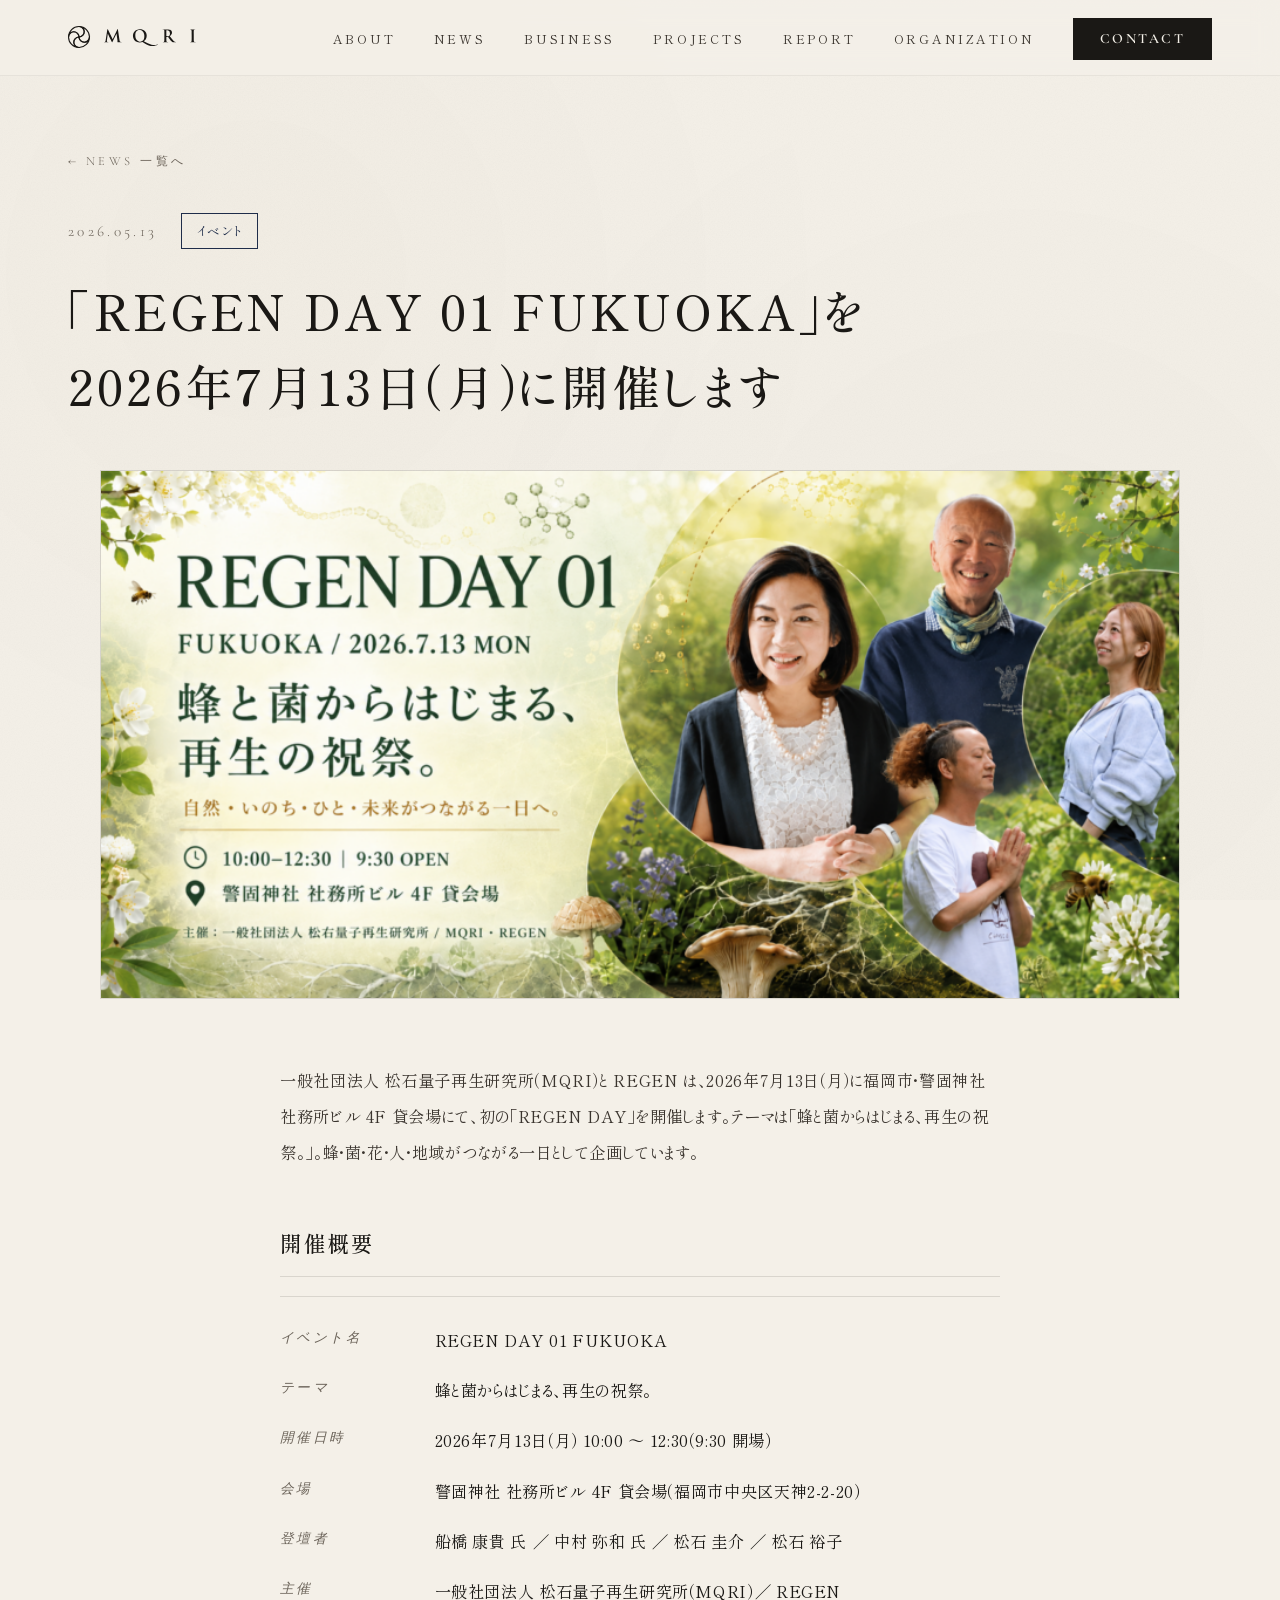
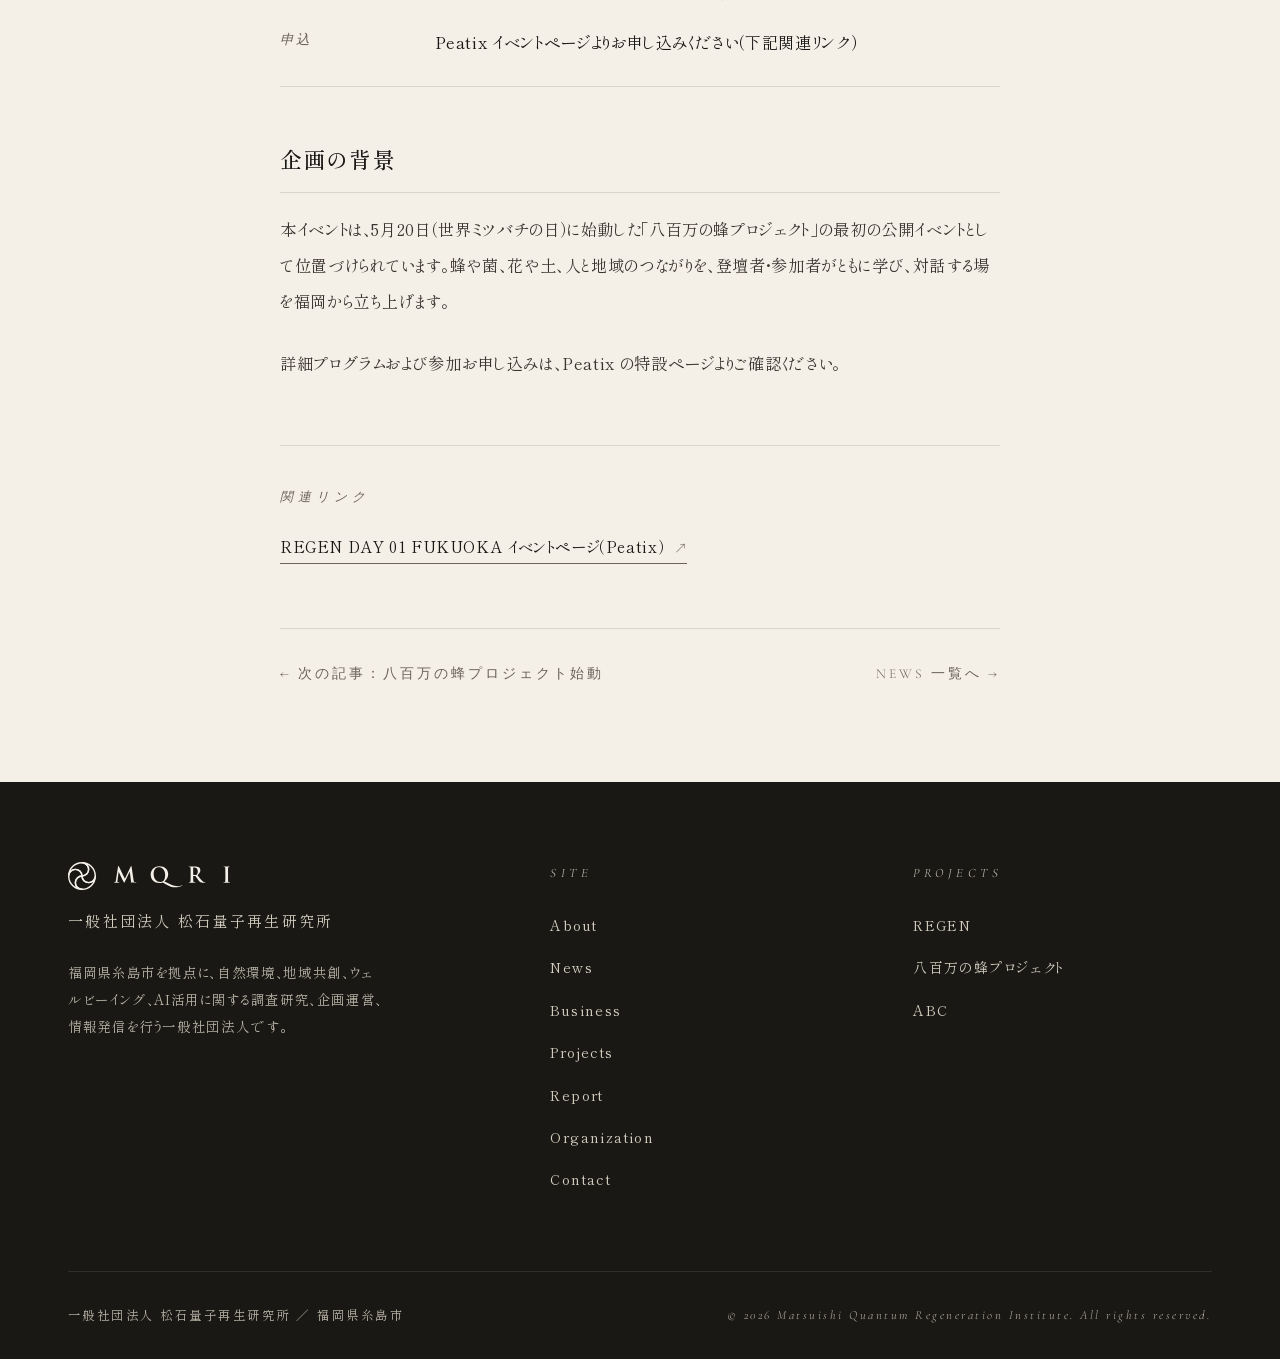
<file: news/2026-05-13-regen-day.html>
<!DOCTYPE html>
<html lang="ja">
<head>
<meta charset="UTF-8" />
<meta name="viewport" content="width=device-width, initial-scale=1.0" />
<title>「REGEN DAY 01 FUKUOKA」7月13日開催のお知らせ ／ MQRI</title>
<meta name="description" content="一般社団法人 松石量子再生研究所（MQRI）と REGEN は、2026年7月13日（月）福岡市・警固神社にて、REGEN DAY 01 FUKUOKA を開催します。" />
<meta property="og:title" content="「REGEN DAY 01 FUKUOKA」2026年7月13日開催のお知らせ" />
<meta property="og:description" content="蜂と菌からはじまる、再生の祝祭。福岡・警固神社にて 7/13（月）10:00〜12:30 開催。" />
<meta property="og:image" content="https://www.mqri.or.jp/news/images/2026-05-13-regen-day.png" />
<meta property="og:type" content="article" />
<meta property="og:url" content="https://www.mqri.or.jp/news/2026-05-13-regen-day" />
<link rel="icon" type="image/svg+xml" href="/favicon.svg" />
<link rel="mask-icon" href="/favicon.svg" color="#1a1815" />
<link rel="preconnect" href="https://fonts.googleapis.com">
<link rel="preconnect" href="https://fonts.gstatic.com" crossorigin>
<link href="https://fonts.googleapis.com/css2?family=Cormorant+Garamond:ital,wght@0,300;0,400;0,500;1,300;1,400&family=Noto+Serif+JP:wght@200;300;400;500;600;700&family=Shippori+Mincho:wght@400;500;600&display=swap" rel="stylesheet">
<link rel="stylesheet" href="/assets/news.css" />
</head>
<body>

<!-- ============ NAVIGATION ============ -->
<nav class="nav">
  <div class="nav-inner">
    <a href="/" class="nav-logo" aria-label="MQRI">
      <svg class="nav-logo-svg" viewBox="0 0 89.91 15.5" xmlns="http://www.w3.org/2000/svg" aria-hidden="true">
        <g fill="currentColor">
          <path d="M27.72,2.52c.04-.2.11-.31.2-.31s.17.06.32.37l3.25,6.71,3.24-6.8c.1-.19.16-.29.26-.29s.18.12.21.37l1.08,7.36c.11.75.23,1.1.58,1.2.34.11.58.12.74.12.11,0,.19.01.19.08,0,.1-.14.13-.31.13-.3,0-1.94-.04-2.42-.07-.27-.02-.35-.06-.35-.13,0-.06.05-.09.13-.13.07-.02.11-.18.06-.51l-.71-5.24h-.05l-2.59,5.4c-.27.56-.33.67-.44.67s-.23-.24-.42-.59c-.29-.55-1.23-2.37-1.37-2.7-.11-.25-.82-1.75-1.24-2.64h-.05l-.62,4.74c-.02.21-.04.37-.04.56,0,.23.15.33.36.38.21.05.38.06.5.06.1,0,.18.02.18.08,0,.11-.11.13-.29.13-.5,0-1.04-.04-1.25-.04-.23,0-.8.04-1.18.04-.12,0-.21-.02-.21-.13,0-.06.07-.08.19-.08.09,0,.18,0,.36-.04.33-.07.43-.54.49-.94l1.18-7.76Z"/>
          <path d="M52.48,11.32c-.48.18-1.24.31-1.87.31-3.49,0-4.84-2.58-4.84-4.72,0-1.94,1.39-4.61,4.88-4.61,2.84,0,4.82,1.73,4.82,4.51,0,2.09-1.32,3.42-2.07,3.92l2.39,1.23c2.51,1.29,4.09,1.42,4.9,1.42.62,0,1.5-.1,2.32-.42.07-.02.13-.06.18-.06.06,0,.11.05.11.11,0,.07-.06.11-.14.14-.71.34-2.06.89-3.77.89-1.8,0-3.07-.46-5.03-1.62l-1.87-1.1ZM53.8,7.13c0-2.88-1.79-4.26-3.43-4.26s-2.95,1-2.95,3.76,1.71,4.4,3.63,4.4c.95,0,2.75-.42,2.75-3.9Z"/>
          <path d="M67.89,5.92c0-1.81,0-2.14-.02-2.52-.02-.4-.12-.59-.51-.68-.09-.02-.3-.04-.46-.04-.13,0-.2-.02-.2-.11s.08-.11.26-.11c.63,0,1.38.04,1.63.04.4,0,1.31-.04,1.68-.04.75,0,1.55.07,2.19.51.33.23.81.83.81,1.63,0,.88-.37,1.69-1.57,2.67,1.06,1.33,1.88,2.39,2.58,3.13.67.69,1.15.77,1.33.81.13.02.24.04.33.04s.14.04.14.1c0,.09-.08.12-.23.12h-1.13c-.67,0-.96-.06-1.27-.23-.51-.27-.96-.83-1.63-1.75-.48-.65-1.02-1.46-1.18-1.64-.06-.07-.13-.08-.21-.08l-1.04-.02c-.06,0-.09.02-.09.09v.17c0,1.11,0,2.05.06,2.55.04.35.11.61.46.65.18.02.44.05.58.05.1,0,.14.04.14.1,0,.08-.08.12-.24.12-.69,0-1.57-.04-1.75-.04-.23,0-.98.04-1.45.04-.15,0-.24-.04-.24-.12,0-.06.05-.1.19-.1.18,0,.32-.02.43-.05.24-.05.3-.31.35-.65.06-.5.06-1.44.06-2.54v-2.09ZM69.3,6.86c0,.13.02.18.11.21.25.08.61.12.9.12.48,0,.63-.05.84-.2.36-.26.7-.81.7-1.79,0-1.69-1.12-2.18-1.82-2.18-.3,0-.51.01-.63.05-.08.02-.11.07-.11.17v3.62Z"/>
          <path d="M87.11,5.92c0-1.81,0-2.14-.02-2.52-.02-.4-.14-.61-.4-.67-.13-.04-.29-.05-.43-.05-.12,0-.19-.02-.19-.12,0-.07.1-.09.29-.09.45,0,1.2.04,1.55.04.3,0,1-.04,1.45-.04.15,0,.25.02.25.09,0,.1-.07.12-.19.12s-.21.01-.36.04c-.32.06-.42.26-.44.68-.02.38-.02.71-.02,2.52v2.09c0,1.15,0,2.09.05,2.61.04.32.12.54.48.58.17.02.43.05.61.05.13,0,.19.04.19.1,0,.08-.1.12-.23.12-.79,0-1.54-.04-1.86-.04-.27,0-1.02.04-1.5.04-.15,0-.24-.04-.24-.12,0-.06.05-.1.19-.1.18,0,.32-.02.43-.05.24-.05.31-.25.35-.59.06-.5.06-1.44.06-2.59v-2.09Z"/>
        </g>
        <g fill="none" stroke="currentColor" stroke-miterlimit="10" stroke-width="0.78">
          <path d="M11.43,4.07c0,2.03-1.65,3.68-3.68,3.68,0-2.03-1.65-3.68-3.68-3.68S.44,5.67.39,7.66C.44,3.67,3.67.44,7.65.39c.03,0,.06,0,.09,0s.06,0,.09,0c1.99.05,3.59,1.68,3.59,3.68Z"/>
          <path d="M15.11,7.85c-.05,3.99-3.27,7.21-7.26,7.26-.03,0-.06,0-.09,0s-.06,0-.09,0c-1.99-.05-3.59-1.68-3.59-3.68s1.65-3.68,3.68-3.68c0,2.03,1.65,3.68,3.68,3.68s3.63-1.6,3.68-3.59Z"/>
          <path d="M7.65,15.11c-3.99-.05-7.21-3.27-7.26-7.26,0-.03,0-.06,0-.09s0-.06,0-.09c.05-1.99,1.68-3.59,3.68-3.59s3.68,1.65,3.68,3.68c-2.03,0-3.68,1.65-3.68,3.68s1.6,3.63,3.59,3.68Z"/>
          <path d="M15.11,7.75s0,.06,0,.09c-.05,1.99-1.68,3.59-3.68,3.59s-3.68-1.65-3.68-3.68c2.03,0,3.68-1.65,3.68-3.68S9.83.44,7.84.39c3.99.05,7.21,3.27,7.26,7.26,0,.03,0,.06,0,.09Z"/>
        </g>
      </svg>
    </a>
    <ul class="nav-menu">
      <li><a href="/#about">ABOUT</a></li>
      <li><a href="/news/">NEWS</a></li>
      <li><a href="/#business">BUSINESS</a></li>
      <li><a href="/#projects">PROJECTS</a></li>
      <li><a href="/regen-report">REPORT</a></li>
      <li><a href="/#organization">ORGANIZATION</a></li>
      <li><a href="/contact" class="nav-cta">CONTACT</a></li>
    </ul>
  </div>
</nav>

<!-- ============ ARTICLE ============ -->
<article class="news-detail">
  <div class="container">

    <a class="news-back" href="/news/">← News 一覧へ</a>

    <div class="news-detail-meta">
      <span class="date">2026.05.13</span>
      <span class="category event">イベント</span>
    </div>

    <h1>「REGEN DAY 01 FUKUOKA」を 2026年7月13日（月）に開催します</h1>

    <img class="news-cover" src="/news/images/2026-05-13-regen-day.png" alt="REGEN DAY 01 FUKUOKA 2026.7.13 ／ 蜂と菌からはじまる、再生の祝祭。" />

    <div class="news-body">

      <p>
        一般社団法人 松石量子再生研究所（MQRI）と REGEN は、2026年7月13日（月）に福岡市・警固神社 社務所ビル 4F 貸会場にて、初の「REGEN DAY」を開催します。テーマは「蜂と菌からはじまる、再生の祝祭。」。蜂・菌・花・人・地域がつながる一日として企画しています。
      </p>

      <h2>開催概要</h2>

      <dl>
        <dt>イベント名</dt>
        <dd>REGEN DAY 01 FUKUOKA</dd>

        <dt>テーマ</dt>
        <dd>蜂と菌からはじまる、再生の祝祭。</dd>

        <dt>開催日時</dt>
        <dd>2026年7月13日（月） 10:00 〜 12:30（9:30 開場）</dd>

        <dt>会場</dt>
        <dd>警固神社 社務所ビル 4F 貸会場（福岡市中央区天神2-2-20）</dd>

        <dt>登壇者</dt>
        <dd>船橋 康貴 氏 ／ 中村 弥和 氏 ／ 松石 圭介 ／ 松石 裕子</dd>

        <dt>主催</dt>
        <dd>一般社団法人 松石量子再生研究所（MQRI）／ REGEN</dd>

        <dt>申込</dt>
        <dd>Peatix イベントページよりお申し込みください（下記関連リンク）</dd>
      </dl>

      <h2>企画の背景</h2>

      <p>
        本イベントは、5月20日（世界ミツバチの日）に始動した「八百万の蜂プロジェクト」の最初の公開イベントとして位置づけられています。蜂や菌、花や土、人と地域のつながりを、登壇者・参加者がともに学び、対話する場を福岡から立ち上げます。
      </p>

      <p>
        詳細プログラムおよび参加お申し込みは、Peatix の特設ページよりご確認ください。
      </p>

    </div>

    <div class="news-related">
      <div class="news-related-label">関連リンク</div>
      <ul>
        <li>
          <a href="https://regenday2605.peatix.com/view" target="_blank" rel="noopener noreferrer">
            REGEN DAY 01 FUKUOKA イベントページ（Peatix）
          </a>
        </li>
      </ul>
    </div>

    <div class="news-detail-nav">
      <a href="/news/2026-05-20-yaorozu-bee-press">← 次の記事：八百万の蜂プロジェクト始動</a>
      <a href="/news/">News 一覧へ →</a>
    </div>

  </div>
</article>

<!-- ============ FOOTER ============ -->
<footer>
  <div class="container">
    <div class="footer-grid">
      <div class="footer-brand">
        <svg class="brand-svg" viewBox="0 0 89.91 15.5" xmlns="http://www.w3.org/2000/svg" aria-label="MQRI">
          <g fill="currentColor">
            <path d="M27.72,2.52c.04-.2.11-.31.2-.31s.17.06.32.37l3.25,6.71,3.24-6.8c.1-.19.16-.29.26-.29s.18.12.21.37l1.08,7.36c.11.75.23,1.1.58,1.2.34.11.58.12.74.12.11,0,.19.01.19.08,0,.1-.14.13-.31.13-.3,0-1.94-.04-2.42-.07-.27-.02-.35-.06-.35-.13,0-.06.05-.09.13-.13.07-.02.11-.18.06-.51l-.71-5.24h-.05l-2.59,5.4c-.27.56-.33.67-.44.67s-.23-.24-.42-.59c-.29-.55-1.23-2.37-1.37-2.7-.11-.25-.82-1.75-1.24-2.64h-.05l-.62,4.74c-.02.21-.04.37-.04.56,0,.23.15.33.36.38.21.05.38.06.5.06.1,0,.18.02.18.08,0,.11-.11.13-.29.13-.5,0-1.04-.04-1.25-.04-.23,0-.8.04-1.18.04-.12,0-.21-.02-.21-.13,0-.06.07-.08.19-.08.09,0,.18,0,.36-.04.33-.07.43-.54.49-.94l1.18-7.76Z"/>
            <path d="M52.48,11.32c-.48.18-1.24.31-1.87.31-3.49,0-4.84-2.58-4.84-4.72,0-1.94,1.39-4.61,4.88-4.61,2.84,0,4.82,1.73,4.82,4.51,0,2.09-1.32,3.42-2.07,3.92l2.39,1.23c2.51,1.29,4.09,1.42,4.9,1.42.62,0,1.5-.1,2.32-.42.07-.02.13-.06.18-.06.06,0,.11.05.11.11,0,.07-.06.11-.14.14-.71.34-2.06.89-3.77.89-1.8,0-3.07-.46-5.03-1.62l-1.87-1.1ZM53.8,7.13c0-2.88-1.79-4.26-3.43-4.26s-2.95,1-2.95,3.76,1.71,4.4,3.63,4.4c.95,0,2.75-.42,2.75-3.9Z"/>
            <path d="M67.89,5.92c0-1.81,0-2.14-.02-2.52-.02-.4-.12-.59-.51-.68-.09-.02-.3-.04-.46-.04-.13,0-.2-.02-.2-.11s.08-.11.26-.11c.63,0,1.38.04,1.63.04.4,0,1.31-.04,1.68-.04.75,0,1.55.07,2.19.51.33.23.81.83.81,1.63,0,.88-.37,1.69-1.57,2.67,1.06,1.33,1.88,2.39,2.58,3.13.67.69,1.15.77,1.33.81.13.02.24.04.33.04s.14.04.14.1c0,.09-.08.12-.23.12h-1.13c-.67,0-.96-.06-1.27-.23-.51-.27-.96-.83-1.63-1.75-.48-.65-1.02-1.46-1.18-1.64-.06-.07-.13-.08-.21-.08l-1.04-.02c-.06,0-.09.02-.09.09v.17c0,1.11,0,2.05.06,2.55.04.35.11.61.46.65.18.02.44.05.58.05.1,0,.14.04.14.1,0,.08-.08.12-.24.12-.69,0-1.57-.04-1.75-.04-.23,0-.98.04-1.45.04-.15,0-.24-.04-.24-.12,0-.06.05-.1.19-.1.18,0,.32-.02.43-.05.24-.05.3-.31.35-.65.06-.5.06-1.44.06-2.54v-2.09ZM69.3,6.86c0,.13.02.18.11.21.25.08.61.12.9.12.48,0,.63-.05.84-.2.36-.26.7-.81.7-1.79,0-1.69-1.12-2.18-1.82-2.18-.3,0-.51.01-.63.05-.08.02-.11.07-.11.17v3.62Z"/>
            <path d="M87.11,5.92c0-1.81,0-2.14-.02-2.52-.02-.4-.14-.61-.4-.67-.13-.04-.29-.05-.43-.05-.12,0-.19-.02-.19-.12,0-.07.1-.09.29-.09.45,0,1.2.04,1.55.04.3,0,1-.04,1.45-.04.15,0,.25.02.25.09,0,.1-.07.12-.19.12s-.21.01-.36.04c-.32.06-.42.26-.44.68-.02.38-.02.71-.02,2.52v2.09c0,1.15,0,2.09.05,2.61.04.32.12.54.48.58.17.02.43.05.61.05.13,0,.19.04.19.1,0,.08-.1.12-.23.12-.79,0-1.54-.04-1.86-.04-.27,0-1.02.04-1.5.04-.15,0-.24-.04-.24-.12,0-.06.05-.1.19-.1.18,0,.32-.02.43-.05.24-.05.31-.25.35-.59.06-.5.06-1.44.06-2.59v-2.09Z"/>
          </g>
          <g fill="none" stroke="currentColor" stroke-miterlimit="10" stroke-width="0.78">
            <path d="M11.43,4.07c0,2.03-1.65,3.68-3.68,3.68,0-2.03-1.65-3.68-3.68-3.68S.44,5.67.39,7.66C.44,3.67,3.67.44,7.65.39c.03,0,.06,0,.09,0s.06,0,.09,0c1.99.05,3.59,1.68,3.59,3.68Z"/>
            <path d="M15.11,7.85c-.05,3.99-3.27,7.21-7.26,7.26-.03,0-.06,0-.09,0s-.06,0-.09,0c-1.99-.05-3.59-1.68-3.59-3.68s1.65-3.68,3.68-3.68c0,2.03,1.65,3.68,3.68,3.68s3.63-1.6,3.68-3.59Z"/>
            <path d="M7.65,15.11c-3.99-.05-7.21-3.27-7.26-7.26,0-.03,0-.06,0-.09s0-.06,0-.09c.05-1.99,1.68-3.59,3.68-3.59s3.68,1.65,3.68,3.68c-2.03,0-3.68,1.65-3.68,3.68s1.6,3.63,3.59,3.68Z"/>
            <path d="M15.11,7.75s0,.06,0,.09c-.05,1.99-1.68,3.59-3.68,3.59s-3.68-1.65-3.68-3.68c2.03,0,3.68-1.65,3.68-3.68S9.83.44,7.84.39c3.99.05,7.21,3.27,7.26,7.26,0,.03,0,.06,0,.09Z"/>
          </g>
        </svg>
        <div class="ja">一般社団法人 松石量子再生研究所</div>
        <p>福岡県糸島市を拠点に、自然環境、地域共創、ウェルビーイング、AI活用に関する調査研究、企画運営、情報発信を行う一般社団法人です。</p>
      </div>

      <div class="footer-col">
        <h5>Site</h5>
        <ul>
          <li><a href="/#about">About</a></li>
          <li><a href="/news/">News</a></li>
          <li><a href="/#business">Business</a></li>
          <li><a href="/#projects">Projects</a></li>
          <li><a href="/regen-report">Report</a></li>
          <li><a href="/#organization">Organization</a></li>
          <li><a href="/contact">Contact</a></li>
        </ul>
      </div>

      <div class="footer-col">
        <h5>Projects</h5>
        <ul>
          <li><a href="/#projects">REGEN</a></li>
          <li><a href="/#projects">八百万の蜂プロジェクト</a></li>
          <li><a href="/#projects">ABC</a></li>
        </ul>
      </div>
    </div>

    <div class="footer-bottom">
      <p>一般社団法人 松石量子再生研究所 ／ 福岡県糸島市</p>
      <p class="copy">© 2026 Matsuishi Quantum Regeneration Institute. All rights reserved.</p>
    </div>
  </div>
</footer>

<script>
const nav = document.querySelector('.nav');
window.addEventListener('scroll', () => {
  if (window.scrollY > 50) {
    nav.style.background = 'rgba(244, 240, 232, 0.92)';
    nav.style.boxShadow = '0 1px 0 rgba(26, 24, 21, 0.08)';
  } else {
    nav.style.background = 'rgba(244, 240, 232, 0.78)';
    nav.style.boxShadow = 'none';
  }
});
</script>

</body>
</html>
</file>
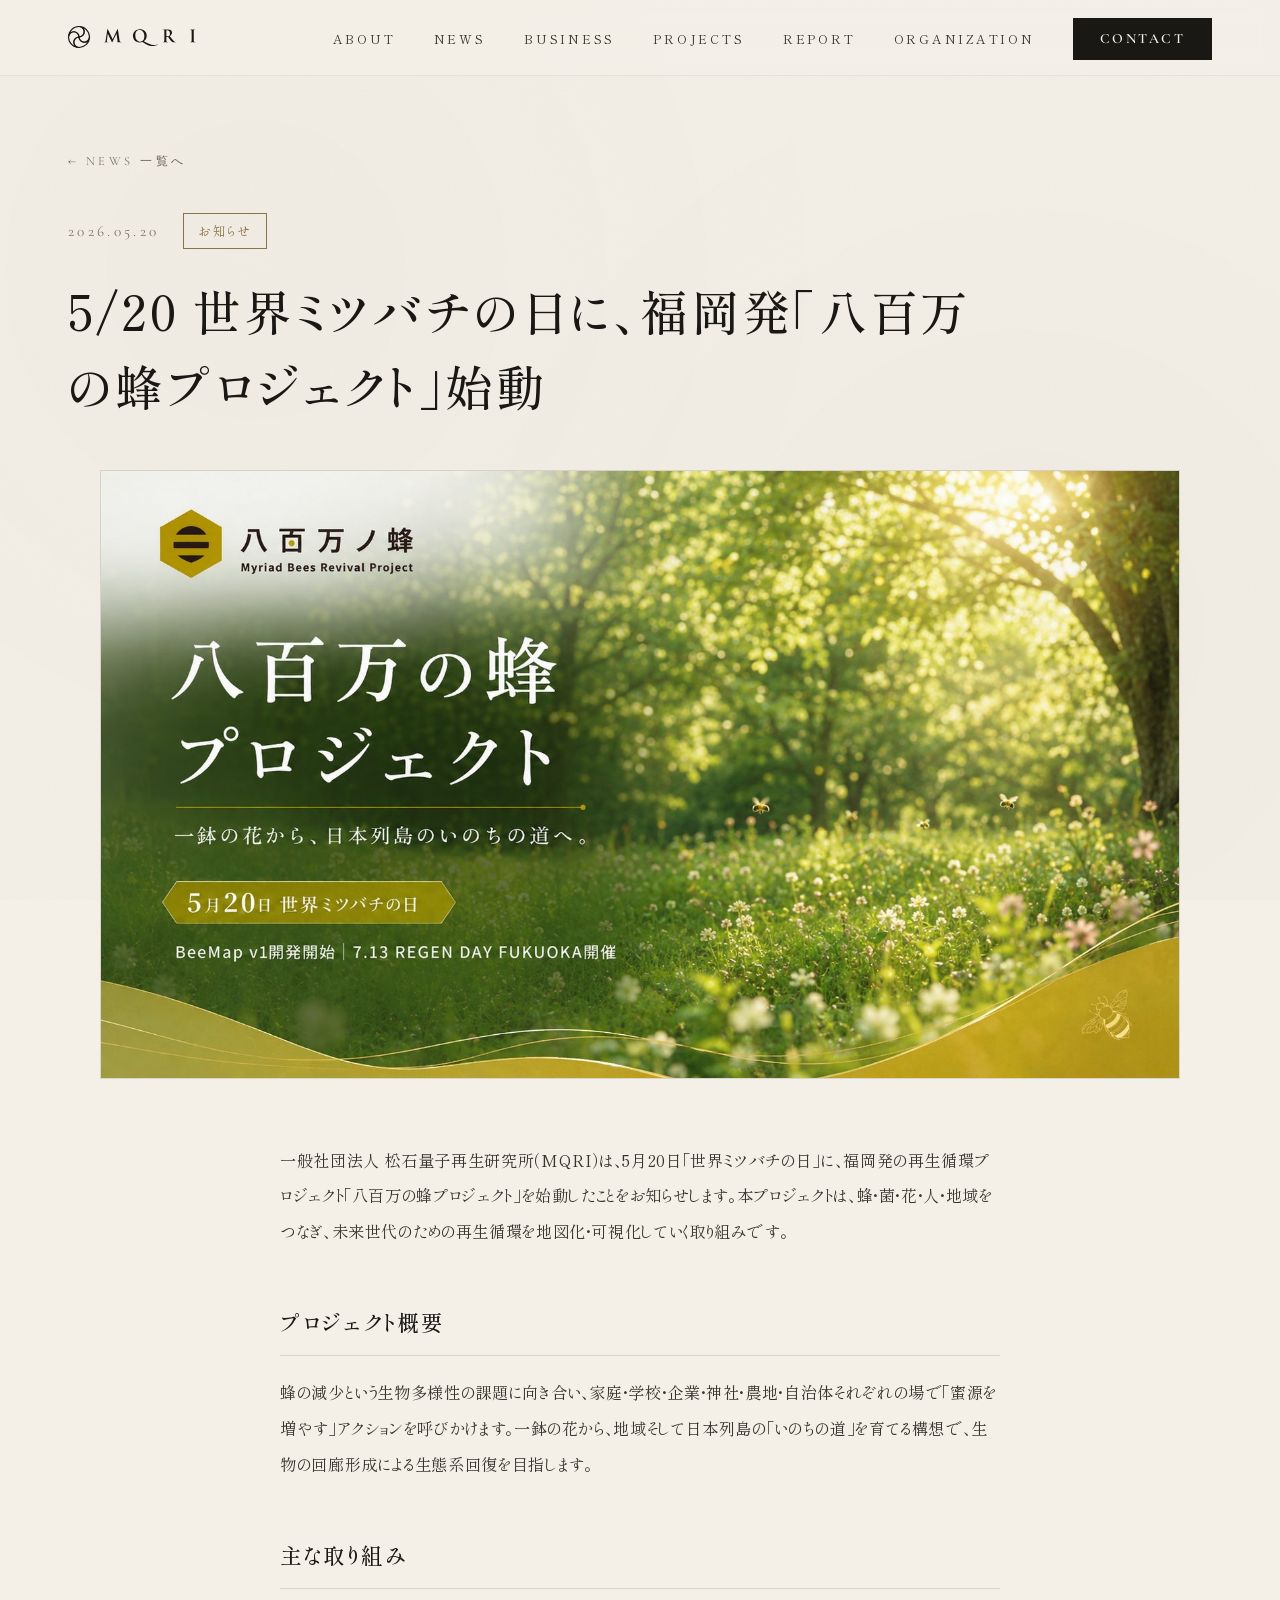
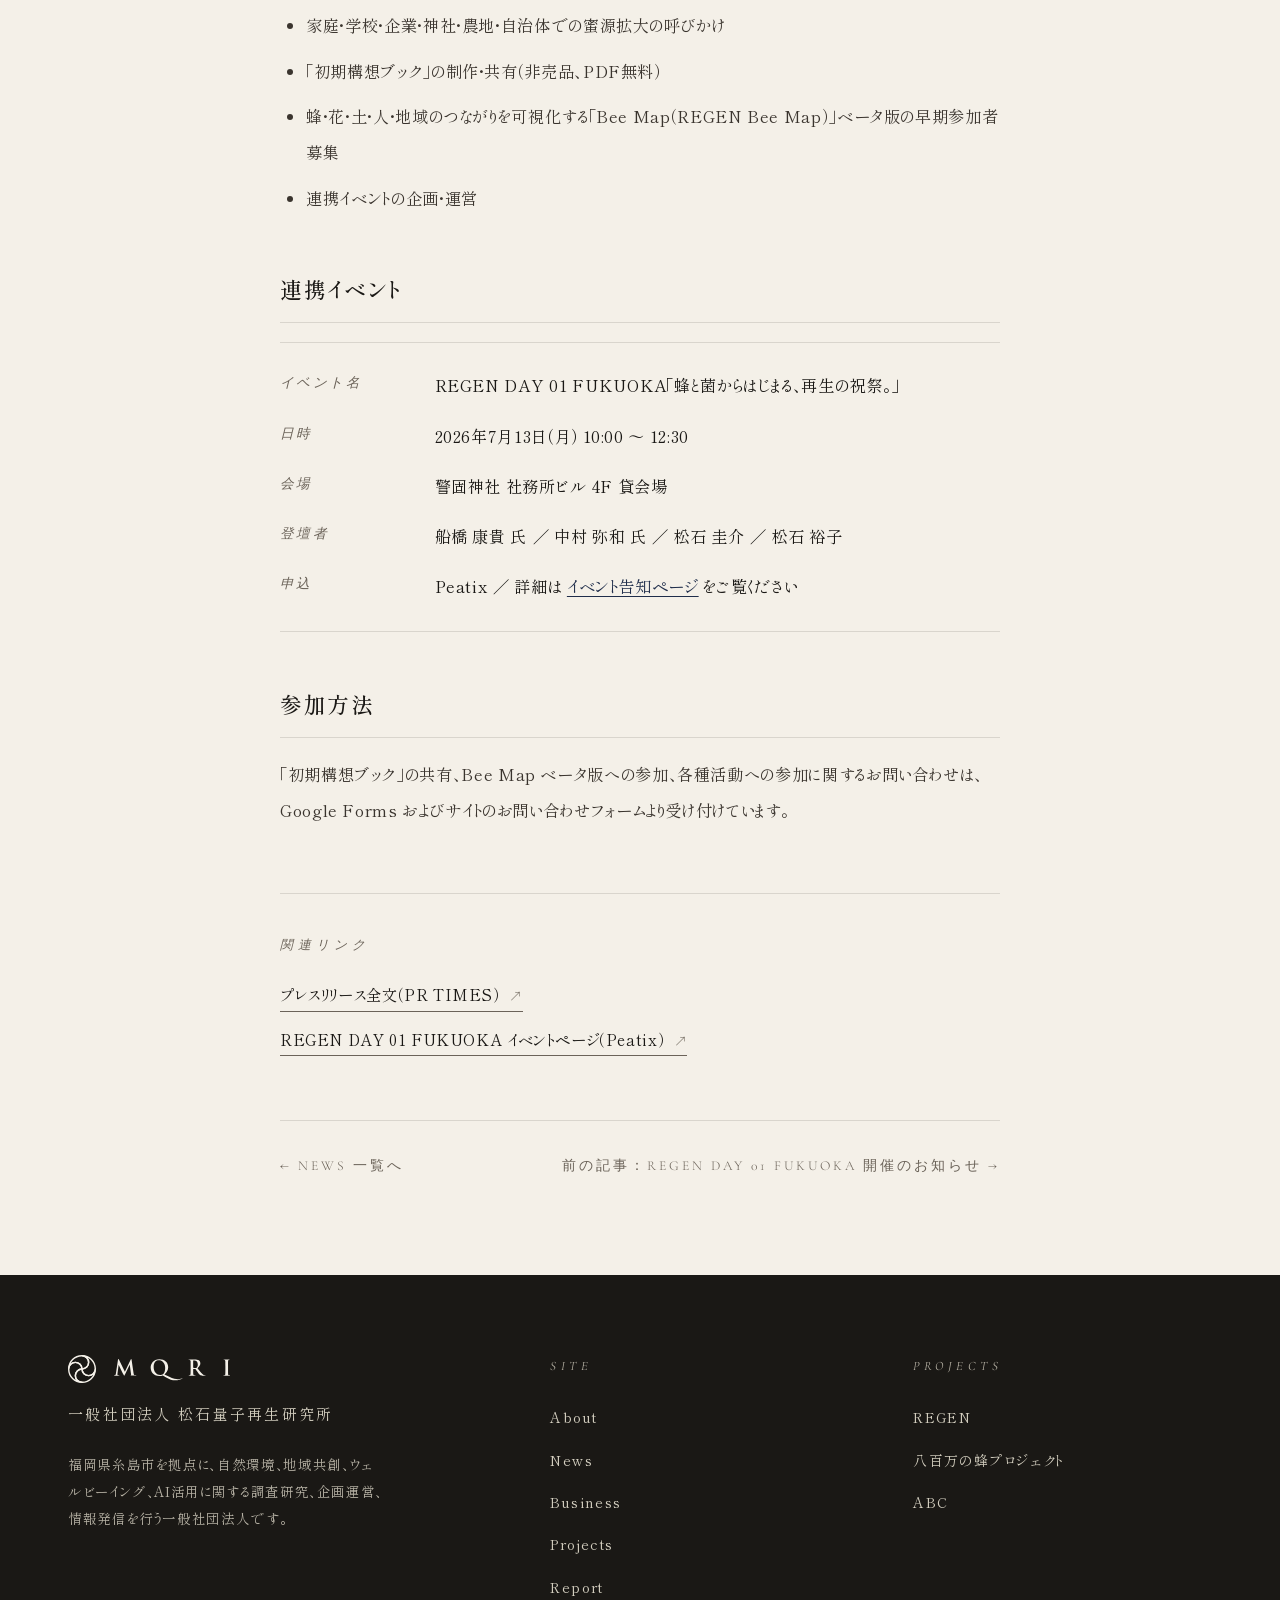
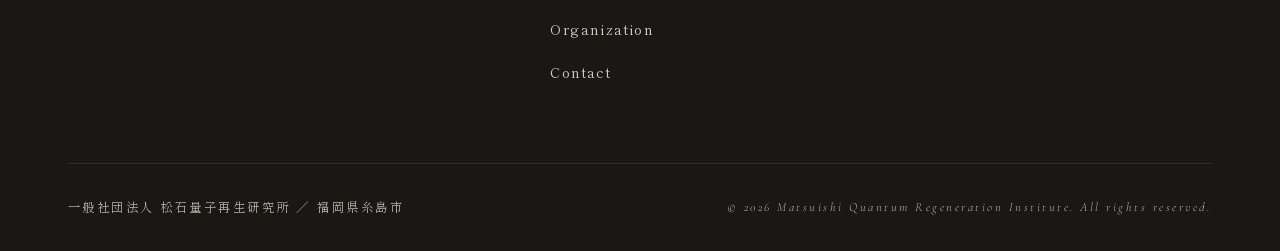
<file: news/2026-05-20-yaorozu-bee-press.html>
<!DOCTYPE html>
<html lang="ja">
<head>
<meta charset="UTF-8" />
<meta name="viewport" content="width=device-width, initial-scale=1.0" />
<title>5/20 世界ミツバチの日に「八百万の蜂プロジェクト」始動 ／ MQRI</title>
<meta name="description" content="一般社団法人 松石量子再生研究所（MQRI）は、5月20日 世界ミツバチの日に、福岡発の再生循環プロジェクト「八百万の蜂プロジェクト」を始動しました。" />
<meta property="og:title" content="5/20 世界ミツバチの日に、福岡発「八百万の蜂プロジェクト」始動" />
<meta property="og:description" content="蜂・菌・花・人・地域をつなぐ、未来世代のための再生循環プロジェクト。BeeMap v1 開発開始、7/13 REGEN DAY 福岡 開催。" />
<meta property="og:image" content="https://www.mqri.or.jp/news/images/2026-05-20-yaorozu-bee.jpg" />
<meta property="og:type" content="article" />
<meta property="og:url" content="https://www.mqri.or.jp/news/2026-05-20-yaorozu-bee-press" />
<link rel="icon" type="image/svg+xml" href="/favicon.svg" />
<link rel="mask-icon" href="/favicon.svg" color="#1a1815" />
<link rel="preconnect" href="https://fonts.googleapis.com">
<link rel="preconnect" href="https://fonts.gstatic.com" crossorigin>
<link href="https://fonts.googleapis.com/css2?family=Cormorant+Garamond:ital,wght@0,300;0,400;0,500;1,300;1,400&family=Noto+Serif+JP:wght@200;300;400;500;600;700&family=Shippori+Mincho:wght@400;500;600&display=swap" rel="stylesheet">
<link rel="stylesheet" href="/assets/news.css" />
</head>
<body>

<!-- ============ NAVIGATION ============ -->
<nav class="nav">
  <div class="nav-inner">
    <a href="/" class="nav-logo" aria-label="MQRI">
      <svg class="nav-logo-svg" viewBox="0 0 89.91 15.5" xmlns="http://www.w3.org/2000/svg" aria-hidden="true">
        <g fill="currentColor">
          <path d="M27.72,2.52c.04-.2.11-.31.2-.31s.17.06.32.37l3.25,6.71,3.24-6.8c.1-.19.16-.29.26-.29s.18.12.21.37l1.08,7.36c.11.75.23,1.1.58,1.2.34.11.58.12.74.12.11,0,.19.01.19.08,0,.1-.14.13-.31.13-.3,0-1.94-.04-2.42-.07-.27-.02-.35-.06-.35-.13,0-.06.05-.09.13-.13.07-.02.11-.18.06-.51l-.71-5.24h-.05l-2.59,5.4c-.27.56-.33.67-.44.67s-.23-.24-.42-.59c-.29-.55-1.23-2.37-1.37-2.7-.11-.25-.82-1.75-1.24-2.64h-.05l-.62,4.74c-.02.21-.04.37-.04.56,0,.23.15.33.36.38.21.05.38.06.5.06.1,0,.18.02.18.08,0,.11-.11.13-.29.13-.5,0-1.04-.04-1.25-.04-.23,0-.8.04-1.18.04-.12,0-.21-.02-.21-.13,0-.06.07-.08.19-.08.09,0,.18,0,.36-.04.33-.07.43-.54.49-.94l1.18-7.76Z"/>
          <path d="M52.48,11.32c-.48.18-1.24.31-1.87.31-3.49,0-4.84-2.58-4.84-4.72,0-1.94,1.39-4.61,4.88-4.61,2.84,0,4.82,1.73,4.82,4.51,0,2.09-1.32,3.42-2.07,3.92l2.39,1.23c2.51,1.29,4.09,1.42,4.9,1.42.62,0,1.5-.1,2.32-.42.07-.02.13-.06.18-.06.06,0,.11.05.11.11,0,.07-.06.11-.14.14-.71.34-2.06.89-3.77.89-1.8,0-3.07-.46-5.03-1.62l-1.87-1.1ZM53.8,7.13c0-2.88-1.79-4.26-3.43-4.26s-2.95,1-2.95,3.76,1.71,4.4,3.63,4.4c.95,0,2.75-.42,2.75-3.9Z"/>
          <path d="M67.89,5.92c0-1.81,0-2.14-.02-2.52-.02-.4-.12-.59-.51-.68-.09-.02-.3-.04-.46-.04-.13,0-.2-.02-.2-.11s.08-.11.26-.11c.63,0,1.38.04,1.63.04.4,0,1.31-.04,1.68-.04.75,0,1.55.07,2.19.51.33.23.81.83.81,1.63,0,.88-.37,1.69-1.57,2.67,1.06,1.33,1.88,2.39,2.58,3.13.67.69,1.15.77,1.33.81.13.02.24.04.33.04s.14.04.14.1c0,.09-.08.12-.23.12h-1.13c-.67,0-.96-.06-1.27-.23-.51-.27-.96-.83-1.63-1.75-.48-.65-1.02-1.46-1.18-1.64-.06-.07-.13-.08-.21-.08l-1.04-.02c-.06,0-.09.02-.09.09v.17c0,1.11,0,2.05.06,2.55.04.35.11.61.46.65.18.02.44.05.58.05.1,0,.14.04.14.1,0,.08-.08.12-.24.12-.69,0-1.57-.04-1.75-.04-.23,0-.98.04-1.45.04-.15,0-.24-.04-.24-.12,0-.06.05-.1.19-.1.18,0,.32-.02.43-.05.24-.05.3-.31.35-.65.06-.5.06-1.44.06-2.54v-2.09ZM69.3,6.86c0,.13.02.18.11.21.25.08.61.12.9.12.48,0,.63-.05.84-.2.36-.26.7-.81.7-1.79,0-1.69-1.12-2.18-1.82-2.18-.3,0-.51.01-.63.05-.08.02-.11.07-.11.17v3.62Z"/>
          <path d="M87.11,5.92c0-1.81,0-2.14-.02-2.52-.02-.4-.14-.61-.4-.67-.13-.04-.29-.05-.43-.05-.12,0-.19-.02-.19-.12,0-.07.1-.09.29-.09.45,0,1.2.04,1.55.04.3,0,1-.04,1.45-.04.15,0,.25.02.25.09,0,.1-.07.12-.19.12s-.21.01-.36.04c-.32.06-.42.26-.44.68-.02.38-.02.71-.02,2.52v2.09c0,1.15,0,2.09.05,2.61.04.32.12.54.48.58.17.02.43.05.61.05.13,0,.19.04.19.1,0,.08-.1.12-.23.12-.79,0-1.54-.04-1.86-.04-.27,0-1.02.04-1.5.04-.15,0-.24-.04-.24-.12,0-.06.05-.1.19-.1.18,0,.32-.02.43-.05.24-.05.31-.25.35-.59.06-.5.06-1.44.06-2.59v-2.09Z"/>
        </g>
        <g fill="none" stroke="currentColor" stroke-miterlimit="10" stroke-width="0.78">
          <path d="M11.43,4.07c0,2.03-1.65,3.68-3.68,3.68,0-2.03-1.65-3.68-3.68-3.68S.44,5.67.39,7.66C.44,3.67,3.67.44,7.65.39c.03,0,.06,0,.09,0s.06,0,.09,0c1.99.05,3.59,1.68,3.59,3.68Z"/>
          <path d="M15.11,7.85c-.05,3.99-3.27,7.21-7.26,7.26-.03,0-.06,0-.09,0s-.06,0-.09,0c-1.99-.05-3.59-1.68-3.59-3.68s1.65-3.68,3.68-3.68c0,2.03,1.65,3.68,3.68,3.68s3.63-1.6,3.68-3.59Z"/>
          <path d="M7.65,15.11c-3.99-.05-7.21-3.27-7.26-7.26,0-.03,0-.06,0-.09s0-.06,0-.09c.05-1.99,1.68-3.59,3.68-3.59s3.68,1.65,3.68,3.68c-2.03,0-3.68,1.65-3.68,3.68s1.6,3.63,3.59,3.68Z"/>
          <path d="M15.11,7.75s0,.06,0,.09c-.05,1.99-1.68,3.59-3.68,3.59s-3.68-1.65-3.68-3.68c2.03,0,3.68-1.65,3.68-3.68S9.83.44,7.84.39c3.99.05,7.21,3.27,7.26,7.26,0,.03,0,.06,0,.09Z"/>
        </g>
      </svg>
    </a>
    <ul class="nav-menu">
      <li><a href="/#about">ABOUT</a></li>
      <li><a href="/news/">NEWS</a></li>
      <li><a href="/#business">BUSINESS</a></li>
      <li><a href="/#projects">PROJECTS</a></li>
      <li><a href="/regen-report">REPORT</a></li>
      <li><a href="/#organization">ORGANIZATION</a></li>
      <li><a href="/contact" class="nav-cta">CONTACT</a></li>
    </ul>
  </div>
</nav>

<!-- ============ ARTICLE ============ -->
<article class="news-detail">
  <div class="container">

    <a class="news-back" href="/news/">← News 一覧へ</a>

    <div class="news-detail-meta">
      <span class="date">2026.05.20</span>
      <span class="category press">お知らせ</span>
    </div>

    <h1>5/20 世界ミツバチの日に、福岡発「八百万の蜂プロジェクト」始動</h1>

    <img class="news-cover" src="/news/images/2026-05-20-yaorozu-bee.jpg" alt="八百万の蜂プロジェクト ／ 一鉢の花から、日本列島のいのちの道へ。" />

    <div class="news-body">

      <p>
        一般社団法人 松石量子再生研究所（MQRI）は、5月20日「世界ミツバチの日」に、福岡発の再生循環プロジェクト「八百万の蜂プロジェクト」を始動したことをお知らせします。本プロジェクトは、蜂・菌・花・人・地域をつなぎ、未来世代のための再生循環を地図化・可視化していく取り組みです。
      </p>

      <h2>プロジェクト概要</h2>

      <p>
        蜂の減少という生物多様性の課題に向き合い、家庭・学校・企業・神社・農地・自治体それぞれの場で「蜜源を増やす」アクションを呼びかけます。一鉢の花から、地域そして日本列島の「いのちの道」を育てる構想で、生物の回廊形成による生態系回復を目指します。
      </p>

      <h2>主な取り組み</h2>

      <ul>
        <li>家庭・学校・企業・神社・農地・自治体での蜜源拡大の呼びかけ</li>
        <li>「初期構想ブック」の制作・共有（非売品、PDF無料）</li>
        <li>蜂・花・土・人・地域のつながりを可視化する「Bee Map（REGEN Bee Map）」ベータ版の早期参加者募集</li>
        <li>連携イベントの企画・運営</li>
      </ul>

      <h2>連携イベント</h2>

      <dl>
        <dt>イベント名</dt>
        <dd>REGEN DAY 01 FUKUOKA「蜂と菌からはじまる、再生の祝祭。」</dd>

        <dt>日時</dt>
        <dd>2026年7月13日（月） 10:00 〜 12:30</dd>

        <dt>会場</dt>
        <dd>警固神社 社務所ビル 4F 貸会場</dd>

        <dt>登壇者</dt>
        <dd>船橋 康貴 氏 ／ 中村 弥和 氏 ／ 松石 圭介 ／ 松石 裕子</dd>

        <dt>申込</dt>
        <dd>Peatix ／ 詳細は <a href="/news/2026-05-13-regen-day">イベント告知ページ</a> をご覧ください</dd>
      </dl>

      <h2>参加方法</h2>

      <p>
        「初期構想ブック」の共有、Bee Map ベータ版への参加、各種活動への参加に関するお問い合わせは、Google Forms およびサイトのお問い合わせフォームより受け付けています。
      </p>

    </div>

    <div class="news-related">
      <div class="news-related-label">関連リンク</div>
      <ul>
        <li>
          <a href="https://prtimes.jp/main/html/rd/p/000000002.000183704.html" target="_blank" rel="noopener noreferrer">
            プレスリリース全文（PR TIMES）
          </a>
        </li>
        <li>
          <a href="https://regenday2605.peatix.com/view" target="_blank" rel="noopener noreferrer">
            REGEN DAY 01 FUKUOKA イベントページ（Peatix）
          </a>
        </li>
      </ul>
    </div>

    <div class="news-detail-nav">
      <a href="/news/">← News 一覧へ</a>
      <a href="/news/2026-05-13-regen-day">前の記事：REGEN DAY 01 FUKUOKA 開催のお知らせ →</a>
    </div>

  </div>
</article>

<!-- ============ FOOTER ============ -->
<footer>
  <div class="container">
    <div class="footer-grid">
      <div class="footer-brand">
        <svg class="brand-svg" viewBox="0 0 89.91 15.5" xmlns="http://www.w3.org/2000/svg" aria-label="MQRI">
          <g fill="currentColor">
            <path d="M27.72,2.52c.04-.2.11-.31.2-.31s.17.06.32.37l3.25,6.71,3.24-6.8c.1-.19.16-.29.26-.29s.18.12.21.37l1.08,7.36c.11.75.23,1.1.58,1.2.34.11.58.12.74.12.11,0,.19.01.19.08,0,.1-.14.13-.31.13-.3,0-1.94-.04-2.42-.07-.27-.02-.35-.06-.35-.13,0-.06.05-.09.13-.13.07-.02.11-.18.06-.51l-.71-5.24h-.05l-2.59,5.4c-.27.56-.33.67-.44.67s-.23-.24-.42-.59c-.29-.55-1.23-2.37-1.37-2.7-.11-.25-.82-1.75-1.24-2.64h-.05l-.62,4.74c-.02.21-.04.37-.04.56,0,.23.15.33.36.38.21.05.38.06.5.06.1,0,.18.02.18.08,0,.11-.11.13-.29.13-.5,0-1.04-.04-1.25-.04-.23,0-.8.04-1.18.04-.12,0-.21-.02-.21-.13,0-.06.07-.08.19-.08.09,0,.18,0,.36-.04.33-.07.43-.54.49-.94l1.18-7.76Z"/>
            <path d="M52.48,11.32c-.48.18-1.24.31-1.87.31-3.49,0-4.84-2.58-4.84-4.72,0-1.94,1.39-4.61,4.88-4.61,2.84,0,4.82,1.73,4.82,4.51,0,2.09-1.32,3.42-2.07,3.92l2.39,1.23c2.51,1.29,4.09,1.42,4.9,1.42.62,0,1.5-.1,2.32-.42.07-.02.13-.06.18-.06.06,0,.11.05.11.11,0,.07-.06.11-.14.14-.71.34-2.06.89-3.77.89-1.8,0-3.07-.46-5.03-1.62l-1.87-1.1ZM53.8,7.13c0-2.88-1.79-4.26-3.43-4.26s-2.95,1-2.95,3.76,1.71,4.4,3.63,4.4c.95,0,2.75-.42,2.75-3.9Z"/>
            <path d="M67.89,5.92c0-1.81,0-2.14-.02-2.52-.02-.4-.12-.59-.51-.68-.09-.02-.3-.04-.46-.04-.13,0-.2-.02-.2-.11s.08-.11.26-.11c.63,0,1.38.04,1.63.04.4,0,1.31-.04,1.68-.04.75,0,1.55.07,2.19.51.33.23.81.83.81,1.63,0,.88-.37,1.69-1.57,2.67,1.06,1.33,1.88,2.39,2.58,3.13.67.69,1.15.77,1.33.81.13.02.24.04.33.04s.14.04.14.1c0,.09-.08.12-.23.12h-1.13c-.67,0-.96-.06-1.27-.23-.51-.27-.96-.83-1.63-1.75-.48-.65-1.02-1.46-1.18-1.64-.06-.07-.13-.08-.21-.08l-1.04-.02c-.06,0-.09.02-.09.09v.17c0,1.11,0,2.05.06,2.55.04.35.11.61.46.65.18.02.44.05.58.05.1,0,.14.04.14.1,0,.08-.08.12-.24.12-.69,0-1.57-.04-1.75-.04-.23,0-.98.04-1.45.04-.15,0-.24-.04-.24-.12,0-.06.05-.1.19-.1.18,0,.32-.02.43-.05.24-.05.3-.31.35-.65.06-.5.06-1.44.06-2.54v-2.09ZM69.3,6.86c0,.13.02.18.11.21.25.08.61.12.9.12.48,0,.63-.05.84-.2.36-.26.7-.81.7-1.79,0-1.69-1.12-2.18-1.82-2.18-.3,0-.51.01-.63.05-.08.02-.11.07-.11.17v3.62Z"/>
            <path d="M87.11,5.92c0-1.81,0-2.14-.02-2.52-.02-.4-.14-.61-.4-.67-.13-.04-.29-.05-.43-.05-.12,0-.19-.02-.19-.12,0-.07.1-.09.29-.09.45,0,1.2.04,1.55.04.3,0,1-.04,1.45-.04.15,0,.25.02.25.09,0,.1-.07.12-.19.12s-.21.01-.36.04c-.32.06-.42.26-.44.68-.02.38-.02.71-.02,2.52v2.09c0,1.15,0,2.09.05,2.61.04.32.12.54.48.58.17.02.43.05.61.05.13,0,.19.04.19.1,0,.08-.1.12-.23.12-.79,0-1.54-.04-1.86-.04-.27,0-1.02.04-1.5.04-.15,0-.24-.04-.24-.12,0-.06.05-.1.19-.1.18,0,.32-.02.43-.05.24-.05.31-.25.35-.59.06-.5.06-1.44.06-2.59v-2.09Z"/>
          </g>
          <g fill="none" stroke="currentColor" stroke-miterlimit="10" stroke-width="0.78">
            <path d="M11.43,4.07c0,2.03-1.65,3.68-3.68,3.68,0-2.03-1.65-3.68-3.68-3.68S.44,5.67.39,7.66C.44,3.67,3.67.44,7.65.39c.03,0,.06,0,.09,0s.06,0,.09,0c1.99.05,3.59,1.68,3.59,3.68Z"/>
            <path d="M15.11,7.85c-.05,3.99-3.27,7.21-7.26,7.26-.03,0-.06,0-.09,0s-.06,0-.09,0c-1.99-.05-3.59-1.68-3.59-3.68s1.65-3.68,3.68-3.68c0,2.03,1.65,3.68,3.68,3.68s3.63-1.6,3.68-3.59Z"/>
            <path d="M7.65,15.11c-3.99-.05-7.21-3.27-7.26-7.26,0-.03,0-.06,0-.09s0-.06,0-.09c.05-1.99,1.68-3.59,3.68-3.59s3.68,1.65,3.68,3.68c-2.03,0-3.68,1.65-3.68,3.68s1.6,3.63,3.59,3.68Z"/>
            <path d="M15.11,7.75s0,.06,0,.09c-.05,1.99-1.68,3.59-3.68,3.59s-3.68-1.65-3.68-3.68c2.03,0,3.68-1.65,3.68-3.68S9.83.44,7.84.39c3.99.05,7.21,3.27,7.26,7.26,0,.03,0,.06,0,.09Z"/>
          </g>
        </svg>
        <div class="ja">一般社団法人 松石量子再生研究所</div>
        <p>福岡県糸島市を拠点に、自然環境、地域共創、ウェルビーイング、AI活用に関する調査研究、企画運営、情報発信を行う一般社団法人です。</p>
      </div>

      <div class="footer-col">
        <h5>Site</h5>
        <ul>
          <li><a href="/#about">About</a></li>
          <li><a href="/news/">News</a></li>
          <li><a href="/#business">Business</a></li>
          <li><a href="/#projects">Projects</a></li>
          <li><a href="/regen-report">Report</a></li>
          <li><a href="/#organization">Organization</a></li>
          <li><a href="/contact">Contact</a></li>
        </ul>
      </div>

      <div class="footer-col">
        <h5>Projects</h5>
        <ul>
          <li><a href="/#projects">REGEN</a></li>
          <li><a href="/#projects">八百万の蜂プロジェクト</a></li>
          <li><a href="/#projects">ABC</a></li>
        </ul>
      </div>
    </div>

    <div class="footer-bottom">
      <p>一般社団法人 松石量子再生研究所 ／ 福岡県糸島市</p>
      <p class="copy">© 2026 Matsuishi Quantum Regeneration Institute. All rights reserved.</p>
    </div>
  </div>
</footer>

<script>
const nav = document.querySelector('.nav');
window.addEventListener('scroll', () => {
  if (window.scrollY > 50) {
    nav.style.background = 'rgba(244, 240, 232, 0.92)';
    nav.style.boxShadow = '0 1px 0 rgba(26, 24, 21, 0.08)';
  } else {
    nav.style.background = 'rgba(244, 240, 232, 0.78)';
    nav.style.boxShadow = 'none';
  }
});
</script>

</body>
</html>
</file>
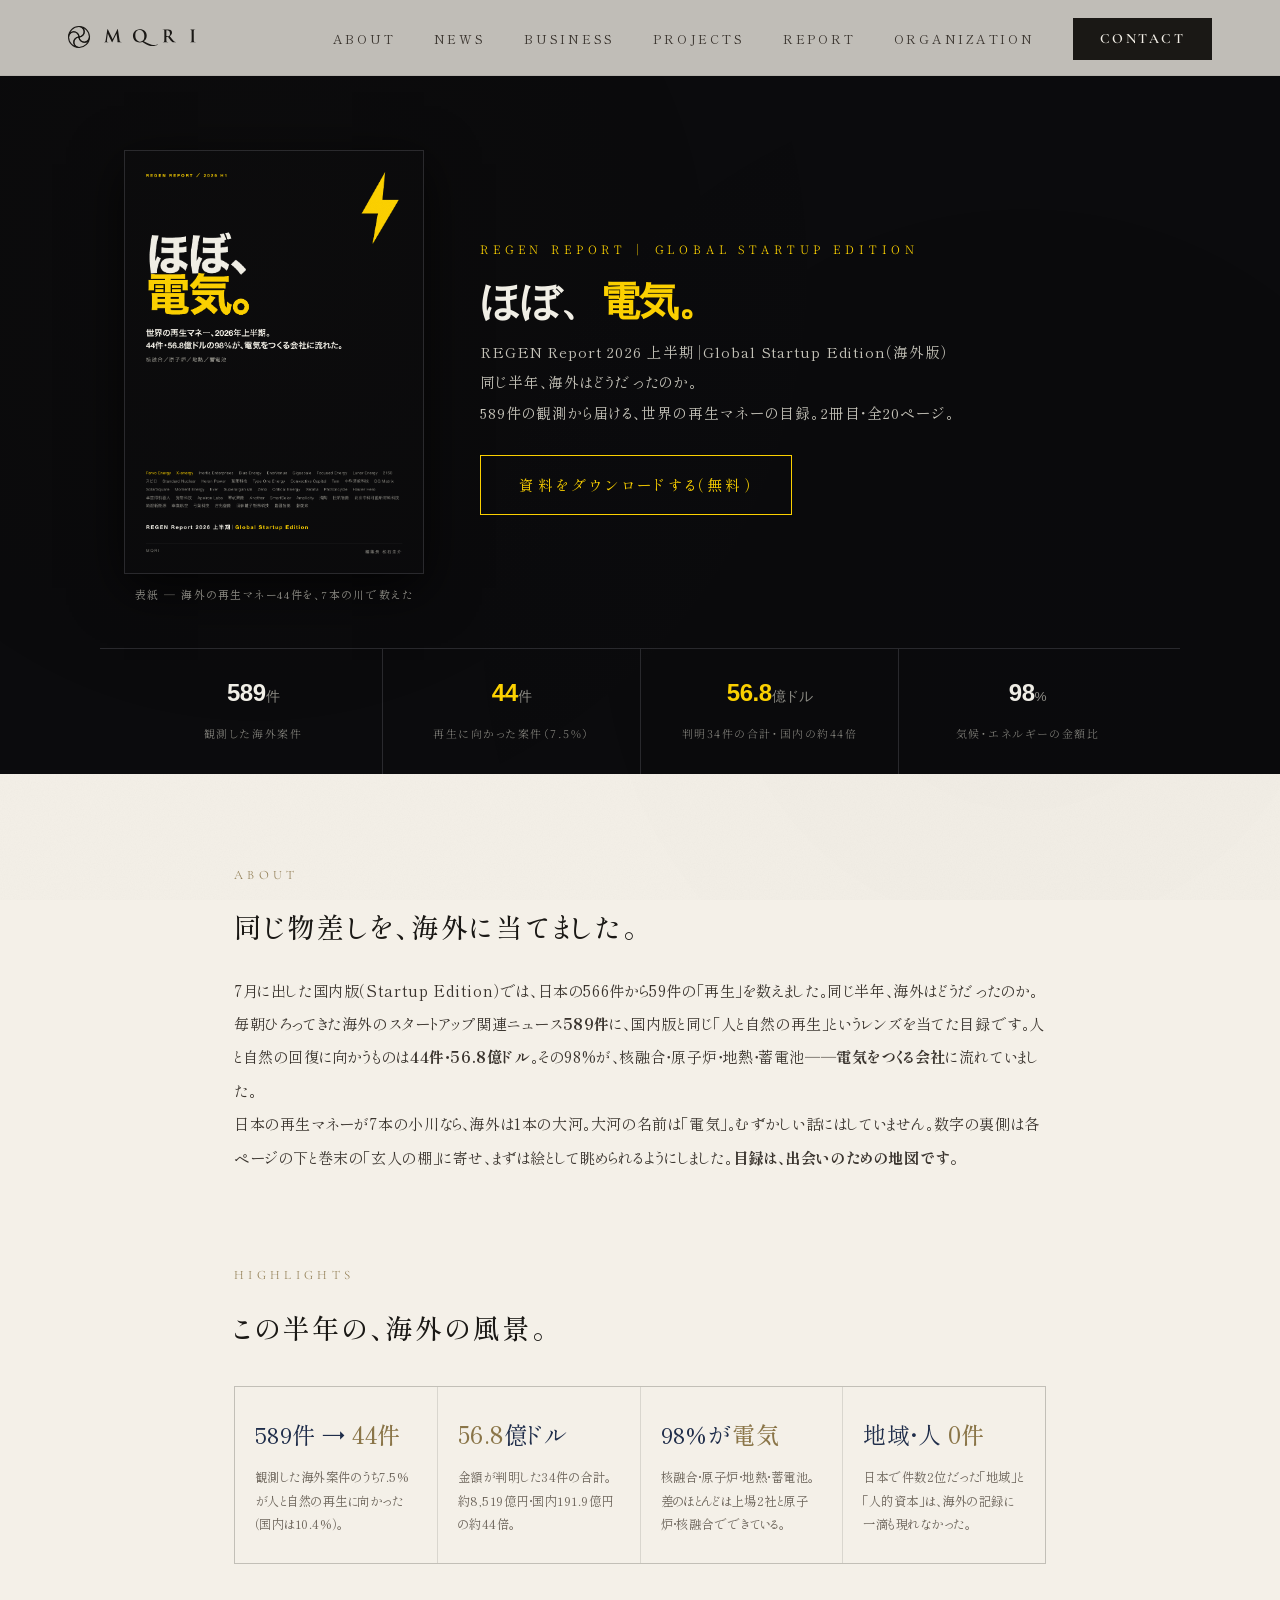
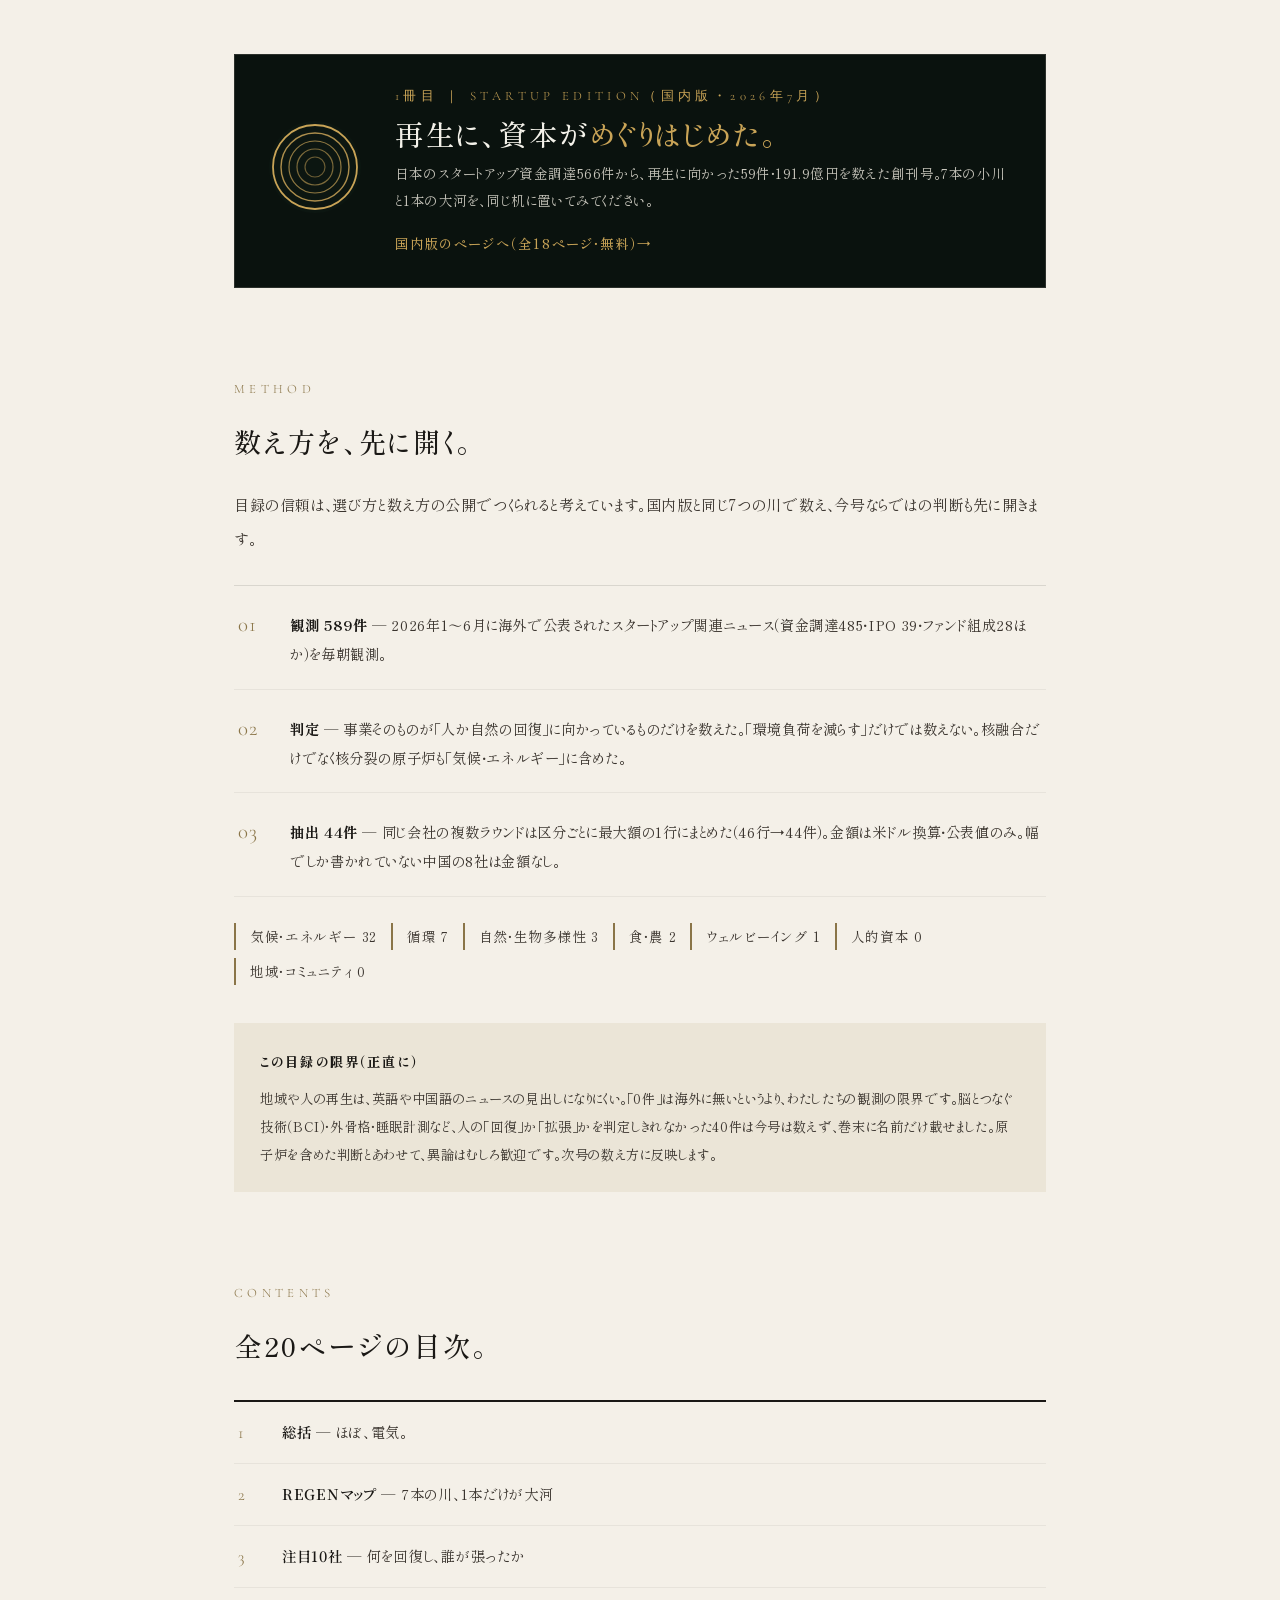
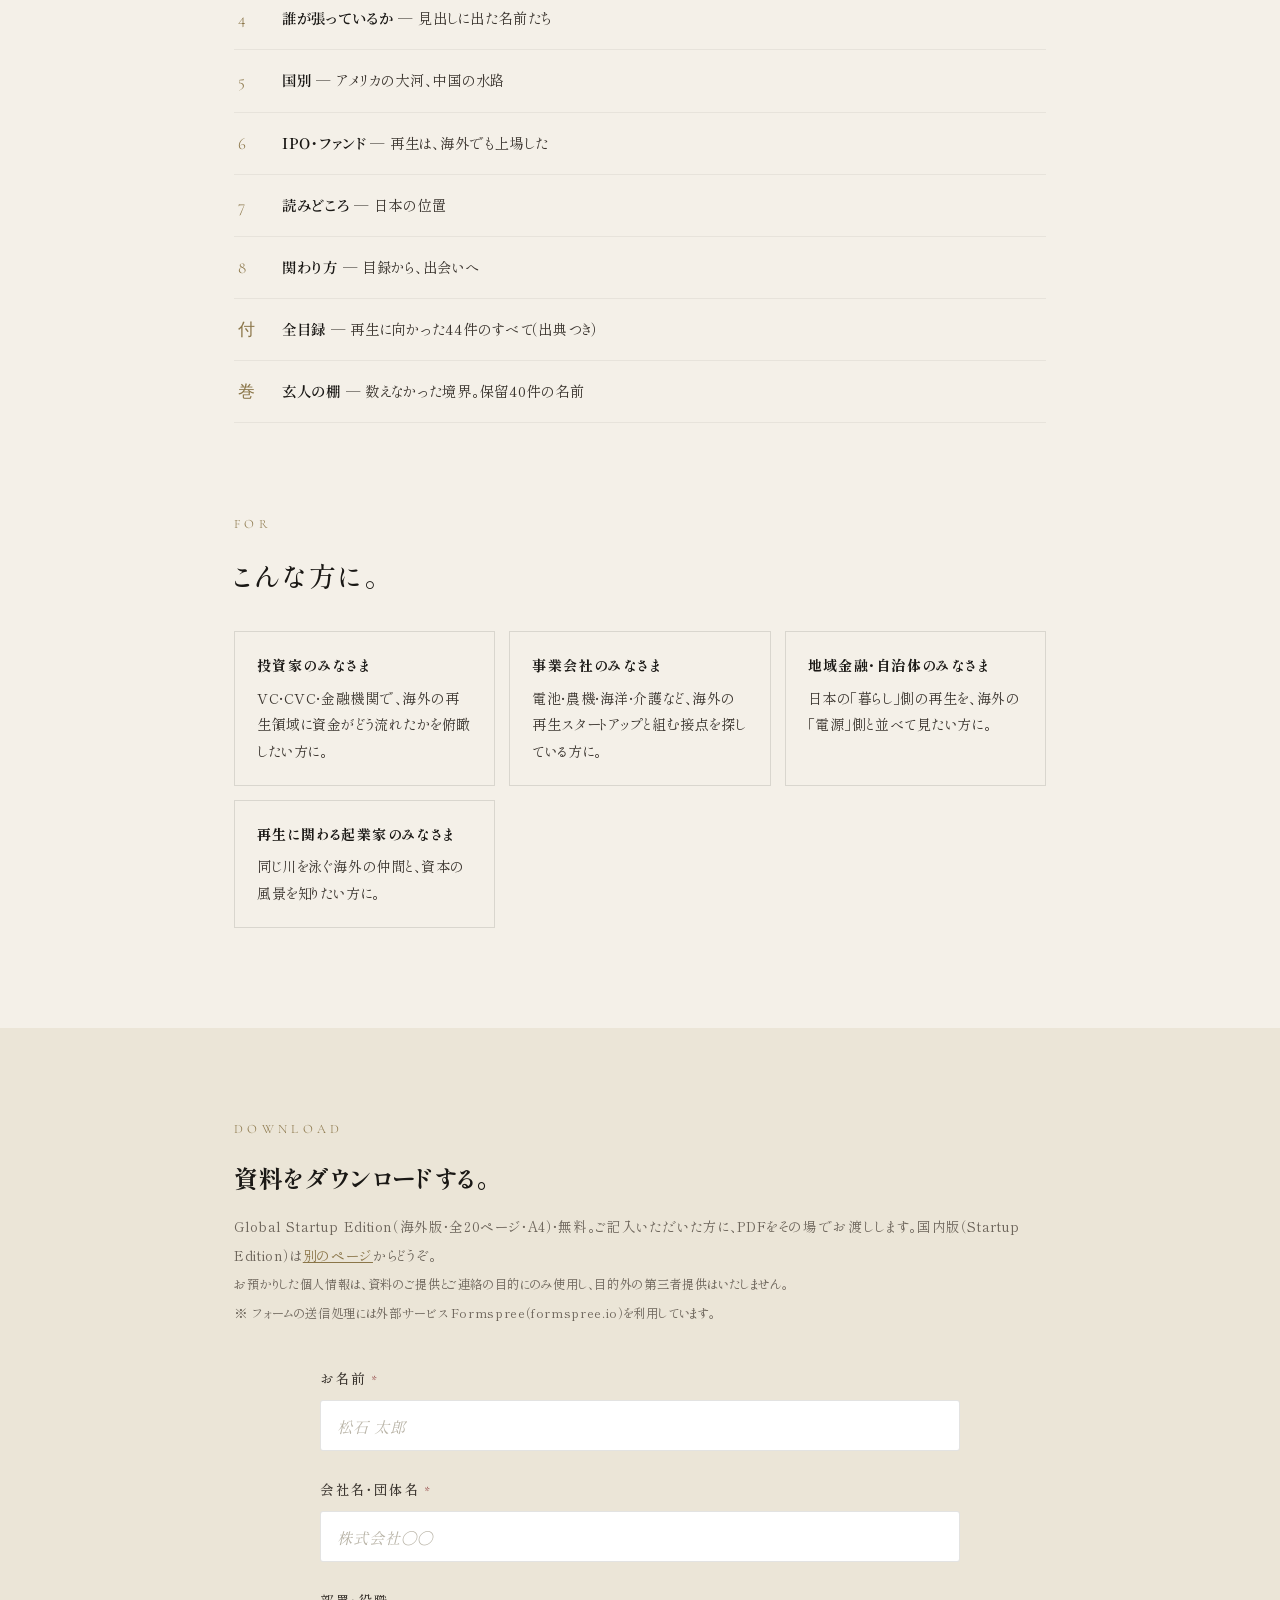
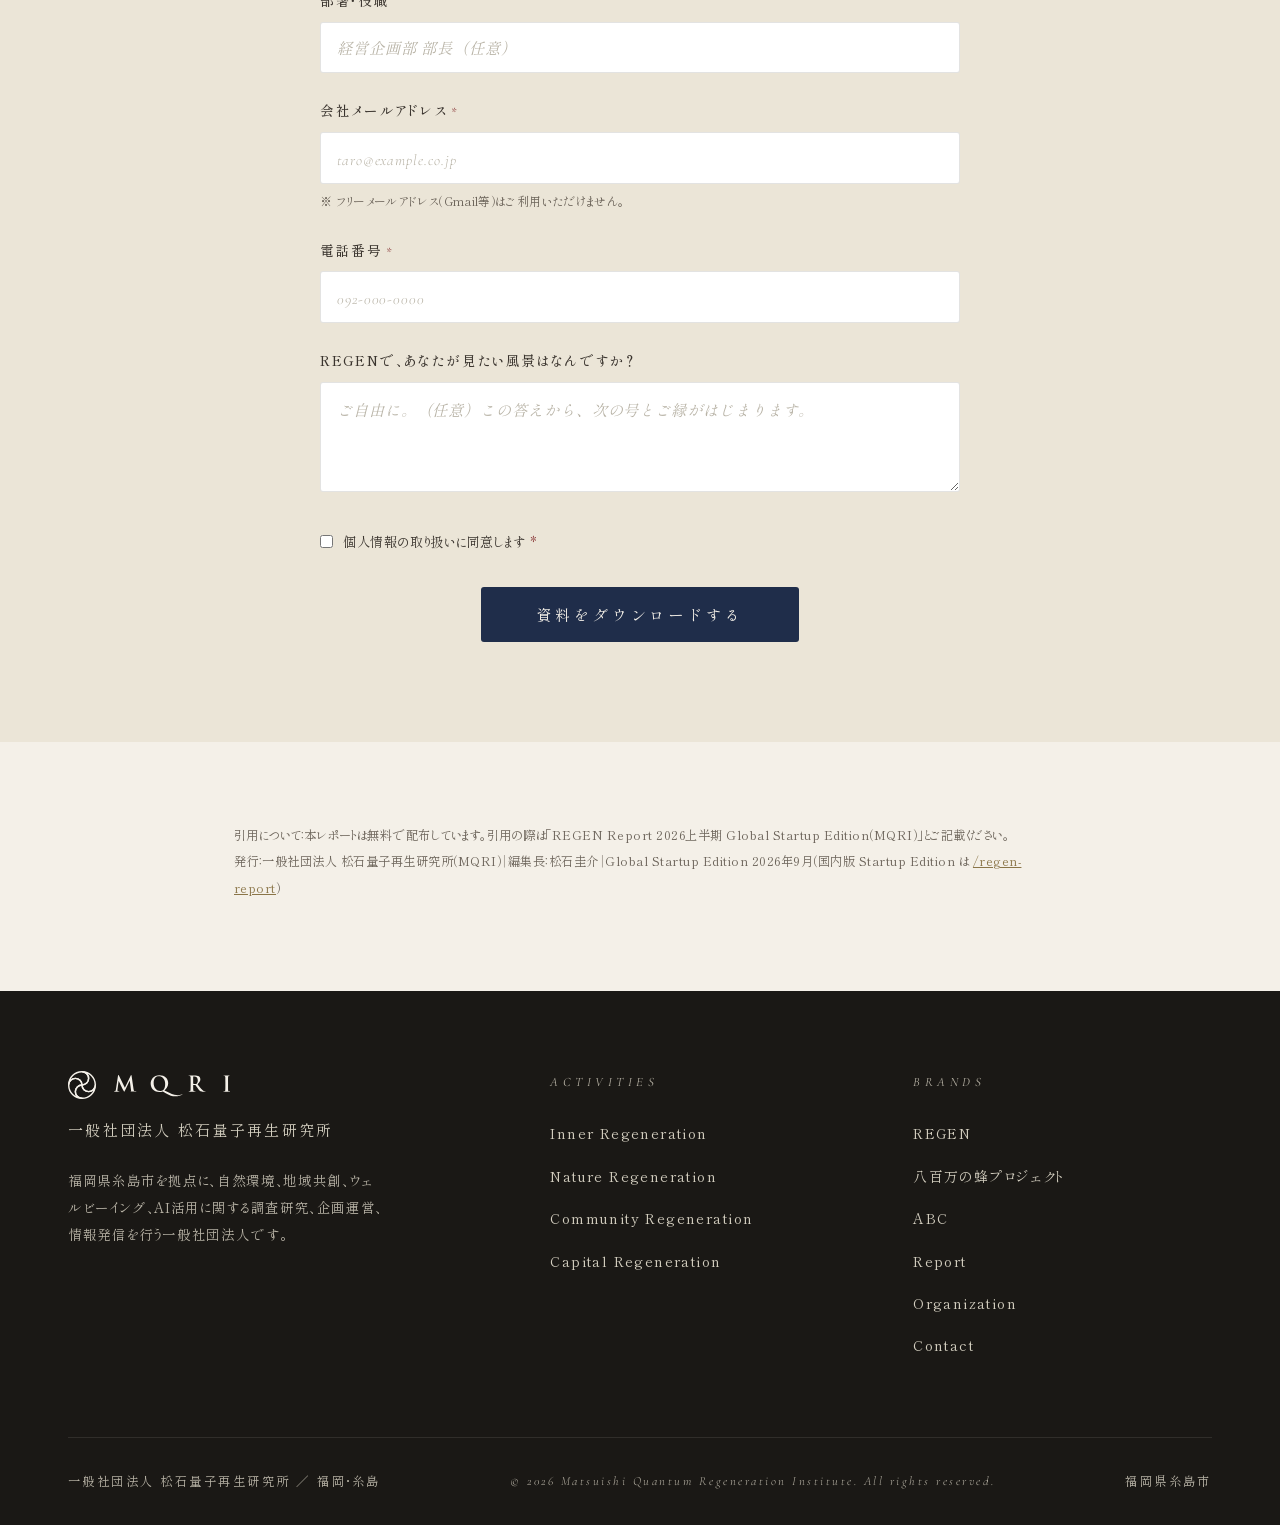
<file: regen-report/global.html>
<!DOCTYPE html>
<html lang="ja">
<head>
<meta charset="UTF-8" />
<meta name="viewport" content="width=device-width, initial-scale=1.0" />
<title>REGEN Report 2026 上半期｜Global Startup Edition ─ 無料ダウンロード ／ MQRI</title>
<meta name="description" content="ほぼ、電気。2026年上半期、海外のスタートアップ関連ニュース589件の観測から届ける、世界の再生マネーの目録。全20ページ・無料。" />
<meta property="og:title" content="REGEN Report 2026 上半期｜Global Startup Edition" />
<meta property="og:description" content="ほぼ、電気。海外589件の観測から、再生に向かった44件・56.8億ドルを数えた目録。全20ページ・無料ダウンロード。" />
<meta property="og:image" content="https://mqri.or.jp/assets/regen-report-global-og.png" />
<meta property="og:url" content="https://mqri.or.jp/regen-report/global" />
<meta property="og:type" content="website" />
<link rel="icon" type="image/svg+xml" href="/favicon.svg" />
<link rel="preconnect" href="https://fonts.googleapis.com">
<link rel="preconnect" href="https://fonts.gstatic.com" crossorigin>
<link href="https://fonts.googleapis.com/css2?family=Cormorant+Garamond:ital,wght@0,300;0,400;0,500;1,300;1,400&family=Noto+Serif+JP:wght@200;300;400;500;600;700&family=Shippori+Mincho:wght@400;500;600&display=swap" rel="stylesheet">
<style>
:root {
  --ink: #1a1815;
  --ink-soft: #3a342e;
  --ink-mute: #6b6359;
  --paper: #f4f0e8;
  --paper-warm: #ebe5d7;
  --paper-deep: #e3dcc9;
  --indigo: #1f2d4a;
  --indigo-deep: #0e1729;
  --silver: #b8b3a6;
  --silver-light: #d4cfc0;
  --gold: #8a7548;
  --line: rgba(26, 24, 21, 0.12);
  --line-soft: rgba(26, 24, 21, 0.06);
  --error: #8b3a3a;
}

* { margin: 0; padding: 0; box-sizing: border-box; }

html { scroll-behavior: smooth; }

body {
  font-family: "Shippori Mincho", "Noto Serif JP", "Cormorant Garamond", serif;
  background: var(--paper);
  color: var(--ink);
  line-height: 1.85;
  font-weight: 300;
  font-feature-settings: "palt" 1;
  letter-spacing: 0.04em;
  overflow-x: hidden;
  -webkit-font-smoothing: antialiased;
}

/* Paper texture overlay */
body::before {
  content: "";
  position: fixed;
  inset: 0;
  pointer-events: none;
  z-index: 1;
  background-image:
    radial-gradient(circle at 20% 30%, rgba(138, 117, 72, 0.025) 0%, transparent 50%),
    radial-gradient(circle at 80% 70%, rgba(31, 45, 74, 0.02) 0%, transparent 50%);
  opacity: 0.8;
}

body::after {
  content: "";
  position: fixed;
  inset: 0;
  pointer-events: none;
  z-index: 2;
  background-image: url("data:image/svg+xml;utf8,<svg xmlns='http://www.w3.org/2000/svg' width='200' height='200'><filter id='n'><feTurbulence type='fractalNoise' baseFrequency='0.85' numOctaves='2'/><feColorMatrix values='0 0 0 0 0.1 0 0 0 0 0.09 0 0 0 0 0.08 0 0 0 0.08 0'/></filter><rect width='100%25' height='100%25' filter='url(%23n)'/></svg>");
  opacity: 0.35;
  mix-blend-mode: multiply;
}

.container {
  max-width: 1240px;
  margin: 0 auto;
  padding: 0 clamp(1.5rem, 4vw, 3rem);
  position: relative;
  z-index: 3;
}

/* ───────────── NAV ───────────── */
.nav {
  position: fixed;
  top: 0; left: 0; right: 0;
  z-index: 100;
  padding: 1.4rem 0;
  backdrop-filter: blur(12px);
  -webkit-backdrop-filter: blur(12px);
  background: rgba(244, 240, 232, 0.78);
  border-bottom: 1px solid var(--line-soft);
  transition: all 0.4s ease;
}

.nav-inner {
  display: flex;
  align-items: center;
  justify-content: space-between;
  max-width: 1240px;
  margin: 0 auto;
  padding: 0 clamp(1.5rem, 4vw, 3rem);
}

.nav-logo {
  display: flex;
  align-items: center;
  gap: 0.7rem;
  color: var(--ink);
  text-decoration: none;
}

.nav-logo-svg {
  height: 22px;
  width: auto;
  display: block;
  color: var(--ink);
}

.nav-menu {
  display: flex;
  gap: clamp(1.5rem, 3vw, 2.6rem);
  list-style: none;
  align-items: center;
}

.nav-menu a {
  color: var(--ink-soft);
  text-decoration: none;
  font-size: 0.78rem;
  letter-spacing: 0.22em;
  font-weight: 400;
  transition: color 0.3s;
  position: relative;
}

.nav-menu a::after {
  content: "";
  position: absolute;
  left: 0; bottom: -6px;
  width: 0;
  height: 1px;
  background: var(--ink);
  transition: width 0.35s ease;
}

.nav-menu a:hover { color: var(--ink); }
.nav-menu a:hover::after { width: 100%; }

.nav-menu a.nav-cta {
  padding: 0.7rem 1.6rem;
  border: 1px solid var(--ink);
  font-family: "Cormorant Garamond", "Shippori Mincho", serif;
  font-size: 0.88rem;
  letter-spacing: 0.18em;
  font-weight: 600;
  background: var(--ink);
  color: var(--paper);
  text-decoration: none;
  transition: background 0.25s, color 0.25s, border-color 0.25s;
}

.nav-menu a.nav-cta:hover {
  background: var(--paper);
  color: var(--ink);
  border-color: var(--ink);
}

.nav-menu a.nav-cta::after {
  display: none;
}

@media (max-width: 768px) {
  .nav-menu li:not(:last-child) { display: none; }
}

.mqri-mark { stroke: currentColor; fill: none; stroke-width: 0.78; stroke-miterlimit: 10; }

/* ───────────── HERO ───────────── */
.contact-hero {
  padding: 12rem 0 4rem;
  position: relative;
  overflow: hidden;
}

.contact-hero-bg {
  position: absolute;
  top: 50%;
  right: -15%;
  transform: translateY(-50%);
  width: 600px;
  height: 600px;
  opacity: 0.06;
  z-index: 0;
  pointer-events: none;
}

.contact-hero-bg svg { width: 100%; height: 100%; }

.contact-hero-bg .orbit {
  transform-origin: 50% 50%;
  animation: rotate 80s linear infinite;
}

.contact-hero-bg .orbit-2 { animation-duration: 120s; animation-direction: reverse; }

@keyframes rotate {
  from { transform: rotate(0deg); }
  to { transform: rotate(360deg); }
}

.hero-eyebrow {
  display: flex;
  align-items: center;
  gap: 1rem;
  font-family: "Cormorant Garamond", serif;
  font-size: 0.85rem;
  letter-spacing: 0.5em;
  color: var(--ink-mute);
  margin-bottom: 2rem;
  text-transform: uppercase;
  font-style: italic;
  position: relative;
  z-index: 3;
}

.hero-eyebrow::before {
  content: "";
  width: 60px;
  height: 1px;
  background: var(--ink-mute);
}

.contact-hero h1 {
  font-family: "Shippori Mincho", serif;
  font-size: clamp(2rem, 4.5vw, 3.6rem);
  font-weight: 400;
  line-height: 1.55;
  letter-spacing: 0.08em;
  color: var(--ink);
  margin-bottom: 2rem;
  position: relative;
  z-index: 3;
}

.contact-hero .lead {
  font-size: clamp(0.95rem, 1.4vw, 1.05rem);
  line-height: 2.2;
  color: var(--ink-soft);
  max-width: 640px;
  position: relative;
  z-index: 3;
}

/* ───────────── MAIN GRID ───────────── */
.contact-main {
  padding: 4rem 0 8rem;
  position: relative;
}

.contact-grid {
  display: grid;
  grid-template-columns: 1fr 1.8fr;
  gap: clamp(3rem, 6vw, 6rem);
  align-items: start;
}

@media (max-width: 900px) {
  .contact-grid { grid-template-columns: 1fr; gap: 3rem; }
}

/* ─── INFO COLUMN (LEFT) ─── */
.contact-info {
  position: sticky;
  top: 7rem;
}

.info-block {
  margin-bottom: 3rem;
  padding-bottom: 3rem;
  border-bottom: 1px solid var(--line);
}

.info-block:last-child {
  border-bottom: none;
}

.info-label {
  font-family: "Cormorant Garamond", serif;
  font-style: italic;
  font-size: 0.8rem;
  letter-spacing: 0.4em;
  color: var(--ink-mute);
  text-transform: uppercase;
  margin-bottom: 1.2rem;
}

.info-content {
  font-family: "Shippori Mincho", serif;
  font-size: 1rem;
  line-height: 2.1;
  color: var(--ink);
  letter-spacing: 0.05em;
}

.info-content .mono {
  font-family: "Cormorant Garamond", serif;
  letter-spacing: 0.06em;
}

.info-content a {
  color: var(--indigo);
  text-decoration: none;
  border-bottom: 1px solid var(--silver);
  transition: border-color 0.3s;
}

.info-content a:hover {
  border-bottom-color: var(--indigo);
}

.info-content .small {
  font-size: 0.85rem;
  color: var(--ink-mute);
  margin-top: 0.4rem;
  letter-spacing: 0.08em;
}

/* ─── FORM (RIGHT) ─── */
.form-wrap {
  background: rgba(255, 255, 255, 0.4);
  border: 1px solid var(--line);
  padding: clamp(2rem, 4vw, 3.5rem);
  position: relative;
}

.form-wrap::before {
  content: "";
  position: absolute;
  top: -1px;
  left: -1px;
  width: 40px;
  height: 40px;
  border-top: 2px solid var(--indigo);
  border-left: 2px solid var(--indigo);
}

.form-wrap::after {
  content: "";
  position: absolute;
  bottom: -1px;
  right: -1px;
  width: 40px;
  height: 40px;
  border-bottom: 2px solid var(--indigo);
  border-right: 2px solid var(--indigo);
}

.form-intro {
  margin-bottom: 2.5rem;
  padding-bottom: 2rem;
  border-bottom: 1px solid var(--line);
}

.form-intro h2 {
  font-family: "Shippori Mincho", serif;
  font-size: 1.3rem;
  font-weight: 500;
  letter-spacing: 0.12em;
  margin-bottom: 1rem;
  color: var(--ink);
}

.form-intro p {
  font-size: 0.9rem;
  line-height: 2;
  color: var(--ink-soft);
}

.form-intro .required-note {
  font-family: "Cormorant Garamond", serif;
  font-style: italic;
  font-size: 0.8rem;
  letter-spacing: 0.15em;
  color: var(--ink-mute);
  margin-top: 1rem;
  display: block;
}

.form-intro .required-note .req {
  color: var(--gold);
}

/* ─── FIELD GROUPS ─── */
.field-group {
  margin-bottom: 2.2rem;
}

.field-row {
  display: grid;
  grid-template-columns: 1fr 1fr;
  gap: 1.5rem;
}

@media (max-width: 600px) {
  .field-row { grid-template-columns: 1fr; gap: 2.2rem; }
}

label.field-label {
  display: flex;
  align-items: center;
  gap: 0.5rem;
  font-family: "Shippori Mincho", serif;
  font-size: 0.85rem;
  letter-spacing: 0.2em;
  color: var(--ink);
  margin-bottom: 0.8rem;
  font-weight: 500;
}

.field-label .req {
  font-family: "Cormorant Garamond", serif;
  font-style: italic;
  font-size: 0.75rem;
  letter-spacing: 0.15em;
  color: var(--gold);
}

.field-label .en {
  font-family: "Cormorant Garamond", serif;
  font-style: italic;
  font-size: 0.7rem;
  letter-spacing: 0.25em;
  color: var(--ink-mute);
  text-transform: uppercase;
  font-weight: 400;
  margin-left: auto;
}

/* ─── INPUTS ─── */
input[type="text"],
input[type="email"],
input[type="tel"],
textarea,
select {
  width: 100%;
  padding: 0.95rem 0.2rem;
  background: transparent;
  border: none;
  border-bottom: 1px solid var(--line);
  font-family: "Shippori Mincho", "Noto Serif JP", serif;
  font-size: 0.98rem;
  color: var(--ink);
  letter-spacing: 0.04em;
  transition: border-color 0.3s;
  border-radius: 0;
  appearance: none;
  -webkit-appearance: none;
}

input::placeholder,
textarea::placeholder {
  color: var(--silver);
  font-style: italic;
  font-family: "Cormorant Garamond", "Shippori Mincho", serif;
  letter-spacing: 0.06em;
  font-weight: 300;
}

input:focus,
textarea:focus,
select:focus {
  outline: none;
  border-bottom-color: var(--indigo);
}

textarea {
  min-height: 180px;
  resize: vertical;
  padding: 0.95rem 0.2rem;
  line-height: 1.95;
}

select {
  background-image: url("data:image/svg+xml,%3Csvg xmlns='http://www.w3.org/2000/svg' width='12' height='8' viewBox='0 0 12 8'%3E%3Cpath fill='none' stroke='%231a1815' stroke-width='1' d='M1 1l5 5 5-5'/%3E%3C/svg%3E");
  background-repeat: no-repeat;
  background-position: right 0.3rem center;
  padding-right: 2rem;
  cursor: pointer;
}

/* ─── CATEGORY RADIO PILLS ─── */
.category-grid {
  display: grid;
  grid-template-columns: repeat(auto-fit, minmax(180px, 1fr));
  gap: 0.8rem;
  margin-top: 0.4rem;
}

.category-pill {
  position: relative;
}

.category-pill input[type="radio"] {
  position: absolute;
  opacity: 0;
  pointer-events: none;
}

.category-pill label {
  display: block;
  padding: 1.1rem 1.2rem;
  border: 1px solid var(--line);
  background: var(--paper);
  cursor: pointer;
  transition: all 0.3s ease;
  position: relative;
}

.category-pill label:hover {
  border-color: var(--ink);
  background: var(--paper-warm);
}

.category-pill input[type="radio"]:checked + label {
  border-color: var(--indigo);
  background: var(--paper-warm);
  box-shadow: inset 0 0 0 1px var(--indigo);
}

.category-pill input[type="radio"]:checked + label::after {
  content: "";
  position: absolute;
  top: 0.7rem;
  right: 0.7rem;
  width: 6px;
  height: 6px;
  background: var(--indigo);
  border-radius: 50%;
}

.category-pill .cat-en {
  display: block;
  font-family: "Cormorant Garamond", serif;
  font-style: italic;
  font-size: 0.7rem;
  letter-spacing: 0.3em;
  color: var(--ink-mute);
  text-transform: uppercase;
  margin-bottom: 0.4rem;
}

.category-pill .cat-jp {
  display: block;
  font-family: "Shippori Mincho", serif;
  font-size: 0.95rem;
  font-weight: 500;
  letter-spacing: 0.1em;
  color: var(--ink);
}

.category-pill .cat-desc {
  display: block;
  font-size: 0.72rem;
  letter-spacing: 0.05em;
  color: var(--ink-mute);
  margin-top: 0.3rem;
  line-height: 1.6;
}

/* ─── CHECKBOX ─── */
.checkbox-wrap {
  display: flex;
  align-items: flex-start;
  gap: 0.8rem;
  margin: 2rem 0;
  cursor: pointer;
}

.checkbox-wrap input[type="checkbox"] {
  appearance: none;
  -webkit-appearance: none;
  width: 18px;
  height: 18px;
  border: 1px solid var(--ink);
  background: transparent;
  cursor: pointer;
  position: relative;
  flex-shrink: 0;
  margin-top: 0.3rem;
  transition: all 0.2s;
  border-radius: 0;
}

.checkbox-wrap input[type="checkbox"]:checked {
  background: var(--ink);
}

.checkbox-wrap input[type="checkbox"]:checked::after {
  content: "";
  position: absolute;
  top: 2px;
  left: 5px;
  width: 5px;
  height: 9px;
  border: solid var(--paper);
  border-width: 0 1.5px 1.5px 0;
  transform: rotate(45deg);
}

.checkbox-wrap .check-label {
  font-size: 0.88rem;
  line-height: 1.85;
  color: var(--ink-soft);
}

.checkbox-wrap .check-label a {
  color: var(--indigo);
  text-decoration: none;
  border-bottom: 1px solid var(--silver);
}

/* ─── SUBMIT ─── */
.form-submit {
  margin-top: 1rem;
  display: flex;
  align-items: center;
  justify-content: space-between;
  gap: 1.5rem;
  flex-wrap: wrap;
}

.btn-submit {
  display: inline-flex;
  align-items: center;
  gap: 1rem;
  padding: 1.1rem 2.5rem;
  background: var(--ink);
  color: var(--paper);
  border: 1px solid var(--ink);
  font-family: "Shippori Mincho", serif;
  font-size: 0.85rem;
  letter-spacing: 0.3em;
  cursor: pointer;
  transition: all 0.4s ease;
  font-weight: 400;
}

.btn-submit:hover {
  background: var(--indigo);
  border-color: var(--indigo);
  transform: translateY(-2px);
  letter-spacing: 0.35em;
}

.btn-submit:active {
  transform: translateY(0);
}

.btn-submit .arrow {
  font-family: "Cormorant Garamond", serif;
  transition: transform 0.3s;
}

.btn-submit:hover .arrow {
  transform: translateX(4px);
}

.submit-note {
  font-family: "Cormorant Garamond", serif;
  font-style: italic;
  font-size: 0.78rem;
  letter-spacing: 0.15em;
  color: var(--ink-mute);
}

/* ─── SUCCESS STATE ─── */
.form-success {
  display: none;
  text-align: center;
  padding: 3rem 1rem;
}

.form-success.visible { display: block; }

.form-success svg {
  width: 60px;
  height: 60px;
  margin: 0 auto 1.5rem;
  color: var(--indigo);
  animation: rotate 30s linear infinite;
}

.form-success h3 {
  font-family: "Shippori Mincho", serif;
  font-size: 1.6rem;
  font-weight: 400;
  letter-spacing: 0.15em;
  color: var(--ink);
  margin-bottom: 1.2rem;
}

.form-success p {
  font-size: 0.95rem;
  line-height: 2.1;
  color: var(--ink-soft);
  max-width: 480px;
  margin: 0 auto;
}

/* ─── FOOTER ─── */
footer {
  background: var(--ink);
  color: var(--silver-light);
  padding: 5rem 0 2rem;
  position: relative;
}

.footer-grid {
  display: grid;
  grid-template-columns: 1.4fr 1fr 1fr;
  gap: 4rem;
  margin-bottom: 4rem;
}

@media (max-width: 768px) {
  .footer-grid { grid-template-columns: 1fr; gap: 2.5rem; }
}

.footer-brand .brand-svg {
  height: 28px;
  width: auto;
  display: block;
  color: var(--paper);
  margin-bottom: 1rem;
}

.footer-brand .ja {
  font-family: "Shippori Mincho", serif;
  font-size: 0.95rem;
  letter-spacing: 0.15em;
  color: var(--silver-light);
  margin-bottom: 1.5rem;
}

.footer-brand p {
  font-size: 0.85rem;
  line-height: 2;
  color: var(--silver);
  max-width: 320px;
}

.footer-col h5 {
  font-family: "Cormorant Garamond", serif;
  font-style: italic;
  font-size: 0.8rem;
  letter-spacing: 0.35em;
  color: var(--silver);
  text-transform: uppercase;
  margin-bottom: 1.5rem;
  font-weight: 400;
}

.footer-col ul { list-style: none; }
.footer-col li { margin-bottom: 0.8rem; }
.footer-col a {
  color: var(--silver-light);
  text-decoration: none;
  font-size: 0.88rem;
  letter-spacing: 0.1em;
  transition: color 0.3s;
}
.footer-col a:hover { color: var(--paper); }

.footer-bottom {
  border-top: 1px solid rgba(244, 240, 232, 0.1);
  padding-top: 2rem;
  display: flex;
  justify-content: space-between;
  align-items: center;
  flex-wrap: wrap;
  gap: 1rem;
}

.footer-bottom p {
  font-size: 0.78rem;
  letter-spacing: 0.2em;
  color: var(--silver);
}

.footer-bottom .copy {
  font-family: "Cormorant Garamond", serif;
  font-style: italic;
}

/* ─── REVEAL ─── */
.reveal {
  opacity: 0;
  transform: translateY(20px);
  transition: opacity 1s ease, transform 1s ease;
}

.reveal.visible {
  opacity: 1;
  transform: translateY(0);
}

/* ───────────── MOBILE: iOS Safari paint artifact fixes ───────────── */
@media (max-width: 768px) {
  /* fixed-position overlays with mix-blend-mode leave ghost trails on iOS scroll */
  body::before,
  body::after { display: none; }

  /* infinite SVG rotation churns composite layers — freeze on mobile */
  .contact-hero-bg .orbit { animation: none; }

  /* sticky elements ghost on iOS during fast scroll, and overlap stacked content */
  .contact-info { position: static; top: auto; }

  /* keep fixed nav and decorative bg on their own GPU layers so repaint is clean */
  .nav,
  .contact-hero-bg {
    transform: translateZ(0);
    -webkit-transform: translateZ(0);
    isolation: isolate;
  }

  /* clip hero so the off-screen bg orb can't bleed past during scroll */
  .contact-hero { overflow: hidden; }
}


/* ── 海外版への案内カード ── */
.rr-sister{margin:90px auto 0;max-width:860px;padding:0 24px}
.rr-sister-inner{display:flex;gap:32px;align-items:center;background:#0b0b0d;color:#f4f2ea;padding:30px 32px;text-decoration:none;border:1px solid #2a2a2e;transition:border-color .3s}
.rr-sister-inner:hover{border-color:#ffd400}
.rr-sister-cover{flex:0 0 120px}
.rr-sister-cover img{width:100%;height:auto;display:block;box-shadow:0 8px 28px rgba(0,0,0,.6);border:1px solid #2a2a2e}
.rr-sister-tx{flex:1 1 300px;min-width:240px}
.rr-sister .rr-label{color:#ffd400;margin-bottom:8px}
.rr-sister h2{font-family:"Helvetica Neue",Helvetica,"Hiragino Sans",sans-serif;font-size:clamp(1.5rem,3vw,2.1rem);font-weight:800;letter-spacing:-.02em;line-height:1.15;color:#f4f2ea;margin:0 0 10px}
.rr-sister h2 em{font-style:normal;color:#ffd400}
.rr-sister p{color:#c8c6bc;font-size:.86rem;line-height:1.95;letter-spacing:.03em;margin:0 0 14px}
.rr-sister-cta{display:inline-block;color:#ffd400;font-size:.84rem;letter-spacing:.14em;font-weight:700;font-family:"Helvetica Neue",Helvetica,"Hiragino Sans",sans-serif}
@media (max-width:560px){.rr-sister-inner{flex-direction:column;align-items:flex-start;padding:24px 22px}.rr-sister-cover{flex-basis:auto;width:110px}}

/* ── Global Startup Edition ページ（黒×電気の黄色） ── */
.rr-hero.gl{background:#0b0b0d;color:#f4f2ea}
.rr-hero.gl .rr-hero-fig{flex:0 1 300px;min-width:220px}
.rr-hero.gl .rr-hero-fig img{width:100%;max-width:300px;height:auto;display:block;margin:0 auto;box-shadow:0 14px 48px rgba(0,0,0,.7);border:1px solid #2a2a2e}
.rr-hero.gl .rr-eyebrow{color:#ffd400}
.rr-hero.gl .rr-h1{font-family:"Helvetica Neue",Helvetica,"Hiragino Sans",sans-serif;font-weight:800;letter-spacing:-.02em;line-height:1.1;color:#f4f2ea}
.rr-hero.gl .rr-h1 .g{color:#ffd400}
.rr-hero.gl .rr-sub{color:#c8c6bc}
.rr-hero.gl .rr-cap{color:#8d8c85}
.rr-hero.gl .rr-cta{border-color:#ffd400;color:#ffd400}
.rr-hero.gl .rr-cta:hover{background:#ffd400;color:#0b0b0d}
.rr-hero.gl .rr-stats{border-top-color:#2a2a2e}
.rr-hero.gl .rr-stats .s+.s{border-left-color:#2a2a2e}
.rr-hero.gl .rr-stats .v{font-family:"Helvetica Neue",Helvetica,sans-serif;font-weight:800;letter-spacing:-.02em}
.rr-hero.gl .rr-stats .v.g{color:#ffd400}
.rr-hero.gl .rr-stats .k{color:#8d8c85}
.rr-hero.gl .rr-stats .v small{color:#8d8c85}
.rr-sister.jp .rr-sister-inner{background:#0a120e;border-color:rgba(236,231,218,.14)}
.rr-sister.jp .rr-sister-inner:hover{border-color:#c9a457}
.rr-sister.jp .rr-label,.rr-sister.jp h2 em,.rr-sister.jp .rr-sister-cta{color:#c9a457}
.rr-sister.jp h2{font-family:"Shippori Mincho","Noto Serif JP",serif;font-weight:500;letter-spacing:.06em;font-size:clamp(1.3rem,2.6vw,1.8rem)}
.rr-sister.jp .rr-sister-cta{font-family:"Shippori Mincho",serif;font-weight:500}
.rr-sister.jp .rr-sister-cover{flex:0 0 96px;text-align:center}
.rr-sister.jp .rr-sister-cover svg{width:96px;height:96px}
.rr-success .rr-dl-btn.dark{background:#0b0b0d;color:#ffd400}
</style>

<style>
/* ===== REGEN Report DLページ専用 ===== */
.rr-hero{background:#0a120e;color:#ece7da;padding:110px 0 0;font-family:"Shippori Mincho","Noto Serif JP",serif}
.rr-hero-inner{max-width:1080px;margin:0 auto;padding:40px 24px 0;display:flex;align-items:center;gap:56px;flex-wrap:wrap;justify-content:center}
.rr-hero-fig{flex:0 1 440px;min-width:300px;text-align:center}
.rr-hero-tx{flex:1 1 380px;min-width:300px}
.rr-eyebrow{font-family:"Noto Serif JP",serif;font-size:.72rem;letter-spacing:.42em;color:#c9a457;margin-bottom:18px}
.rr-h1{font-size:clamp(1.6rem,3.6vw,2.5rem);font-weight:500;letter-spacing:.08em;line-height:1.6;color:#ece7da;margin:0 0 14px}
.rr-h1 .g{color:#c9a457}
.rr-sub{font-size:.92rem;color:#a8b3aa;line-height:2.1;letter-spacing:.06em;margin-bottom:26px}
.rr-cta{display:inline-block;border:1px solid #c9a457;color:#c9a457;padding:.95rem 2.4rem;font-size:.92rem;letter-spacing:.22em;text-decoration:none;transition:all .3s}
.rr-cta:hover{background:#c9a457;color:#0a120e}
.rr-cap{font-size:.68rem;color:#6b7a70;letter-spacing:.14em;margin-top:10px}
.rr-stats{max-width:1080px;margin:44px auto 0;padding:0 24px 0;display:flex;border-top:1px solid rgba(236,231,218,.14);flex-wrap:wrap}
.rr-stats .s{flex:1 1 160px;text-align:center;padding:22px 8px 30px}
.rr-stats .s+.s{border-left:1px solid rgba(236,231,218,.07)}
.rr-stats .v{font-size:1.5rem;font-weight:500}
.rr-stats .v small{font-size:.85rem;font-weight:400}
.rr-stats .v.g{color:#c9a457}
.rr-stats .k{font-family:"Noto Serif JP",serif;font-size:.68rem;color:#6b7a70;letter-spacing:.14em;margin-top:8px}
.rr-sec{padding:90px 0 0}
.rr-sec-inner{max-width:860px;margin:0 auto;padding:0 24px}
.rr-label{font-family:"Cormorant Garamond",serif;font-size:.8rem;letter-spacing:.34em;color:var(--gold);text-transform:uppercase;margin-bottom:14px}
.rr-sec h2{font-family:"Shippori Mincho",serif;font-size:clamp(1.3rem,2.6vw,1.7rem);font-weight:500;letter-spacing:.1em;color:var(--ink);margin:0 0 22px}
.rr-sec p.lead{font-size:.95rem;line-height:2.2;color:var(--ink-soft);letter-spacing:.04em}
.rr-hl{display:grid;grid-template-columns:repeat(auto-fit,minmax(190px,1fr));gap:1px;background:var(--line);border:1px solid var(--line);margin-top:34px}
.rr-hl .c{background:var(--paper);padding:26px 20px}
.rr-hl .n{font-family:"Shippori Mincho",serif;font-size:1.45rem;color:var(--indigo);letter-spacing:.02em}
.rr-hl .n b{color:var(--gold);font-weight:500}
.rr-hl .t{font-size:.78rem;color:var(--ink-mute);margin-top:10px;line-height:1.9;letter-spacing:.04em}
.rr-steps{margin-top:30px;border-top:1px solid var(--line)}
.rr-step{display:flex;gap:22px;padding:20px 4px;border-bottom:1px solid var(--line-soft);align-items:baseline}
.rr-step .no{font-family:"Cormorant Garamond",serif;font-size:1.3rem;color:var(--gold);min-width:30px}
.rr-step .b{font-size:.9rem;line-height:2;color:var(--ink-soft)}
.rr-step .b b{color:var(--ink)}
.rr-cats{margin-top:26px;font-size:.85rem;line-height:2;color:var(--ink-soft)}
.rr-cats span{display:inline-block;margin:0 14px 8px 0;padding-left:14px;border-left:2px solid var(--gold)}
.rr-honest{margin-top:30px;background:var(--paper-warm);padding:24px 26px;font-size:.84rem;line-height:2.1;color:var(--ink-soft)}
.rr-honest b{display:block;font-family:"Shippori Mincho",serif;letter-spacing:.16em;margin-bottom:8px;color:var(--ink)}
.rr-toc{margin-top:30px;border-top:2px solid var(--ink)}
.rr-toc .r{display:flex;gap:18px;padding:15px 4px;border-bottom:1px solid var(--line-soft);font-size:.9rem;align-items:baseline}
.rr-toc .no{font-family:"Cormorant Garamond",serif;color:var(--gold);min-width:26px;font-size:1.05rem}
.rr-toc .t{color:var(--ink-soft);letter-spacing:.05em}
.rr-toc .t b{color:var(--ink);font-weight:600}
.rr-who{display:grid;grid-template-columns:repeat(auto-fit,minmax(240px,1fr));gap:14px;margin-top:30px}
.rr-who .w{border:1px solid var(--line);padding:20px 22px;font-size:.88rem;line-height:1.9;color:var(--ink-soft);letter-spacing:.04em}
.rr-who .w b{display:block;color:var(--ink);font-family:"Shippori Mincho",serif;letter-spacing:.1em;margin-bottom:6px}
.rr-form-sec{background:var(--paper-warm);margin-top:100px;padding:90px 0 100px}
.rr-dl-note{font-size:.85rem;color:var(--ink-mute);line-height:2.1;margin-top:12px}
.rr-form{max-width:640px;margin:40px auto 0}
.rr-form .field-group{margin-bottom:1.6rem}
.rr-form label.field-label{display:block;font-size:.85rem;letter-spacing:.12em;color:var(--ink-soft);margin-bottom:.55rem}
.rr-form .req{color:var(--error);margin-left:.3em}
.rr-form input[type=text],.rr-form input[type=email],.rr-form input[type=tel],.rr-form textarea{width:100%;box-sizing:border-box;background:#fff;border:1px solid var(--line);padding:.85rem 1rem;font-size:.95rem;font-family:inherit;color:var(--ink);border-radius:3px}
.rr-form input:focus,.rr-form textarea:focus{outline:none;border-color:var(--gold)}
.rr-form textarea{min-height:110px;resize:vertical}
.rr-form .hint{font-size:.74rem;color:var(--ink-mute);margin-top:.4rem;letter-spacing:.03em}
.rr-agree{display:flex;gap:10px;align-items:flex-start;font-size:.82rem;line-height:1.9;color:var(--ink-soft);margin:1.8rem 0 0}
.rr-agree input{margin-top:5px}
.rr-submit{margin-top:2rem;text-align:center}
.rr-submit button{background:var(--indigo);color:#f4f0e8;border:none;padding:1.05rem 3.4rem;font-size:.95rem;letter-spacing:.26em;font-family:"Shippori Mincho",serif;cursor:pointer;transition:background .3s;border-radius:3px}
.rr-submit button:hover{background:var(--indigo-deep)}
.rr-submit button:disabled{opacity:.55;cursor:wait}
.rr-success{display:none;max-width:640px;margin:40px auto 0;text-align:center;padding:50px 30px;border:1px solid var(--gold);background:var(--paper)}
.rr-success.visible{display:block}
.rr-success h3{font-family:"Shippori Mincho",serif;font-weight:500;font-size:1.25rem;letter-spacing:.2em;margin:0 0 16px;color:var(--ink)}
.rr-success p{font-size:.88rem;color:var(--ink-soft);line-height:2.1;margin:0 0 26px}

/* ── Global Startup Edition ── */
.rr-global{background:#0b0b0d;color:#f4f2ea;margin-top:90px;padding:70px 0 74px}
.rr-global-inner{max-width:1000px;margin:0 auto;padding:0 24px;display:flex;gap:48px;align-items:flex-start;flex-wrap:wrap}
.rr-global-cover{flex:0 0 260px;max-width:100%}
.rr-global-cover img{width:100%;height:auto;display:block;box-shadow:0 10px 40px rgba(0,0,0,.6);border:1px solid #2a2a2e}
.rr-global-tx{flex:1 1 380px;min-width:280px}
.rr-global .rr-label{color:#ffd400}
.rr-global h2{font-family:"Helvetica Neue",Helvetica,"Hiragino Sans",sans-serif;font-size:clamp(1.9rem,4vw,2.9rem);font-weight:800;letter-spacing:-.02em;line-height:1.15;color:#f4f2ea;margin:0 0 16px}
.rr-global h2 em{font-style:normal;color:#ffd400}
.rr-global p.lead{color:#c8c6bc;font-size:.95rem;line-height:2.1;letter-spacing:.03em;margin:0 0 18px}
.rr-global p.lead b{color:#f4f2ea}
.rr-gstats{display:flex;flex-wrap:wrap;border-top:1px solid #f4f2ea;margin:22px 0 8px}
.rr-gstats .s{flex:1 1 130px;padding:16px 14px 16px 0}
.rr-gstats .s+.s{border-left:1px solid #2a2a2e;padding-left:16px}
.rr-gstats .v{font-size:1.9rem;font-weight:800;letter-spacing:-.02em;line-height:1;color:#ffd400;font-family:"Helvetica Neue",Helvetica,sans-serif}
.rr-gstats .v small{font-size:.8rem;color:#8d8c85;margin-left:3px;font-weight:700}
.rr-gstats .k{font-size:.68rem;color:#8d8c85;letter-spacing:.14em;margin-top:8px}
.rr-gtoc{margin-top:18px;display:grid;grid-template-columns:1fr 1fr;gap:6px 24px;font-size:.82rem;color:#c8c6bc}
.rr-gtoc span b{color:#ffd400;font-family:"Helvetica Neue",Helvetica,sans-serif;margin-right:8px}
.rr-global .rr-cta{display:inline-block;margin-top:26px;background:#ffd400;color:#0b0b0d;padding:.9rem 2.2rem;text-decoration:none;letter-spacing:.14em;font-size:.9rem;font-weight:800;font-family:"Helvetica Neue",Helvetica,"Hiragino Sans",sans-serif;border-radius:3px}
.rr-global .note{font-size:.72rem;color:#8d8c85;line-height:1.8;margin-top:14px}
.rr-success .rr-dl-btn+.rr-dl-btn{margin-top:14px}
.rr-success .rr-dl-btn.dark{background:#0b0b0d;color:#ffd400}
@media (max-width:640px){.rr-global-cover{flex-basis:100%;max-width:240px;margin:0 auto}}
.rr-dl-btn{display:inline-block;background:var(--gold);color:#fff;padding:1rem 2.8rem;text-decoration:none;letter-spacing:.2em;font-size:.95rem;font-family:"Shippori Mincho",serif;border-radius:3px}
.rr-credit{max-width:860px;margin:80px auto 0;padding:0 24px 90px;font-size:.78rem;color:var(--ink-mute);line-height:2.1;letter-spacing:.04em}
@media(max-width:720px){.rr-hero{padding-top:90px}.rr-stats .s{flex:1 1 45%}}
</style>

</head>
<body>

<nav class="nav">
  <div class="nav-inner">
    <a href="/" class="nav-logo" aria-label="MQRI">
      <svg class="nav-logo-svg" viewBox="0 0 89.91 15.5" xmlns="http://www.w3.org/2000/svg" aria-hidden="true">
        <g fill="currentColor">
          <path d="M27.72,2.52c.04-.2.11-.31.2-.31s.17.06.32.37l3.25,6.71,3.24-6.8c.1-.19.16-.29.26-.29s.18.12.21.37l1.08,7.36c.11.75.23,1.1.58,1.2.34.11.58.12.74.12.11,0,.19.01.19.08,0,.1-.14.13-.31.13-.3,0-1.94-.04-2.42-.07-.27-.02-.35-.06-.35-.13,0-.06.05-.09.13-.13.07-.02.11-.18.06-.51l-.71-5.24h-.05l-2.59,5.4c-.27.56-.33.67-.44.67s-.23-.24-.42-.59c-.29-.55-1.23-2.37-1.37-2.7-.11-.25-.82-1.75-1.24-2.64h-.05l-.62,4.74c-.02.21-.04.37-.04.56,0,.23.15.33.36.38.21.05.38.06.5.06.1,0,.18.02.18.08,0,.11-.11.13-.29.13-.5,0-1.04-.04-1.25-.04-.23,0-.8.04-1.18.04-.12,0-.21-.02-.21-.13,0-.06.07-.08.19-.08.09,0,.18,0,.36-.04.33-.07.43-.54.49-.94l1.18-7.76Z"/>
          <path d="M52.48,11.32c-.48.18-1.24.31-1.87.31-3.49,0-4.84-2.58-4.84-4.72,0-1.94,1.39-4.61,4.88-4.61,2.84,0,4.82,1.73,4.82,4.51,0,2.09-1.32,3.42-2.07,3.92l2.39,1.23c2.51,1.29,4.09,1.42,4.9,1.42.62,0,1.5-.1,2.32-.42.07-.02.13-.06.18-.06.06,0,.11.05.11.11,0,.07-.06.11-.14.14-.71.34-2.06.89-3.77.89-1.8,0-3.07-.46-5.03-1.62l-1.87-1.1ZM53.8,7.13c0-2.88-1.79-4.26-3.43-4.26s-2.95,1-2.95,3.76,1.71,4.4,3.63,4.4c.95,0,2.75-.42,2.75-3.9Z"/>
          <path d="M67.89,5.92c0-1.81,0-2.14-.02-2.52-.02-.4-.12-.59-.51-.68-.09-.02-.3-.04-.46-.04-.13,0-.2-.02-.2-.11s.08-.11.26-.11c.63,0,1.38.04,1.63.04.4,0,1.31-.04,1.68-.04.75,0,1.55.07,2.19.51.33.23.81.83.81,1.63,0,.88-.37,1.69-1.57,2.67,1.06,1.33,1.88,2.39,2.58,3.13.67.69,1.15.77,1.33.81.13.02.24.04.33.04s.14.04.14.1c0,.09-.08.12-.23.12h-1.13c-.67,0-.96-.06-1.27-.23-.51-.27-.96-.83-1.63-1.75-.48-.65-1.02-1.46-1.18-1.64-.06-.07-.13-.08-.21-.08l-1.04-.02c-.06,0-.09.02-.09.09v.17c0,1.11,0,2.05.06,2.55.04.35.11.61.46.65.18.02.44.05.58.05.1,0,.14.04.14.1,0,.08-.08.12-.24.12-.69,0-1.57-.04-1.75-.04-.23,0-.98.04-1.45.04-.15,0-.24-.04-.24-.12,0-.06.05-.1.19-.1.18,0,.32-.02.43-.05.24-.05.3-.31.35-.65.06-.5.06-1.44.06-2.54v-2.09ZM69.3,6.86c0,.13.02.18.11.21.25.08.61.12.9.12.48,0,.63-.05.84-.2.36-.26.7-.81.7-1.79,0-1.69-1.12-2.18-1.82-2.18-.3,0-.51.01-.63.05-.08.02-.11.07-.11.17v3.62Z"/>
          <path d="M87.11,5.92c0-1.81,0-2.14-.02-2.52-.02-.4-.14-.61-.4-.67-.13-.04-.29-.05-.43-.05-.12,0-.19-.02-.19-.12,0-.07.1-.09.29-.09.45,0,1.2.04,1.55.04.3,0,1-.04,1.45-.04.15,0,.25.02.25.09,0,.1-.07.12-.19.12s-.21.01-.36.04c-.32.06-.42.26-.44.68-.02.38-.02.71-.02,2.52v2.09c0,1.15,0,2.09.05,2.61.04.32.12.54.48.58.17.02.43.05.61.05.13,0,.19.04.19.1,0,.08-.1.12-.23.12-.79,0-1.54-.04-1.86-.04-.27,0-1.02.04-1.5.04-.15,0-.24-.04-.24-.12,0-.06.05-.1.19-.1.18,0,.32-.02.43-.05.24-.05.31-.25.35-.59.06-.5.06-1.44.06-2.59v-2.09Z"/>
        </g>
        <g fill="none" stroke="currentColor" stroke-miterlimit="10" stroke-width="0.78">
          <path d="M11.43,4.07c0,2.03-1.65,3.68-3.68,3.68,0-2.03-1.65-3.68-3.68-3.68S.44,5.67.39,7.66C.44,3.67,3.67.44,7.65.39c.03,0,.06,0,.09,0s.06,0,.09,0c1.99.05,3.59,1.68,3.59,3.68Z"/>
          <path d="M15.11,7.85c-.05,3.99-3.27,7.21-7.26,7.26-.03,0-.06,0-.09,0s-.06,0-.09,0c-1.99-.05-3.59-1.68-3.59-3.68s1.65-3.68,3.68-3.68c0,2.03,1.65,3.68,3.68,3.68s3.63-1.6,3.68-3.59Z"/>
          <path d="M7.65,15.11c-3.99-.05-7.21-3.27-7.26-7.26,0-.03,0-.06,0-.09s0-.06,0-.09c.05-1.99,1.68-3.59,3.68-3.59s3.68,1.65,3.68,3.68c-2.03,0-3.68,1.65-3.68,3.68s1.6,3.63,3.59,3.68Z"/>
          <path d="M15.11,7.75s0,.06,0,.09c-.05,1.99-1.68,3.59-3.68,3.59s-3.68-1.65-3.68-3.68c2.03,0,3.68-1.65,3.68-3.68S9.83.44,7.84.39c3.99.05,7.21,3.27,7.26,7.26,0,.03,0,.06,0,.09Z"/>
        </g>
      </svg>
    </a>
    <ul class="nav-menu">
      <li><a href="/#about">ABOUT</a></li>
      <li><a href="/news/">NEWS</a></li>
      <li><a href="/#business">BUSINESS</a></li>
      <li><a href="/#projects">PROJECTS</a></li>
      <li><a href="/regen-report">REPORT</a></li>
      <li><a href="/#organization">ORGANIZATION</a></li>
      <li><a href="/contact" class="nav-cta">CONTACT</a></li>
    </ul>
  </div>
</nav>

<!-- ═══════ HERO（黒・ほぼ、電気。） ═══════ -->
<section class="rr-hero gl">
  <div class="rr-hero-inner">
    <div class="rr-hero-fig">
      <img src="/assets/regen-report-global-cover.png" alt="REGEN Report 2026 上半期｜Global Startup Edition 表紙「ほぼ、電気。」" width="909" height="1287">
      <div class="rr-cap">表紙 ─ 海外の再生マネー44件を、7本の川で数えた</div>
    </div>
    <div class="rr-hero-tx">
      <div class="rr-eyebrow">REGEN REPORT ｜ GLOBAL STARTUP EDITION</div>
      <h1 class="rr-h1">ほぼ、<span class="g">電気。</span></h1>
      <p class="rr-sub">REGEN Report 2026 上半期｜Global Startup Edition（海外版）<br>同じ半年、海外はどうだったのか。<br>589件の観測から届ける、世界の再生マネーの目録。2冊目・全20ページ。</p>
      <a class="rr-cta" href="#download">資料をダウンロードする（無料）</a>
    </div>
  </div>
  <div class="rr-stats">
    <div class="s"><div class="v">589<small>件</small></div><div class="k">観測した海外案件</div></div>
    <div class="s"><div class="v g">44<small>件</small></div><div class="k">再生に向かった案件（7.5%）</div></div>
    <div class="s"><div class="v g">56.8<small>億ドル</small></div><div class="k">判明34件の合計・国内の約44倍</div></div>
    <div class="s"><div class="v">98<small>%</small></div><div class="k">気候・エネルギーの金額比</div></div>
  </div>
</section>

<!-- ═══════ 概要 ═══════ -->
<section class="rr-sec">
  <div class="rr-sec-inner">
    <div class="rr-label">About</div>
    <h2>同じ物差しを、海外に当てました。</h2>
    <p class="lead">7月に出した国内版（Startup Edition）では、日本の566件から59件の「再生」を数えました。同じ半年、海外はどうだったのか。毎朝ひろってきた海外のスタートアップ関連ニュース<b>589件</b>に、国内版と同じ「人と自然の再生」というレンズを当てた目録です。人と自然の回復に向かうものは<b>44件・56.8億ドル</b>。その98%が、核融合・原子炉・地熱・蓄電池──<b>電気をつくる会社</b>に流れていました。</p>
    <p class="lead">日本の再生マネーが7本の小川なら、海外は1本の大河。大河の名前は「電気」。むずかしい話にはしていません。数字の裏側は各ページの下と巻末の「玄人の棚」に寄せ、まずは絵として眺められるようにしました。<b>目録は、出会いのための地図です。</b></p>
  </div>
</section>

<!-- ═══════ ハイライト ═══════ -->
<section class="rr-sec">
  <div class="rr-sec-inner">
    <div class="rr-label">Highlights</div>
    <h2>この半年の、海外の風景。</h2>
    <div class="rr-hl">
      <div class="c"><div class="n">589件 → <b>44件</b></div><div class="t">観測した海外案件のうち7.5%が人と自然の再生に向かった（国内は10.4%）。</div></div>
      <div class="c"><div class="n"><b>56.8</b>億ドル</div><div class="t">金額が判明した34件の合計。約8,519億円・国内191.9億円の約44倍。</div></div>
      <div class="c"><div class="n">98%が<b>電気</b></div><div class="t">核融合・原子炉・地熱・蓄電池。差のほとんどは上場2社と原子炉・核融合でできている。</div></div>
      <div class="c"><div class="n">地域・人 <b>0件</b></div><div class="t">日本で件数2位だった「地域」と「人的資本」は、海外の記録に一滴も現れなかった。</div></div>
    </div>
  </div>
</section>

<!-- ═══════ 国内版への案内 ═══════ -->
<section class="rr-sister jp" id="startup">
  <a class="rr-sister-inner" href="/regen-report">
    <div class="rr-sister-cover">
      <svg viewBox="0 0 96 96" role="img" aria-label="再生の年輪"><circle cx="48" cy="48" r="46" fill="#0c1611"/><circle cx="48" cy="48" r="10" fill="none" stroke="#c9a457" stroke-width="1.2" opacity=".5"/><circle cx="48" cy="48" r="18" fill="none" stroke="#c9a457" stroke-width="1.2" opacity=".6"/><circle cx="48" cy="48" r="26" fill="none" stroke="#c9a457" stroke-width="1.2" opacity=".7"/><circle cx="48" cy="48" r="34" fill="none" stroke="#c9a457" stroke-width="1.4" opacity=".85"/><circle cx="48" cy="48" r="42" fill="none" stroke="#c9a457" stroke-width="1.8"/></svg>
    </div>
    <div class="rr-sister-tx">
      <div class="rr-label">1冊目 ｜ Startup Edition（国内版・2026年7月）</div>
      <h2>再生に、資本が<em>めぐりはじめた。</em></h2>
      <p>日本のスタートアップ資金調達566件から、再生に向かった59件・191.9億円を数えた創刊号。7本の小川と1本の大河を、同じ机に置いてみてください。</p>
      <span class="rr-sister-cta">国内版のページへ（全18ページ・無料）→</span>
    </div>
  </a>
</section>

<!-- ═══════ 数え方 ═══════ -->
<section class="rr-sec">
  <div class="rr-sec-inner">
    <div class="rr-label">Method</div>
    <h2>数え方を、先に開く。</h2>
    <p class="lead">目録の信頼は、選び方と数え方の公開でつくられると考えています。国内版と同じ7つの川で数え、今号ならではの判断も先に開きます。</p>
    <div class="rr-steps">
      <div class="rr-step"><div class="no">01</div><div class="b"><b>観測 589件</b> ─ 2026年1〜6月に海外で公表されたスタートアップ関連ニュース（資金調達485・IPO 39・ファンド組成28ほか）を毎朝観測。</div></div>
      <div class="rr-step"><div class="no">02</div><div class="b"><b>判定</b> ─ 事業そのものが「人か自然の回復」に向かっているものだけを数えた。「環境負荷を減らす」だけでは数えない。核融合だけでなく核分裂の原子炉も「気候・エネルギー」に含めた。</div></div>
      <div class="rr-step"><div class="no">03</div><div class="b"><b>抽出 44件</b> ─ 同じ会社の複数ラウンドは区分ごとに最大額の1行にまとめた（46行→44件）。金額は米ドル換算・公表値のみ。幅でしか書かれていない中国の8社は金額なし。</div></div>
    </div>
    <div class="rr-cats">
      <span>気候・エネルギー 32</span><span>循環 7</span><span>自然・生物多様性 3</span><span>食・農 2</span><span>ウェルビーイング 1</span><span>人的資本 0</span><span>地域・コミュニティ 0</span>
    </div>
    <div class="rr-honest"><b>この目録の限界（正直に）</b>地域や人の再生は、英語や中国語のニュースの見出しになりにくい。「0件」は海外に無いというより、わたしたちの観測の限界です。脳とつなぐ技術（BCI）・外骨格・睡眠計測など、人の「回復」か「拡張」かを判定しきれなかった40件は今号は数えず、巻末に名前だけ載せました。原子炉を含めた判断とあわせて、異論はむしろ歓迎です。次号の数え方に反映します。</div>
  </div>
</section>

<!-- ═══════ 目次 ═══════ -->
<section class="rr-sec">
  <div class="rr-sec-inner">
    <div class="rr-label">Contents</div>
    <h2>全20ページの目次。</h2>
    <div class="rr-toc">
      <div class="r"><div class="no">1</div><div class="t"><b>総括</b> ─ ほぼ、電気。</div></div>
      <div class="r"><div class="no">2</div><div class="t"><b>REGENマップ</b> ─ 7本の川、1本だけが大河</div></div>
      <div class="r"><div class="no">3</div><div class="t"><b>注目10社</b> ─ 何を回復し、誰が張ったか</div></div>
      <div class="r"><div class="no">4</div><div class="t"><b>誰が張っているか</b> ─ 見出しに出た名前たち</div></div>
      <div class="r"><div class="no">5</div><div class="t"><b>国別</b> ─ アメリカの大河、中国の水路</div></div>
      <div class="r"><div class="no">6</div><div class="t"><b>IPO・ファンド</b> ─ 再生は、海外でも上場した</div></div>
      <div class="r"><div class="no">7</div><div class="t"><b>読みどころ</b> ─ 日本の位置</div></div>
      <div class="r"><div class="no">8</div><div class="t"><b>関わり方</b> ─ 目録から、出会いへ</div></div>
      <div class="r"><div class="no">付</div><div class="t"><b>全目録</b> ─ 再生に向かった44件のすべて（出典つき）</div></div>
      <div class="r"><div class="no">巻</div><div class="t"><b>玄人の棚</b> ─ 数えなかった境界。保留40件の名前</div></div>
    </div>
  </div>
</section>

<!-- ═══════ こんな方に ═══════ -->
<section class="rr-sec">
  <div class="rr-sec-inner">
    <div class="rr-label">For</div>
    <h2>こんな方に。</h2>
    <div class="rr-who">
      <div class="w"><b>投資家のみなさま</b>VC・CVC・金融機関で、海外の再生領域に資金がどう流れたかを俯瞰したい方に。</div>
      <div class="w"><b>事業会社のみなさま</b>電池・農機・海洋・介護など、海外の再生スタートアップと組む接点を探している方に。</div>
      <div class="w"><b>地域金融・自治体のみなさま</b>日本の「暮らし」側の再生を、海外の「電源」側と並べて見たい方に。</div>
      <div class="w"><b>再生に関わる起業家のみなさま</b>同じ川を泳ぐ海外の仲間と、資本の風景を知りたい方に。</div>
    </div>
  </div>
</section>

<!-- ═══════ ダウンロードフォーム ═══════ -->
<section class="rr-form-sec" id="download">
  <div class="rr-sec-inner">
    <div class="rr-label">Download</div>
    <h2>資料をダウンロードする。</h2>
    <p class="rr-dl-note">Global Startup Edition（海外版・全20ページ・A4）・無料。ご記入いただいた方に、PDFをその場でお渡しします。国内版（Startup Edition）は<a href="/regen-report" style="color:var(--gold)">別のページ</a>からどうぞ。<br><span style="font-size:.78rem">お預かりした個人情報は、資料のご提供とご連絡の目的にのみ使用し、目的外の第三者提供はいたしません。<br>※ フォームの送信処理には外部サービス Formspree（formspree.io）を利用しています。</span></p>

    <form class="rr-form" id="rrForm" action="https://formspree.io/f/mlgqklwz" method="POST" novalidate>
      <input type="hidden" name="_subject" value="【REGEN Report DL】Global Startup Edition（海外版）">
      <input type="hidden" name="edition" value="global">
      <input type="hidden" name="source" value="regen-report-global">
      <input type="text" name="_gotcha" tabindex="-1" autocomplete="off" aria-hidden="true" style="position:absolute;left:-9999px;width:1px;height:1px;opacity:0;">

      <div class="field-group"><label class="field-label" for="rr-name">お名前<span class="req">*</span></label><input type="text" id="rr-name" name="name" placeholder="松石 太郎" required></div>
      <div class="field-group"><label class="field-label" for="rr-company">会社名・団体名<span class="req">*</span></label><input type="text" id="rr-company" name="company" placeholder="株式会社◯◯" required></div>
      <div class="field-group"><label class="field-label" for="rr-title">部署・役職</label><input type="text" id="rr-title" name="title" placeholder="経営企画部 部長（任意）"></div>
      <div class="field-group"><label class="field-label" for="rr-email">会社メールアドレス<span class="req">*</span></label><input type="email" id="rr-email" name="email" placeholder="taro@example.co.jp" required><div class="hint">※ フリーメールアドレス（Gmail等）はご利用いただけません。</div></div>
      <div class="field-group"><label class="field-label" for="rr-tel">電話番号<span class="req">*</span></label><input type="tel" id="rr-tel" name="tel" placeholder="092-000-0000" required></div>
      <div class="field-group"><label class="field-label" for="rr-scenery">REGENで、あなたが見たい風景はなんですか？</label><textarea id="rr-scenery" name="scenery" placeholder="ご自由に。（任意）この答えから、次の号とご縁がはじまります。"></textarea></div>

      <label class="rr-agree"><input type="checkbox" name="agree" id="rr-agree" required><span>個人情報の取り扱いに同意します<span class="req">*</span></span></label>

      <div class="rr-submit"><button type="submit" id="rrSubmit">資料をダウンロードする</button><div id="rrError"></div></div>
    </form>

    <div class="rr-success" id="rrSuccess">
      <h3>受け取りました。</h3>
      <p>ありがとうございます。下のボタンから、そのままお持ちください。<br>44社のうち気になった一社の名前を覚えて帰っていただけたら、それがこの目録の成功です。</p>
      <a class="rr-dl-btn dark" href="/assets/REGEN_Report_2026H1_Global_Startup_Edition.pdf" target="_blank" rel="noopener">Global Startup Edition を受け取る（20ページ・約3MB）</a>
      <p style="margin:22px 0 0;font-size:.8rem">国内版「Startup Edition」は <a href="/regen-report" style="color:var(--gold)">こちらのページ</a> から。</p>
    </div>
  </div>
</section>

<div class="rr-credit">引用について：本レポートは無料で配布しています。引用の際は「REGEN Report 2026上半期 Global Startup Edition（MQRI）」とご記載ください。<br>発行：一般社団法人 松石量子再生研究所（MQRI）｜編集長：松石圭介｜Global Startup Edition 2026年9月（国内版 Startup Edition は <a href="/regen-report" style="color:var(--gold)">/regen-report</a>）</div>

<footer>
  <div class="container">
    <div class="footer-grid">
      <div class="footer-brand">
        <svg class="brand-svg" viewBox="0 0 89.91 15.5" xmlns="http://www.w3.org/2000/svg" aria-label="MQRI">
          <g fill="currentColor">
            <path d="M27.72,2.52c.04-.2.11-.31.2-.31s.17.06.32.37l3.25,6.71,3.24-6.8c.1-.19.16-.29.26-.29s.18.12.21.37l1.08,7.36c.11.75.23,1.1.58,1.2.34.11.58.12.74.12.11,0,.19.01.19.08,0,.1-.14.13-.31.13-.3,0-1.94-.04-2.42-.07-.27-.02-.35-.06-.35-.13,0-.06.05-.09.13-.13.07-.02.11-.18.06-.51l-.71-5.24h-.05l-2.59,5.4c-.27.56-.33.67-.44.67s-.23-.24-.42-.59c-.29-.55-1.23-2.37-1.37-2.7-.11-.25-.82-1.75-1.24-2.64h-.05l-.62,4.74c-.02.21-.04.37-.04.56,0,.23.15.33.36.38.21.05.38.06.5.06.1,0,.18.02.18.08,0,.11-.11.13-.29.13-.5,0-1.04-.04-1.25-.04-.23,0-.8.04-1.18.04-.12,0-.21-.02-.21-.13,0-.06.07-.08.19-.08.09,0,.18,0,.36-.04.33-.07.43-.54.49-.94l1.18-7.76Z"/>
            <path d="M52.48,11.32c-.48.18-1.24.31-1.87.31-3.49,0-4.84-2.58-4.84-4.72,0-1.94,1.39-4.61,4.88-4.61,2.84,0,4.82,1.73,4.82,4.51,0,2.09-1.32,3.42-2.07,3.92l2.39,1.23c2.51,1.29,4.09,1.42,4.9,1.42.62,0,1.5-.1,2.32-.42.07-.02.13-.06.18-.06.06,0,.11.05.11.11,0,.07-.06.11-.14.14-.71.34-2.06.89-3.77.89-1.8,0-3.07-.46-5.03-1.62l-1.87-1.1ZM53.8,7.13c0-2.88-1.79-4.26-3.43-4.26s-2.95,1-2.95,3.76,1.71,4.4,3.63,4.4c.95,0,2.75-.42,2.75-3.9Z"/>
            <path d="M67.89,5.92c0-1.81,0-2.14-.02-2.52-.02-.4-.12-.59-.51-.68-.09-.02-.3-.04-.46-.04-.13,0-.2-.02-.2-.11s.08-.11.26-.11c.63,0,1.38.04,1.63.04.4,0,1.31-.04,1.68-.04.75,0,1.55.07,2.19.51.33.23.81.83.81,1.63,0,.88-.37,1.69-1.57,2.67,1.06,1.33,1.88,2.39,2.58,3.13.67.69,1.15.77,1.33.81.13.02.24.04.33.04s.14.04.14.1c0,.09-.08.12-.23.12h-1.13c-.67,0-.96-.06-1.27-.23-.51-.27-.96-.83-1.63-1.75-.48-.65-1.02-1.46-1.18-1.64-.06-.07-.13-.08-.21-.08l-1.04-.02c-.06,0-.09.02-.09.09v.17c0,1.11,0,2.05.06,2.55.04.35.11.61.46.65.18.02.44.05.58.05.1,0,.14.04.14.1,0,.08-.08.12-.24.12-.69,0-1.57-.04-1.75-.04-.23,0-.98.04-1.45.04-.15,0-.24-.04-.24-.12,0-.06.05-.1.19-.1.18,0,.32-.02.43-.05.24-.05.3-.31.35-.65.06-.5.06-1.44.06-2.54v-2.09ZM69.3,6.86c0,.13.02.18.11.21.25.08.61.12.9.12.48,0,.63-.05.84-.2.36-.26.7-.81.7-1.79,0-1.69-1.12-2.18-1.82-2.18-.3,0-.51.01-.63.05-.08.02-.11.07-.11.17v3.62Z"/>
            <path d="M87.11,5.92c0-1.81,0-2.14-.02-2.52-.02-.4-.14-.61-.4-.67-.13-.04-.29-.05-.43-.05-.12,0-.19-.02-.19-.12,0-.07.1-.09.29-.09.45,0,1.2.04,1.55.04.3,0,1-.04,1.45-.04.15,0,.25.02.25.09,0,.1-.07.12-.19.12s-.21.01-.36.04c-.32.06-.42.26-.44.68-.02.38-.02.71-.02,2.52v2.09c0,1.15,0,2.09.05,2.61.04.32.12.54.48.58.17.02.43.05.61.05.13,0,.19.04.19.1,0,.08-.1.12-.23.12-.79,0-1.54-.04-1.86-.04-.27,0-1.02.04-1.5.04-.15,0-.24-.04-.24-.12,0-.06.05-.1.19-.1.18,0,.32-.02.43-.05.24-.05.31-.25.35-.59.06-.5.06-1.44.06-2.59v-2.09Z"/>
          </g>
          <g fill="none" stroke="currentColor" stroke-miterlimit="10" stroke-width="0.78">
            <path d="M11.43,4.07c0,2.03-1.65,3.68-3.68,3.68,0-2.03-1.65-3.68-3.68-3.68S.44,5.67.39,7.66C.44,3.67,3.67.44,7.65.39c.03,0,.06,0,.09,0s.06,0,.09,0c1.99.05,3.59,1.68,3.59,3.68Z"/>
            <path d="M15.11,7.85c-.05,3.99-3.27,7.21-7.26,7.26-.03,0-.06,0-.09,0s-.06,0-.09,0c-1.99-.05-3.59-1.68-3.59-3.68s1.65-3.68,3.68-3.68c0,2.03,1.65,3.68,3.68,3.68s3.63-1.6,3.68-3.59Z"/>
            <path d="M7.65,15.11c-3.99-.05-7.21-3.27-7.26-7.26,0-.03,0-.06,0-.09s0-.06,0-.09c.05-1.99,1.68-3.59,3.68-3.59s3.68,1.65,3.68,3.68c-2.03,0-3.68,1.65-3.68,3.68s1.6,3.63,3.59,3.68Z"/>
            <path d="M15.11,7.75s0,.06,0,.09c-.05,1.99-1.68,3.59-3.68,3.59s-3.68-1.65-3.68-3.68c2.03,0,3.68-1.65,3.68-3.68S9.83.44,7.84.39c3.99.05,7.21,3.27,7.26,7.26,0,.03,0,.06,0,.09Z"/>
          </g>
        </svg>
        <div class="ja">一般社団法人 松石量子再生研究所</div>
        <p>福岡県糸島市を拠点に、自然環境、地域共創、ウェルビーイング、AI活用に関する調査研究、企画運営、情報発信を行う一般社団法人です。</p>
      </div>

      <div class="footer-col">
        <h5>Activities</h5>
        <ul>
          <li><a href="/#regen">Inner Regeneration</a></li>
          <li><a href="/#regen">Nature Regeneration</a></li>
          <li><a href="/#regen">Community Regeneration</a></li>
          <li><a href="/#regen">Capital Regeneration</a></li>
        </ul>
      </div>

      <div class="footer-col">
        <h5>Brands</h5>
        <ul>
          <li><a href="/#structure">REGEN</a></li>
          <li><a href="/#structure">八百万の蜂プロジェクト</a></li>
          <li><a href="/#structure">ABC</a></li>
          <li><a href="/regen-report">Report</a></li>
          <li><a href="/#organization">Organization</a></li>
          <li><a href="/contact">Contact</a></li>
        </ul>
      </div>
    </div>

    <div class="footer-bottom">
      <p>一般社団法人 松石量子再生研究所 ／ 福岡・糸島</p>
      <p class="copy">© 2026 Matsuishi Quantum Regeneration Institute. All rights reserved.</p>
      <p>福岡県糸島市</p>
    </div>
  </div>
</footer>

<script>
const nav = document.querySelector('.nav');
window.addEventListener('scroll', () => {
  if (window.scrollY > 50) {
    nav.style.background = 'rgba(244, 240, 232, 0.92)';
    nav.style.boxShadow = '0 1px 0 rgba(26, 24, 21, 0.08)';
  } else {
    nav.style.background = 'rgba(244, 240, 232, 0.78)';
    nav.style.boxShadow = 'none';
  }
});

const FREE_DOMAINS = ['gmail.com','googlemail.com','yahoo.co.jp','yahoo.com','ymail.ne.jp','icloud.com','me.com','mac.com','hotmail.com','hotmail.co.jp','outlook.com','outlook.jp','live.com','live.jp','msn.com','aol.com','protonmail.com','proton.me','gmx.com','docomo.ne.jp','ezweb.ne.jp','au.com','softbank.ne.jp','i.softbank.jp'];
const rrForm = document.getElementById('rrForm');
const rrBtn = document.getElementById('rrSubmit');
const rrErr = document.getElementById('rrError');

function rrShowError(msg) {
  rrErr.innerHTML = '<div role="alert" style="margin-top:1.2rem;padding:1rem 1.2rem;background:rgba(180,40,40,0.06);border:1px solid rgba(180,40,40,0.35);color:#9a2a2a;border-radius:4px;font-size:0.88rem;line-height:1.8;text-align:left;">' + msg + '</div>';
}

rrForm.addEventListener('submit', async (e) => {
  e.preventDefault();
  rrErr.innerHTML = '';
  const name = rrForm.name.value.trim();
  const company = rrForm.company.value.trim();
  const email = rrForm.email.value.trim();
  const tel = rrForm.tel.value.trim();
  const agree = rrForm.agree.checked;
  if (!name) { rrForm.name.focus(); rrShowError('お名前をご記入ください。'); return; }
  if (!company) { rrForm.company.focus(); rrShowError('会社名・団体名をご記入ください。'); return; }
  if (!email || !/^[^\s@]+@[^\s@]+\.[^\s@]+$/.test(email)) { rrForm.email.focus(); rrShowError('メールアドレスをご確認ください。'); return; }
  const domain = email.split('@')[1].toLowerCase();
  if (FREE_DOMAINS.includes(domain)) { rrForm.email.focus(); rrShowError('恐れ入りますが、会社・団体のメールアドレスをご記入ください。'); return; }
  if (!tel) { rrForm.tel.focus(); rrShowError('電話番号をご記入ください。'); return; }
  if (!agree) { rrForm.agree.focus(); rrShowError('個人情報の取り扱いへの同意をお願いします。'); return; }

  rrBtn.disabled = true;
  rrBtn.textContent = '送信しています…';
  try {
    const res = await fetch(rrForm.action, {
      method: 'POST',
      body: new FormData(rrForm),
      headers: { 'Accept': 'application/json' }
    });
    if (res.ok) {
      rrForm.style.display = 'none';
      document.getElementById('rrSuccess').classList.add('visible');
      document.getElementById('rrSuccess').scrollIntoView({ behavior: 'smooth', block: 'center' });
    } else {
      throw new Error('send failed');
    }
  } catch (err) {
    rrBtn.disabled = false;
    rrBtn.textContent = '資料をダウンロードする';
    rrShowError('送信に失敗しました。お手数ですが、時間をおいて再度お試しください。');
  }
});
</script>

</body>
</html>
</file>
<file: assets/news.css>
/* ============================================================
   MQRI News — shared styles for /news/* pages
   Base / Nav / Footer chunks should stay in sync with
   the inline <style> in index.html and contact.html.
   ============================================================ */

:root {
  --ink: #1a1815;
  --ink-soft: #3a342e;
  --ink-mute: #6b6359;
  --paper: #f4f0e8;
  --paper-warm: #ebe5d7;
  --paper-deep: #e3dcc9;
  --indigo: #1f2d4a;
  --indigo-deep: #0e1729;
  --silver: #b8b3a6;
  --silver-light: #d4cfc0;
  --gold: #8a7548;
  --line: rgba(26, 24, 21, 0.12);
  --line-soft: rgba(26, 24, 21, 0.06);
}

* { margin: 0; padding: 0; box-sizing: border-box; }

html { scroll-behavior: smooth; }

body {
  font-family: "Shippori Mincho", "Noto Serif JP", "Cormorant Garamond", serif;
  background: var(--paper);
  color: var(--ink);
  line-height: 1.85;
  font-weight: 300;
  font-feature-settings: "palt" 1;
  letter-spacing: 0.04em;
  overflow-x: hidden;
  -webkit-font-smoothing: antialiased;
}

body::before {
  content: "";
  position: fixed;
  inset: 0;
  pointer-events: none;
  z-index: 1;
  background-image:
    radial-gradient(circle at 20% 30%, rgba(138, 117, 72, 0.025) 0%, transparent 50%),
    radial-gradient(circle at 80% 70%, rgba(31, 45, 74, 0.02) 0%, transparent 50%);
  opacity: 0.8;
}

body::after {
  content: "";
  position: fixed;
  inset: 0;
  pointer-events: none;
  z-index: 2;
  background-image: url("data:image/svg+xml;utf8,<svg xmlns='http://www.w3.org/2000/svg' width='200' height='200'><filter id='n'><feTurbulence type='fractalNoise' baseFrequency='0.85' numOctaves='2'/><feColorMatrix values='0 0 0 0 0.1 0 0 0 0 0.09 0 0 0 0 0.08 0 0 0 0.08 0'/></filter><rect width='100%25' height='100%25' filter='url(%23n)'/></svg>");
  opacity: 0.35;
  mix-blend-mode: multiply;
}

.container {
  max-width: 1240px;
  margin: 0 auto;
  padding: 0 clamp(1.5rem, 4vw, 3rem);
  position: relative;
  z-index: 3;
}

/* ───────────── NAV ───────────── */
.nav {
  position: fixed;
  top: 0; left: 0; right: 0;
  z-index: 100;
  padding: 1.4rem 0;
  backdrop-filter: blur(12px);
  -webkit-backdrop-filter: blur(12px);
  background: rgba(244, 240, 232, 0.78);
  border-bottom: 1px solid var(--line-soft);
  transition: all 0.4s ease;
}

.nav-inner {
  display: flex;
  align-items: center;
  justify-content: space-between;
  max-width: 1240px;
  margin: 0 auto;
  padding: 0 clamp(1.5rem, 4vw, 3rem);
}

.nav-logo {
  display: flex;
  align-items: center;
  gap: 0.7rem;
  color: var(--ink);
  text-decoration: none;
}

.nav-logo-svg {
  height: 22px;
  width: auto;
  display: block;
  color: var(--ink);
}

.nav-menu {
  display: flex;
  gap: clamp(1.5rem, 3vw, 2.6rem);
  list-style: none;
  align-items: center;
}

.nav-menu a {
  color: var(--ink-soft);
  text-decoration: none;
  font-size: 0.78rem;
  letter-spacing: 0.22em;
  font-weight: 400;
  transition: color 0.3s;
  position: relative;
}

.nav-menu a::after {
  content: "";
  position: absolute;
  left: 0; bottom: -6px;
  width: 0;
  height: 1px;
  background: var(--ink);
  transition: width 0.35s ease;
}

.nav-menu a:hover { color: var(--ink); }
.nav-menu a:hover::after { width: 100%; }

.nav-menu a.nav-cta {
  padding: 0.7rem 1.6rem;
  border: 1px solid var(--ink);
  font-family: "Cormorant Garamond", "Shippori Mincho", serif;
  font-size: 0.88rem;
  letter-spacing: 0.18em;
  font-weight: 600;
  background: var(--ink);
  color: var(--paper);
  text-decoration: none;
  transition: background 0.25s, color 0.25s, border-color 0.25s;
}

.nav-menu a.nav-cta:hover {
  background: var(--paper);
  color: var(--ink);
  border-color: var(--ink);
}

.nav-menu a.nav-cta::after { display: none; }

@media (max-width: 768px) {
  .nav-menu li:not(:last-child) { display: none; }
}

/* ───────────── NEWS LIST (news/index.html) ───────────── */
.news-list-hero {
  padding: 11rem 0 3rem;
  position: relative;
}

.news-list-eyebrow {
  display: flex;
  align-items: center;
  gap: 1rem;
  font-family: "Cormorant Garamond", serif;
  font-size: 0.85rem;
  letter-spacing: 0.5em;
  color: var(--ink-mute);
  margin-bottom: 1.5rem;
  text-transform: uppercase;
  font-style: italic;
}

.news-list-eyebrow::before {
  content: "";
  width: 60px;
  height: 1px;
  background: var(--ink-mute);
}

.news-list-hero h1 {
  font-family: "Shippori Mincho", serif;
  font-size: clamp(2rem, 4.5vw, 3.6rem);
  font-weight: 400;
  line-height: 1.55;
  letter-spacing: 0.08em;
  color: var(--ink);
  margin-bottom: 1.5rem;
}

.news-list-hero .lead {
  font-size: clamp(0.95rem, 1.4vw, 1.05rem);
  line-height: 2.2;
  color: var(--ink-soft);
  max-width: 640px;
}

.news-list-main {
  padding: 3rem 0 8rem;
}

.news-list {
  display: grid;
  gap: 0;
  border-top: 1px solid var(--line);
}

.news-list-item {
  display: grid;
  grid-template-columns: 180px 120px 1fr auto;
  align-items: center;
  gap: 2rem;
  padding: 2rem 0;
  border-bottom: 1px solid var(--line);
  text-decoration: none;
  color: var(--ink);
  transition: background 0.25s, padding-left 0.25s;
}

.news-list-item:hover {
  background: rgba(255, 255, 255, 0.35);
  padding-left: 1rem;
}

.news-list-item .date {
  font-family: "Cormorant Garamond", serif;
  font-size: 0.95rem;
  letter-spacing: 0.18em;
  color: var(--ink-mute);
}

.news-list-item .category {
  font-family: "Shippori Mincho", serif;
  font-size: 0.78rem;
  letter-spacing: 0.2em;
  padding: 0.35rem 0.9rem;
  border: 1px solid var(--ink-mute);
  color: var(--ink-soft);
  justify-self: start;
}

.news-list-item .category.event { color: var(--indigo); border-color: var(--indigo); }
.news-list-item .category.press { color: var(--gold); border-color: var(--gold); }

.news-list-item .title {
  font-family: "Shippori Mincho", serif;
  font-size: 1.05rem;
  line-height: 1.7;
  color: var(--ink);
  letter-spacing: 0.05em;
}

.news-list-item .arrow {
  font-size: 0.95rem;
  color: var(--ink-mute);
  transition: transform 0.25s, color 0.25s;
}

.news-list-item:hover .arrow {
  transform: translateX(6px);
  color: var(--ink);
}

@media (max-width: 768px) {
  .news-list-item {
    grid-template-columns: auto auto;
    grid-template-areas:
      "date category"
      "title title"
      "arrow arrow";
    gap: 0.8rem;
    padding: 1.6rem 0;
  }
  .news-list-item .date { grid-area: date; }
  .news-list-item .category { grid-area: category; justify-self: end; }
  .news-list-item .title { grid-area: title; font-size: 1rem; }
  .news-list-item .arrow { grid-area: arrow; justify-self: end; }
  .news-list-item:hover { padding-left: 0; }
}

/* ───────────── NEWS DETAIL (news/<slug>.html) ───────────── */
.news-detail {
  padding: 9rem 0 6rem;
}

.news-back {
  display: inline-flex;
  align-items: center;
  gap: 0.5rem;
  font-family: "Cormorant Garamond", serif;
  font-size: 0.78rem;
  letter-spacing: 0.28em;
  color: var(--ink-mute);
  text-decoration: none;
  text-transform: uppercase;
  margin-bottom: 2.5rem;
  transition: color 0.25s;
}

.news-back:hover { color: var(--ink); }

.news-detail-meta {
  display: flex;
  align-items: center;
  gap: 1.5rem;
  margin-bottom: 1.5rem;
  flex-wrap: wrap;
}

.news-detail-meta .date {
  font-family: "Cormorant Garamond", serif;
  font-size: 0.95rem;
  letter-spacing: 0.22em;
  color: var(--ink-mute);
}

.news-detail-meta .category {
  font-family: "Shippori Mincho", serif;
  font-size: 0.78rem;
  letter-spacing: 0.2em;
  padding: 0.35rem 0.9rem;
  border: 1px solid var(--ink-mute);
  color: var(--ink-soft);
}

.news-detail-meta .category.event { color: var(--indigo); border-color: var(--indigo); }
.news-detail-meta .category.press { color: var(--gold); border-color: var(--gold); }

.news-detail h1 {
  font-family: "Shippori Mincho", serif;
  font-size: clamp(1.8rem, 4vw, 3rem);
  font-weight: 500;
  line-height: 1.55;
  letter-spacing: 0.06em;
  color: var(--ink);
  margin-bottom: 3rem;
  max-width: 920px;
}

.news-cover {
  width: 100%;
  max-width: 1080px;
  margin: 0 auto 4rem;
  display: block;
  border: 1px solid var(--line);
}

.news-body {
  max-width: 720px;
  margin: 0 auto;
  font-size: 1.02rem;
  line-height: 2.2;
  color: var(--ink-soft);
}

.news-body p { margin-bottom: 1.6rem; }

.news-body h2 {
  font-family: "Shippori Mincho", serif;
  font-size: 1.35rem;
  font-weight: 500;
  letter-spacing: 0.08em;
  color: var(--ink);
  margin: 3rem 0 1.2rem;
  padding-bottom: 0.6rem;
  border-bottom: 1px solid var(--line);
}

.news-body h3 {
  font-family: "Shippori Mincho", serif;
  font-size: 1.1rem;
  font-weight: 500;
  letter-spacing: 0.06em;
  color: var(--ink);
  margin: 2rem 0 0.8rem;
}

.news-body ul, .news-body ol {
  padding-left: 1.6em;
  margin-bottom: 1.6rem;
}

.news-body li { margin-bottom: 0.6rem; }

.news-body dl {
  display: grid;
  grid-template-columns: 8em 1fr;
  gap: 0.9rem 1.5rem;
  margin-bottom: 1.6rem;
  padding: 1.6rem 0;
  border-top: 1px solid var(--line);
  border-bottom: 1px solid var(--line);
}

.news-body dt {
  font-family: "Cormorant Garamond", serif;
  font-style: italic;
  font-size: 0.85rem;
  letter-spacing: 0.18em;
  color: var(--ink-mute);
  text-transform: uppercase;
}

.news-body dd { color: var(--ink); }

@media (max-width: 600px) {
  .news-body dl { grid-template-columns: 1fr; gap: 0.2rem 0; }
  .news-body dt { padding-top: 0.8rem; }
  .news-body dd { padding-bottom: 0.8rem; border-bottom: 1px dotted var(--line); }
  .news-body dd:last-child { border-bottom: none; }
}

.news-body a {
  color: var(--indigo);
  text-decoration: underline;
  text-underline-offset: 3px;
}

.news-body a:hover { color: var(--ink); }

.news-related {
  max-width: 720px;
  margin: 4rem auto 0;
  padding: 2.5rem 0 0;
  border-top: 1px solid var(--line);
}

.news-related-label {
  font-family: "Cormorant Garamond", serif;
  font-style: italic;
  font-size: 0.8rem;
  letter-spacing: 0.4em;
  color: var(--ink-mute);
  text-transform: uppercase;
  margin-bottom: 1.4rem;
}

.news-related ul { list-style: none; padding: 0; }
.news-related li { margin-bottom: 0.8rem; }

.news-related a {
  display: inline-flex;
  align-items: baseline;
  gap: 0.6rem;
  color: var(--ink);
  text-decoration: none;
  font-size: 0.96rem;
  letter-spacing: 0.04em;
  border-bottom: 1px solid var(--ink-mute);
  padding-bottom: 0.15rem;
  transition: border-color 0.25s, color 0.25s;
}

.news-related a:hover {
  color: var(--indigo);
  border-bottom-color: var(--indigo);
}

.news-related a::after {
  content: "↗";
  font-size: 0.85em;
  color: var(--ink-mute);
}

.news-detail-nav {
  max-width: 720px;
  margin: 4rem auto 0;
  padding-top: 2rem;
  border-top: 1px solid var(--line);
  display: flex;
  justify-content: space-between;
  flex-wrap: wrap;
  gap: 1rem;
}

.news-detail-nav a {
  font-family: "Cormorant Garamond", serif;
  font-size: 0.85rem;
  letter-spacing: 0.22em;
  color: var(--ink-mute);
  text-decoration: none;
  text-transform: uppercase;
}

.news-detail-nav a:hover { color: var(--ink); }

/* ───────────── FOOTER (sync with index/contact) ───────────── */
footer {
  background: var(--ink);
  color: var(--silver-light);
  padding: 5rem 0 2rem;
  position: relative;
}

.footer-grid {
  display: grid;
  grid-template-columns: 1.4fr 1fr 1fr;
  gap: 4rem;
  margin-bottom: 4rem;
}

@media (max-width: 768px) {
  .footer-grid { grid-template-columns: 1fr; gap: 2.5rem; }
}

.footer-brand .brand-svg {
  height: 28px;
  width: auto;
  display: block;
  color: var(--paper);
  margin-bottom: 1rem;
}

.footer-brand .ja {
  font-family: "Shippori Mincho", serif;
  font-size: 0.95rem;
  letter-spacing: 0.15em;
  color: var(--silver-light);
  margin-bottom: 1.5rem;
}

.footer-brand p {
  font-size: 0.85rem;
  line-height: 2;
  color: var(--silver);
  max-width: 320px;
}

.footer-col h5 {
  font-family: "Cormorant Garamond", serif;
  font-style: italic;
  font-size: 0.8rem;
  letter-spacing: 0.35em;
  color: var(--silver);
  text-transform: uppercase;
  margin-bottom: 1.5rem;
  font-weight: 400;
}

.footer-col ul { list-style: none; }
.footer-col li { margin-bottom: 0.8rem; }
.footer-col a {
  color: var(--silver-light);
  text-decoration: none;
  font-size: 0.88rem;
  letter-spacing: 0.1em;
  transition: color 0.3s;
}
.footer-col a:hover { color: var(--paper); }

.footer-bottom {
  border-top: 1px solid rgba(244, 240, 232, 0.1);
  padding-top: 2rem;
  display: flex;
  justify-content: space-between;
  align-items: center;
  flex-wrap: wrap;
  gap: 1rem;
}

.footer-bottom p {
  font-size: 0.78rem;
  letter-spacing: 0.2em;
  color: var(--silver);
}

.footer-bottom .copy {
  font-family: "Cormorant Garamond", serif;
  font-style: italic;
}

/* ───────────── MOBILE: iOS Safari paint artifact fixes ───────────── */
@media (max-width: 768px) {
  body::before,
  body::after { display: none; }

  .nav {
    transform: translateZ(0);
    -webkit-transform: translateZ(0);
    isolation: isolate;
  }
}
</file>
